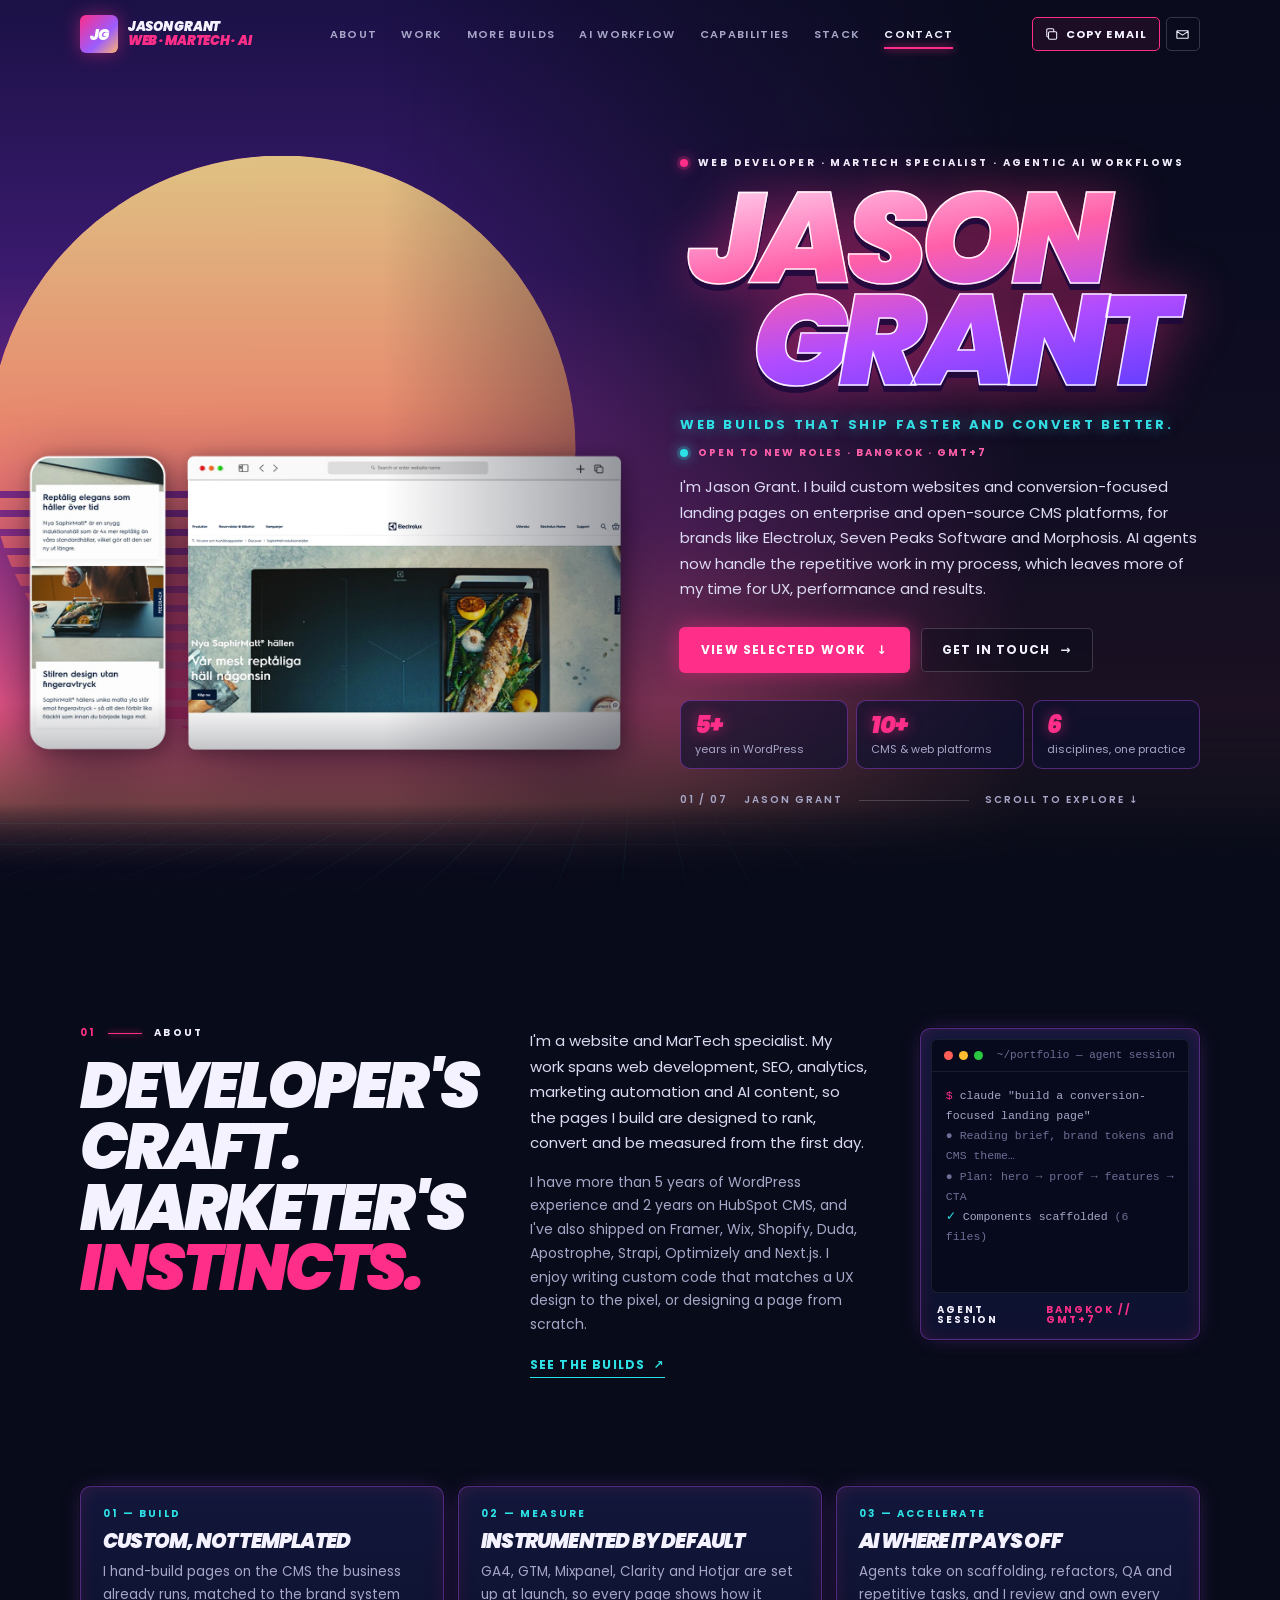
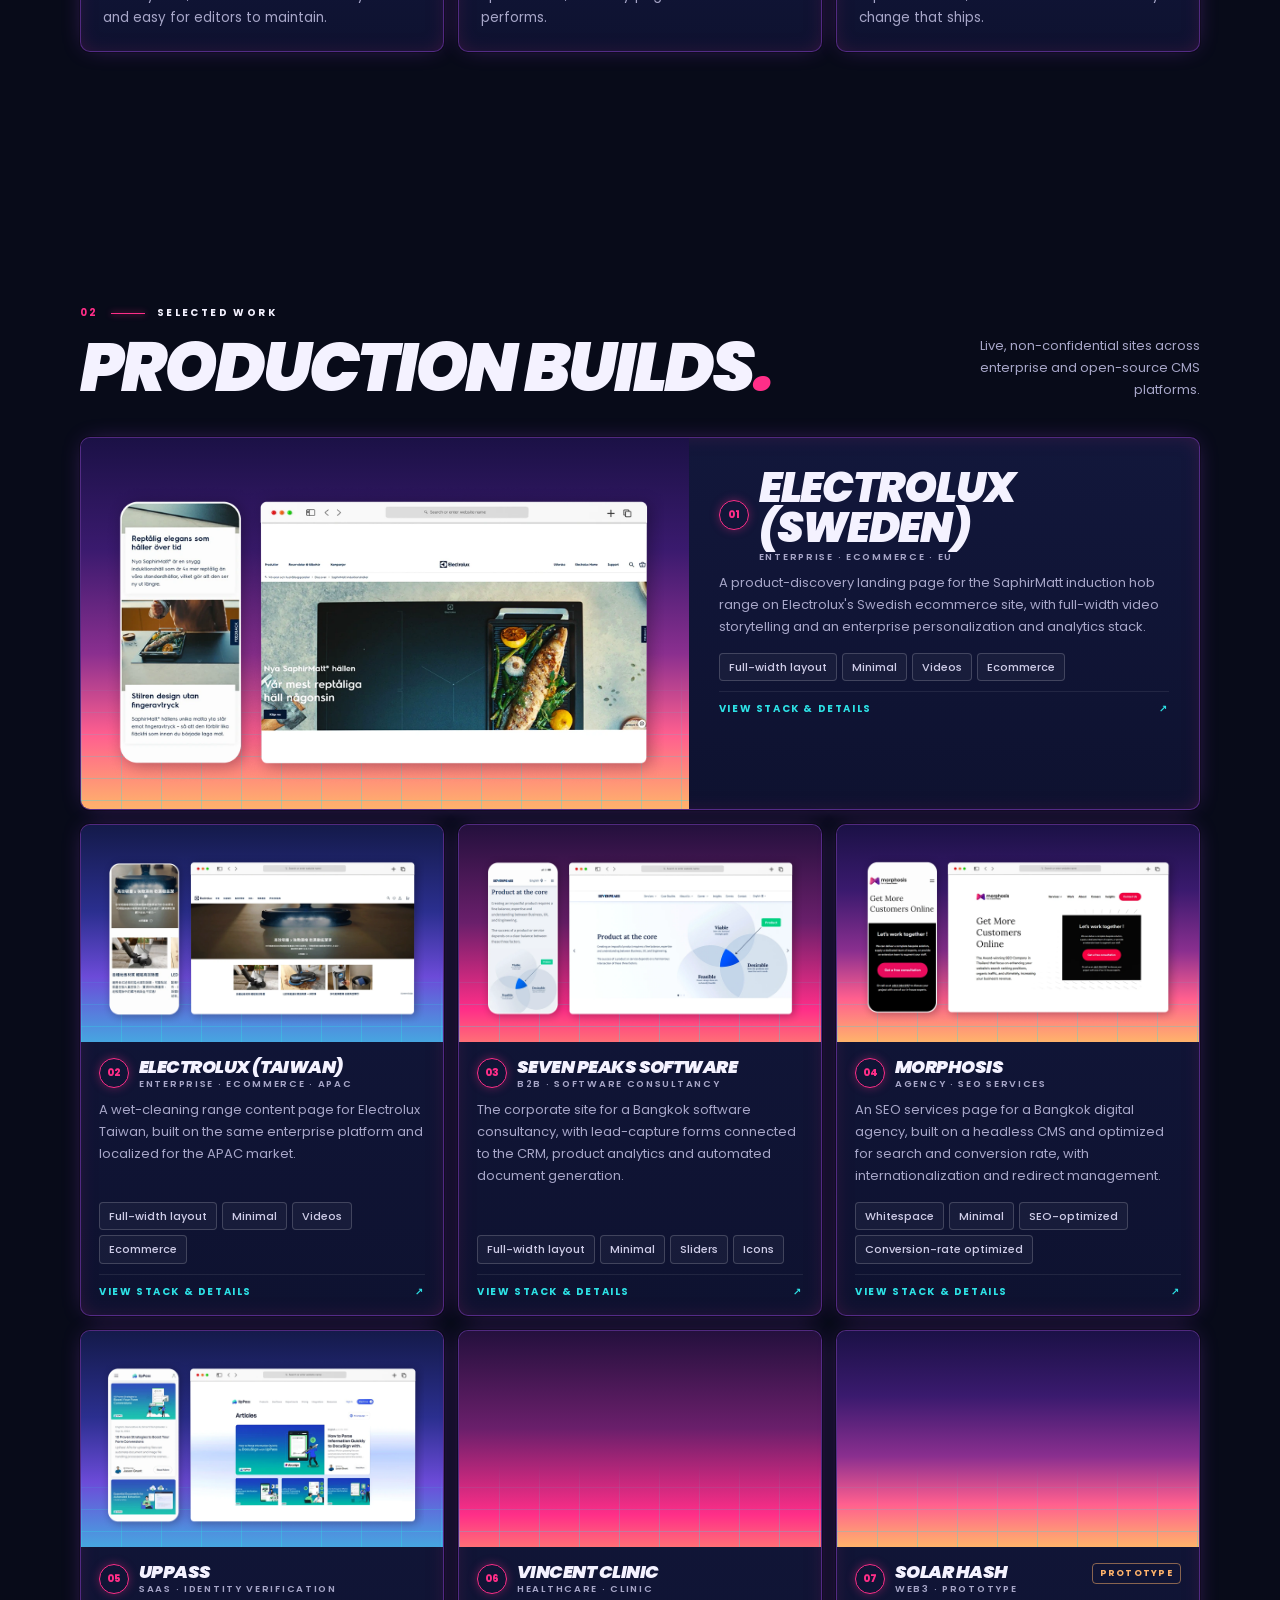
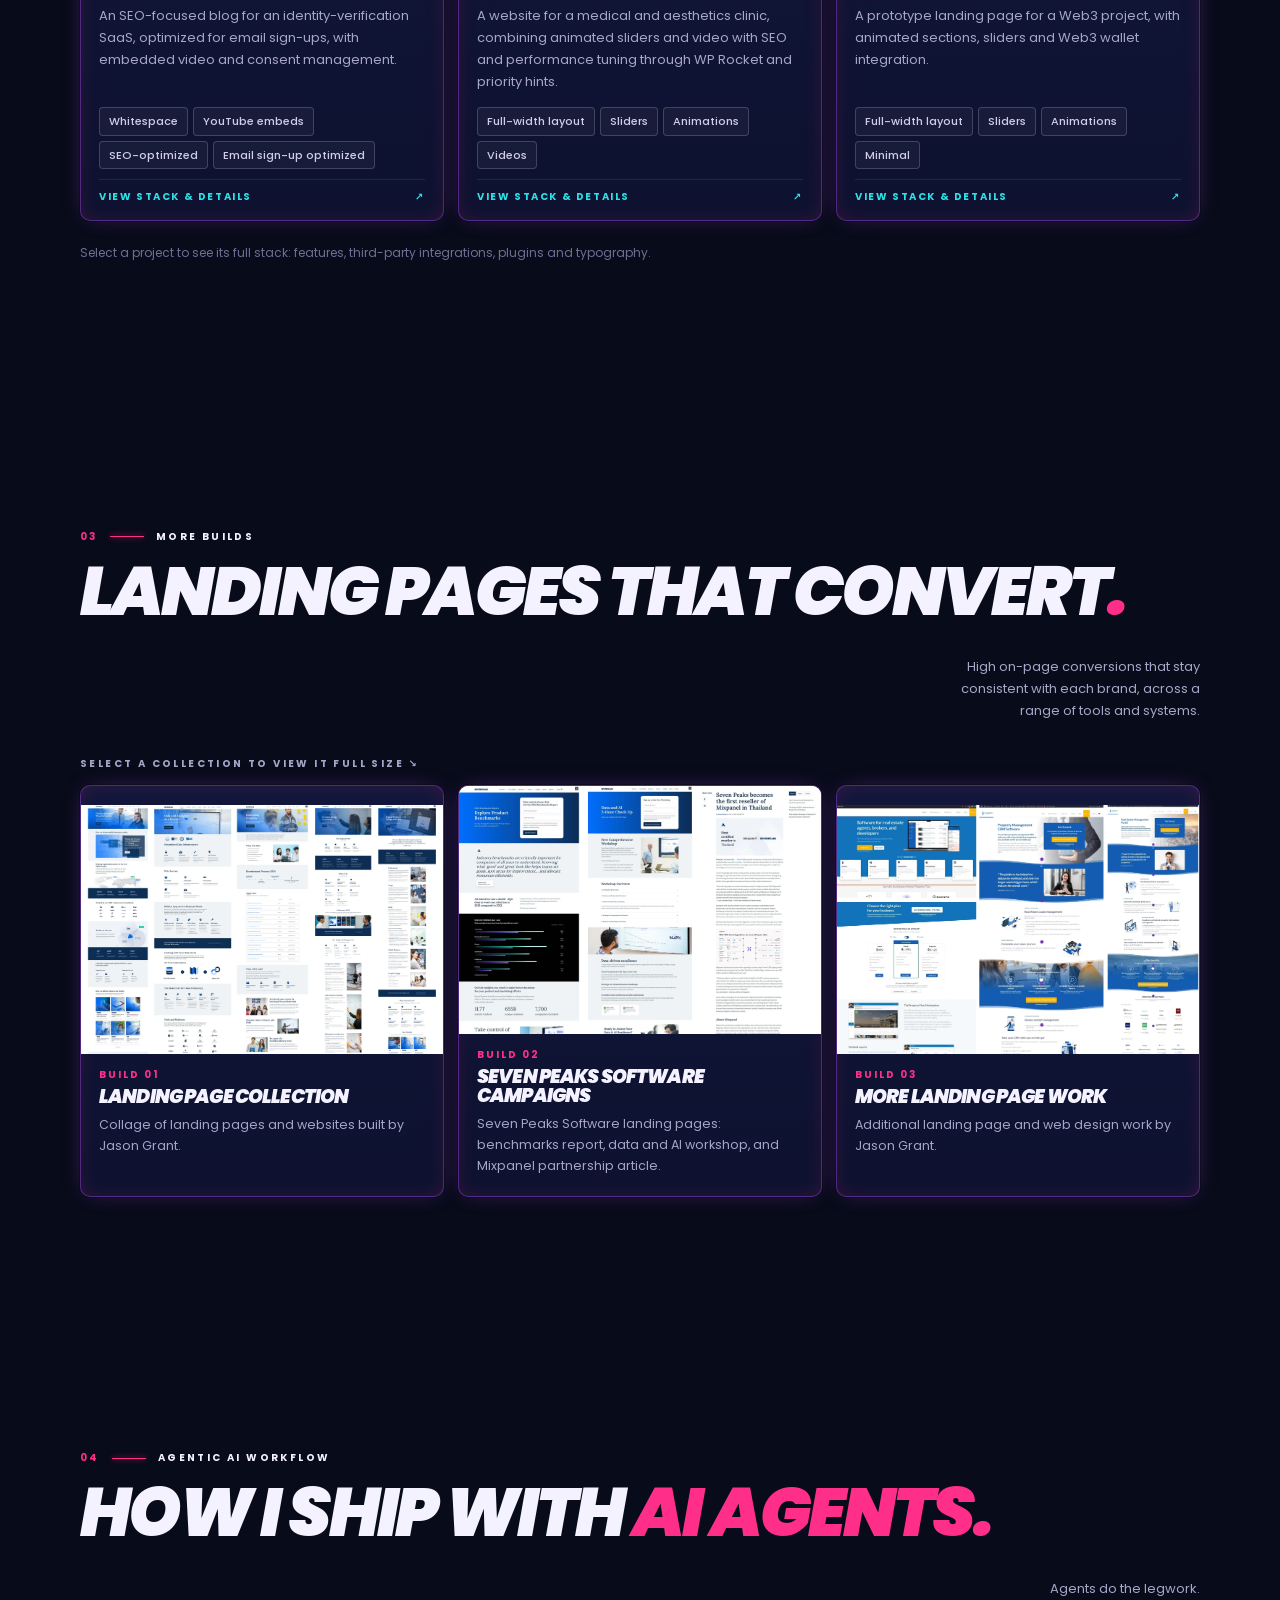
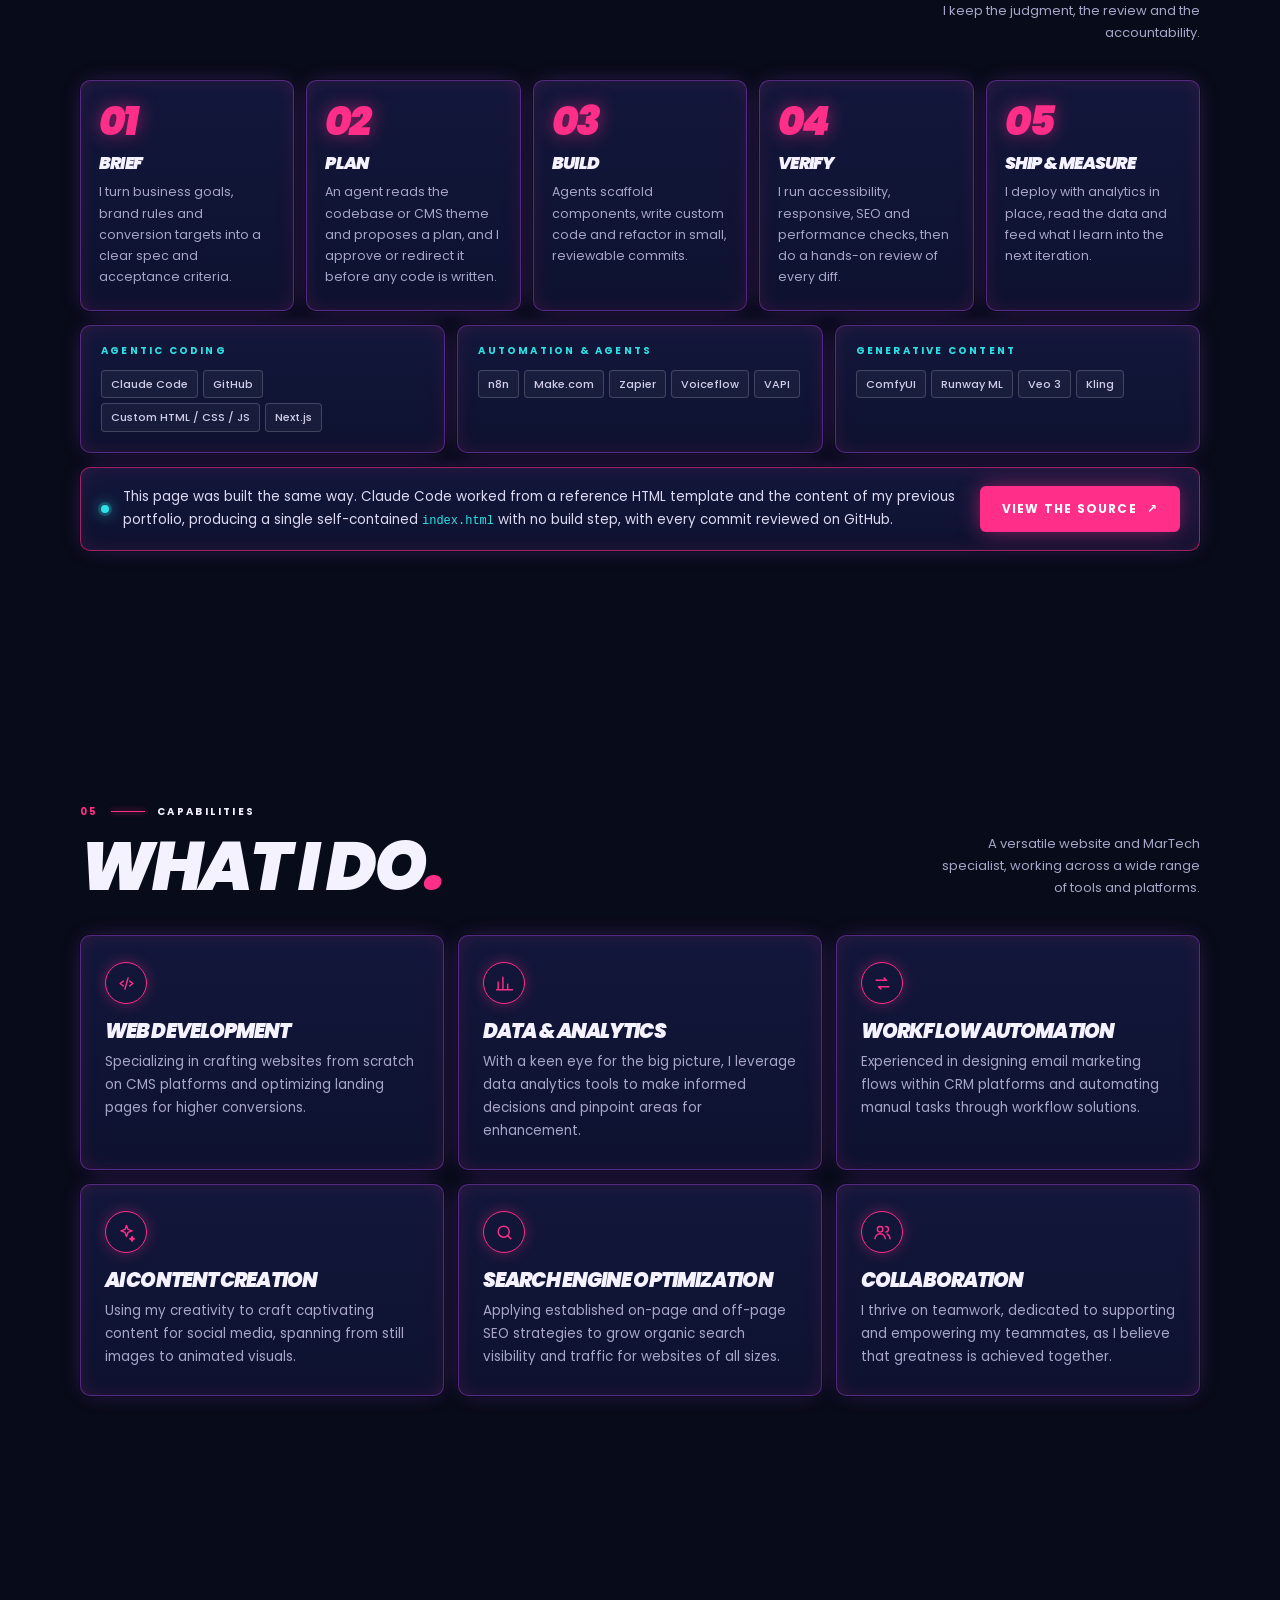
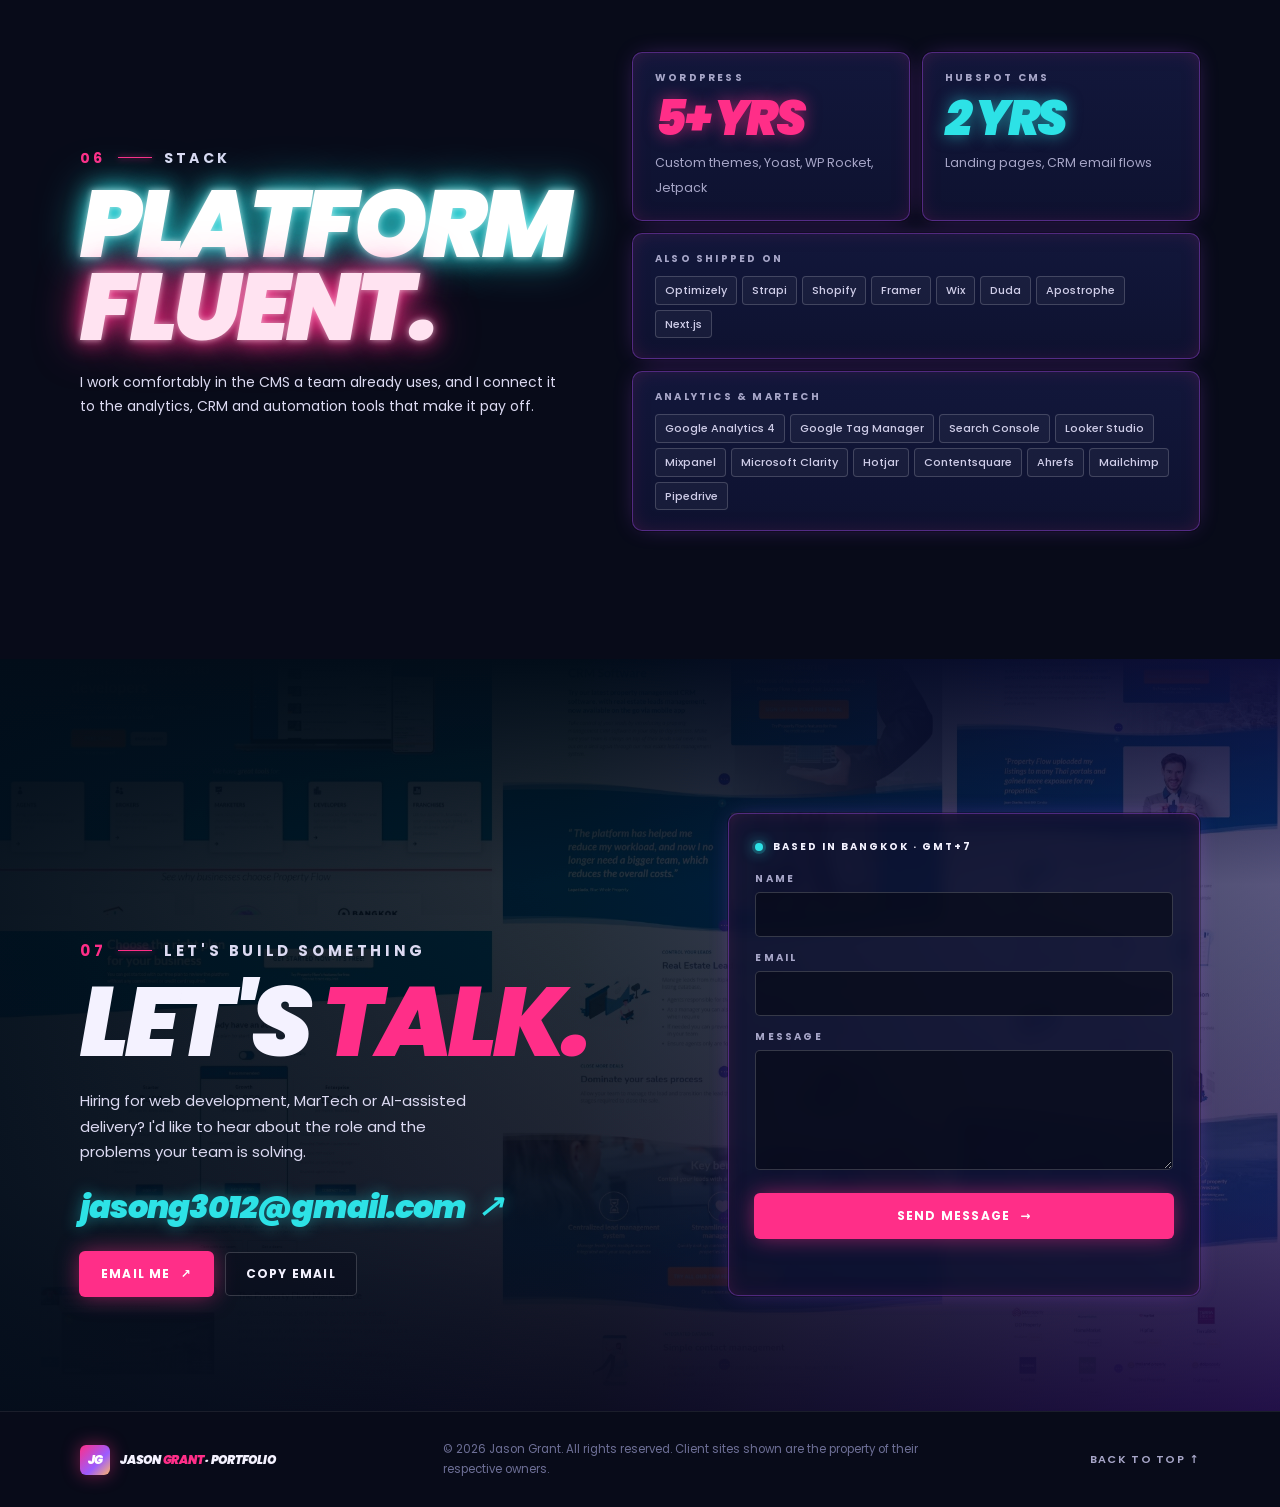
<file: index.html>
<!doctype html>
<html lang="en" class="is-loading">
<head>
<meta charset="utf-8">
<meta name="viewport" content="width=device-width,initial-scale=1">
<meta name="theme-color" content="#080b19">
<meta name="color-scheme" content="dark">
<meta name="description" content="Jason Grant — web developer and MarTech specialist in Bangkok. Custom CMS builds for Electrolux, Seven Peaks Software, Morphosis and more, delivered with agentic, AI-assisted workflows.">
<meta property="og:title" content="Jason Grant — AI-Assisted Web Development Portfolio">
<meta property="og:description" content="Custom CMS builds, conversion-focused landing pages, SEO, analytics and automation — shipped faster with agentic AI workflows.">
<meta property="og:type" content="website">
<meta property="og:image" content="assets/images/elx-eu-web-dev-mockup.webp">
<title>Jason Grant — AI-Assisted Web Development Portfolio</title>
<link rel="preconnect" href="https://fonts.googleapis.com">
<link rel="preconnect" href="https://fonts.gstatic.com" crossorigin>
<link href="https://fonts.googleapis.com/css2?family=Poppins:ital,wght@0,400;0,500;0,600;0,700;1,800;1,900&display=swap" rel="stylesheet">
<style>
:root{
  --bg:#080b19;--bg-2:#0b0f24;--panel:#0e1230;--panel-2:#12173b;
  --line:rgba(255,255,255,.08);--line-2:rgba(255,255,255,.18);
  --neon:rgba(190,80,255,.38);--neon-strong:rgba(255,46,136,.7);
  --text:#f4f2ff;--muted:#a7a6c8;--dim:#6d6f96;
  --pink:#ff2e88;--pink-2:#ff5fa8;--cyan:#2de2e6;--purple:#9b5cff;--orange:#ffb36b;
  --radius:10px;--wrap:1200px;--gutter:clamp(16px,4vw,40px);
  --font:"Poppins",system-ui,-apple-system,"Segoe UI",Roboto,sans-serif;
  --ease:cubic-bezier(.2,.7,.2,1);
  --sunset:linear-gradient(180deg,#1b1146 0%,#3a1a6e 30%,#8a2f8f 58%,#ff5f8f 80%,#ffb36b 100%);
}
*,*::before,*::after{box-sizing:border-box}
html{scroll-behavior:smooth;-webkit-text-size-adjust:100%}
body{margin:0;background:var(--bg);color:var(--text);font:400 15px/1.7 var(--font);overflow-x:hidden;-webkit-font-smoothing:antialiased}
img{max-width:100%;height:auto;display:block}
a{color:inherit}
h1,h2,h3{margin:0;line-height:.95}
p{margin:0 0 1em}
.wrap{width:100%;max-width:var(--wrap);margin:0 auto;padding:0 var(--gutter)}
.sr-only{position:absolute;width:1px;height:1px;padding:0;margin:-1px;overflow:hidden;clip:rect(0,0,0,0);white-space:nowrap;border:0}
.skip-link{position:absolute;left:16px;top:-60px;z-index:200;background:var(--pink);color:#fff;padding:10px 16px;border-radius:6px;font-weight:700;text-decoration:none;transition:top .2s}
.skip-link:focus{top:12px}
:focus-visible{outline:2px solid var(--cyan);outline-offset:3px}

/* Display type: heavy italic uppercase, like the reference template */
.display,.section-heading h2,.display-heading,.work-body h3,.lead h3,.flow-step h3,.cap h3,.contact h2,.dialog-content h2,.neon-heading{
  font-family:var(--font);font-weight:900;font-style:italic;text-transform:uppercase;letter-spacing:-.045em}
.accent{color:var(--pink)}
em.accent,.display-heading em,.contact h2 em{font-style:italic;color:var(--pink)}

/* Loader */
.page-loader{position:fixed;inset:0;z-index:300;display:grid;place-content:center;gap:18px;background:var(--bg);transition:opacity .5s var(--ease),visibility .5s}
html:not(.is-loading) .page-loader{opacity:0;visibility:hidden}
.page-loader-mark{font:900 italic clamp(30px,5vw,48px)/1 var(--font);letter-spacing:-.05em;text-transform:uppercase;text-align:center}
.page-loader-mark span{color:var(--pink)}
.page-loader-track{width:min(260px,70vw);height:3px;background:var(--line);overflow:hidden}
.page-loader-fill{height:100%;width:0;background:linear-gradient(90deg,var(--pink),var(--purple),var(--cyan));transition:width .2s;box-shadow:0 0 12px var(--pink)}
.page-loader-pct{font:600 11px/1 var(--font);letter-spacing:.24em;color:var(--dim);text-align:center}

/* Header */
.site-header{position:fixed;inset:0 0 auto;z-index:100;transition:background .3s,border-color .3s;border-bottom:1px solid transparent}
.site-header.is-scrolled{background:rgba(8,11,25,.88);backdrop-filter:blur(14px);-webkit-backdrop-filter:blur(14px);border-color:var(--line)}
.header-inner{display:flex;align-items:center;gap:24px;height:68px}
.brand{display:flex;align-items:center;gap:10px;text-decoration:none;flex-shrink:0}
.brand-mark{width:38px;height:38px;border-radius:6px;display:grid;place-items:center;font:900 italic 15px/1 var(--font);letter-spacing:-.06em;background:linear-gradient(135deg,var(--pink),var(--purple) 60%,var(--orange));color:#fff;box-shadow:0 0 18px rgba(255,46,136,.45)}
.brand-name{display:flex;flex-direction:column;line-height:1}
.brand-name strong{font:900 italic 13px/1.05 var(--font);letter-spacing:-.02em;text-transform:uppercase}
.brand-name em{font:900 italic 13px/1.05 var(--font);color:var(--pink);text-transform:uppercase;letter-spacing:-.02em}
.main-nav{display:flex;gap:2px;margin:0 auto}
.main-nav a{position:relative;text-decoration:none;font-size:11px;font-weight:600;letter-spacing:.12em;text-transform:uppercase;color:var(--muted);padding:8px 11px;transition:color .2s}
.main-nav a::after{content:"";position:absolute;left:11px;right:11px;bottom:2px;height:2px;background:var(--pink);box-shadow:0 0 8px var(--pink);transform:scaleX(0);transition:transform .25s var(--ease)}
.main-nav a:hover,.main-nav a.is-active{color:var(--text)}
.main-nav a:hover::after,.main-nav a.is-active::after{transform:scaleX(1)}
.header-actions{display:flex;gap:6px;align-items:center}
.copy-email{display:inline-flex;align-items:center;gap:7px;height:34px;padding:0 12px;border-radius:5px;border:1px solid var(--pink);background:rgba(255,46,136,.08);color:var(--text);font:700 11px/1 var(--font);letter-spacing:.1em;text-transform:uppercase;cursor:pointer;transition:background .2s,box-shadow .2s}
.copy-email:hover{background:rgba(255,46,136,.18);box-shadow:0 0 14px rgba(255,46,136,.4)}
.copy-email svg{width:14px;height:14px}
.copy-email.is-copied{border-color:var(--cyan);color:var(--cyan)}
.social-button{width:34px;height:34px;display:grid;place-items:center;border-radius:5px;border:1px solid var(--line-2);color:var(--text);transition:border-color .2s,color .2s,box-shadow .2s}
.social-button:hover{border-color:var(--cyan);color:var(--cyan);box-shadow:0 0 12px rgba(45,226,230,.35)}
.social-button svg{width:15px;height:15px}
.menu-toggle{display:none;width:42px;height:42px;border:1px solid var(--line-2);background:transparent;border-radius:6px;cursor:pointer;flex-direction:column;justify-content:center;align-items:center;gap:5px}
.menu-toggle span{width:18px;height:2px;background:var(--text);transition:transform .25s,opacity .25s}
.menu-toggle[aria-expanded="true"] span:nth-child(1){transform:translateY(7px) rotate(45deg)}
.menu-toggle[aria-expanded="true"] span:nth-child(2){opacity:0}
.menu-toggle[aria-expanded="true"] span:nth-child(3){transform:translateY(-7px) rotate(-45deg)}

/* Buttons */
.button{display:inline-flex;align-items:center;justify-content:center;gap:10px;min-height:44px;padding:0 20px;border-radius:5px;font:700 12px/1 var(--font);letter-spacing:.1em;text-transform:uppercase;text-decoration:none;cursor:pointer;border:1px solid transparent;transition:transform .2s var(--ease),background .2s,border-color .2s,box-shadow .2s}
.button:hover{transform:translateY(-2px)}
.button-primary{background:var(--pink);color:#fff;box-shadow:0 0 0 1px var(--pink),0 0 22px rgba(255,46,136,.55)}
.button-primary:hover{box-shadow:0 0 0 1px var(--pink),0 0 32px rgba(255,46,136,.85)}
.button-outline{border-color:var(--line-2);color:var(--text);background:rgba(8,11,25,.4)}
.button-outline:hover{border-color:var(--text)}
.text-link{display:inline-flex;gap:8px;font-size:12px;font-weight:700;letter-spacing:.1em;text-transform:uppercase;color:var(--cyan);text-decoration:none;border-bottom:1px solid currentColor;padding-bottom:2px}

/* Hero */
.hero{position:relative;min-height:100svh;display:flex;align-items:center;padding:110px 0 56px;overflow:hidden;isolation:isolate}
.hero-art{position:absolute;inset:0;z-index:-3;background:var(--sunset)}
.hero-sun{position:absolute;z-index:-2;left:22%;top:50%;width:min(46vw,620px);aspect-ratio:1;transform:translate(-50%,-50%);border-radius:50%;
  background:linear-gradient(180deg,#ffe08a 0%,#ff9a6b 45%,#ff2e88 100%);
  -webkit-mask-image:repeating-linear-gradient(180deg,#000 0 14px,transparent 14px 20px);mask-image:linear-gradient(180deg,#000 55%,transparent 55%),repeating-linear-gradient(180deg,#000 0 12px,transparent 12px 19px);
  mask-composite:add;-webkit-mask-composite:source-over;opacity:.85;filter:drop-shadow(0 0 60px rgba(255,95,143,.8))}
.hero-floor{position:absolute;z-index:-2;left:-50%;right:-50%;bottom:-2px;height:44%;
  background-image:linear-gradient(rgba(45,226,230,.55) 1px,transparent 1px),linear-gradient(90deg,rgba(45,226,230,.55) 1px,transparent 1px);background-size:70px 46px;
  background-color:#120a2e;transform:perspective(420px) rotateX(62deg);transform-origin:50% 100%;
  -webkit-mask-image:linear-gradient(0deg,#000 20%,transparent 95%);mask-image:linear-gradient(0deg,#000 20%,transparent 95%)}
.hero-mockup{position:absolute;z-index:-1;left:1%;bottom:14%;width:min(49vw,720px);filter:drop-shadow(0 30px 40px rgba(10,4,30,.65))}
.hero-shade{position:absolute;inset:0;z-index:-1;background:linear-gradient(90deg,transparent 30%,rgba(8,11,25,.55) 55%,rgba(8,11,25,.92) 80%),linear-gradient(0deg,var(--bg) 0%,transparent 22%)}
.hero-inner{display:flex;justify-content:flex-end}
.hero-copy{width:min(520px,100%)}
.eyebrow{display:inline-flex;align-items:center;gap:10px;font:700 10px/1.4 var(--font);letter-spacing:.24em;color:var(--text);margin-bottom:18px;text-transform:uppercase}
.glow-dot{flex-shrink:0;width:8px;height:8px;border-radius:50%;background:var(--pink);box-shadow:0 0 0 3px rgba(255,46,136,.2),0 0 14px var(--pink);animation:pulse 2.4s infinite}
.glow-dot.cyan{background:var(--cyan);box-shadow:0 0 0 3px rgba(45,226,230,.2),0 0 14px var(--cyan)}
@keyframes pulse{50%{opacity:.45}}
.wordmark{font:900 italic clamp(68px,10vw,138px)/.8 var(--font);letter-spacing:-.065em;text-transform:uppercase;margin:0 0 22px;
  background:linear-gradient(170deg,#ffd1f0 0%,#ff5fa8 35%,#b04cff 65%,#5a3cff 100%);-webkit-background-clip:text;background-clip:text;color:transparent;
  -webkit-text-stroke:1.5px rgba(255,255,255,.9);filter:drop-shadow(0 6px 0 rgba(30,10,60,.9)) drop-shadow(0 0 26px rgba(255,46,136,.45));padding:0 .2em 0 .06em}
.wordmark{width:max-content}
.wordmark span{display:block}
.wordmark span:last-child{padding-left:.5em}
.hero-tagline{font:700 13px/1.5 var(--font);letter-spacing:.2em;color:var(--cyan);text-transform:uppercase;margin-bottom:12px;text-shadow:0 0 14px rgba(45,226,230,.5)}
.hero-live{display:flex;align-items:center;gap:10px;font:700 10px/1.4 var(--font);letter-spacing:.2em;color:var(--pink-2);text-transform:uppercase;margin-bottom:14px}
.hero-description{font-size:15px;color:#dcdaf2;margin-bottom:26px}
.hero-actions{display:flex;flex-wrap:wrap;gap:12px;margin-bottom:28px}
.hero-stats{display:grid;grid-template-columns:repeat(3,1fr);gap:8px;margin-bottom:26px}
.hero-stat{border:1px solid var(--neon);background:rgba(14,18,48,.65);border-radius:var(--radius);padding:12px 14px}
.hero-stat strong{display:block;font:900 italic 24px/1 var(--font);letter-spacing:-.04em;color:var(--pink);margin-bottom:5px;text-shadow:0 0 14px rgba(255,46,136,.5)}
.hero-stat span{display:block;font-size:11px;line-height:1.3;color:var(--muted)}
.hero-footnote{display:flex;align-items:center;gap:16px;font:600 10px/1 var(--font);letter-spacing:.2em;color:var(--muted);text-transform:uppercase}
.hero-footnote .line{flex:1;max-width:110px;height:1px;background:var(--line-2)}

/* Sections */
.section-shell{padding:clamp(80px,10vw,130px) 0;position:relative}
.section-kicker{display:flex;align-items:center;gap:12px;font:700 10px/1 var(--font);letter-spacing:.24em;color:var(--text);margin-bottom:18px;text-transform:uppercase}
.section-kicker b{color:var(--pink);font-weight:700}
.section-kicker span{width:34px;height:1px;background:var(--pink);box-shadow:0 0 6px var(--pink)}
.section-heading{display:flex;justify-content:space-between;align-items:flex-end;gap:32px;margin-bottom:36px;flex-wrap:wrap}
.section-heading h2{font-size:clamp(38px,5.6vw,68px)}
.section-heading>p{color:var(--muted);font-size:13px;max-width:34ch;margin:0 0 0 auto;text-align:right}
.section-footnote{margin-top:22px;font-size:12px;color:var(--dim)}
.neon-card{background:linear-gradient(180deg,var(--panel-2),var(--panel));border:1px solid var(--neon);border-radius:var(--radius);box-shadow:0 0 0 1px rgba(0,0,0,.3),0 0 24px -8px rgba(176,76,255,.45),inset 0 0 30px -18px rgba(255,46,136,.5)}

/* About / briefing */
.briefing-grid{display:grid;grid-template-columns:1fr 1.15fr .95fr;gap:clamp(28px,4vw,56px);align-items:start}
.display-heading{font-size:clamp(40px,5vw,64px)}
.display-heading em{display:inline}
.briefing-copy p{font-size:15px;color:#dcdaf2}
.briefing-copy p.muted{color:var(--muted);font-size:14px}
.briefing-signal{padding:10px}
.briefing-signal .signal-meta{display:flex;justify-content:space-between;padding:12px 6px 4px;font:700 10px/1 var(--font);letter-spacing:.2em;text-transform:uppercase}
.briefing-signal .signal-meta b{color:var(--pink)}
.terminal{background:#070a1c;border-radius:6px;overflow:hidden;border:1px solid var(--line)}
.terminal-bar{display:flex;align-items:center;gap:6px;padding:10px 12px;border-bottom:1px solid var(--line)}
.terminal-bar i{width:9px;height:9px;border-radius:50%;background:#ff5f57}
.terminal-bar i:nth-child(2){background:#febc2e}.terminal-bar i:nth-child(3){background:#28c840}
.terminal-bar span{margin-left:8px;font:500 11px/1 ui-monospace,SFMono-Regular,Menlo,monospace;color:var(--dim)}
.terminal-body{padding:14px;font:11.5px/1.75 ui-monospace,SFMono-Regular,Menlo,Consolas,monospace;color:var(--muted);min-height:220px}
.terminal-body .p{color:var(--pink)}.terminal-body .ok{color:var(--cyan)}.terminal-body .c{color:var(--dim)}
.terminal-body .cursor{display:inline-block;width:7px;height:13px;background:var(--pink);vertical-align:-2px;animation:blink 1s steps(1) infinite}
@keyframes blink{50%{opacity:0}}
.principles{display:grid;grid-template-columns:repeat(3,1fr);gap:14px;margin-top:56px;grid-column:1/-1}
.principle{padding:22px}
.principle b{display:block;font:700 10px/1 var(--font);letter-spacing:.22em;color:var(--cyan);margin-bottom:12px}
.principle h3{font:900 italic 20px/1 var(--font);letter-spacing:-.04em;text-transform:uppercase;margin-bottom:10px}
.principle p{color:var(--muted);font-size:13.5px;margin:0}

/* Work grid (crew-style tiles) */
.work-grid{display:grid;grid-template-columns:repeat(3,1fr);gap:14px}
.work-card{position:relative;display:flex;flex-direction:column;overflow:hidden;cursor:pointer;text-align:left;color:inherit;font:inherit;padding:0;transition:transform .35s var(--ease),border-color .3s,box-shadow .35s}
.work-card:hover{transform:translateY(-5px);border-color:var(--neon-strong);box-shadow:0 0 0 1px rgba(255,46,136,.35),0 0 34px -6px rgba(255,46,136,.55)}
.work-card.is-featured{grid-column:1/-1;flex-direction:row}
.work-visual{position:relative;background:var(--sunset);aspect-ratio:1440/860;overflow:hidden}
.work-visual::after{content:"";position:absolute;inset:auto 0 0;height:38%;background-image:linear-gradient(rgba(45,226,230,.35) 1px,transparent 1px),linear-gradient(90deg,rgba(45,226,230,.35) 1px,transparent 1px);background-size:40px 22px;-webkit-mask-image:linear-gradient(0deg,#000,transparent);mask-image:linear-gradient(0deg,#000,transparent);pointer-events:none}
.work-card:nth-child(3n+2) .work-visual{background:linear-gradient(180deg,#141a4a 0%,#2b2f8f 40%,#6c4bd8 70%,#2de2e6 120%)}
.work-card:nth-child(3n) .work-visual{background:linear-gradient(180deg,#24103d 0%,#6a1f6b 45%,#ff2e88 85%,#ff9a6b 110%)}
.work-visual img{position:relative;z-index:1;width:100%;height:100%;object-fit:contain;padding:6% 4% 4%;transition:transform .6s var(--ease)}
.work-card:hover .work-visual img{transform:scale(1.05)}
.work-card.is-featured .work-visual{flex:1.35;aspect-ratio:auto;min-height:340px}
.work-body{padding:16px 18px 18px;display:flex;flex-direction:column;gap:10px;flex:1}
.work-card.is-featured .work-body{padding:30px;justify-content:center}
.work-tag{display:flex;align-items:center;gap:10px}
.work-icon{flex-shrink:0;width:30px;height:30px;border-radius:50%;display:grid;place-items:center;border:1px solid var(--pink);color:var(--pink);font:800 10px/1 var(--font);box-shadow:0 0 10px rgba(255,46,136,.35)}
.work-tag div{display:flex;flex-direction:column;gap:3px;min-width:0}
.work-body h3{font-size:18px;letter-spacing:-.03em}
.work-card.is-featured .work-body h3{font-size:clamp(28px,3.4vw,42px)}
.work-kicker{font:600 9.5px/1.2 var(--font);letter-spacing:.18em;color:var(--muted);text-transform:uppercase}
.work-body>p{color:var(--muted);font-size:13px;margin:0}
.badge{margin-left:auto;align-self:flex-start;font:700 9px/1 var(--font);letter-spacing:.14em;color:var(--orange);border:1px solid rgba(255,179,107,.5);padding:5px 7px;border-radius:4px;text-transform:uppercase}
.chips{display:flex;flex-wrap:wrap;gap:5px}
.work-body .chips{margin-top:auto;padding-top:4px}
.chip{font-size:11px;font-weight:500;padding:4px 9px;border-radius:4px;background:rgba(255,255,255,.04);border:1px solid var(--line-2);color:#cfcde8;white-space:nowrap}
.work-cta{display:flex;align-items:center;justify-content:space-between;padding-top:12px;border-top:1px solid var(--line);font:700 10px/1 var(--font);letter-spacing:.16em;text-transform:uppercase;color:var(--cyan)}

/* More builds (local leads) */
.lead-grid{display:grid;grid-template-columns:repeat(3,1fr);gap:14px}
.lead{overflow:hidden;cursor:zoom-in;padding:0;text-align:left;color:inherit;font:inherit;transition:transform .35s var(--ease),box-shadow .35s,border-color .3s}
.lead:hover{transform:translateY(-5px);border-color:var(--neon-strong);box-shadow:0 0 34px -6px rgba(255,46,136,.55)}
.lead-visual{overflow:hidden;background:#fff}
.lead-visual img{width:100%;aspect-ratio:16/11;object-fit:cover;object-position:top;transition:transform .6s var(--ease)}
.lead:hover .lead-visual img{transform:scale(1.04)}
.lead-body{padding:16px 18px 20px}
.lead-num{display:block;font:700 10px/1 var(--font);letter-spacing:.2em;color:var(--pink);margin-bottom:8px}
.lead h3{font-size:19px;margin-bottom:8px}
.lead p{font-size:12.5px;color:var(--muted);margin:0}
.map-instruction{font:700 10px/1 var(--font);letter-spacing:.24em;color:var(--muted);margin:0 0 16px;text-transform:uppercase}

/* Workflow (how-to-buy steps) */
.flow{display:grid;grid-template-columns:repeat(5,1fr);gap:12px;list-style:none;margin:0;padding:0}
.flow-step{padding:20px 18px 22px}
.step-num{display:block;font:900 italic 40px/1 var(--font);letter-spacing:-.05em;color:var(--pink);margin-bottom:14px;text-shadow:0 0 18px rgba(255,46,136,.55)}
.flow-step h3{font-size:17px;margin-bottom:10px}
.flow-step p{color:var(--muted);font-size:12.5px;margin:0}
.toolbelt{margin-top:14px;display:grid;grid-template-columns:repeat(3,1fr);gap:12px}
.tool-group{padding:20px}
.tool-group h3{font:700 10px/1 var(--font);letter-spacing:.22em;color:var(--cyan);margin-bottom:14px;text-transform:uppercase}
.callout{margin-top:14px;display:flex;gap:18px;align-items:center;justify-content:space-between;padding:18px 20px;border-color:rgba(255,46,136,.6)}
.callout-text{display:flex;gap:14px;align-items:center}
.callout p{margin:0;font-size:13.5px;color:#dcdaf2}
.callout code{font:12px ui-monospace,Menlo,monospace;color:var(--cyan)}
.callout .button{flex-shrink:0}

/* Capabilities */
.cap-grid{display:grid;grid-template-columns:repeat(3,1fr);gap:14px}
.cap{padding:26px 24px;transition:transform .35s var(--ease),box-shadow .35s,border-color .3s}
.cap:hover{transform:translateY(-4px);border-color:var(--neon-strong)}
.cap-icon{width:42px;height:42px;border-radius:50%;display:grid;place-items:center;border:1px solid var(--pink);color:var(--pink);margin-bottom:18px;box-shadow:0 0 14px rgba(255,46,136,.35)}
.cap-icon svg{width:19px;height:19px}
.cap h3{font-size:20px;margin-bottom:10px}
.cap p{color:var(--muted);font-size:13.5px;margin:0}

/* Stack (tokenomics) */
.stack-layout{display:grid;grid-template-columns:.85fr 1.15fr;gap:clamp(32px,5vw,64px);align-items:center}
.neon-heading{font-size:clamp(52px,7.4vw,98px);line-height:.88;margin-bottom:22px;color:#fff;
  text-shadow:0 0 6px rgba(255,255,255,.6),0 0 22px var(--cyan),0 0 46px rgba(45,226,230,.6)}
.neon-heading em{font-style:italic;color:#ffe3f1;text-shadow:0 0 6px rgba(255,255,255,.6),0 0 22px var(--pink),0 0 46px rgba(255,46,136,.7)}
.stack-intro p{color:#dcdaf2;font-size:14px}
.stack-cards{display:grid;grid-template-columns:1fr 1fr;gap:12px}
.stack-card{padding:20px 22px}
.stack-card.wide{grid-column:1/-1}
.stack-label{display:block;font:700 10px/1 var(--font);letter-spacing:.22em;color:var(--muted);margin-bottom:12px;text-transform:uppercase}
.stack-label small{color:var(--dim);margin-left:6px;font-size:9px}
.stack-big{display:block;font:900 italic clamp(34px,4vw,48px)/1 var(--font);letter-spacing:-.05em;text-transform:uppercase;margin-bottom:6px;color:var(--pink);text-shadow:0 0 16px rgba(255,46,136,.55)}
.stack-card:nth-child(2) .stack-big,.stack-card:nth-child(4) .stack-big{color:var(--cyan);text-shadow:0 0 16px rgba(45,226,230,.55)}
.stack-card em{font-style:normal;color:var(--muted);font-size:12.5px}

/* Contact (community) */
.contact{position:relative;padding:clamp(100px,12vw,160px) 0 clamp(80px,9vw,120px);overflow:hidden;isolation:isolate}
.contact-bg{position:absolute;inset:0;z-index:-1;background:
  linear-gradient(180deg,var(--bg) 0%,rgba(8,11,25,.35) 30%,rgba(8,11,25,.55) 70%,var(--bg) 100%),
  url("assets/images/web-portfolio-hd-3.webp") center 30%/cover no-repeat;filter:saturate(1.2) hue-rotate(-20deg)}
.contact-bg::after{content:"";position:absolute;inset:0;background:linear-gradient(90deg,rgba(8,11,25,.94) 0%,rgba(8,11,25,.78) 45%,rgba(40,12,70,.55) 100%),linear-gradient(0deg,rgba(255,46,136,.18),transparent 60%)}
.contact-content{display:grid;grid-template-columns:1.1fr .9fr;gap:clamp(32px,6vw,72px);align-items:end}
.contact h2{font-size:clamp(48px,7.6vw,104px);margin-bottom:20px}
.contact-copy>p{color:#dcdaf2;font-size:15px;max-width:46ch}
.contact-email{display:inline-flex;align-items:center;gap:12px;margin:8px 0 26px;font:900 italic clamp(20px,2.8vw,32px)/1.2 var(--font);letter-spacing:-.03em;text-decoration:none;color:var(--cyan);text-shadow:0 0 16px rgba(45,226,230,.45);word-break:break-all}
.contact-links{display:flex;flex-wrap:wrap;gap:12px}
.contact-form{padding:26px;background:rgba(14,18,48,.82);backdrop-filter:blur(8px);-webkit-backdrop-filter:blur(8px)}
.contact-form label{display:block;font:700 10px/1 var(--font);letter-spacing:.22em;color:var(--muted);margin:0 0 8px;text-transform:uppercase}
.contact-form input,.contact-form textarea{width:100%;background:rgba(8,11,25,.7);border:1px solid var(--line-2);border-radius:5px;color:var(--text);font:400 14px/1.5 var(--font);padding:11px 13px;margin-bottom:16px;transition:border-color .2s,box-shadow .2s}
.contact-form input:focus,.contact-form textarea:focus{outline:none;border-color:var(--pink);box-shadow:0 0 12px rgba(255,46,136,.35)}
.contact-form textarea{min-height:120px;resize:vertical}
.contact-form .button{width:100%}
.form-status{min-height:1.5em;margin:12px 0 0;font-size:13px;color:var(--cyan)}
.availability{display:flex;align-items:center;gap:10px;font:700 10px/1.4 var(--font);letter-spacing:.2em;text-transform:uppercase;color:var(--text);margin-bottom:20px}

/* Footer */
.footer{border-top:1px solid var(--line);padding:28px 0}
.footer-inner{display:flex;justify-content:space-between;align-items:center;gap:24px;flex-wrap:wrap;font-size:11.5px;color:var(--dim)}
.footer-brand{display:flex;align-items:center;gap:10px;text-decoration:none}
.footer-brand .brand-mark{width:30px;height:30px;font-size:12px}
.footer-brand span:last-child{font:900 italic 12px/1 var(--font);text-transform:uppercase;color:var(--text);letter-spacing:-.02em}
.footer-brand span:last-child em{color:var(--pink)}
.footer-inner p{margin:0;max-width:60ch}
.back-to-top{color:var(--muted);text-decoration:none;font-weight:600;font-size:11px;letter-spacing:.12em;text-transform:uppercase}
.back-to-top:hover{color:var(--text)}

/* Dialog */
.detail-dialog{width:min(960px,calc(100vw - 32px));max-height:calc(100svh - 32px);padding:0;border:1px solid var(--neon-strong);border-radius:12px;background:var(--bg-2);color:var(--text);overflow:auto;box-shadow:0 0 50px -10px rgba(255,46,136,.5)}
.detail-dialog::backdrop{background:rgba(4,6,14,.82);backdrop-filter:blur(6px)}
.detail-dialog[open]{animation:pop .35s var(--ease)}
@keyframes pop{from{opacity:0;transform:translateY(16px) scale(.98)}}
.dialog-shell{position:relative}
.dialog-close{position:absolute;top:12px;right:12px;z-index:2;width:40px;height:40px;border-radius:6px;border:1px solid var(--line-2);background:rgba(8,11,25,.8);color:#fff;font-size:22px;line-height:1;cursor:pointer}
.dialog-close:hover{border-color:var(--pink)}
.dialog-visual{background:var(--sunset)}
.dialog-visual.is-photo{background:#fff}
.dialog-visual img{width:100%;max-height:58svh;object-fit:contain;padding:3%}
.dialog-visual.is-photo img{padding:0}
.dialog-content{padding:26px clamp(20px,4vw,38px) 34px}
.dialog-content h2{font-size:clamp(30px,4vw,46px);margin-bottom:14px}
.dialog-content>p{color:var(--muted)}
.spec-list{display:grid;grid-template-columns:1fr 1fr;gap:18px 28px;margin:20px 0 26px}
.spec-list dt{font:700 10px/1 var(--font);letter-spacing:.22em;color:var(--cyan);margin-bottom:10px;text-transform:uppercase}
.spec-list dd{margin:0}
.dialog-actions{display:flex;flex-wrap:wrap;gap:12px}

/* Reveal */
.reveal{opacity:0;transform:translateY(26px);transition:opacity .8s var(--ease),transform .8s var(--ease)}
.reveal.is-visible{opacity:1;transform:none}

/* Responsive */
@media (max-width:1100px){
  .main-nav a{padding:8px 7px;font-size:10px}
  .main-nav a::after{left:7px;right:7px}
  .copy-email span{display:none}
  .flow{grid-template-columns:repeat(3,1fr)}
  .briefing-grid{grid-template-columns:1fr 1fr}
  .briefing-signal{grid-column:1/-1;max-width:560px}
}
@media (max-width:900px){
  .menu-toggle{display:flex}
  .header-actions{margin-left:auto}
  .main-nav{position:fixed;inset:68px 0 auto;flex-direction:column;gap:2px;margin:0;padding:14px var(--gutter) 22px;background:rgba(8,11,25,.97);border-bottom:1px solid var(--line);transform:translateY(-8px);opacity:0;visibility:hidden;transition:opacity .25s,transform .25s,visibility .25s}
  .main-nav.is-open{opacity:1;transform:none;visibility:visible}
  .main-nav a{font-size:14px;padding:14px 4px}
  .main-nav a::after{left:4px;right:auto;width:28px}
  .site-header:has(.main-nav.is-open){background:rgba(8,11,25,.97)}
  .hero{align-items:flex-end;padding-top:90px}
  .hero-sun{left:50%;top:26%;width:70vw}
  .hero-mockup{left:50%;transform:translateX(-50%);top:84px;bottom:auto;width:min(92vw,620px)}
  .hero-shade{background:linear-gradient(0deg,var(--bg) 0%,rgba(8,11,25,.92) 45%,rgba(8,11,25,.2) 72%,transparent 100%)}
  .hero-inner{justify-content:flex-start;padding-top:min(56vw,370px)}
  .briefing-grid,.stack-layout,.contact-content{grid-template-columns:1fr}
  .principles,.cap-grid,.toolbelt,.work-grid,.lead-grid{grid-template-columns:1fr 1fr}
  .work-card.is-featured{flex-direction:column}
  .work-card.is-featured .work-visual{min-height:0;aspect-ratio:1440/860}
  .section-heading>p{text-align:left;margin-left:0}
  .callout{flex-direction:column;align-items:flex-start}
}
@media (max-width:640px){
  .work-grid,.principles,.cap-grid,.toolbelt,.lead-grid,.stack-cards,.spec-list,.flow{grid-template-columns:1fr}
  .header-inner{gap:10px}
  .brand-name{display:none}
  .hero-footnote .line,.hero-footnote span:last-child{display:none}
  .hero-stat strong{font-size:20px}
}
@media (prefers-reduced-motion:reduce){
  *,*::before,*::after{animation:none!important;transition:none!important;scroll-behavior:auto!important}
  .reveal{opacity:1;transform:none}
}
</style>
<script>
/* Loader: counts to 100 as the window loads, then fades out. */
(function(){
  var start=Date.now(),pct=0,done=false;
  function tick(){
    var el=document.querySelector('.page-loader-pct'),fill=document.querySelector('.page-loader-fill');
    pct=done?100:Math.min(pct+Math.random()*12,90);
    if(el){el.textContent=Math.round(pct)+'%';fill.style.width=pct+'%'}
    if(pct<100)setTimeout(tick,90);
    else setTimeout(function(){document.documentElement.classList.remove('is-loading');var l=document.getElementById('page-loader');if(l)l.setAttribute('aria-busy','false')},180);
  }
  window.addEventListener('load',function(){var wait=Math.max(0,500-(Date.now()-start));setTimeout(function(){done=true},wait)});
  setTimeout(function(){done=true},4000);
  document.addEventListener('DOMContentLoaded',tick);
})();
</script>
</head>
<body>
<div class="page-loader" id="page-loader" role="progressbar" aria-busy="true" aria-valuemin="0" aria-valuemax="100" aria-label="Loading Jason Grant portfolio">
  <div class="page-loader-mark">Jason <span>Grant</span></div>
  <div class="page-loader-track" aria-hidden="true"><div class="page-loader-fill"></div></div>
  <div class="page-loader-pct">0%</div>
</div>
<a class="skip-link" href="#main">Skip to content</a>

<header class="site-header" id="top">
  <div class="header-inner wrap">
    <a class="brand" href="#home" aria-label="Jason Grant, back to top"><span class="brand-mark" aria-hidden="true">JG</span><span class="brand-name"><strong>Jason Grant</strong><em>Web · MarTech · AI</em></span></a>
    <nav class="main-nav" id="main-nav" aria-label="Main navigation">
      <a href="#about">About</a><a href="#work">Work</a><a href="#more-work">More builds</a><a href="#workflow">AI workflow</a><a href="#capabilities">Capabilities</a><a href="#stack">Stack</a><a href="#contact">Contact</a>
    </nav>
    <div class="header-actions">
      <button class="copy-email" type="button" data-copy-email title="Copy email address"><svg viewBox="0 0 24 24" aria-hidden="true"><path d="M8 8h10a2 2 0 0 1 2 2v9a2 2 0 0 1-2 2H8a2 2 0 0 1-2-2v-9a2 2 0 0 1 2-2Zm7 0V5a2 2 0 0 0-2-2H5a2 2 0 0 0-2 2v10a2 2 0 0 0 2 2h1" fill="none" stroke="currentColor" stroke-width="1.8" stroke-linecap="round" stroke-linejoin="round"/></svg><span>Copy email</span></button>
      <a class="social-button" href="mailto:jasong3012@gmail.com" aria-label="Email Jason Grant" title="Email"><svg viewBox="0 0 24 24" aria-hidden="true"><path fill="none" stroke="currentColor" stroke-width="1.8" stroke-linecap="round" stroke-linejoin="round" d="M4 6h16a1 1 0 0 1 1 1v10a1 1 0 0 1-1 1H4a1 1 0 0 1-1-1V7a1 1 0 0 1 1-1Zm-1 1 9 6 9-6"/></svg></a>
    </div>
    <button class="menu-toggle" type="button" aria-expanded="false" aria-controls="main-nav"><span></span><span></span><span></span><b class="sr-only">Toggle navigation</b></button>
  </div>
  <span class="sr-only" id="copy-status" role="status" aria-live="polite"></span>
</header>

<main id="main">
  <!-- HERO -->
  <section class="hero" id="home" aria-label="Introduction">
    <div class="hero-art" aria-hidden="true"></div>
    <div class="hero-sun" aria-hidden="true"></div>
    <div class="hero-floor" aria-hidden="true"></div>
    <img class="hero-mockup" src="assets/images/elx-eu-web-dev-mockup.webp" alt="" width="1440" height="800" fetchpriority="high" decoding="async">
    <div class="hero-shade" aria-hidden="true"></div>
    <div class="hero-inner wrap">
      <div class="hero-copy">
        <p class="eyebrow"><span class="glow-dot"></span> Web developer · MarTech specialist · Agentic AI workflows</p>
        <h1 class="wordmark"><span>Jason</span><span>Grant</span></h1>
        <p class="hero-tagline">Web builds that ship faster and convert better.</p>
        <p class="hero-live"><span class="glow-dot cyan"></span> Open to new roles · Bangkok · GMT+7</p>
        <p class="hero-description">I'm Jason Grant. I build custom websites and conversion-focused landing pages on enterprise and open-source CMS platforms, for brands like Electrolux, Seven Peaks Software and Morphosis. AI agents now handle the repetitive work in my process, which leaves more of my time for UX, performance and results.</p>
        <div class="hero-actions">
          <a class="button button-primary" href="#work">View selected work <span aria-hidden="true">↓</span></a>
          <a class="button button-outline" href="#contact">Get in touch <span aria-hidden="true">→</span></a>
        </div>
        <div class="hero-stats">
          <div class="hero-stat"><strong>5+</strong><span>years in WordPress</span></div>
          <div class="hero-stat"><strong>10+</strong><span>CMS &amp; web platforms</span></div>
          <div class="hero-stat"><strong>6</strong><span>disciplines, one practice</span></div>
        </div>
        <div class="hero-footnote"><span>01 / 07</span><span>Jason Grant</span><span class="line"></span><span>Scroll to explore ↓</span></div>
      </div>
    </div>
  </section>

  <!-- ABOUT -->
  <section class="section-shell" id="about">
    <div class="wrap briefing-grid">
      <div class="reveal">
        <p class="section-kicker"><b>01</b> <span></span> About</p>
        <h2 class="display-heading">Developer's craft.<br>Marketer's <em>instincts.</em></h2>
      </div>
      <div class="briefing-copy reveal">
        <p>I'm a website and MarTech specialist. My work spans web development, SEO, analytics, marketing automation and AI content, so the pages I build are designed to rank, convert and be measured from the first day.</p>
        <p class="muted">I have more than 5 years of WordPress experience and 2 years on HubSpot CMS, and I've also shipped on Framer, Wix, Shopify, Duda, Apostrophe, Strapi, Optimizely and Next.js. I enjoy writing custom code that matches a UX design to the pixel, or designing a page from scratch.</p>
        <a class="text-link" href="#work">See the builds <span aria-hidden="true">↗</span></a>
      </div>
      <div class="briefing-signal neon-card reveal" aria-hidden="true">
        <div class="terminal">
          <div class="terminal-bar"><i></i><i></i><i></i><span>~/portfolio — agent session</span></div>
          <div class="terminal-body" id="terminal-body"></div>
        </div>
        <div class="signal-meta"><span>Agent session</span><b>Bangkok // GMT+7</b></div>
      </div>
      <div class="principles">
        <div class="principle neon-card reveal"><b>01 — BUILD</b><h3>Custom, not templated</h3><p>I hand-build pages on the CMS the business already runs, matched to the brand system and easy for editors to maintain.</p></div>
        <div class="principle neon-card reveal"><b>02 — MEASURE</b><h3>Instrumented by default</h3><p>GA4, GTM, Mixpanel, Clarity and Hotjar are set up at launch, so every page shows how it performs.</p></div>
        <div class="principle neon-card reveal"><b>03 — ACCELERATE</b><h3>AI where it pays off</h3><p>Agents take on scaffolding, refactors, QA and repetitive tasks, and I review and own every change that ships.</p></div>
      </div>
    </div>
  </section>

  <!-- WORK -->
  <section class="section-shell" id="work">
    <div class="wrap">
      <div class="section-heading reveal">
        <div><p class="section-kicker"><b>02</b> <span></span> Selected work</p><h2>Production builds<span class="accent">.</span></h2></div>
        <p>Live, non-confidential sites across enterprise and open-source CMS platforms.</p>
      </div>
      <div class="work-grid" id="work-grid"></div>
      <p class="section-footnote">Select a project to see its full stack: features, third-party integrations, plugins and typography.</p>
    </div>
  </section>

  <!-- MORE BUILDS -->
  <section class="section-shell" id="more-work">
    <div class="wrap">
      <div class="section-heading reveal">
        <div><p class="section-kicker"><b>03</b> <span></span> More builds</p><h2>Landing pages that convert<span class="accent">.</span></h2></div>
        <p>High on-page conversions that stay consistent with each brand, across a range of tools and systems.</p>
      </div>
      <p class="map-instruction">Select a collection to view it full size <span aria-hidden="true">↘</span></p>
      <div class="lead-grid" id="lead-grid"></div>
    </div>
  </section>

  <!-- AGENTIC WORKFLOW -->
  <section class="section-shell" id="workflow">
    <div class="wrap">
      <div class="section-heading reveal">
        <div><p class="section-kicker"><b>04</b> <span></span> Agentic AI workflow</p><h2>How I ship with <em class="accent">AI agents.</em></h2></div>
        <p>Agents do the legwork.<br>I keep the judgment, the review and the accountability.</p>
      </div>
      <ol class="flow">
        <li class="flow-step neon-card reveal"><span class="step-num">01</span><h3>Brief</h3><p>I turn business goals, brand rules and conversion targets into a clear spec and acceptance criteria.</p></li>
        <li class="flow-step neon-card reveal"><span class="step-num">02</span><h3>Plan</h3><p>An agent reads the codebase or CMS theme and proposes a plan, and I approve or redirect it before any code is written.</p></li>
        <li class="flow-step neon-card reveal"><span class="step-num">03</span><h3>Build</h3><p>Agents scaffold components, write custom code and refactor in small, reviewable commits.</p></li>
        <li class="flow-step neon-card reveal"><span class="step-num">04</span><h3>Verify</h3><p>I run accessibility, responsive, SEO and performance checks, then do a hands-on review of every diff.</p></li>
        <li class="flow-step neon-card reveal"><span class="step-num">05</span><h3>Ship &amp; measure</h3><p>I deploy with analytics in place, read the data and feed what I learn into the next iteration.</p></li>
      </ol>
      <div class="toolbelt">
        <div class="tool-group neon-card reveal"><h3>Agentic coding</h3><div class="chips"><span class="chip">Claude Code</span><span class="chip">GitHub</span><span class="chip">Custom HTML / CSS / JS</span><span class="chip">Next.js</span></div></div>
        <div class="tool-group neon-card reveal"><h3>Automation &amp; agents</h3><div class="chips"><span class="chip">n8n</span><span class="chip">Make.com</span><span class="chip">Zapier</span><span class="chip">Voiceflow</span><span class="chip">VAPI</span></div></div>
        <div class="tool-group neon-card reveal"><h3>Generative content</h3><div class="chips"><span class="chip">ComfyUI</span><span class="chip">Runway ML</span><span class="chip">Veo 3</span><span class="chip">Kling</span></div></div>
      </div>
      <div class="callout neon-card reveal">
        <div class="callout-text"><span class="glow-dot cyan" aria-hidden="true"></span><p>This page was built the same way. Claude Code worked from a reference HTML template and the content of my previous portfolio, producing a single self-contained <code>index.html</code> with no build step, with every commit reviewed on GitHub.</p></div>
        <a class="button button-primary" href="https://github.com/jasong3012/web-development-portfolio" target="_blank" rel="noopener noreferrer">View the source <span aria-hidden="true">↗</span></a>
      </div>
    </div>
  </section>

  <!-- CAPABILITIES -->
  <section class="section-shell" id="capabilities">
    <div class="wrap">
      <div class="section-heading reveal">
        <div><p class="section-kicker"><b>05</b> <span></span> Capabilities</p><h2>What I do<span class="accent">.</span></h2></div>
        <p>A versatile website and MarTech specialist, working across a wide range of tools and platforms.</p>
      </div>
      <div class="cap-grid">
        <article class="cap neon-card reveal"><div class="cap-icon"><svg viewBox="0 0 24 24" fill="none" stroke="currentColor" stroke-width="1.8" stroke-linecap="round" stroke-linejoin="round" aria-hidden="true"><path d="m8 9-4 3 4 3M16 9l4 3-4 3M14 5l-4 14"/></svg></div><h3>Web Development</h3><p>Specializing in crafting websites from scratch on CMS platforms and optimizing landing pages for higher conversions.</p></article>
        <article class="cap neon-card reveal"><div class="cap-icon"><svg viewBox="0 0 24 24" fill="none" stroke="currentColor" stroke-width="1.8" stroke-linecap="round" stroke-linejoin="round" aria-hidden="true"><path d="M4 20V10M10 20V4M16 20v-7M22 20H2"/></svg></div><h3>Data &amp; Analytics</h3><p>With a keen eye for the big picture, I leverage data analytics tools to make informed decisions and pinpoint areas for enhancement.</p></article>
        <article class="cap neon-card reveal"><div class="cap-icon"><svg viewBox="0 0 24 24" fill="none" stroke="currentColor" stroke-width="1.8" stroke-linecap="round" stroke-linejoin="round" aria-hidden="true"><path d="M4 8h13l-3-3M20 16H7l3 3"/></svg></div><h3>Workflow Automation</h3><p>Experienced in designing email marketing flows within CRM platforms and automating manual tasks through workflow solutions.</p></article>
        <article class="cap neon-card reveal"><div class="cap-icon"><svg viewBox="0 0 24 24" fill="none" stroke="currentColor" stroke-width="1.8" stroke-linecap="round" stroke-linejoin="round" aria-hidden="true"><path d="M12 3l1.9 5.1L19 10l-5.1 1.9L12 17l-1.9-5.1L5 10l5.1-1.9L12 3ZM19 17l.8 2.2L22 20l-2.2.8L19 23l-.8-2.2L16 20l2.2-.8L19 17Z"/></svg></div><h3>AI Content Creation</h3><p>Using my creativity to craft captivating content for social media, spanning from still images to animated visuals.</p></article>
        <article class="cap neon-card reveal"><div class="cap-icon"><svg viewBox="0 0 24 24" fill="none" stroke="currentColor" stroke-width="1.8" stroke-linecap="round" stroke-linejoin="round" aria-hidden="true"><circle cx="11" cy="11" r="7"/><path d="m20 20-4-4"/></svg></div><h3>Search Engine Optimization</h3><p>Applying established on-page and off-page SEO strategies to grow organic search visibility and traffic for websites of all sizes.</p></article>
        <article class="cap neon-card reveal"><div class="cap-icon"><svg viewBox="0 0 24 24" fill="none" stroke="currentColor" stroke-width="1.8" stroke-linecap="round" stroke-linejoin="round" aria-hidden="true"><circle cx="9" cy="8" r="3.5"/><path d="M2.5 20a6.5 6.5 0 0 1 13 0M16 4.5a3.5 3.5 0 0 1 0 7M18 14a6.5 6.5 0 0 1 3.5 6"/></svg></div><h3>Collaboration</h3><p>I thrive on teamwork, dedicated to supporting and empowering my teammates, as I believe that greatness is achieved together.</p></article>
      </div>
    </div>
  </section>

  <!-- STACK -->
  <section class="section-shell" id="stack">
    <div class="wrap stack-layout">
      <div class="stack-intro reveal">
        <p class="section-kicker"><b>06</b> <span></span> Stack</p>
        <h2 class="neon-heading">Platform<br><em>fluent.</em></h2>
        <p>I work comfortably in the CMS a team already uses, and I connect it to the analytics, CRM and automation tools that make it pay off.</p>
      </div>
      <div class="stack-cards">
        <div class="stack-card neon-card reveal"><span class="stack-label">WordPress</span><span class="stack-big">5+ yrs</span><em>Custom themes, Yoast, WP Rocket, Jetpack</em></div>
        <div class="stack-card neon-card reveal"><span class="stack-label">HubSpot CMS</span><span class="stack-big">2 yrs</span><em>Landing pages, CRM email flows</em></div>
        <div class="stack-card wide neon-card reveal"><span class="stack-label">Also shipped on</span><div class="chips"><span class="chip">Optimizely</span><span class="chip">Strapi</span><span class="chip">Shopify</span><span class="chip">Framer</span><span class="chip">Wix</span><span class="chip">Duda</span><span class="chip">Apostrophe</span><span class="chip">Next.js</span></div></div>
        <div class="stack-card wide neon-card reveal"><span class="stack-label">Analytics &amp; MarTech</span><div class="chips"><span class="chip">Google Analytics 4</span><span class="chip">Google Tag Manager</span><span class="chip">Search Console</span><span class="chip">Looker Studio</span><span class="chip">Mixpanel</span><span class="chip">Microsoft Clarity</span><span class="chip">Hotjar</span><span class="chip">Contentsquare</span><span class="chip">Ahrefs</span><span class="chip">Mailchimp</span><span class="chip">Pipedrive</span></div></div>
      </div>
    </div>
  </section>

  <!-- CONTACT -->
  <section class="contact" id="contact">
    <div class="contact-bg" aria-hidden="true"></div>
    <div class="wrap contact-content">
      <div class="contact-copy reveal">
        <p class="section-kicker"><b>07</b> <span></span> Let's build something</p>
        <h2>Let's <em>talk.</em></h2>
        <p>Hiring for web development, MarTech or AI-assisted delivery? I'd like to hear about the role and the problems your team is solving.</p>
        <a class="contact-email" href="mailto:jasong3012@gmail.com">jasong3012@gmail.com <span aria-hidden="true">↗</span></a>
        <div class="contact-links">
          <a class="button button-primary" href="mailto:jasong3012@gmail.com?subject=Opportunity%20for%20Jason%20Grant">Email me <span aria-hidden="true">↗</span></a>
          <button class="button button-outline" type="button" data-copy-email>Copy email</button>
        </div>
      </div>
      <form class="contact-form neon-card reveal" id="contact-form" action="https://formspree.io/f/mkndpgqe" method="POST">
        <p class="availability"><span class="glow-dot cyan" aria-hidden="true"></span> Based in Bangkok · GMT+7</p>
        <label for="cf-name">Name</label>
        <input id="cf-name" name="name" type="text" autocomplete="name" required>
        <label for="cf-email">Email</label>
        <input id="cf-email" name="email" type="email" autocomplete="email" required>
        <label for="cf-message">Message</label>
        <textarea id="cf-message" name="message" required></textarea>
        <button class="button button-primary" type="submit">Send message <span aria-hidden="true">→</span></button>
        <p class="form-status" id="form-status" role="status" aria-live="polite"></p>
      </form>
    </div>
  </section>
</main>

<footer class="footer">
  <div class="wrap footer-inner">
    <a class="footer-brand" href="#home"><span class="brand-mark" aria-hidden="true">JG</span><span>Jason <em>Grant</em> · Portfolio</span></a>
    <p>© <span id="year">2026</span> Jason Grant. All rights reserved. Client sites shown are the property of their respective owners.</p>
    <a href="#top" class="back-to-top">Back to top ↑</a>
  </div>
</footer>

<dialog class="detail-dialog" id="detail-dialog" aria-labelledby="dialog-title">
  <div class="dialog-shell">
    <button class="dialog-close" id="dialog-close" type="button" aria-label="Close details">×</button>
    <div class="dialog-visual" id="dialog-visual"><img id="dialog-image" alt="" width="1440" height="800" decoding="async"></div>
    <div class="dialog-content">
      <p class="section-kicker" id="dialog-kicker"></p>
      <h2 id="dialog-title"></h2>
      <p id="dialog-text"></p>
      <dl class="spec-list" id="dialog-specs"></dl>
      <div class="dialog-actions">
        <a class="button button-primary" id="dialog-visit" target="_blank" rel="noopener noreferrer">Visit live site <span aria-hidden="true">↗</span></a>
        <button class="button button-outline" type="button" id="dialog-back">Back to projects</button>
      </div>
    </div>
  </div>
</dialog>

<script>
(function(){
  'use strict';
  var EMAIL='jasong3012@gmail.com';

  var PROJECTS=[
    {name:'Electrolux (Sweden)',kicker:'Enterprise · Ecommerce · EU',featured:true,url:'https://www.electrolux.se/discover/saphirmatt-induction-hobs/',img:'assets/images/elx-eu-web-dev-mockup.webp',
     summary:'A product-discovery landing page for the SaphirMatt induction hob range on Electrolux\'s Swedish ecommerce site, with full-width video storytelling and an enterprise personalization and analytics stack.',
     features:['Full-width layout','Minimal','Videos','Ecommerce','Blog'],integrations:['Contentsquare','Microsoft Clarity','Facebook Pixel','TikTok Pixel','Instana'],plugins:['Dynamic Yield','Genesys Cloud','Qualtrics'],fonts:['Noto Sans']},
    {name:'Electrolux (Taiwan)',kicker:'Enterprise · Ecommerce · APAC',url:'https://www.electrolux.com.tw/blog/wet-cleaning-range/',img:'assets/images/elx-apac-web-dev-mockup.webp',
     summary:'A wet-cleaning range content page for Electrolux Taiwan, built on the same enterprise platform and localized for the APAC market.',
     features:['Full-width layout','Minimal','Videos','Ecommerce','Blog'],integrations:['Contentsquare','Microsoft Clarity','Facebook Pixel','TikTok Pixel','Instana'],plugins:['Dynamic Yield','Genesys Cloud','Qualtrics'],fonts:['Noto Sans']},
    {name:'Seven Peaks Software',kicker:'B2B · Software consultancy',url:'https://sevenpeakssoftware.com/',img:'assets/images/sps-web-dev-mockup.webp',
     summary:'The corporate site for a Bangkok software consultancy, with lead-capture forms connected to the CRM, product analytics and automated document generation.',
     features:['Full-width layout','Minimal','Sliders','Icons','Blog'],integrations:['Mixpanel','Google Analytics','Microsoft Clarity','Albacross','Facebook Pixel'],plugins:['Mailchimp','Zapier','Pipedrive','Google Sheets','Form Submission PDF Generator','LitePics'],fonts:['Lora','Source Sans Pro']},
    {name:'Morphosis',kicker:'Agency · SEO services',url:'https://morphos.is/services/seo-company-in-bangkok',img:'assets/images/mph-web-dev-mockup.webp',
     summary:'An SEO services page for a Bangkok digital agency, built on a headless CMS and optimized for search and conversion rate, with internationalization and redirect management.',
     features:['Whitespace','Minimal','SEO-optimized','Conversion-rate optimized','Blog'],integrations:['Mixpanel','Google Analytics','Google Tag Manager','Google Font API','Microsoft Clarity','Hotjar','Facebook Pixel','Clutch widget'],plugins:['Media Library','REST Cache','Content Manager','Publisher','Email','Redirects','Internationalization','SEO'],fonts:['Poppins']},
    {name:'UpPass',kicker:'SaaS · Identity verification',url:'https://www.uppass.io/blog/',img:'assets/images/upp-web-dev-mockup.webp',
     summary:'An SEO-focused blog for an identity-verification SaaS, optimized for email sign-ups, with embedded video and consent management.',
     features:['Whitespace','YouTube embeds','SEO-optimized','Email sign-up optimized','Blog'],integrations:['Google Analytics','Hotjar','LinkedIn Insight Tag','CookieHub','Keen Slider','Lodash','Priority Hints'],plugins:['Yoast SEO','Jetpack','Recent Posts Widget With Thumbnails'],fonts:['Sans-serif']},
    {name:'Vincent Clinic',kicker:'Healthcare · Clinic',url:'https://vincent.clinic/en',img:'assets/images/clinic-web-dev-mockup.webp',
     summary:'A website for a medical and aesthetics clinic, combining animated sliders and video with SEO and performance tuning through WP Rocket and priority hints.',
     features:['Full-width layout','Sliders','Animations','Videos','SEO-optimized','Blog'],integrations:['YouTube','Google Analytics','Google Tag Manager','Microsoft Clarity','Facebook Pixel','Ahrefs','Webpack','Priority Hints'],plugins:['Yoast SEO','WPCode','WP Rocket'],fonts:['Sans-serif']},
    {name:'Solar Hash',kicker:'Web3 · Prototype',prototype:true,img:'assets/images/solarhash-web-dev-mockup.webp',
     summary:'A prototype landing page for a Web3 project, with animated sections, sliders and Web3 wallet integration.',
     features:['Full-width layout','Sliders','Animations','Minimal','Icons','Web3 wallet integration'],integrations:[],plugins:[],fonts:['Inter']}
  ];

  var GALLERY=[
    {src:'assets/images/website-portfolio-list-1.webp',title:'Landing page collection',alt:'Collage of landing pages and websites built by Jason Grant'},
    {src:'assets/images/web-portfolio-hd-1.webp',title:'Seven Peaks Software campaigns',alt:'Seven Peaks Software landing pages: benchmarks report, data and AI workshop, and Mixpanel partnership article'},
    {src:'assets/images/web-portfolio-hd-3.webp',title:'More landing page work',alt:'Additional landing page and web design work by Jason Grant'}
  ];

  function esc(s){return String(s).replace(/[&<>"']/g,function(c){return {'&':'&amp;','<':'&lt;','>':'&gt;','"':'&quot;',"'":'&#39;'}[c]})}
  function pad(n){return String(n).padStart(2,'0')}

  /* Render work grid */
  var grid=document.getElementById('work-grid');
  grid.innerHTML=PROJECTS.map(function(p,i){
    var chips=p.features.slice(0,4).map(function(f){return '<span class="chip">'+esc(f)+'</span>'}).join('');
    return '<button class="work-card neon-card reveal'+(p.featured?' is-featured':'')+'" type="button" data-project="'+i+'">'+
      '<div class="work-visual"><img src="'+p.img+'" alt="'+esc(p.name)+' website shown on desktop and mobile" width="1440" height="800" loading="lazy" decoding="async"></div>'+
      '<div class="work-body"><div class="work-tag"><span class="work-icon" aria-hidden="true">'+pad(i+1)+'</span><div><h3>'+esc(p.name)+'</h3><span class="work-kicker">'+esc(p.kicker)+'</span></div>'+(p.prototype?'<span class="badge">Prototype</span>':'')+'</div>'+
      '<p>'+esc(p.summary)+'</p><div class="chips">'+chips+'</div>'+
      '<div class="work-cta"><span>View stack &amp; details</span><span aria-hidden="true">↗</span></div></div></button>';
  }).join('');

  /* Render more builds */
  var leads=document.getElementById('lead-grid');
  leads.innerHTML=GALLERY.map(function(g,i){
    return '<button class="lead neon-card reveal" type="button" data-gallery="'+i+'">'+
      '<div class="lead-visual"><img src="'+g.src+'" alt="'+esc(g.alt)+'" width="2000" height="1545" loading="lazy" decoding="async"></div>'+
      '<div class="lead-body"><span class="lead-num">BUILD '+pad(i+1)+'</span><h3>'+esc(g.title)+'</h3><p>'+esc(g.alt)+'.</p></div></button>';
  }).join('');

  /* Dialog */
  var dlg=document.getElementById('detail-dialog'),visual=document.getElementById('dialog-visual'),lastFocus=null;
  function specRow(label,items){return items&&items.length?'<div><dt>'+label+'</dt><dd class="chips">'+items.map(function(x){return '<span class="chip">'+esc(x)+'</span>'}).join('')+'</dd></div>':''}
  function openProject(i){
    var p=PROJECTS[i];lastFocus=document.activeElement;
    visual.classList.remove('is-photo');
    var img=document.getElementById('dialog-image');img.src=p.img;img.alt=p.name+' website shown on desktop and mobile';
    document.getElementById('dialog-kicker').textContent=p.kicker;
    document.getElementById('dialog-title').textContent=p.name;
    document.getElementById('dialog-text').textContent=p.summary;
    var specs=document.getElementById('dialog-specs');
    specs.innerHTML=specRow('Features',p.features)+specRow('Third-party integrations',p.integrations)+specRow('Plugins',p.plugins)+specRow('Fonts',p.fonts);
    specs.hidden=false;
    var v=document.getElementById('dialog-visit');
    if(p.url){v.href=p.url;v.hidden=false}else{v.hidden=true}
    showDialog();
  }
  function openGallery(i){
    var g=GALLERY[i];lastFocus=document.activeElement;
    visual.classList.add('is-photo');
    var img=document.getElementById('dialog-image');img.src=g.src;img.alt=g.alt;
    document.getElementById('dialog-kicker').textContent='More builds';
    document.getElementById('dialog-title').textContent=g.title;
    document.getElementById('dialog-text').textContent='Landing pages built for high on-page conversion and consistency with each brand.';
    document.getElementById('dialog-specs').hidden=true;
    document.getElementById('dialog-visit').hidden=true;
    showDialog();
  }
  function showDialog(){
    if(typeof dlg.showModal==='function'){dlg.showModal()}else{dlg.setAttribute('open','')}
    document.body.style.overflow='hidden';
  }
  function closeDialog(){if(dlg.open){dlg.close?dlg.close():dlg.removeAttribute('open')}}
  dlg.addEventListener('close',function(){document.body.style.overflow='';if(lastFocus)lastFocus.focus()});
  dlg.addEventListener('click',function(e){if(e.target===dlg)closeDialog()});
  document.getElementById('dialog-close').addEventListener('click',closeDialog);
  document.getElementById('dialog-back').addEventListener('click',closeDialog);
  grid.addEventListener('click',function(e){var c=e.target.closest('[data-project]');if(c)openProject(+c.dataset.project)});
  leads.addEventListener('click',function(e){var c=e.target.closest('[data-gallery]');if(c)openGallery(+c.dataset.gallery)});

  /* Mobile menu */
  var toggle=document.querySelector('.menu-toggle'),nav=document.getElementById('main-nav');
  function setMenu(open){toggle.setAttribute('aria-expanded',String(open));nav.classList.toggle('is-open',open)}
  toggle.addEventListener('click',function(){setMenu(toggle.getAttribute('aria-expanded')!=='true')});
  nav.addEventListener('click',function(e){if(e.target.closest('a'))setMenu(false)});
  document.addEventListener('keydown',function(e){if(e.key==='Escape')setMenu(false)});

  /* Header state + active nav link */
  var header=document.querySelector('.site-header');
  function onScroll(){header.classList.toggle('is-scrolled',window.scrollY>20)}
  window.addEventListener('scroll',onScroll,{passive:true});onScroll();
  var links=[].slice.call(nav.querySelectorAll('a'));
  if('IntersectionObserver' in window){
    var secObs=new IntersectionObserver(function(entries){entries.forEach(function(en){if(en.isIntersecting){links.forEach(function(a){a.classList.toggle('is-active',a.getAttribute('href')==='#'+en.target.id)})}})},{rootMargin:'-45% 0px -50% 0px'});
    links.forEach(function(a){var s=document.querySelector(a.getAttribute('href'));if(s)secObs.observe(s)});
    var revObs=new IntersectionObserver(function(entries){entries.forEach(function(en){if(en.isIntersecting){en.target.classList.add('is-visible');revObs.unobserve(en.target)}})},{rootMargin:'0px 0px -8% 0px'});
    document.querySelectorAll('.reveal').forEach(function(el){revObs.observe(el)});
  }else{document.querySelectorAll('.reveal').forEach(function(el){el.classList.add('is-visible')})}

  /* Copy email */
  var status=document.getElementById('copy-status');
  function fallbackCopy(t){var ta=document.createElement('textarea');ta.value=t;ta.setAttribute('readonly','');ta.style.position='absolute';ta.style.left='-9999px';document.body.appendChild(ta);ta.select();try{document.execCommand('copy')}catch(e){}document.body.removeChild(ta)}
  document.querySelectorAll('[data-copy-email]').forEach(function(btn){
    btn.addEventListener('click',function(){
      var done=function(){
        status.textContent='Email address copied';
        var label=btn.querySelector('span')||btn,orig=label.textContent;
        btn.classList.add('is-copied');label.textContent='Copied!';
        setTimeout(function(){btn.classList.remove('is-copied');label.textContent=orig;status.textContent=''},1800);
      };
      if(navigator.clipboard&&window.isSecureContext){navigator.clipboard.writeText(EMAIL).then(done,function(){fallbackCopy(EMAIL);done()})}else{fallbackCopy(EMAIL);done()}
    });
  });

  /* Contact form: submit to Formspree without leaving the page */
  var form=document.getElementById('contact-form'),fstat=document.getElementById('form-status');
  form.addEventListener('submit',function(e){
    if(!window.fetch)return;
    e.preventDefault();
    var btn=form.querySelector('button[type="submit"]');btn.disabled=true;fstat.textContent='Sending…';
    fetch(form.action,{method:'POST',body:new FormData(form),headers:{Accept:'application/json'}})
      .then(function(r){if(!r.ok)throw new Error();form.reset();fstat.textContent='Thanks, your message was sent. I\'ll be in touch soon.'})
      .catch(function(){fstat.textContent='The message could not be sent. Please email '+EMAIL+' directly.'})
      .finally(function(){btn.disabled=false});
  });

  /* Terminal typing animation */
  var LINES=[
    '<span class="p">$</span> claude "build a conversion-focused landing page"',
    '<span class="c">● Reading brief, brand tokens and CMS theme…</span>',
    '<span class="c">● Plan: hero → proof → features → CTA</span>',
    '<span class="ok">✓</span> Components scaffolded <span class="c">(6 files)</span>',
    '<span class="ok">✓</span> Responsive, a11y &amp; SEO checks passed',
    '<span class="ok">✓</span> GA4 + GTM events wired',
    '<span class="p">$</span> git push <span class="c"># reviewed by Jason</span>'
  ];
  var body=document.getElementById('terminal-body');
  var reduce=window.matchMedia&&window.matchMedia('(prefers-reduced-motion: reduce)').matches;
  if(reduce){body.innerHTML=LINES.map(function(l){return '<div>'+l+'</div>'}).join('')}
  else{
    var li=0;
    (function next(){
      if(li>=LINES.length){body.insertAdjacentHTML('beforeend','<div><span class="p">$</span> <span class="cursor"></span></div>');return}
      body.insertAdjacentHTML('beforeend','<div>'+LINES[li]+'</div>');li++;
      setTimeout(next,li===1?900:650);
    })();
  }

  document.getElementById('year').textContent=new Date().getFullYear();
})();
</script>
</body>
</html>
</file>
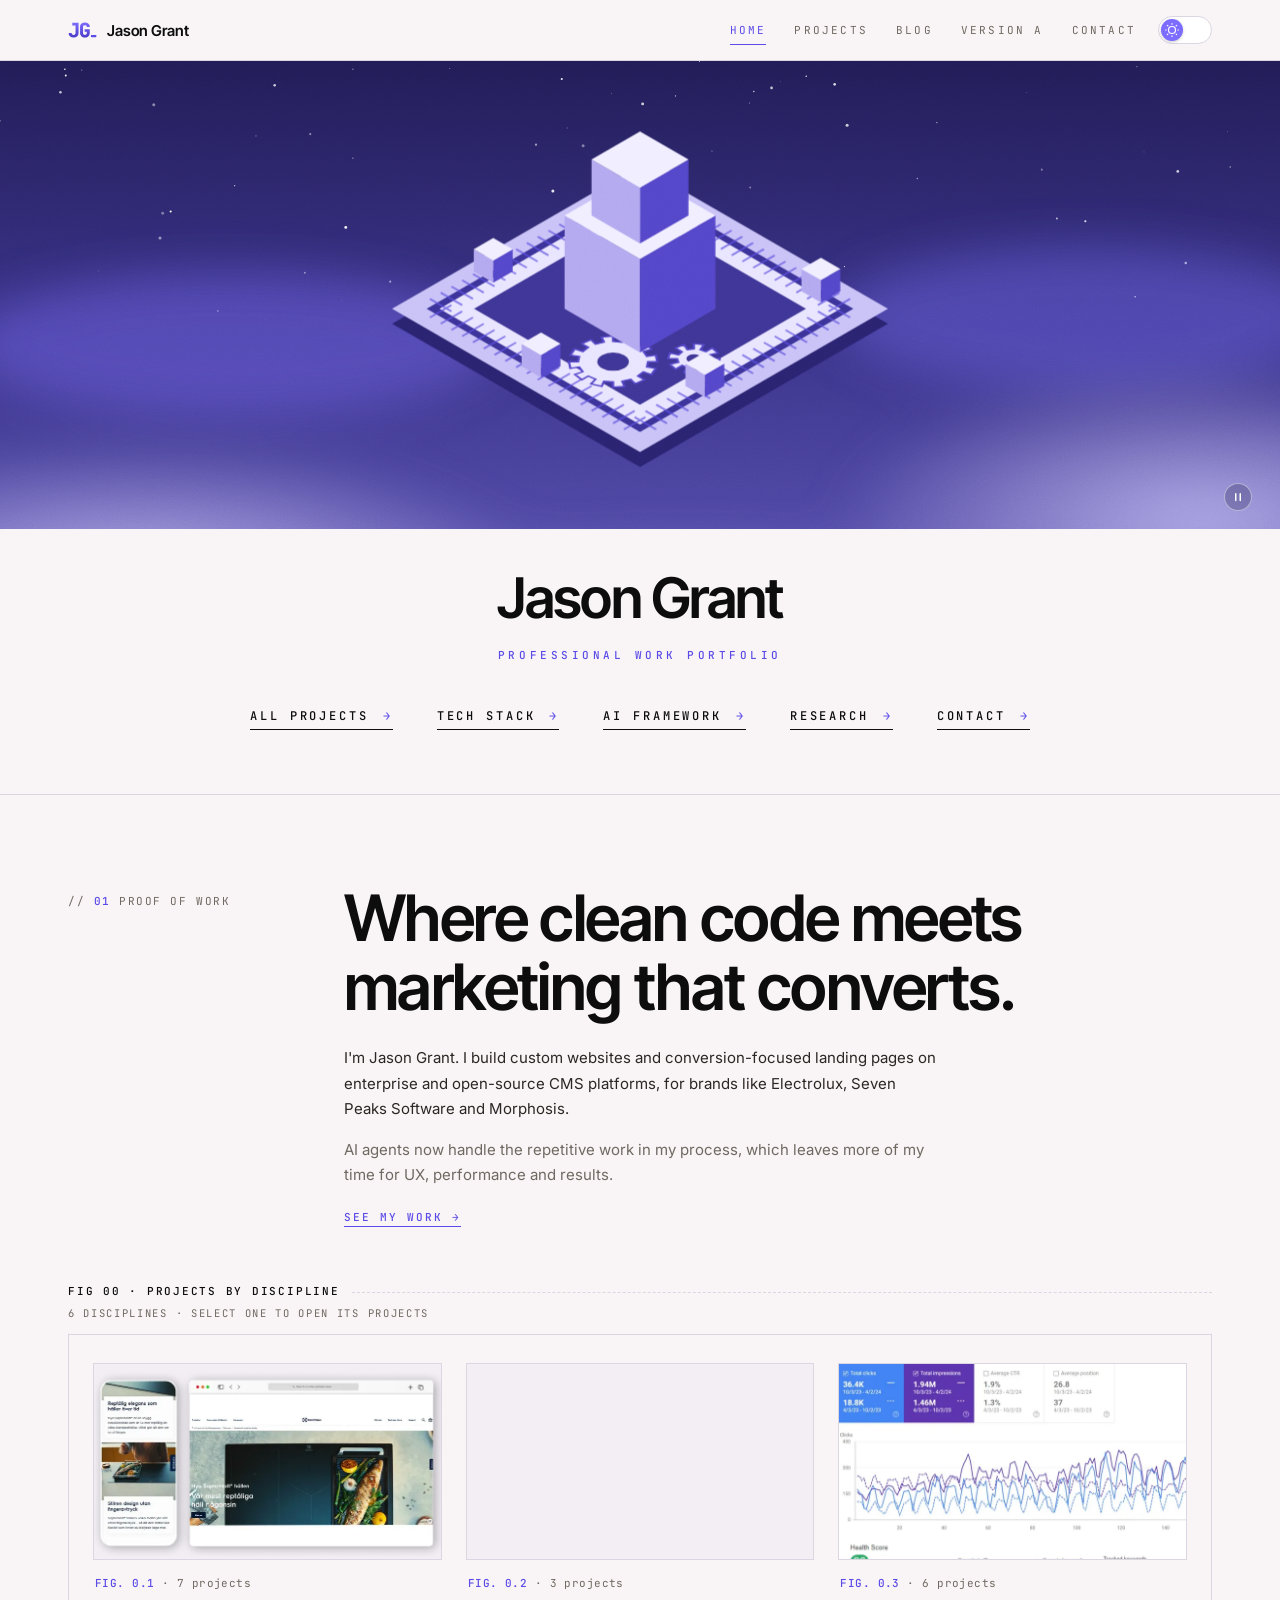
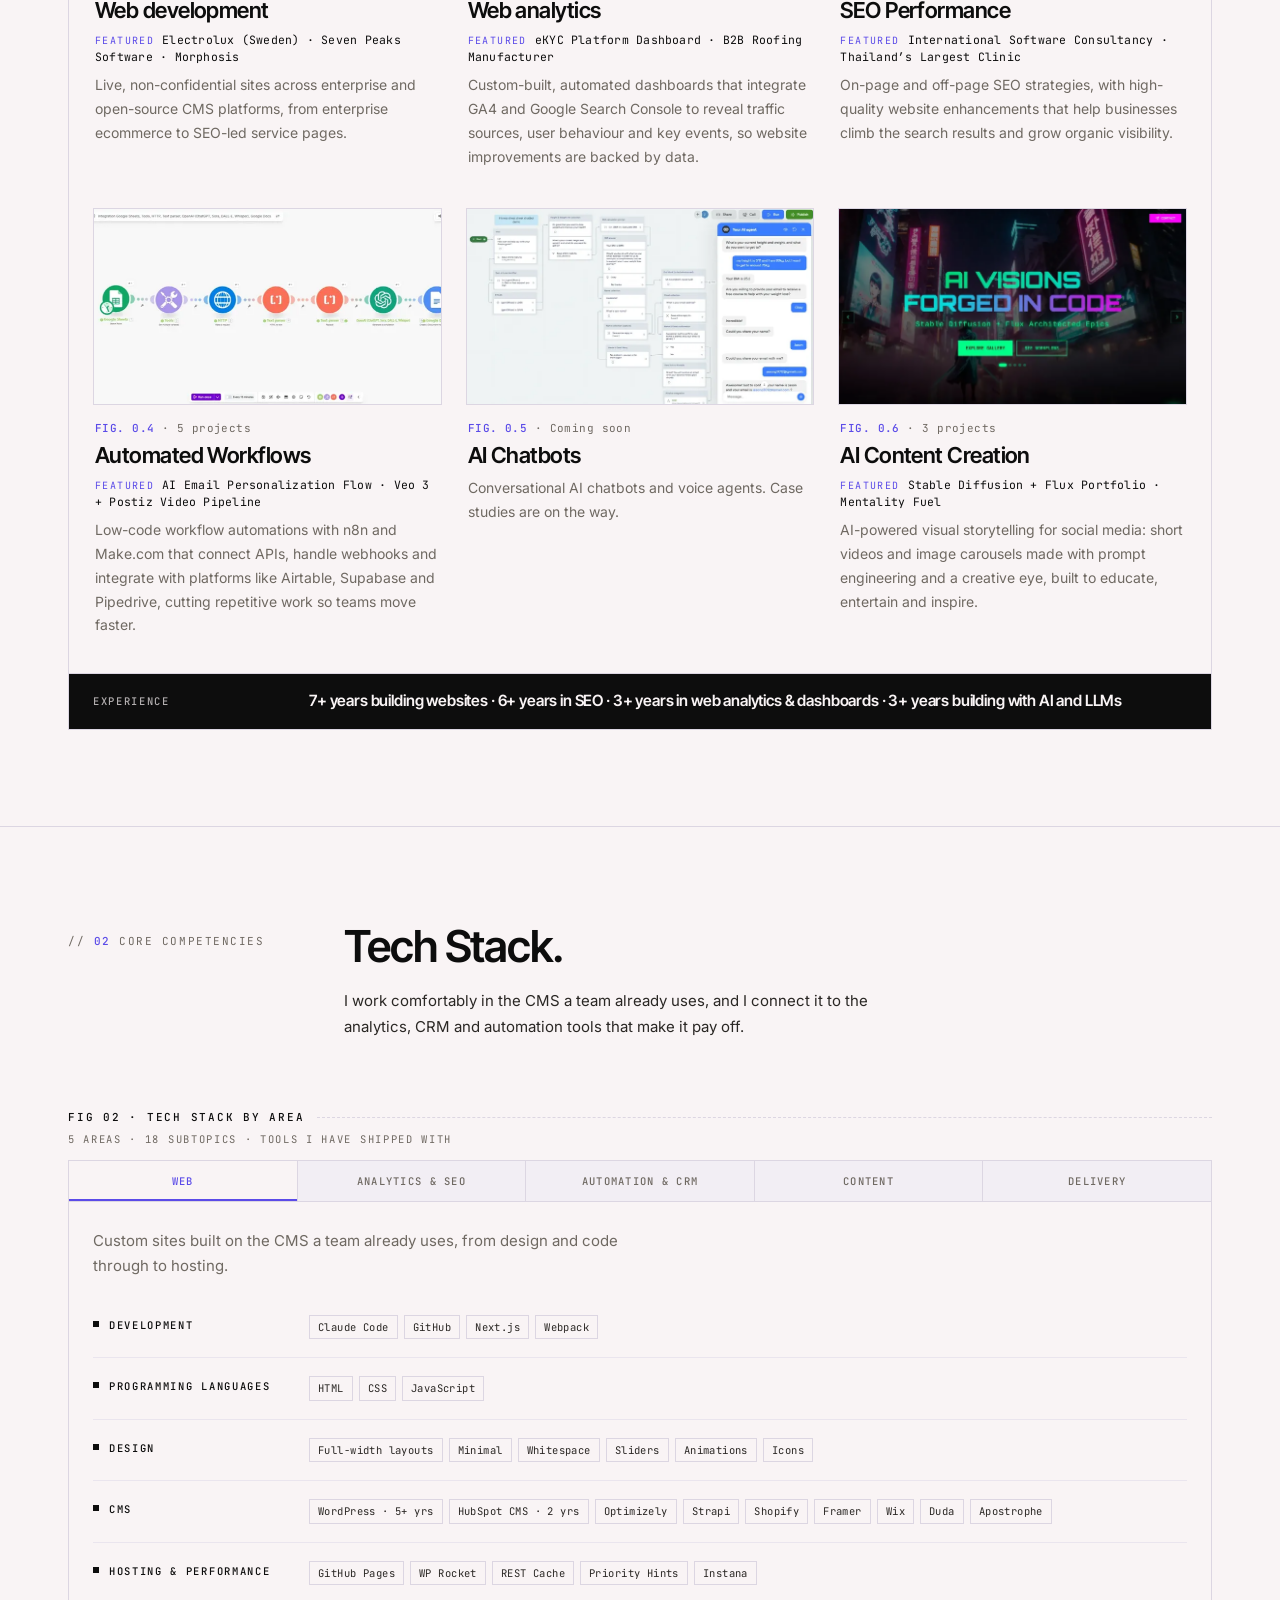
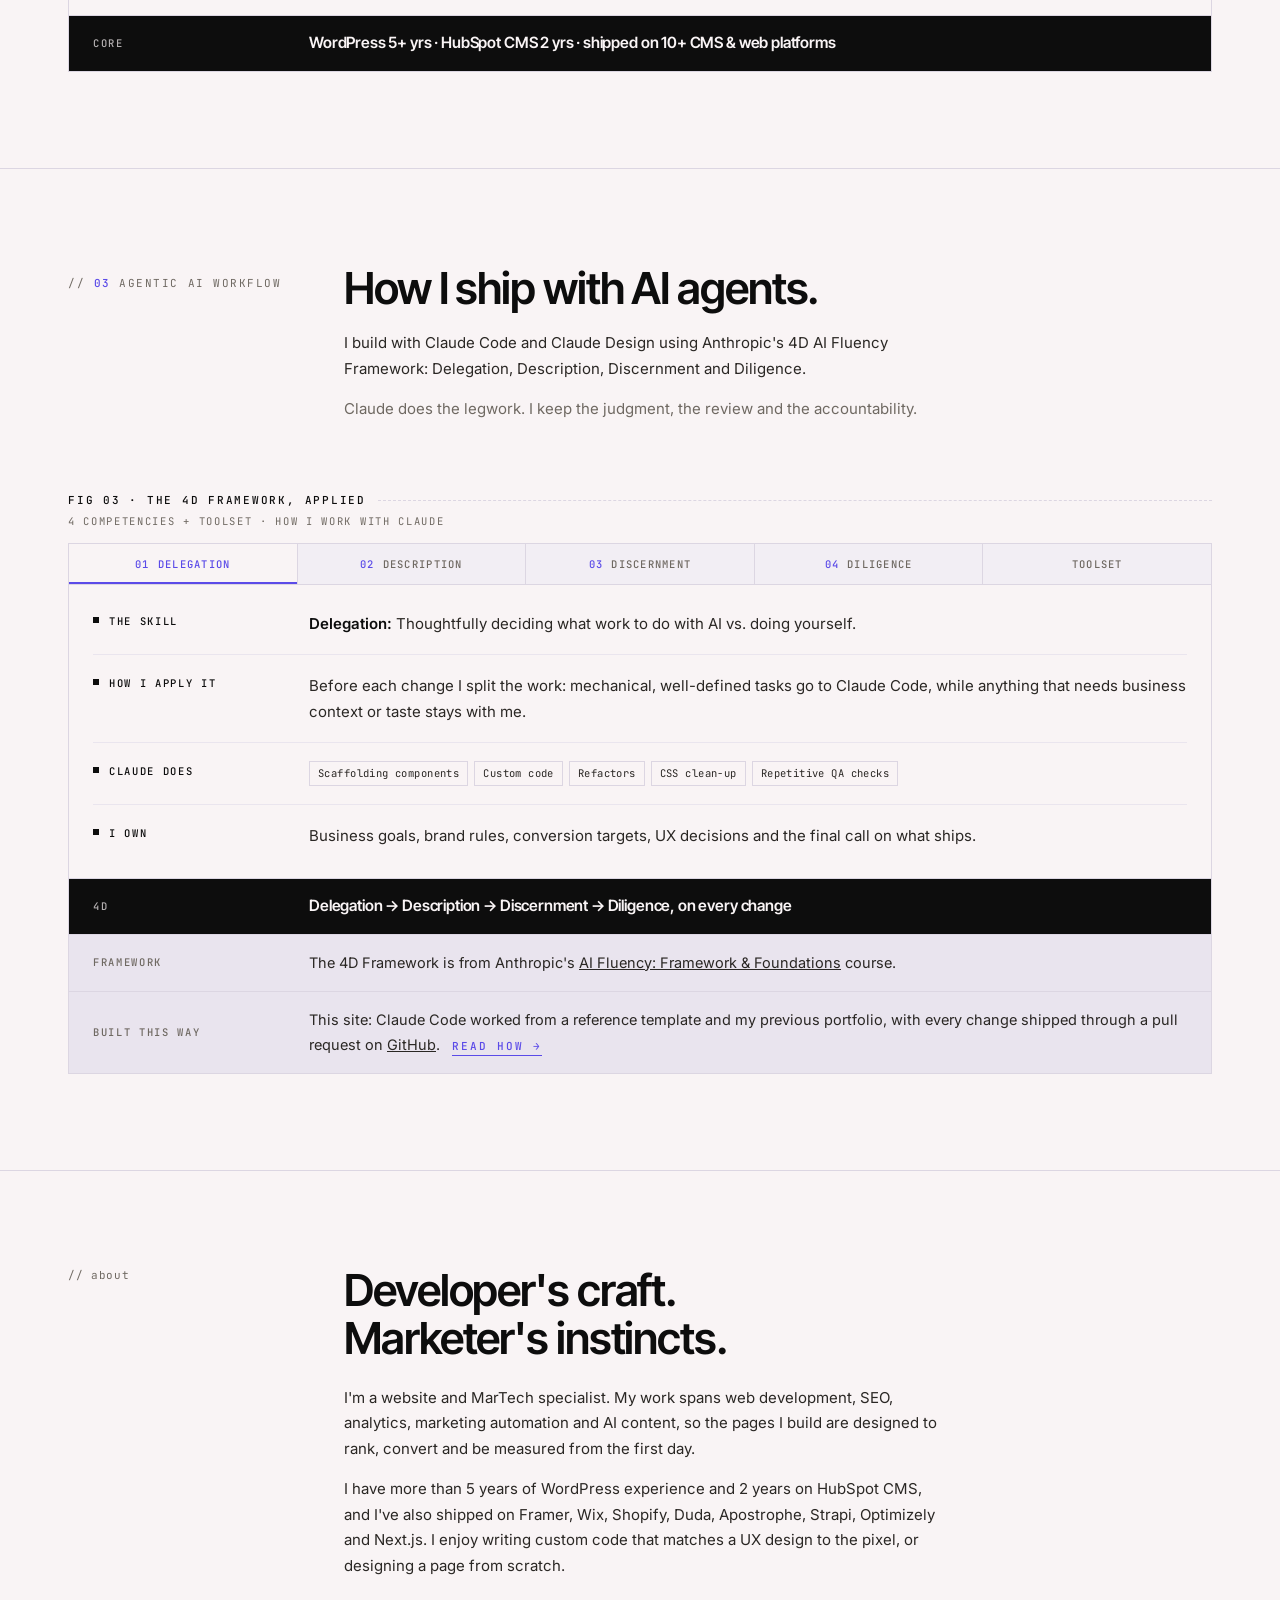
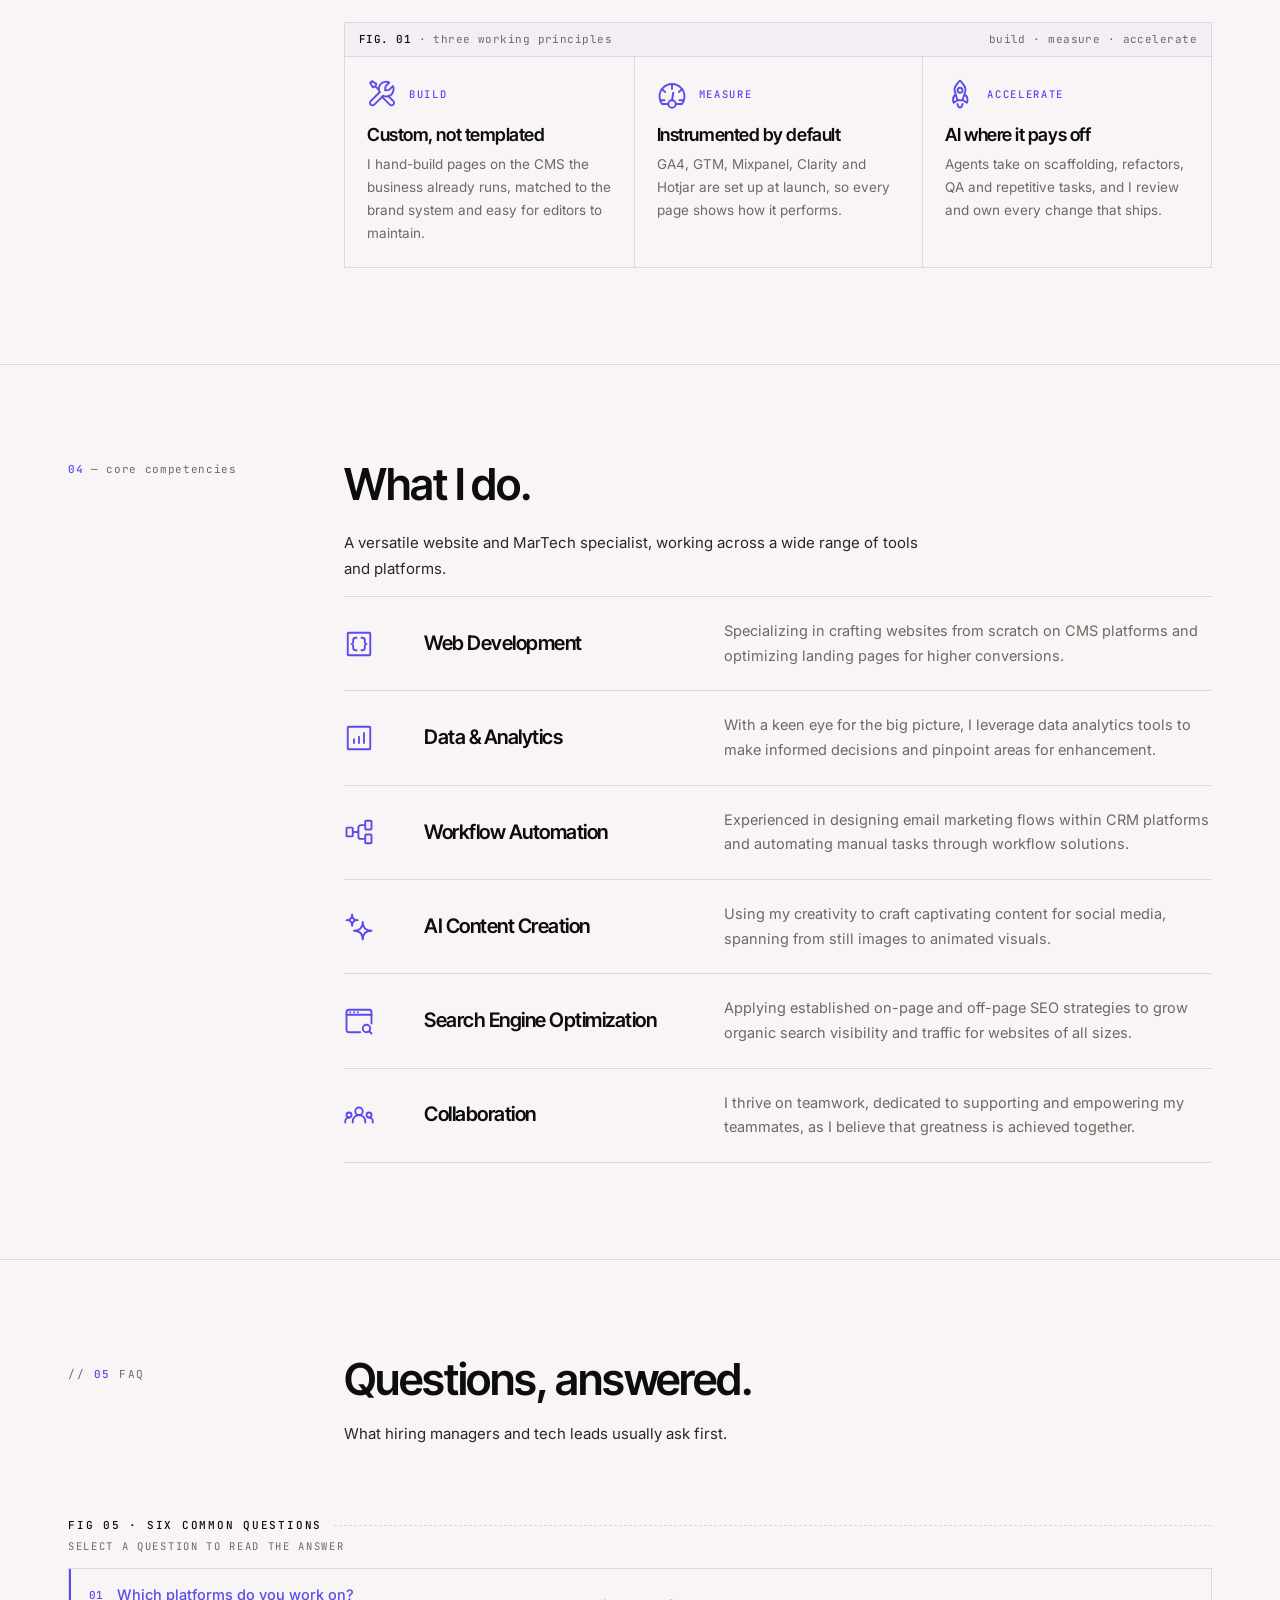
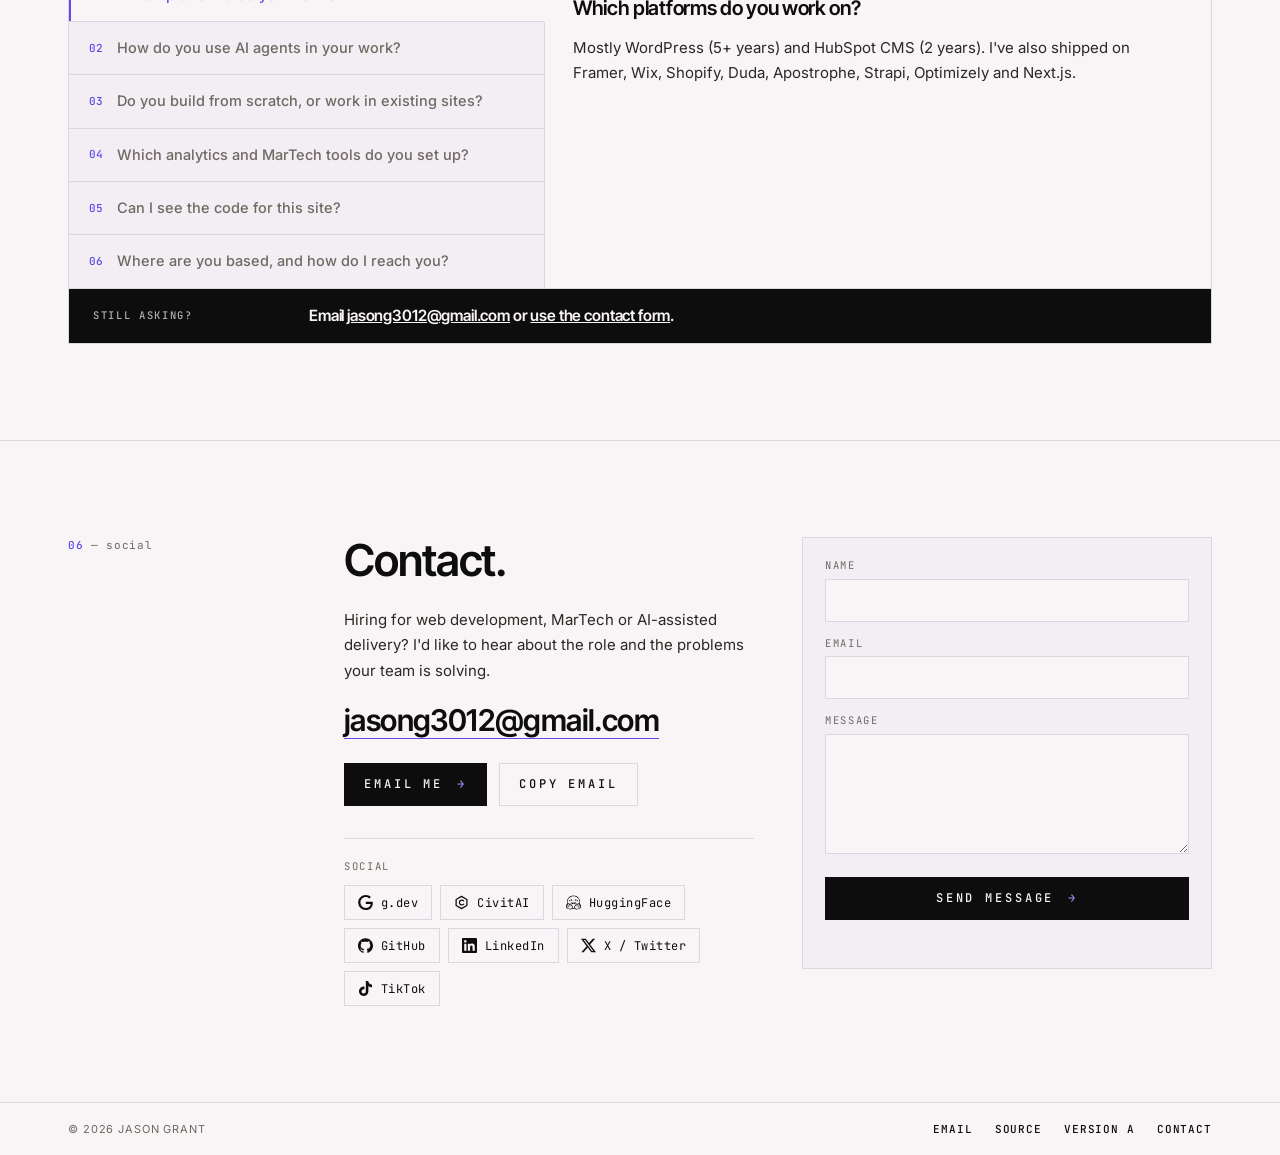
<file: experiment-version/index.html>
<!doctype html>
<html lang="en"><head><meta charset="utf-8"><title>Redirecting…</title>
<meta http-equiv="refresh" content="0; url=../experiment-version.html"><link rel="canonical" href="../experiment-version.html">
<script>location.replace('../experiment-version.html')</script></head>
<body><p><a href="../experiment-version.html">Continue to Jason Grant's portfolio</a></p></body></html>
</file>
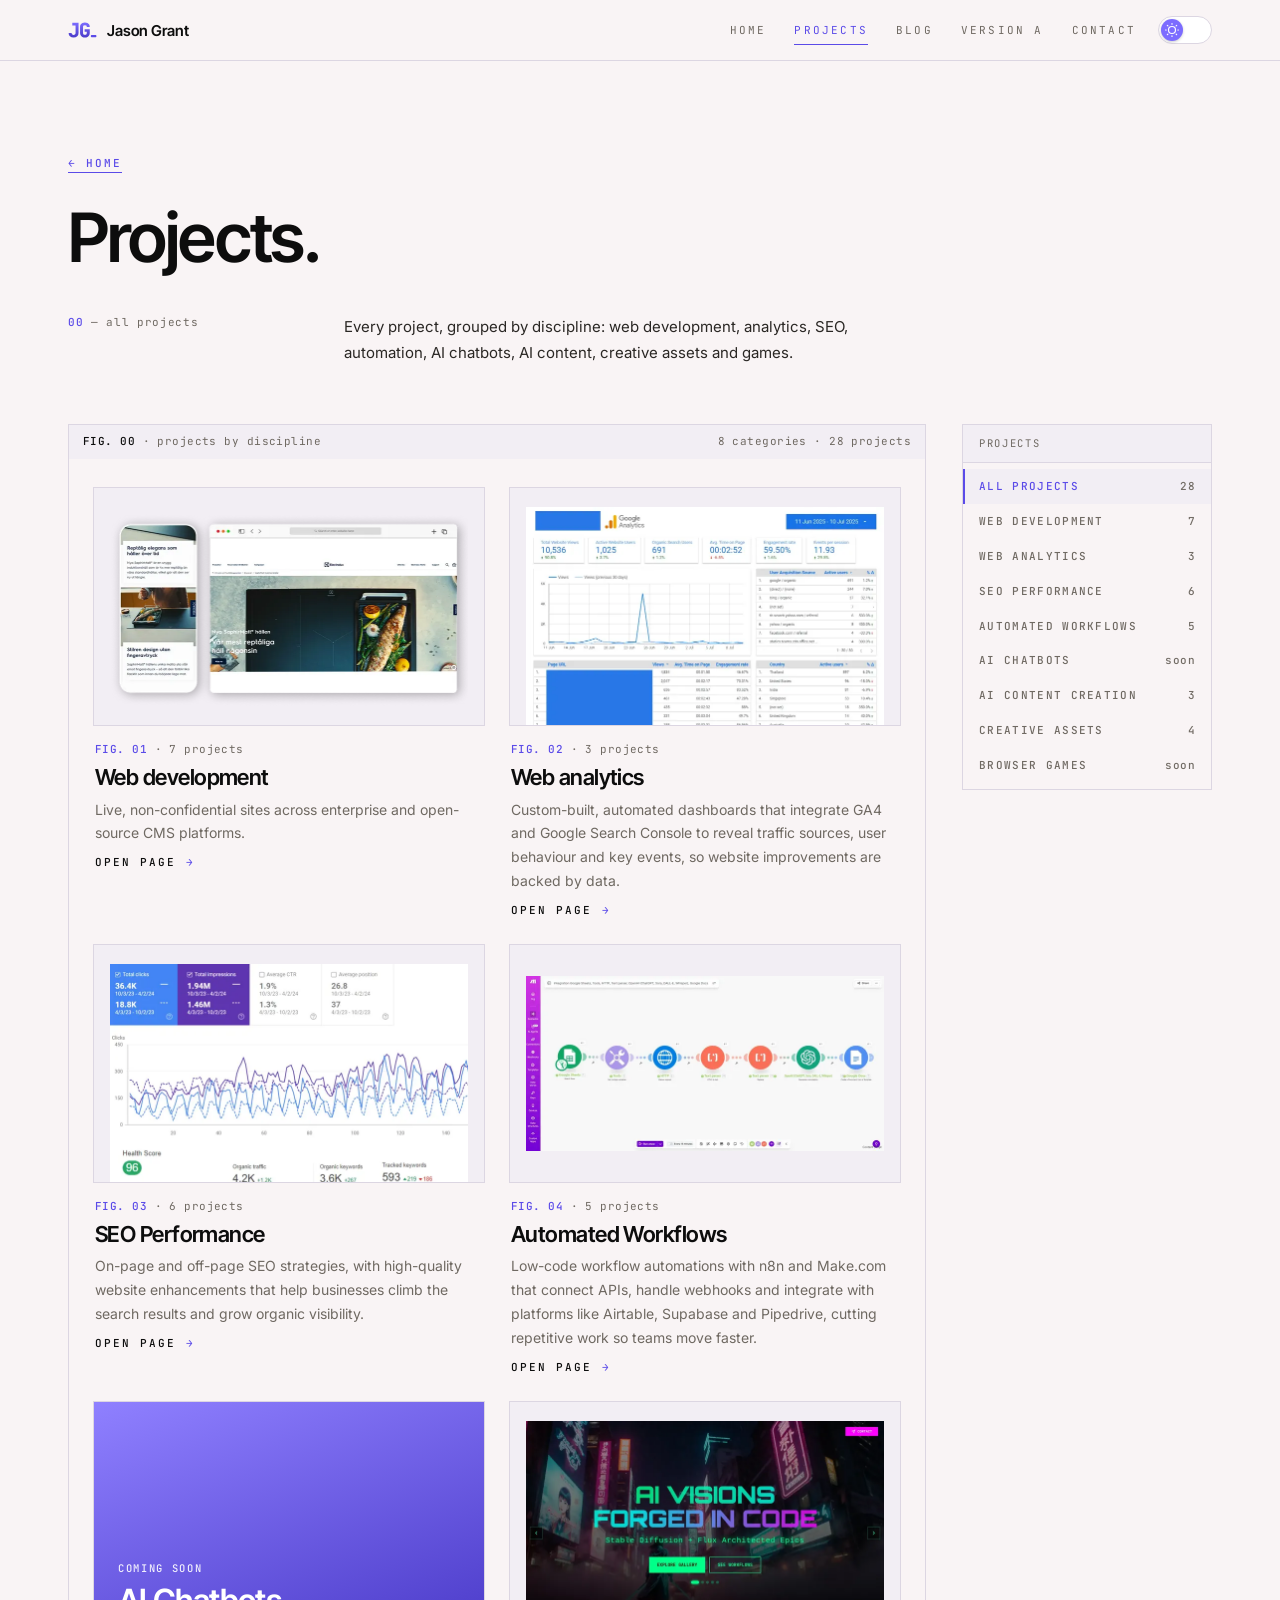
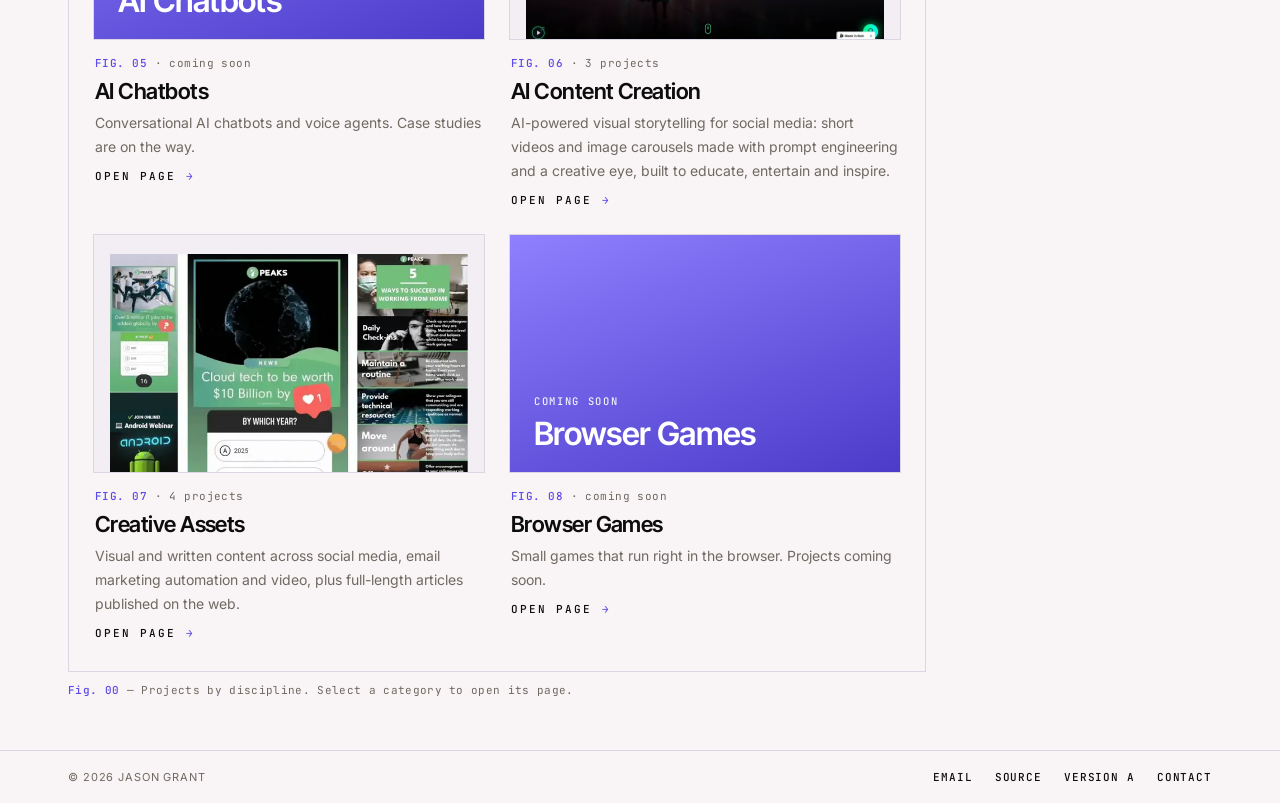
<file: experiment-version/projects/index.html>
<!doctype html>
<html lang="en" data-base="../../">
<head>
<meta charset="utf-8">
<meta name="viewport" content="width=device-width,initial-scale=1">
<meta name="theme-color" content="#F9F4F5">
<link rel="icon" type="image/svg+xml" href="data:image/svg+xml;charset=utf-8,%3Csvg%20xmlns%3D%22http%3A%2F%2Fwww.w3.org%2F2000%2Fsvg%22%20width%3D%2264%22%20height%3D%2264%22%20viewBox%3D%2210%209.5%2044%2044%22%3E%3Cstyle%3E.l%7Bfill%3Aurl%28%23g%29%7D.c%7Bfill%3A%235B4BE8%7D%40media%20%28prefers-color-scheme%3Adark%29%7B.c%7Bfill%3A%23A99BFF%7D%23a%7Bstop-color%3A%23C9C0FF%7D%23b%7Bstop-color%3A%238F80FF%7D%7D%3C%2Fstyle%3E%3Cdefs%3E%3ClinearGradient%20id%3D%22g%22%20x1%3D%220%22%20y1%3D%220%22%20x2%3D%220%22%20y2%3D%221%22%3E%3Cstop%20id%3D%22a%22%20offset%3D%220%22%20stop-color%3D%22%237C6CFF%22%2F%3E%3Cstop%20id%3D%22b%22%20offset%3D%221%22%20stop-color%3D%22%234B3BC9%22%2F%3E%3C%2FlinearGradient%3E%3C%2Fdefs%3E%3Cpath%20class%3D%22l%22%20transform%3D%22translate%2811.31%2042.00%29%20scale%280.02877%29%22%20d%3D%22M270%2011Q155%2011%2087.5%20-51.5Q20%20-114%2020%20-220H170Q170%20-174%20197.0%20-146.5Q224%20-119%20270%20-119Q316%20-119%20343.0%20-145.5Q370%20-172%20370%20-218V-590H205V-730H520V-218Q520%20-112%20453.0%20-50.5Q386%2011%20270%2011Z%22%2F%3E%3Cpath%20class%3D%22l%22%20transform%3D%22translate%2826.75%2042.00%29%20scale%280.02877%29%22%20d%3D%22M305%2010Q231%2010%20176.0%20-17.5Q121%20-45%2090.5%20-94.5Q60%20-144%2060%20-210V-520Q60%20-587%2090.5%20-636.0Q121%20-685%20176.0%20-712.5Q231%20-740%20305%20-740Q378%20-740%20432.5%20-712.5Q487%20-685%20517.5%20-636.0Q548%20-587%20548%20-520H398Q398%20-564%20373.5%20-587.0Q349%20-610%20304%20-610Q259%20-610%20234.5%20-587.0Q210%20-564%20210%20-520V-210Q210%20-167%20234.5%20-143.5Q259%20-120%20304%20-120Q349%20-120%20373.5%20-143.5Q398%20-167%20398%20-210V-273H290V-400H548V-210Q548%20-144%20517.5%20-94.5Q487%20-45%20432.5%20-17.5Q378%2010%20305%2010Z%22%2F%3E%3Crect%20class%3D%22c%22%20x%3D%2244.11%22%20y%3D%2238.80%22%20width%3D%228.00%22%20height%3D%223.2%22%20rx%3D%221%22%2F%3E%3C%2Fsvg%3E">
<script>/* apply a saved theme before first paint */(function(){try{if(localStorage.getItem('jg-theme')==='dark')document.documentElement.setAttribute('data-theme','dark')}catch(e){}})();</script>
<title>Projects — Jason Grant</title>
<meta name="description" content="Every project, grouped by discipline: web development, analytics, SEO, automation, AI chatbots, AI content, creative assets and games.">
<link rel="canonical" href="https://jasong3012.github.io/web-development-portfolio/experiment-version/projects/">
<meta property="og:title" content="Projects — Jason Grant">
<meta property="og:description" content="Every project, grouped by discipline: web development, analytics, SEO, automation, AI chatbots, AI content, creative assets and games.">
<meta property="og:type" content="website">
<meta property="og:url" content="https://jasong3012.github.io/web-development-portfolio/experiment-version/projects/">
<link rel="preconnect" href="https://fonts.googleapis.com">
<link rel="preconnect" href="https://fonts.gstatic.com" crossorigin>
<link href="https://fonts.googleapis.com/css2?family=Inter+Tight:wght@600&family=Inter:wght@400;500;600&family=JetBrains+Mono:wght@400;500&display=swap" rel="stylesheet">
<link rel="stylesheet" href="../../assets/experiment/site.css?v=c58ef0c2b2">
<link rel="preload" href="../../assets/experiment/core.js?v=a4f6a1c555" as="script">
<style>/* gradient fills must reference same-document defs, so they stay inline */.jg-fill{fill:url(#jg-grad)}.jg-tfill{fill:url(#jg-term-grad)}</style>
</head>
<body>
<svg width="0" height="0" style="position:absolute" aria-hidden="true" focusable="false"><defs><linearGradient id="jg-term-grad" x1="0" y1="0" x2="0" y2="1"><stop offset="0" style="stop-color:var(--logo-g1)"/><stop offset="1" style="stop-color:var(--logo-g2)"/></linearGradient><linearGradient id="jg-grad" x1="0" y1="0" x2="0" y2="1"><stop offset="0" style="stop-color:var(--sun-top)"/><stop offset="1" style="stop-color:var(--sun-bot)"/></linearGradient></defs></svg>
<a class="skip-link" href="#main">Skip to content</a>

<header class="site-header" id="top">
  <div class="wrap header-inner">
    <a class="brand" href="../../experiment-version.html" aria-label="Jason Grant, home"><svg class="brand-logo" viewBox="11 20 42 23" aria-hidden="true" focusable="false"><path class="jg-tfill"  transform="translate(11.31 42.00) scale(0.02877)" d="M270 11Q155 11 87.5 -51.5Q20 -114 20 -220H170Q170 -174 197.0 -146.5Q224 -119 270 -119Q316 -119 343.0 -145.5Q370 -172 370 -218V-590H205V-730H520V-218Q520 -112 453.0 -50.5Q386 11 270 11Z"/><path class="jg-tfill"  transform="translate(26.75 42.00) scale(0.02877)" d="M305 10Q231 10 176.0 -17.5Q121 -45 90.5 -94.5Q60 -144 60 -210V-520Q60 -587 90.5 -636.0Q121 -685 176.0 -712.5Q231 -740 305 -740Q378 -740 432.5 -712.5Q487 -685 517.5 -636.0Q548 -587 548 -520H398Q398 -564 373.5 -587.0Q349 -610 304 -610Q259 -610 234.5 -587.0Q210 -564 210 -520V-210Q210 -167 234.5 -143.5Q259 -120 304 -120Q349 -120 373.5 -143.5Q398 -167 398 -210V-273H290V-400H548V-210Q548 -144 517.5 -94.5Q487 -45 432.5 -17.5Q378 10 305 10Z"/><rect class="jg-acc" x="44.11" y="38.80" width="8.00" height="3.2" rx="1"/></svg><span class="brand-name">Jason Grant</span></a>
    <div class="header-right">
    <nav class="main-nav" id="main-nav" aria-label="Main navigation">
      <a class="nav-link tracker" href="../../experiment-version.html" data-route="home">Home</a>
      <div class="nav-item has-sub"><a class="nav-link tracker is-active" href="./" data-route="work">Projects</a><div class="subnav" aria-label="Projects by discipline"><a class="sub-all" href="./" aria-current="page">All projects</a><a href="web-development">Web development</a><a href="web-analytics">Web analytics</a><a href="seo-performance">SEO Performance</a><a href="automation">Automated Workflows</a><a href="chatbot-development">AI Chatbots</a><a href="ai-content-creation">AI Content Creation</a><a href="creative-assets">Creative Assets</a><a href="games">Browser Games</a></div></div>
      <a class="nav-link tracker" href="../../experiment-version.html#blog" data-route="blog">Blog</a>
      <a class="nav-link tracker" href="../../index.html">Version A</a>
      <a class="nav-link tracker" href="../../experiment-version.html#contact" data-route="contact">Contact</a>
    </nav>
    <button class="theme-toggle" id="theme-toggle" type="button" role="switch" aria-checked="false" aria-label="Dark theme" title="Switch to dark theme"><span class="knob" aria-hidden="true"><svg class="i-moon" aria-hidden="true" focusable="false" width="24" height="24" stroke-width="1.5" viewBox="0 0 24 24" fill="none"><path d="M3 11.5066C3 16.7497 7.25034 21 12.4934 21C16.2209 21 19.4466 18.8518 21 15.7259C12.4934 15.7259 8.27411 11.5066 8.27411 3C5.14821 4.55344 3 7.77915 3 11.5066Z" stroke="currentColor" stroke-linecap="round" stroke-linejoin="round"/></svg><svg class="i-sun" aria-hidden="true" focusable="false" width="24" height="24" stroke-width="1.5" viewBox="0 0 24 24" fill="none"><path d="M12 18C15.3137 18 18 15.3137 18 12C18 8.68629 15.3137 6 12 6C8.68629 6 6 8.68629 6 12C6 15.3137 8.68629 18 12 18Z" stroke="currentColor" stroke-linecap="round" stroke-linejoin="round"/><path d="M22 12L23 12" stroke="currentColor" stroke-linecap="round" stroke-linejoin="round"/><path d="M12 2V1" stroke="currentColor" stroke-linecap="round" stroke-linejoin="round"/><path d="M12 23V22" stroke="currentColor" stroke-linecap="round" stroke-linejoin="round"/><path d="M20 20L19 19" stroke="currentColor" stroke-linecap="round" stroke-linejoin="round"/><path d="M20 4L19 5" stroke="currentColor" stroke-linecap="round" stroke-linejoin="round"/><path d="M4 20L5 19" stroke="currentColor" stroke-linecap="round" stroke-linejoin="round"/><path d="M4 4L5 5" stroke="currentColor" stroke-linecap="round" stroke-linejoin="round"/><path d="M1 12L2 12" stroke="currentColor" stroke-linecap="round" stroke-linejoin="round"/></svg></span></button>
    <button class="menu-toggle tracker" type="button" aria-expanded="false" aria-controls="main-nav">menu →</button>
    </div>
  </div>
</header>

<main id="main">
<section class="disc-page" aria-labelledby="dh">
  <div class="wrap page-intro">
    <a class="text-link disc-back" href="../../experiment-version.html">← Home</a>
    <h1 id="dh">Projects.</h1>
    <div class="split">
      <div class="label"><b>00</b> — all projects</div>
      <div class="lede"><p>Every project, grouped by discipline: web development, analytics, SEO, automation, AI chatbots, AI content, creative assets and games.</p></div>
    </div>
    <div class="proj-layout">
      <div class="figure">
        <div class="figure-bar"><span><b>FIG. 00</b> · projects by discipline</span><span>8 categories · 28 projects</span></div>
        <div class="tab-panel"><div class="work-grid" id="cat-grid"><a class="work-card" href="web-development"><div class="work-visual"><img src="../../assets/images/elx-eu-web-dev-mockup-card.webp" alt="" loading="lazy" decoding="async"></div><div class="work-body"><span class="work-fig"><b>FIG. 01</b> · 7 projects</span><h3>Web development</h3><p>Live, non-confidential sites across enterprise and open-source CMS platforms.</p><span class="work-cta"><span>Open page</span><span aria-hidden="true">→</span></span></div></a><a class="work-card" href="web-analytics"><div class="work-visual"><img src="../../assets/images/disciplines/looker-dashboard-ekyc-tech-client-web-analytics-edited-card.webp" alt="" loading="lazy" decoding="async"></div><div class="work-body"><span class="work-fig"><b>FIG. 02</b> · 3 projects</span><h3>Web analytics</h3><p>Custom-built, automated dashboards that integrate GA4 and Google Search Console to reveal traffic sources, user behaviour and key events, so website improvements are backed by data.</p><span class="work-cta"><span>Open page</span><span aria-hidden="true">→</span></span></div></a><a class="work-card" href="seo-performance"><div class="work-visual"><img src="../../assets/images/disciplines/seo-for-software-house-card.webp" alt="" loading="lazy" decoding="async"></div><div class="work-body"><span class="work-fig"><b>FIG. 03</b> · 6 projects</span><h3>SEO Performance</h3><p>On-page and off-page SEO strategies, with high-quality website enhancements that help businesses climb the search results and grow organic visibility.</p><span class="work-cta"><span>Open page</span><span aria-hidden="true">→</span></span></div></a><a class="work-card" href="automation"><div class="work-visual"><img src="../../assets/images/disciplines/makedotcom-web-text-parser-for-email-outreach-card.webp" alt="" loading="lazy" decoding="async"></div><div class="work-body"><span class="work-fig"><b>FIG. 04</b> · 5 projects</span><h3>Automated Workflows</h3><p>Low-code workflow automations with n8n and Make.com that connect APIs, handle webhooks and integrate with platforms like Airtable, Supabase and Pipedrive, cutting repetitive work so teams move faster.</p><span class="work-cta"><span>Open page</span><span aria-hidden="true">→</span></span></div></a><a class="work-card" href="chatbot-development"><div class="work-visual poster"><i>Coming soon</i><b>AI Chatbots</b></div><div class="work-body"><span class="work-fig"><b>FIG. 05</b> · coming soon</span><h3>AI Chatbots</h3><p>Conversational AI chatbots and voice agents. Case studies are on the way.</p><span class="work-cta"><span>Open page</span><span aria-hidden="true">→</span></span></div></a><a class="work-card" href="ai-content-creation"><div class="work-visual"><img src="../../assets/images/disciplines/ghostdiffusion-home-card.webp" alt="" loading="lazy" decoding="async"></div><div class="work-body"><span class="work-fig"><b>FIG. 06</b> · 3 projects</span><h3>AI Content Creation</h3><p>AI-powered visual storytelling for social media: short videos and image carousels made with prompt engineering and a creative eye, built to educate, entertain and inspire.</p><span class="work-cta"><span>Open page</span><span aria-hidden="true">→</span></span></div></a><a class="work-card" href="creative-assets"><div class="work-visual"><img src="../../assets/images/disciplines/software-company-social-media-posts-card.webp" alt="" loading="lazy" decoding="async"></div><div class="work-body"><span class="work-fig"><b>FIG. 07</b> · 4 projects</span><h3>Creative Assets</h3><p>Visual and written content across social media, email marketing automation and video, plus full-length articles published on the web.</p><span class="work-cta"><span>Open page</span><span aria-hidden="true">→</span></span></div></a><a class="work-card" href="games"><div class="work-visual poster"><i>Coming soon</i><b>Browser Games</b></div><div class="work-body"><span class="work-fig"><b>FIG. 08</b> · coming soon</span><h3>Browser Games</h3><p>Small games that run right in the browser. Projects coming soon.</p><span class="work-cta"><span>Open page</span><span aria-hidden="true">→</span></span></div></a></div></div>
        <p class="caption"><b>Fig. 00</b> — Projects by discipline. Select a category to open its page.</p>
      </div>
      <aside class="proj-side" aria-label="Project categories"><p class="side-title">Projects</p><ul><li><a href="./" aria-current="page">All projects<span>28</span></a></li><li><a href="web-development">Web development<span>7</span></a></li><li><a href="web-analytics">Web analytics<span>3</span></a></li><li><a href="seo-performance">SEO Performance<span>6</span></a></li><li><a href="automation">Automated Workflows<span>5</span></a></li><li><a href="chatbot-development">AI Chatbots<span>soon</span></a></li><li><a href="ai-content-creation">AI Content Creation<span>3</span></a></li><li><a href="creative-assets">Creative Assets<span>4</span></a></li><li><a href="games">Browser Games<span>soon</span></a></li></ul></aside>
    </div>
  </div>
</section>
</main>

<footer class="site-footer">
  <div class="wrap footer-inner">
    <span class="foot-copy">© <span id="year">2026</span> Jason Grant</span>
    <div class="foot-links">
      <a class="foot-link" href="mailto:jasong3012@gmail.com">Email</a>
      <a class="foot-link" href="https://github.com/jasong3012/web-development-portfolio" target="_blank" rel="noopener noreferrer">Source</a>
      <a class="foot-link" href="../../index.html">Version A</a>
      <a class="foot-link" href="../../experiment-version.html#contact">Contact</a>
    </div>
  </div>
</footer>

<script src="../../assets/experiment/core.js?v=a4f6a1c555"></script>

</body>
</html>
</file>
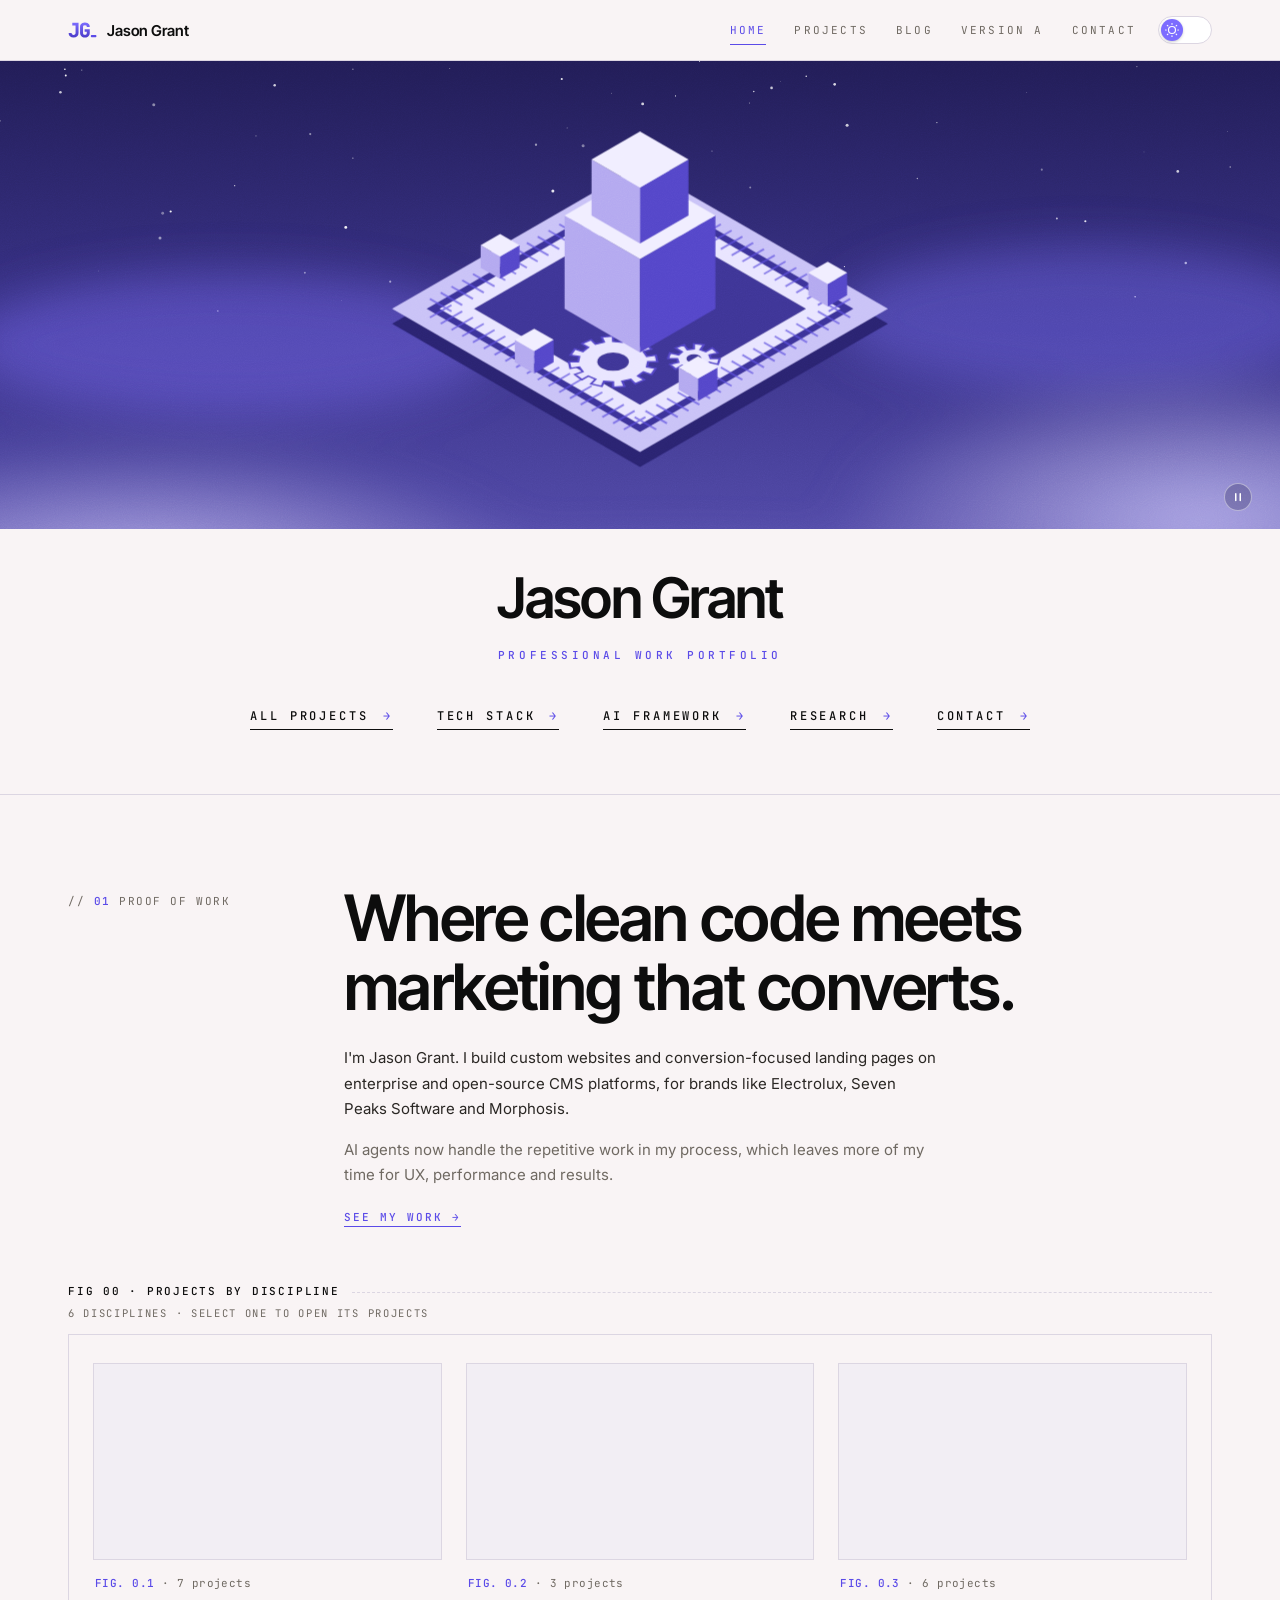
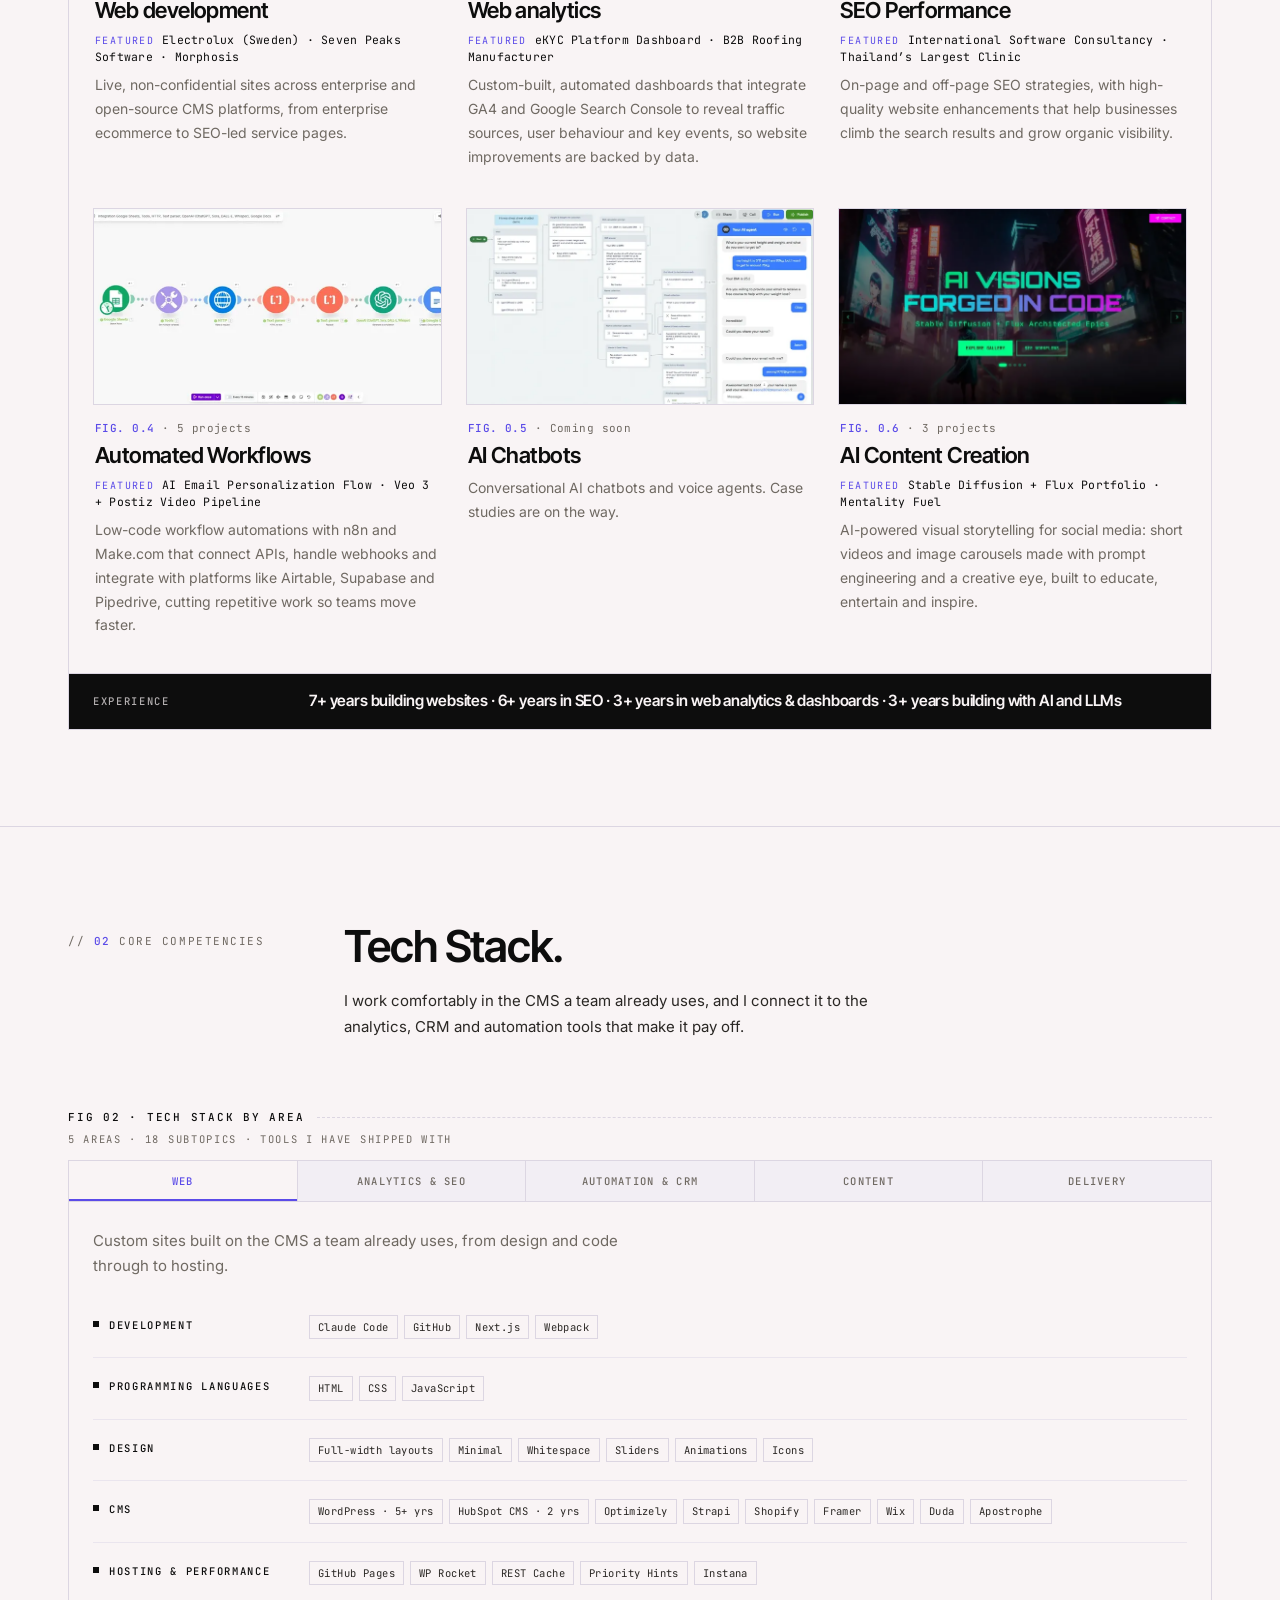
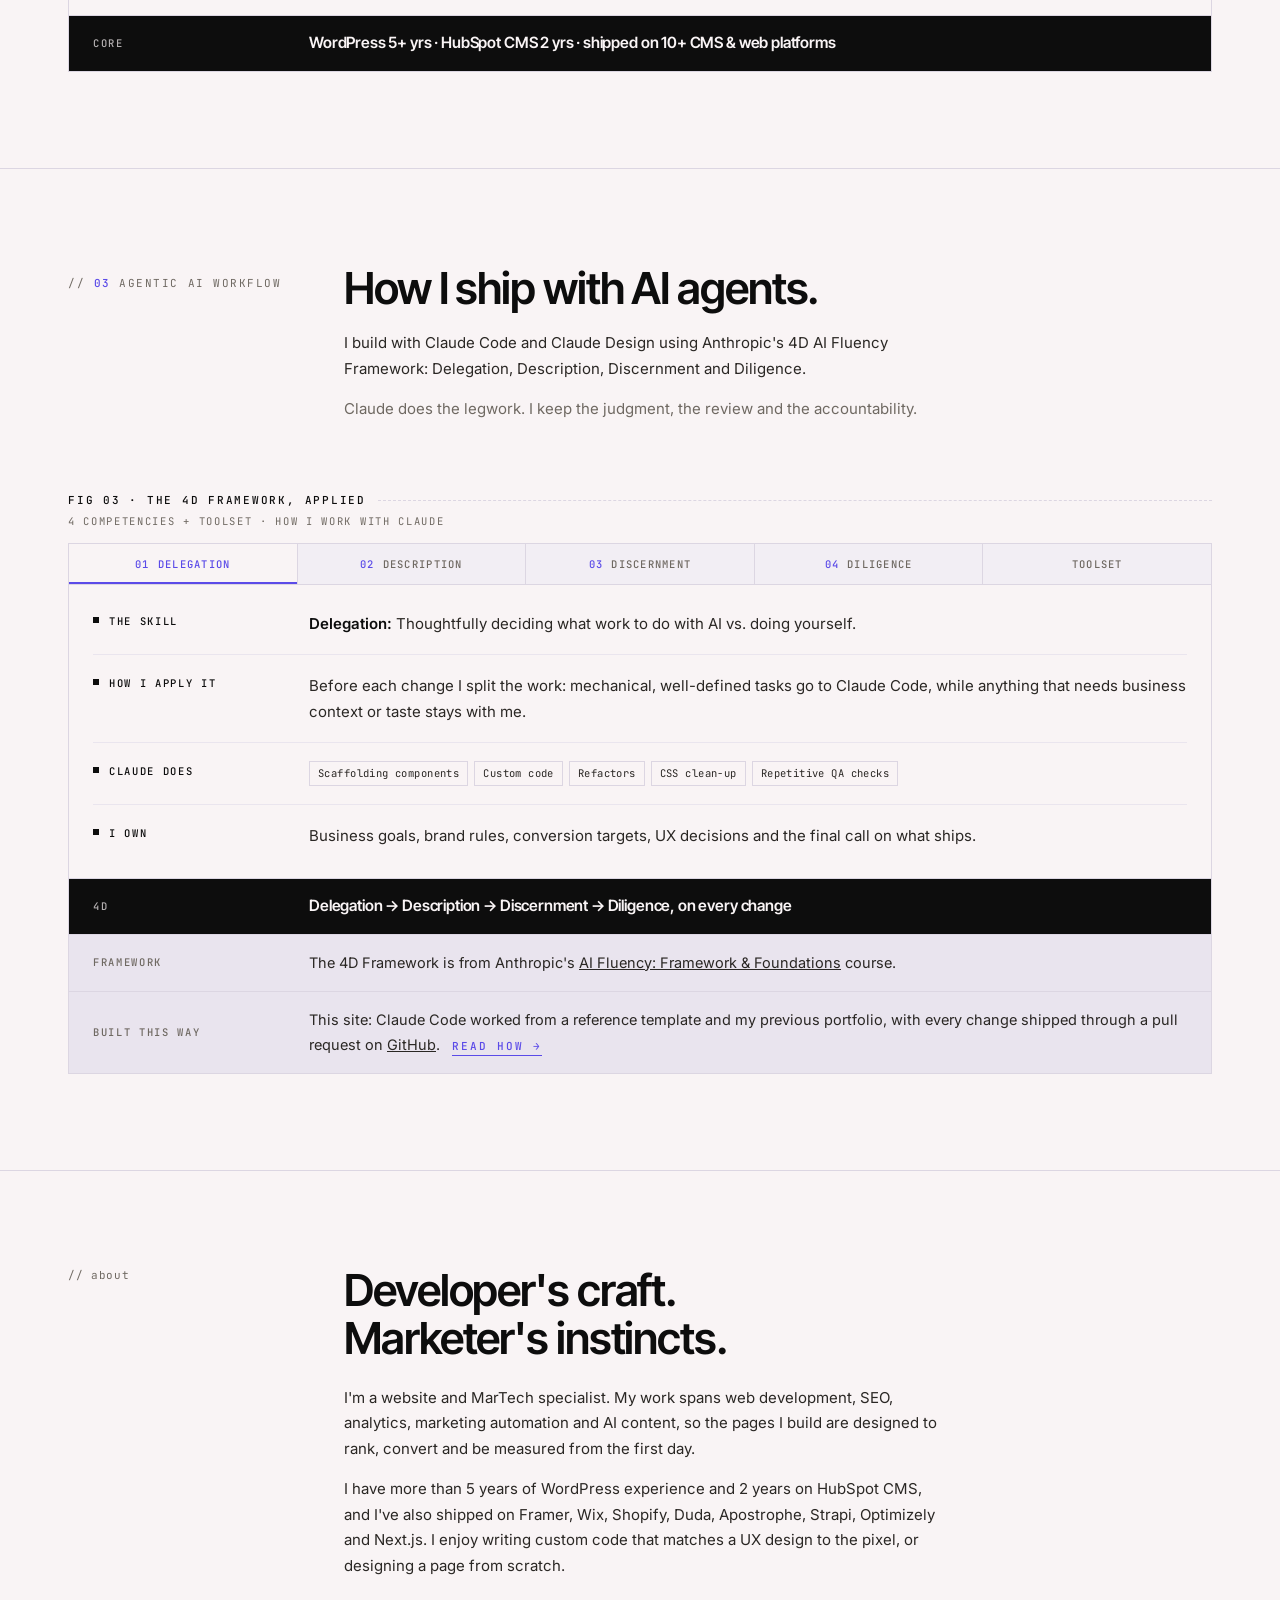
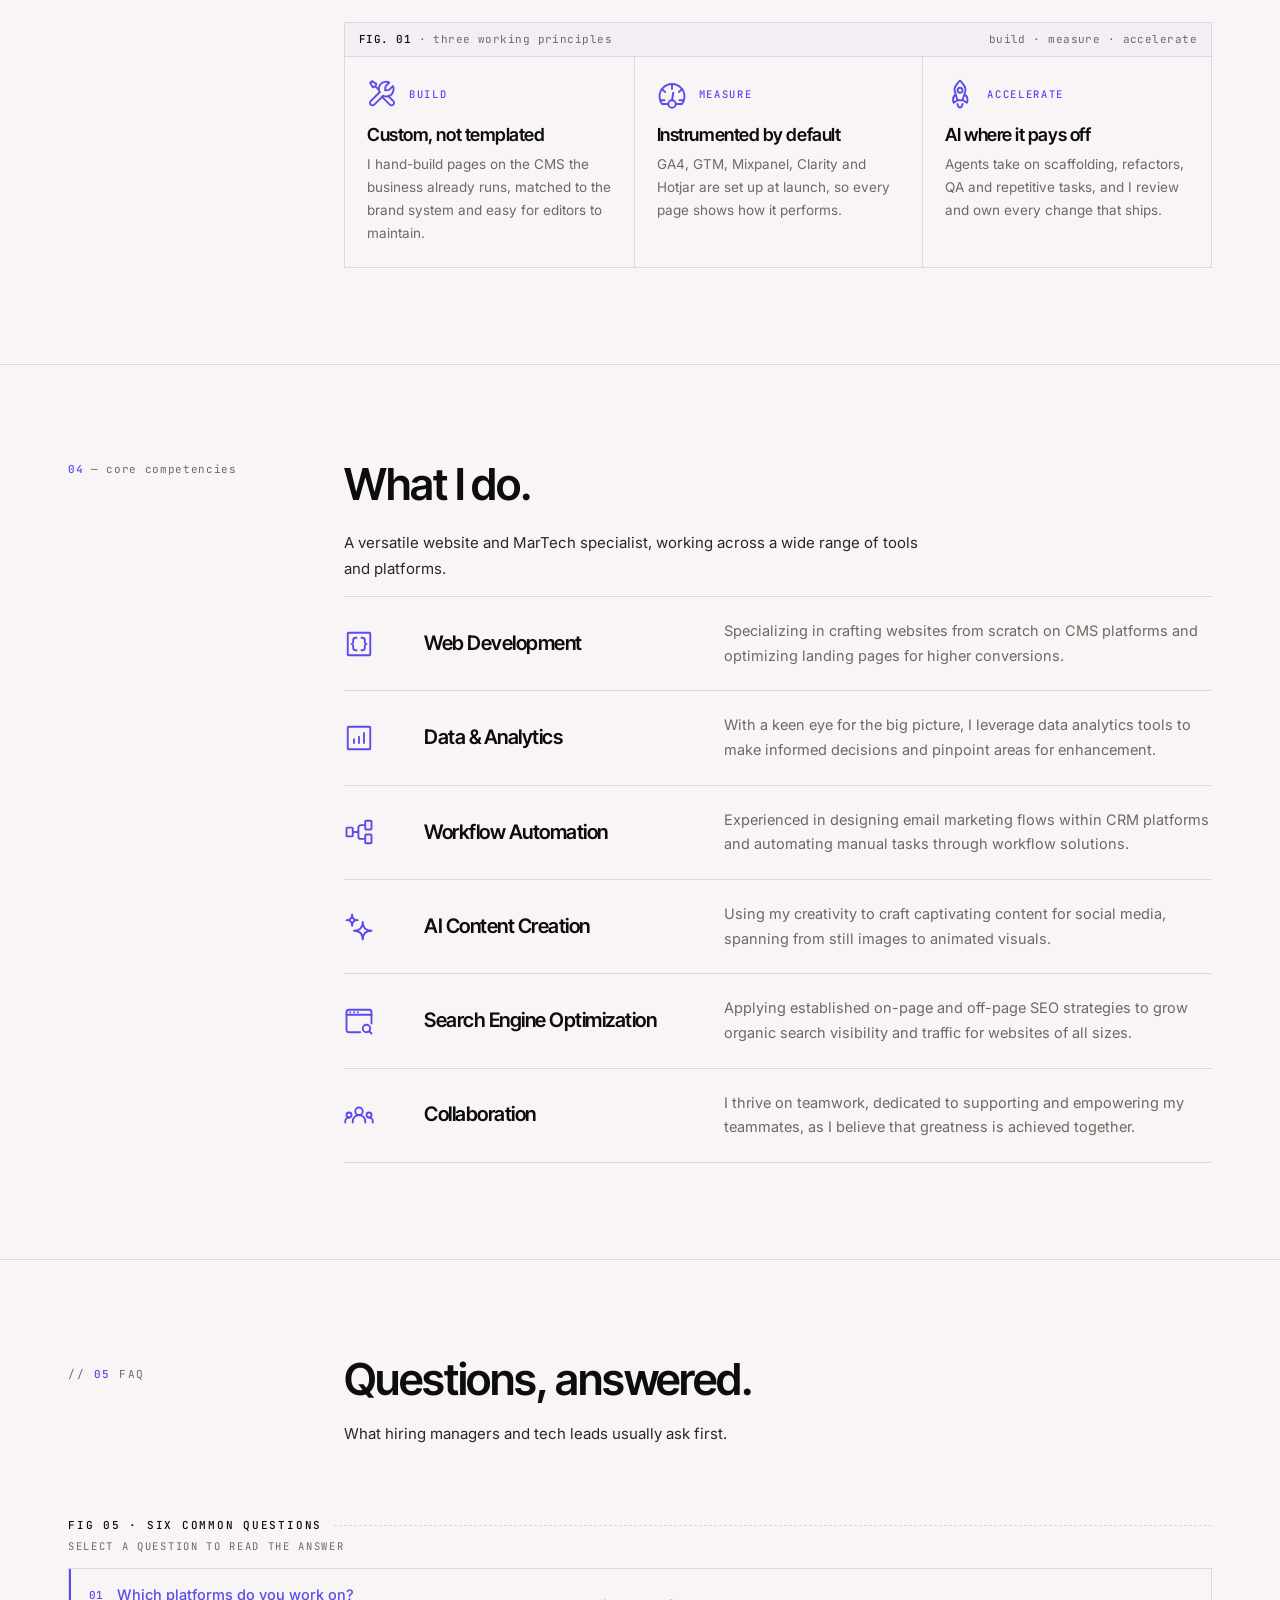
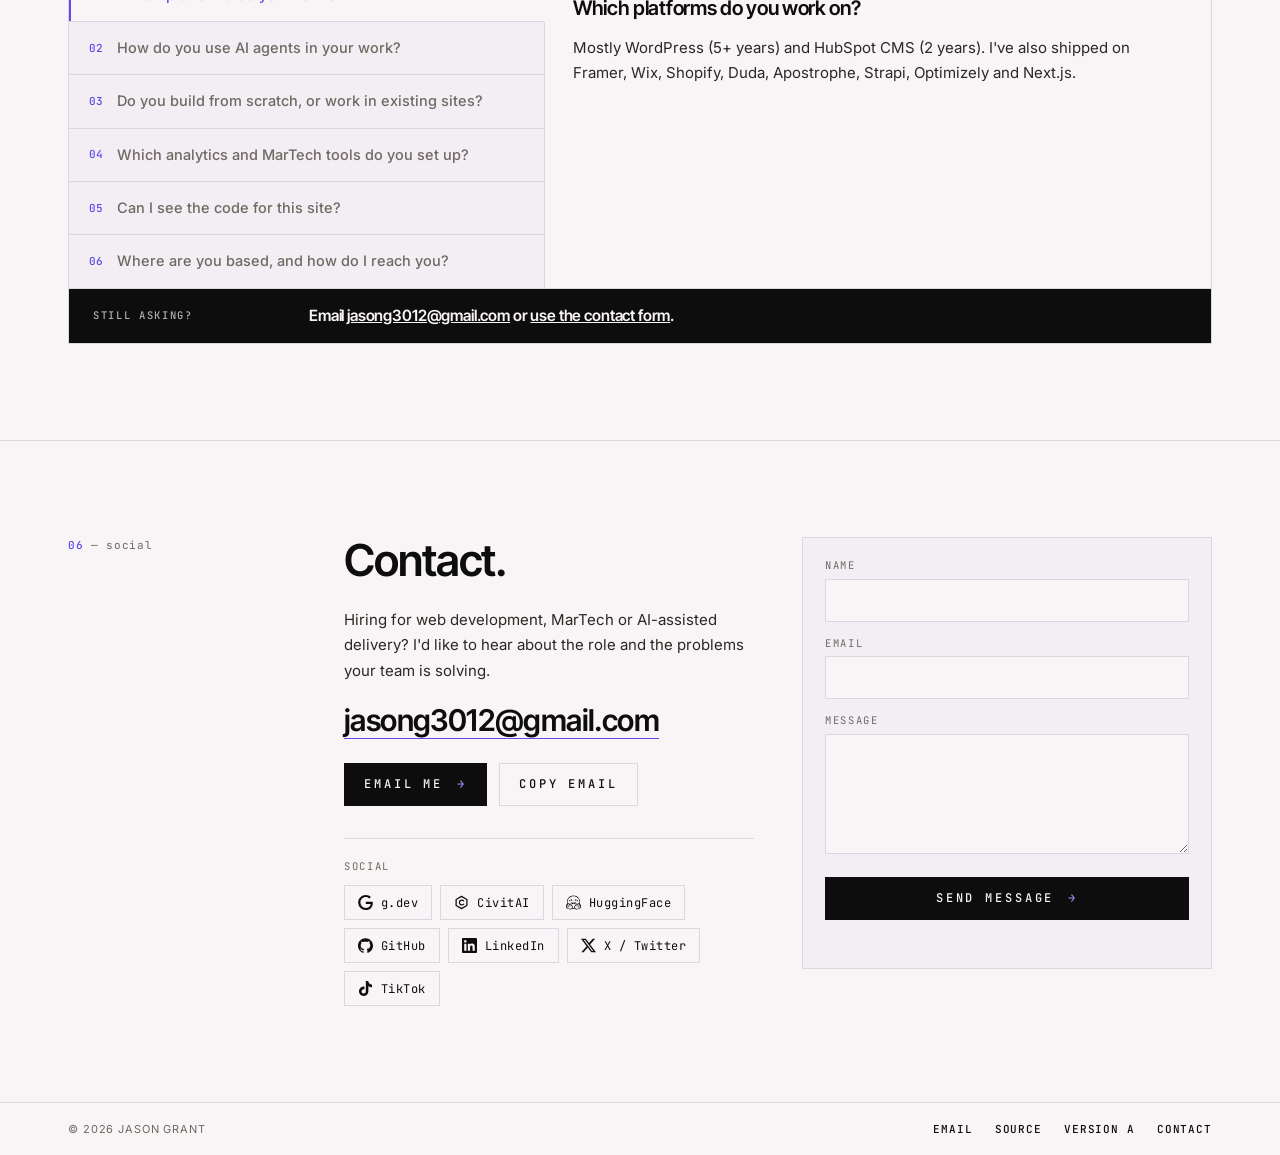
<file: experiment-version.html>
<!doctype html>
<html lang="en">
<head>
<meta charset="utf-8">
<meta name="viewport" content="width=device-width,initial-scale=1">
<meta name="theme-color" content="#F9F4F5">
<link rel="icon" type="image/svg+xml" href="data:image/svg+xml;charset=utf-8,%3Csvg%20xmlns%3D%22http%3A%2F%2Fwww.w3.org%2F2000%2Fsvg%22%20width%3D%2264%22%20height%3D%2264%22%20viewBox%3D%2210%209.5%2044%2044%22%3E%3Cstyle%3E.l%7Bfill%3Aurl%28%23g%29%7D.c%7Bfill%3A%235B4BE8%7D%40media%20%28prefers-color-scheme%3Adark%29%7B.c%7Bfill%3A%23A99BFF%7D%23a%7Bstop-color%3A%23C9C0FF%7D%23b%7Bstop-color%3A%238F80FF%7D%7D%3C%2Fstyle%3E%3Cdefs%3E%3ClinearGradient%20id%3D%22g%22%20x1%3D%220%22%20y1%3D%220%22%20x2%3D%220%22%20y2%3D%221%22%3E%3Cstop%20id%3D%22a%22%20offset%3D%220%22%20stop-color%3D%22%237C6CFF%22%2F%3E%3Cstop%20id%3D%22b%22%20offset%3D%221%22%20stop-color%3D%22%234B3BC9%22%2F%3E%3C%2FlinearGradient%3E%3C%2Fdefs%3E%3Cpath%20class%3D%22l%22%20transform%3D%22translate%2811.31%2042.00%29%20scale%280.02877%29%22%20d%3D%22M270%2011Q155%2011%2087.5%20-51.5Q20%20-114%2020%20-220H170Q170%20-174%20197.0%20-146.5Q224%20-119%20270%20-119Q316%20-119%20343.0%20-145.5Q370%20-172%20370%20-218V-590H205V-730H520V-218Q520%20-112%20453.0%20-50.5Q386%2011%20270%2011Z%22%2F%3E%3Cpath%20class%3D%22l%22%20transform%3D%22translate%2826.75%2042.00%29%20scale%280.02877%29%22%20d%3D%22M305%2010Q231%2010%20176.0%20-17.5Q121%20-45%2090.5%20-94.5Q60%20-144%2060%20-210V-520Q60%20-587%2090.5%20-636.0Q121%20-685%20176.0%20-712.5Q231%20-740%20305%20-740Q378%20-740%20432.5%20-712.5Q487%20-685%20517.5%20-636.0Q548%20-587%20548%20-520H398Q398%20-564%20373.5%20-587.0Q349%20-610%20304%20-610Q259%20-610%20234.5%20-587.0Q210%20-564%20210%20-520V-210Q210%20-167%20234.5%20-143.5Q259%20-120%20304%20-120Q349%20-120%20373.5%20-143.5Q398%20-167%20398%20-210V-273H290V-400H548V-210Q548%20-144%20517.5%20-94.5Q487%20-45%20432.5%20-17.5Q378%2010%20305%2010Z%22%2F%3E%3Crect%20class%3D%22c%22%20x%3D%2244.11%22%20y%3D%2238.80%22%20width%3D%228.00%22%20height%3D%223.2%22%20rx%3D%221%22%2F%3E%3C%2Fsvg%3E">
<script>/* apply a saved theme before first paint */(function(){try{if(localStorage.getItem('jg-theme')==='dark')document.documentElement.setAttribute('data-theme','dark')}catch(e){}})();</script>
<meta name="description" content="Jason Grant — web developer and MarTech specialist in Bangkok. Custom CMS builds, conversion-focused landing pages and agentic, AI-assisted delivery. Version B experiment.">
<meta property="og:title" content="Jason Grant — Web Development Portfolio (Version B)">
<meta property="og:description" content="Custom CMS builds, conversion-focused landing pages, SEO, analytics and automation — shipped faster with agentic AI workflows.">
<meta property="og:type" content="website">
<meta property="og:image" content="assets/images/elx-eu-web-dev-mockup.webp">
<title>Jason Grant — Portfolio (Version B)</title>
<link rel="preconnect" href="https://fonts.googleapis.com">
<link rel="preconnect" href="https://fonts.gstatic.com" crossorigin>
<link href="https://fonts.googleapis.com/css2?family=Inter+Tight:wght@600&family=Inter:wght@400;500;600&family=JetBrains+Mono:wght@400;500&display=swap" rel="stylesheet">
<link rel="stylesheet" href="assets/experiment/site.css?v=c58ef0c2b2">
<style>/* gradient fills must reference same-document defs, so they stay inline */.jg-fill{fill:url(#jg-grad)}.jg-tfill{fill:url(#jg-term-grad)}</style>
</head>
<body>
<svg width="0" height="0" style="position:absolute" aria-hidden="true" focusable="false"><defs><linearGradient id="jg-term-grad" x1="0" y1="0" x2="0" y2="1"><stop offset="0" style="stop-color:var(--logo-g1)"/><stop offset="1" style="stop-color:var(--logo-g2)"/></linearGradient><linearGradient id="jg-grad" x1="0" y1="0" x2="0" y2="1"><stop offset="0" style="stop-color:var(--sun-top)"/><stop offset="1" style="stop-color:var(--sun-bot)"/></linearGradient></defs></svg>
<a class="skip-link" href="#main">Skip to content</a>

<header class="site-header" id="top">
  <div class="wrap header-inner">
    <a class="brand" href="#home" aria-label="Jason Grant, home"><svg class="brand-logo" viewBox="11 20 42 23" aria-hidden="true" focusable="false"><path class="jg-tfill"  transform="translate(11.31 42.00) scale(0.02877)" d="M270 11Q155 11 87.5 -51.5Q20 -114 20 -220H170Q170 -174 197.0 -146.5Q224 -119 270 -119Q316 -119 343.0 -145.5Q370 -172 370 -218V-590H205V-730H520V-218Q520 -112 453.0 -50.5Q386 11 270 11Z"/><path class="jg-tfill"  transform="translate(26.75 42.00) scale(0.02877)" d="M305 10Q231 10 176.0 -17.5Q121 -45 90.5 -94.5Q60 -144 60 -210V-520Q60 -587 90.5 -636.0Q121 -685 176.0 -712.5Q231 -740 305 -740Q378 -740 432.5 -712.5Q487 -685 517.5 -636.0Q548 -587 548 -520H398Q398 -564 373.5 -587.0Q349 -610 304 -610Q259 -610 234.5 -587.0Q210 -564 210 -520V-210Q210 -167 234.5 -143.5Q259 -120 304 -120Q349 -120 373.5 -143.5Q398 -167 398 -210V-273H290V-400H548V-210Q548 -144 517.5 -94.5Q487 -45 432.5 -17.5Q378 10 305 10Z"/><rect class="jg-acc" x="44.11" y="38.80" width="8.00" height="3.2" rx="1"/></svg><span class="brand-name">Jason Grant</span></a>
    <div class="header-right">
    <nav class="main-nav" id="main-nav" aria-label="Main navigation">
      <a class="nav-link tracker" href="#home" data-route="home">Home</a>
      <div class="nav-item has-sub"><a class="nav-link tracker" href="experiment-version/projects/" data-route="work">Projects</a><div class="subnav" aria-label="Projects by discipline"><a class="sub-all" href="experiment-version/projects/">All projects</a><a href="experiment-version/projects/web-development">Web development</a><a href="experiment-version/projects/web-analytics">Web analytics</a><a href="experiment-version/projects/seo-performance">SEO Performance</a><a href="experiment-version/projects/automation">Automated Workflows</a><a href="experiment-version/projects/chatbot-development">AI Chatbots</a><a href="experiment-version/projects/ai-content-creation">AI Content Creation</a><a href="experiment-version/projects/creative-assets">Creative Assets</a><a href="experiment-version/projects/games">Browser Games</a></div></div>
      <a class="nav-link tracker" href="#blog" data-route="blog">Blog</a>
      <a class="nav-link tracker" href="index.html">Version A</a>
      <a class="nav-link tracker" href="#contact" data-route="contact">Contact</a>
    </nav>
    <button class="theme-toggle" id="theme-toggle" type="button" role="switch" aria-checked="false" aria-label="Dark theme" title="Switch to dark theme"><span class="knob" aria-hidden="true"><svg class="i-moon" aria-hidden="true" focusable="false" width="24" height="24" stroke-width="1.5" viewBox="0 0 24 24" fill="none"><path d="M3 11.5066C3 16.7497 7.25034 21 12.4934 21C16.2209 21 19.4466 18.8518 21 15.7259C12.4934 15.7259 8.27411 11.5066 8.27411 3C5.14821 4.55344 3 7.77915 3 11.5066Z" stroke="currentColor" stroke-linecap="round" stroke-linejoin="round"/></svg><svg class="i-sun" aria-hidden="true" focusable="false" width="24" height="24" stroke-width="1.5" viewBox="0 0 24 24" fill="none"><path d="M12 18C15.3137 18 18 15.3137 18 12C18 8.68629 15.3137 6 12 6C8.68629 6 6 8.68629 6 12C6 15.3137 8.68629 18 12 18Z" stroke="currentColor" stroke-linecap="round" stroke-linejoin="round"/><path d="M22 12L23 12" stroke="currentColor" stroke-linecap="round" stroke-linejoin="round"/><path d="M12 2V1" stroke="currentColor" stroke-linecap="round" stroke-linejoin="round"/><path d="M12 23V22" stroke="currentColor" stroke-linecap="round" stroke-linejoin="round"/><path d="M20 20L19 19" stroke="currentColor" stroke-linecap="round" stroke-linejoin="round"/><path d="M20 4L19 5" stroke="currentColor" stroke-linecap="round" stroke-linejoin="round"/><path d="M4 20L5 19" stroke="currentColor" stroke-linecap="round" stroke-linejoin="round"/><path d="M4 4L5 5" stroke="currentColor" stroke-linecap="round" stroke-linejoin="round"/><path d="M1 12L2 12" stroke="currentColor" stroke-linecap="round" stroke-linejoin="round"/></svg></span></button>
    <button class="menu-toggle tracker" type="button" aria-expanded="false" aria-controls="main-nav">menu →</button>
    </div>
  </div>
</header>

<main id="main">

<!-- ============ HOME (gateway) ============ -->
<div class="view is-active" id="home" data-view="home">
  <section class="gateway" aria-label="Welcome">
    <div class="hero-banner" role="img" aria-label="Animated illustration: cubes travel around an automated conveyor loop with turning gears and a central tower, under a starry night sky">
      <svg class="hb-sky" viewBox="0 0 1440 810" preserveAspectRatio="xMidYMid slice" aria-hidden="true" focusable="false">
        <defs>
          <linearGradient id="hs-sky" x1="0" y1="0" x2="0" y2="1"><stop offset="0" stop-color="#16123F"/><stop offset=".55" stop-color="#3A3388"/><stop offset="1" stop-color="#5E56B8"/></linearGradient>
          <radialGradient id="hs-cloud"><stop offset="0" stop-color="#C9C2F7" stop-opacity=".8"/><stop offset="1" stop-color="#C9C2F7" stop-opacity="0"/></radialGradient>
          <linearGradient id="hs-shoot" x1="0" y1="0" x2="1" y2="0"><stop offset="0" stop-color="#fff"/><stop offset="1" stop-color="#fff" stop-opacity="0"/></linearGradient>
          <filter id="hs-soft" x="-20%" y="-20%" width="140%" height="140%"><feGaussianBlur stdDeviation="26"/></filter>
          <filter id="hs-grain" x="0" y="0" width="100%" height="100%"><feTurbulence type="fractalNoise" baseFrequency=".85" numOctaves="2" stitchTiles="stitch"/><feColorMatrix type="saturate" values="0"/></filter>
        </defs>
        <rect width="1440" height="810" fill="url(#hs-sky)"/>
        <g class="hs-stars"><circle class="tw" cx="706" cy="241" r="0.6" opacity="0.50"/><circle cx="638" cy="217" r="0.5" opacity="0.88"/><circle cx="848" cy="176" r="0.8" opacity="0.82"/><circle class="tw" cx="946" cy="32" r="1.1" opacity="0.49"/><circle cx="967" cy="67" r="1.2" opacity="0.64"/><circle cx="253" cy="21" r="1.7" opacity="0.93"/><circle class="tw" cx="173" cy="191" r="1.7" opacity="0.46"/><circle cx="603" cy="236" r="1.3" opacity="0.52"/><circle cx="245" cy="423" r="1.0" opacity="0.49"/><circle class="tw" cx="787" cy="142" r="0.6" opacity="0.81"/><circle cx="506" cy="150" r="0.5" opacity="0.91"/><circle cx="343" cy="380" r="1.1" opacity="0.49"/><circle class="tw" cx="868" cy="172" r="1.5" opacity="0.74"/><circle cx="195" cy="96" r="1.0" opacity="0.40"/><circle cx="68" cy="177" r="1.4" opacity="0.74"/><circle class="tw" cx="1375" cy="139" r="1.0" opacity="0.65"/><circle cx="631" cy="360" r="1.0" opacity="0.61"/><circle cx="380" cy="101" r="1.4" opacity="0.43"/><circle class="tw" cx="389" cy="329" r="1.6" opacity="0.93"/><circle cx="1334" cy="369" r="1.4" opacity="0.73"/><circle cx="798" cy="10" r="0.9" opacity="0.56"/><circle class="tw" cx="309" cy="169" r="1.4" opacity="0.79"/><circle cx="384" cy="411" r="0.4" opacity="0.57"/><circle cx="843" cy="189" r="0.5" opacity="0.94"/><circle class="tw" cx="657" cy="375" r="1.2" opacity="0.63"/><circle cx="180" cy="341" r="1.7" opacity="0.51"/><circle cx="35" cy="66" r="1.4" opacity="0.77"/><circle class="tw" cx="950" cy="373" r="0.7" opacity="0.85"/><circle cx="242" cy="16" r="0.5" opacity="0.36"/><circle cx="773" cy="357" r="1.6" opacity="0.44"/><circle class="tw" cx="711" cy="22" r="0.8" opacity="0.64"/><circle cx="92" cy="152" r="0.7" opacity="0.53"/><circle cx="1138" cy="58" r="0.6" opacity="0.35"/><circle class="tw" cx="898" cy="37" r="1.0" opacity="0.42"/><circle cx="688" cy="178" r="0.4" opacity="0.80"/><circle cx="650" cy="317" r="0.9" opacity="0.91"/><circle class="tw" cx="1032" cy="274" r="0.8" opacity="0.57"/><circle cx="111" cy="378" r="0.5" opacity="0.39"/><circle cx="268" cy="130" r="0.4" opacity="0.71"/><circle class="tw" cx="632" cy="162" r="1.2" opacity="0.89"/><circle cx="760" cy="181" r="0.6" opacity="0.89"/><circle cx="953" cy="214" r="1.7" opacity="0.76"/><circle class="tw" cx="660" cy="415" r="1.6" opacity="0.60"/><circle cx="716" cy="302" r="1.5" opacity="0.90"/><circle cx="784" cy="425" r="1.3" opacity="0.85"/><circle class="tw" cx="633" cy="32" r="1.8" opacity="0.68"/><circle cx="939" cy="168" r="1.5" opacity="0.82"/><circle cx="723" cy="190" r="1.6" opacity="0.78"/><circle class="tw" cx="74" cy="158" r="1.1" opacity="0.94"/><circle cx="948" cy="66" r="1.3" opacity="0.45"/><circle cx="288" cy="226" r="0.8" opacity="0.36"/><circle class="tw" cx="1381" cy="221" r="0.4" opacity="0.58"/><circle cx="264" cy="282" r="0.7" opacity="0.79"/><circle cx="439" cy="390" r="1.2" opacity="0.59"/><circle class="tw" cx="1195" cy="76" r="0.9" opacity="0.60"/><circle cx="1287" cy="244" r="0.5" opacity="0.45"/><circle cx="698" cy="107" r="1.0" opacity="0.66"/><circle class="tw" cx="476" cy="11" r="0.5" opacity="0.79"/><circle cx="656" cy="237" r="1.7" opacity="0.41"/><circle cx="583" cy="95" r="0.9" opacity="0.37"/><circle class="tw" cx="183" cy="313" r="1.6" opacity="0.37"/><circle cx="773" cy="119" r="0.9" opacity="0.49"/><circle cx="1054" cy="211" r="0.7" opacity="0.73"/><circle class="tw" cx="1277" cy="407" r="0.9" opacity="0.92"/><circle cx="1155" cy="177" r="0.5" opacity="0.48"/><circle cx="192" cy="311" r="1.2" opacity="0.93"/><circle class="tw" cx="397" cy="151" r="0.8" opacity="0.45"/><circle cx="1325" cy="266" r="1.5" opacity="0.77"/><circle cx="397" cy="251" r="0.6" opacity="0.78"/><circle class="tw" cx="1384" cy="261" r="0.9" opacity="0.55"/><circle cx="801" cy="243" r="0.6" opacity="0.58"/><circle cx="1189" cy="319" r="1.1" opacity="0.67"/><circle class="tw" cx="878" cy="165" r="0.5" opacity="0.43"/><circle cx="544" cy="396" r="1.5" opacity="0.90"/><circle cx="647" cy="371" r="1.0" opacity="0.40"/><circle class="tw" cx="1279" cy="148" r="0.7" opacity="0.50"/><circle cx="73" cy="151" r="0.9" opacity="0.94"/><circle cx="1172" cy="264" r="1.2" opacity="0.38"/><circle class="tw" cx="666" cy="67" r="1.1" opacity="0.54"/><circle cx="349" cy="224" r="1.2" opacity="0.48"/><circle cx="844" cy="284" r="1.1" opacity="0.41"/><circle class="tw" cx="0" cy="209" r="1.0" opacity="0.35"/><circle cx="892" cy="42" r="0.5" opacity="0.53"/><circle cx="622" cy="288" r="1.7" opacity="0.87"/><circle class="tw" cx="240" cy="1" r="1.6" opacity="0.95"/><circle cx="1221" cy="322" r="1.2" opacity="0.90"/><circle cx="27" cy="133" r="1.3" opacity="0.39"/><circle class="tw" cx="907" cy="159" r="0.8" opacity="0.92"/><circle cx="857" cy="61" r="1.4" opacity="0.77"/><circle cx="19" cy="105" r="0.6" opacity="0.55"/></g>
        <g class="hs-shoot" stroke="url(#hs-shoot)"><line x1="0" y1="0" x2="190" y2="-112" style="--x:1150px;--y:40px;--d:7s;--w:0s"/><line x1="0" y1="0" x2="190" y2="-112" style="--x:1380px;--y:120px;--d:8.5s;--w:2s"/><line x1="0" y1="0" x2="190" y2="-112" style="--x:820px;--y:10px;--d:9s;--w:4.2s"/><line x1="0" y1="0" x2="190" y2="-112" style="--x:1440px;--y:260px;--d:10s;--w:6.5s"/><line x1="0" y1="0" x2="190" y2="-112" style="--x:1000px;--y:-20px;--d:11s;--w:8s"/></g>
        <g filter="url(#hs-soft)"><g class="hs-cl"><ellipse cx="160" cy="720" rx="460" ry="150" fill="url(#hs-cloud)"/><ellipse cx="1350" cy="660" rx="420" ry="170" fill="url(#hs-cloud)"/></g><g class="hs-cl hs-cl2"><ellipse cx="760" cy="830" rx="760" ry="160" fill="url(#hs-cloud)"/><ellipse cx="260" cy="460" rx="300" ry="80" fill="#7466EC" opacity=".45"/><ellipse cx="1220" cy="430" rx="280" ry="80" fill="#7466EC" opacity=".4"/></g></g>
        <g class="hs-scene"><g transform="translate(720 360)"><polygon points="0,-206 398.4,24 0,254 -398.4,24" fill="#2A2370"/><polygon points="0,-230 398.4,0 0,230 -398.4,0" fill="#C9C2F7"/><polygon points="0,-198 342.9,0 0,198 -342.9,0" fill="#3B3299"/><polygon points="0,-186 322.2,0 0,186 -322.2,0" fill="#E9E5FF"/><polygon points="0,-154 266.7,0 0,154 -266.7,0" fill="#3E3596"/><g stroke="#5E50E0" stroke-width="3" opacity=".7"><line x1="26" y1="-196" x2="-8.7" y2="-176"/><line x1="-303.1" y1="-6" x2="-337.7" y2="14"/><line x1="-26" y1="-196" x2="8.7" y2="-176"/><line x1="303.1" y1="-6" x2="337.7" y2="14"/><line x1="43.3" y1="-186" x2="8.7" y2="-166"/><line x1="-285.8" y1="4" x2="-320.4" y2="24"/><line x1="-43.3" y1="-186" x2="-8.7" y2="-166"/><line x1="285.8" y1="4" x2="320.4" y2="24"/><line x1="60.6" y1="-176" x2="26" y2="-156"/><line x1="-268.5" y1="14" x2="-303.1" y2="34"/><line x1="-60.6" y1="-176" x2="-26" y2="-156"/><line x1="268.5" y1="14" x2="303.1" y2="34"/><line x1="77.9" y1="-166" x2="43.3" y2="-146"/><line x1="-251.1" y1="24" x2="-285.8" y2="44"/><line x1="-77.9" y1="-166" x2="-43.3" y2="-146"/><line x1="251.1" y1="24" x2="285.8" y2="44"/><line x1="95.3" y1="-156" x2="60.6" y2="-136"/><line x1="-233.8" y1="34" x2="-268.5" y2="54"/><line x1="-95.3" y1="-156" x2="-60.6" y2="-136"/><line x1="233.8" y1="34" x2="268.5" y2="54"/><line x1="112.6" y1="-146" x2="77.9" y2="-126"/><line x1="-216.5" y1="44" x2="-251.1" y2="64"/><line x1="-112.6" y1="-146" x2="-77.9" y2="-126"/><line x1="216.5" y1="44" x2="251.1" y2="64"/><line x1="129.9" y1="-136" x2="95.3" y2="-116"/><line x1="-199.2" y1="54" x2="-233.8" y2="74"/><line x1="-129.9" y1="-136" x2="-95.3" y2="-116"/><line x1="199.2" y1="54" x2="233.8" y2="74"/><line x1="147.2" y1="-126" x2="112.6" y2="-106"/><line x1="-181.9" y1="64" x2="-216.5" y2="84"/><line x1="-147.2" y1="-126" x2="-112.6" y2="-106"/><line x1="181.9" y1="64" x2="216.5" y2="84"/><line x1="164.5" y1="-116" x2="129.9" y2="-96"/><line x1="-164.5" y1="74" x2="-199.2" y2="94"/><line x1="-164.5" y1="-116" x2="-129.9" y2="-96"/><line x1="164.5" y1="74" x2="199.2" y2="94"/><line x1="181.9" y1="-106" x2="147.2" y2="-86"/><line x1="-147.2" y1="84" x2="-181.9" y2="104"/><line x1="-181.9" y1="-106" x2="-147.2" y2="-86"/><line x1="147.2" y1="84" x2="181.9" y2="104"/><line x1="199.2" y1="-96" x2="164.5" y2="-76"/><line x1="-129.9" y1="94" x2="-164.5" y2="114"/><line x1="-199.2" y1="-96" x2="-164.5" y2="-76"/><line x1="129.9" y1="94" x2="164.5" y2="114"/><line x1="216.5" y1="-86" x2="181.9" y2="-66"/><line x1="-112.6" y1="104" x2="-147.2" y2="124"/><line x1="-216.5" y1="-86" x2="-181.9" y2="-66"/><line x1="112.6" y1="104" x2="147.2" y2="124"/><line x1="233.8" y1="-76" x2="199.2" y2="-56"/><line x1="-95.3" y1="114" x2="-129.9" y2="134"/><line x1="-233.8" y1="-76" x2="-199.2" y2="-56"/><line x1="95.3" y1="114" x2="129.9" y2="134"/><line x1="251.1" y1="-66" x2="216.5" y2="-46"/><line x1="-77.9" y1="124" x2="-112.6" y2="144"/><line x1="-251.1" y1="-66" x2="-216.5" y2="-46"/><line x1="77.9" y1="124" x2="112.6" y2="144"/><line x1="268.5" y1="-56" x2="233.8" y2="-36"/><line x1="-60.6" y1="134" x2="-95.3" y2="154"/><line x1="-268.5" y1="-56" x2="-233.8" y2="-36"/><line x1="60.6" y1="134" x2="95.3" y2="154"/><line x1="285.8" y1="-46" x2="251.1" y2="-26"/><line x1="-43.3" y1="144" x2="-77.9" y2="164"/><line x1="-285.8" y1="-46" x2="-251.1" y2="-26"/><line x1="43.3" y1="144" x2="77.9" y2="164"/><line x1="303.1" y1="-36" x2="268.5" y2="-16"/><line x1="-26" y1="154" x2="-60.6" y2="174"/><line x1="-303.1" y1="-36" x2="-268.5" y2="-16"/><line x1="26" y1="154" x2="60.6" y2="174"/><line x1="320.4" y1="-26" x2="285.8" y2="-6"/><line x1="-8.7" y1="164" x2="-43.3" y2="184"/><line x1="-320.4" y1="-26" x2="-285.8" y2="-6"/><line x1="8.7" y1="164" x2="43.3" y2="184"/><line x1="337.7" y1="-16" x2="303.1" y2="4"/><line x1="8.7" y1="174" x2="-26" y2="194"/><line x1="-337.7" y1="-16" x2="-303.1" y2="4"/><line x1="-8.7" y1="174" x2="26" y2="194"/></g><g transform="translate(-43.3 85) matrix(0.866 0.49999999999999994 -0.866 0.49999999999999994 0 0)"><g class="hs-spin"><path d="M46 0 L58 0 L56 15 L44.4 11.9 L39.8 23 L50.2 29 L41 41 L32.5 32.5 L23 39.8 L29 50.2 L15 56 L11.9 44.4 L0 46 L0 58 L-15 56 L-11.9 44.4 L-23 39.8 L-29 50.2 L-41 41 L-32.5 32.5 L-39.8 23 L-50.2 29 L-56 15 L-44.4 11.9 L-46 0 L-58 0 L-56 -15 L-44.4 -11.9 L-39.8 -23 L-50.2 -29 L-41 -41 L-32.5 -32.5 L-23 -39.8 L-29 -50.2 L-15 -56 L-11.9 -44.4 L0 -46 L0 -58 L15 -56 L11.9 -44.4 L23 -39.8 L29 -50.2 L41 -41 L32.5 -32.5 L39.8 -23 L50.2 -29 L56 -15 L44.4 -11.9 Z" fill="#E9E5FF" stroke="#5446C9" stroke-width="3"/><circle r="20.7" fill="#3E3596"/></g></g><g transform="translate(86.6 80) matrix(0.866 0.49999999999999994 -0.866 0.49999999999999994 0 0)"><g class="hs-spin hs-rev"><path d="M22 0 L34 0 L31.4 13 L20.3 8.4 L15.6 15.6 L24 24 L13 31.4 L8.4 20.3 L0 22 L0 34 L-13 31.4 L-8.4 20.3 L-15.6 15.6 L-24 24 L-31.4 13 L-20.3 8.4 L-22 0 L-34 0 L-31.4 -13 L-20.3 -8.4 L-15.6 -15.6 L-24 -24 L-13 -31.4 L-8.4 -20.3 L0 -22 L0 -34 L13 -31.4 L8.4 -20.3 L15.6 -15.6 L24 -24 L31.4 -13 L20.3 -8.4 Z" fill="#E9E5FF" stroke="#5446C9" stroke-width="3"/><circle r="9.9" fill="#3E3596"/></g></g><g><g transform="translate(0 -6)"><polygon points="-31.2,0 0,18 0,-18 -31.2,-36" fill="#B3A8F0"/><polygon points="31.2,0 0,18 0,-18 31.2,-36" fill="#5446C9"/><polygon points="0,-54 31.2,-36 0,-18 -31.2,-36" fill="#F1EEFF"/></g><animateMotion dur="12s" repeatCount="indefinite" begin="-0.0s" path="M0 -190 L329.1 0 L0 190 L-329.1 0 Z"/></g><g><g transform="translate(0 -6)"><polygon points="-31.2,0 0,18 0,-18 -31.2,-36" fill="#B3A8F0"/><polygon points="31.2,0 0,18 0,-18 31.2,-36" fill="#5446C9"/><polygon points="0,-54 31.2,-36 0,-18 -31.2,-36" fill="#F1EEFF"/></g><animateMotion dur="12s" repeatCount="indefinite" begin="-2.4s" path="M0 -190 L329.1 0 L0 190 L-329.1 0 Z"/></g><g><g transform="translate(0 -6)"><polygon points="-31.2,0 0,18 0,-18 -31.2,-36" fill="#B3A8F0"/><polygon points="31.2,0 0,18 0,-18 31.2,-36" fill="#5446C9"/><polygon points="0,-54 31.2,-36 0,-18 -31.2,-36" fill="#F1EEFF"/></g><animateMotion dur="12s" repeatCount="indefinite" begin="-4.8s" path="M0 -190 L329.1 0 L0 190 L-329.1 0 Z"/></g><g><g transform="translate(0 -6)"><polygon points="-31.2,0 0,18 0,-18 -31.2,-36" fill="#B3A8F0"/><polygon points="31.2,0 0,18 0,-18 31.2,-36" fill="#5446C9"/><polygon points="0,-54 31.2,-36 0,-18 -31.2,-36" fill="#F1EEFF"/></g><animateMotion dur="12s" repeatCount="indefinite" begin="-7.2s" path="M0 -190 L329.1 0 L0 190 L-329.1 0 Z"/></g><g><g transform="translate(0 -6)"><polygon points="-31.2,0 0,18 0,-18 -31.2,-36" fill="#B3A8F0"/><polygon points="31.2,0 0,18 0,-18 31.2,-36" fill="#5446C9"/><polygon points="0,-54 31.2,-36 0,-18 -31.2,-36" fill="#F1EEFF"/></g><animateMotion dur="12s" repeatCount="indefinite" begin="-9.6s" path="M0 -190 L329.1 0 L0 190 L-329.1 0 Z"/></g><g class="hs-float"><polygon points="-121.2,0 0,70 0,-80 -121.2,-150" fill="#B3A8F0"/><polygon points="121.2,0 0,70 0,-80 121.2,-150" fill="#5446C9"/><polygon points="0,-220 121.2,-150 0,-80 -121.2,-150" fill="#F1EEFF"/><polygon points="-77.9,-150 0,-105 0,-195 -77.9,-240" fill="#B3A8F0"/><polygon points="77.9,-150 0,-105 0,-195 77.9,-240" fill="#5446C9"/><polygon points="0,-285 77.9,-240 0,-195 -77.9,-240" fill="#F1EEFF"/></g></g></g>
        <rect class="hs-grain" width="1440" height="810" filter="url(#hs-grain)"/>
      </svg>
      <button class="hb-pause" type="button" aria-label="Pause animation" aria-pressed="false"><svg viewBox="0 0 16 16" aria-hidden="true" focusable="false"><path class="i-pause" d="M5 3.5v9M11 3.5v9"/><path class="i-play" d="M5 3.2v9.6L12.6 8z"/></svg></button>
    </div>
    <div class="gateway-body">
      <p class="gateway-name"><strong>Jason Grant</strong><span class="eyebrow">Professional Work Portfolio</span></p>
      <div class="cta">
        <a class="btn" href="experiment-version/projects/"><span class="swap"><span class="col"><span class="t">All Projects</span><span class="t">All Projects</span></span></span><span class="arr">→</span></a>
        <a class="btn" href="#stack"><span class="swap"><span class="col"><span class="t">Tech Stack</span><span class="t">Tech Stack</span></span></span><span class="arr">→</span></a>
        <a class="btn" href="#workflow"><span class="swap"><span class="col"><span class="t">AI Framework</span><span class="t">AI Framework</span></span></span><span class="arr">→</span></a>
        <a class="btn" href="#blog"><span class="swap"><span class="col"><span class="t">Research</span><span class="t">Research</span></span></span><span class="arr">→</span></a>
        <a class="btn" href="#contact"><span class="swap"><span class="col"><span class="t">Contact</span><span class="t">Contact</span></span></span><span class="arr">→</span></a>
      </div>
    </div>
  </section>

<!-- ============ HOMEPAGE CONTENT ============ -->
<div id="approach">
  <section class="page-intro sheet-sec sheet-first" id="approach-s" aria-labelledby="intro-h">
    <div class="wrap">
      <div class="split">
        <div class="label reveal">// <b>01</b> proof of work</div>
        <div class="reveal sheet-head"><h1 id="intro-h">Where clean code meets marketing that converts.</h1><div class="chapter-body"><p>I'm Jason Grant. I build custom websites and conversion-focused landing pages on enterprise and open-source CMS platforms, for brands like Electrolux, Seven Peaks Software and Morphosis.</p>
        <p class="muted">AI agents now handle the repetitive work in my process, which leaves more of my time for UX, performance and results.</p>
        <a class="text-link" href="#work">See my work →</a></div></div>
      </div>
      <div class="sheet-fig reveal" id="work">
        <div class="sheet-cap"><p class="sheet-title">FIG 00 · projects by discipline</p><p class="sheet-sub">6 disciplines · select one to open its projects</p></div>
        <div class="sheet sheet-cards"><div class="disc-grid">
        <a class="disc-card" href="experiment-version/projects/web-development" aria-label="Web development: see all projects"><div class="disc-lift">
          <div class="disc-media" data-slot="web-development"><img src="assets/images/elx-eu-web-dev-mockup-card.webp" alt="Electrolux Sweden website shown on desktop and mobile" width="720" height="400" loading="lazy" decoding="async"></div>
          <div class="work-body">
            <span class="work-fig"><b>FIG. 0.1</b> · <span data-count="web-development">Projects</span></span>
            <h3 id="dc-web-development">Web development</h3>
            <p class="disc-feat"><span>Featured</span>Electrolux (Sweden) · Seven Peaks Software · Morphosis</p>
            <p>Live, non-confidential sites across enterprise and open-source CMS platforms, from enterprise ecommerce to SEO-led service pages.</p>
          </div>
          </div>
        </a>
        <a class="disc-card" href="experiment-version/projects/web-analytics" aria-label="Web analytics: see all projects"><div class="disc-lift">
          <div class="disc-media" data-slot="web-analytics"><img src="assets/images/disciplines/looker-dashboard-ekyc-tech-client-web-analytics-edited-card.webp" alt="Looker Studio web analytics dashboard for an eKYC platform" width="720" height="535" loading="lazy" decoding="async"></div>
          <div class="work-body">
            <span class="work-fig"><b>FIG. 0.2</b> · <span data-count="web-analytics">Projects</span></span>
            <h3 id="dc-web-analytics">Web analytics</h3>
            <p class="disc-feat"><span>Featured</span>eKYC Platform Dashboard · B2B Roofing Manufacturer</p>
            <p>Custom-built, automated dashboards that integrate GA4 and Google Search Console to reveal traffic sources, user behaviour and key events, so website improvements are backed by data.</p>
          </div>
          </div>
        </a>
        <a class="disc-card" href="experiment-version/projects/seo-performance" aria-label="SEO Performance: see all projects"><div class="disc-lift">
          <div class="disc-media" data-slot="seo-performance"><img src="assets/images/disciplines/seo-for-software-house-card.webp" alt="Search Console and SEO results for an international software consultancy" width="720" height="556" loading="lazy" decoding="async"></div>
          <div class="work-body">
            <span class="work-fig"><b>FIG. 0.3</b> · <span data-count="seo-performance">Projects</span></span>
            <h3 id="dc-seo-performance">SEO Performance</h3>
            <p class="disc-feat"><span>Featured</span>International Software Consultancy · Thailand’s Largest Clinic</p>
            <p>On-page and off-page SEO strategies, with high-quality website enhancements that help businesses climb the search results and grow organic visibility.</p>
          </div>
          </div>
        </a>
        <a class="disc-card" href="experiment-version/projects/automation" aria-label="Automated Workflows: see all projects"><div class="disc-lift">
          <div class="disc-media" data-slot="automation"><img src="assets/images/disciplines/makedotcom-web-text-parser-for-email-outreach-card.webp" alt="Make.com web scraping and AI email personalization workflow" width="720" height="352" loading="lazy" decoding="async"></div>
          <div class="work-body">
            <span class="work-fig"><b>FIG. 0.4</b> · <span data-count="automation">Projects</span></span>
            <h3 id="dc-automation">Automated Workflows</h3>
            <p class="disc-feat"><span>Featured</span>AI Email Personalization Flow · Veo 3 + Postiz Video Pipeline</p>
            <p>Low-code workflow automations with n8n and Make.com that connect APIs, handle webhooks and integrate with platforms like Airtable, Supabase and Pipedrive, cutting repetitive work so teams move faster.</p>
          </div>
          </div>
        </a>
        <a class="disc-card" href="experiment-version/projects/chatbot-development" aria-label="AI Chatbots: see all projects"><div class="disc-lift">
          <div class="disc-media" data-slot="chatbot-development"><img src="assets/images/disciplines/voiceflow-fitness-chatbot-card.webp" alt="Voiceflow fitness chatbot demo: conversation flow canvas with the chat preview" width="720" height="422" loading="lazy" decoding="async"></div>
          <div class="work-body">
            <span class="work-fig"><b>FIG. 0.5</b> · <span data-count="chatbot-development">Projects</span></span>
            <h3 id="dc-chatbot-development">AI Chatbots</h3>
            <p>Conversational AI chatbots and voice agents. Case studies are on the way.</p>
          </div>
          </div>
        </a>
        <a class="disc-card" href="experiment-version/projects/ai-content-creation" aria-label="AI Content Creation: see all projects"><div class="disc-lift">
          <div class="disc-media" data-slot="ai-content-creation"><img src="assets/images/disciplines/ghostdiffusion-home-card.webp" alt="Ghost Diffusion portfolio of Stable Diffusion and Flux images" width="720" height="450" loading="lazy" decoding="async"></div>
          <div class="work-body">
            <span class="work-fig"><b>FIG. 0.6</b> · <span data-count="ai-content-creation">Projects</span></span>
            <h3 id="dc-ai-content-creation">AI Content Creation</h3>
            <p class="disc-feat"><span>Featured</span>Stable Diffusion + Flux Portfolio · Mentality Fuel</p>
            <p>AI-powered visual storytelling for social media: short videos and image carousels made with prompt engineering and a creative eye, built to educate, entertain and inspire.</p>
          </div>
          </div>
        </a>
        </div></div>
        <div class="sheet-sum"><div class="ss-row ss-dark"><span class="ss-k">Experience</span><div class="ss-v">7+&nbsp;years building websites · 6+&nbsp;years in SEO · 3+&nbsp;years in web analytics &amp; dashboards · 3+&nbsp;years building with AI and LLMs</div></div></div>
      </div>
    </div>
  </section>

  <section class="chapter sheet-sec" id="stack" aria-labelledby="stack-h">
    <div class="wrap">
      <div class="split">
        <div class="label reveal">// <b>02</b> core competencies</div>
        <div class="reveal sheet-head"><h2 id="stack-h">Tech Stack.</h2><div class="chapter-body"><p>I work comfortably in the CMS a team already uses, and I connect it to the analytics, CRM and automation tools that make it pay off.</p></div></div>
      </div>
      <div class="sheet-fig reveal">
        <div class="sheet-cap"><p class="sheet-title">FIG 02 · tech stack by area</p><p class="sheet-sub">5 areas · 18 subtopics · tools I have shipped with</p></div>
        <div class="sheet"><div class="sheet-tabs" role="tablist" aria-label="Tech stack by area" style="--cols:5;--cols-t:5;--cols-s:2"><button class="sheet-tab" type="button" role="tab" id="st-web" aria-controls="sp-web" aria-selected="true" tabindex="0">Web</button><button class="sheet-tab" type="button" role="tab" id="st-analytics-seo" aria-controls="sp-analytics-seo" aria-selected="false" tabindex="-1">Analytics &amp; SEO</button><button class="sheet-tab" type="button" role="tab" id="st-automation" aria-controls="sp-automation" aria-selected="false" tabindex="-1">Automation &amp; CRM</button><button class="sheet-tab" type="button" role="tab" id="st-content" aria-controls="sp-content" aria-selected="false" tabindex="-1">Content</button><button class="sheet-tab" type="button" role="tab" id="st-delivery" aria-controls="sp-delivery" aria-selected="false" tabindex="-1">Delivery</button></div><div class="sheet-panels">
          <div class="sheet-panel" role="tabpanel" id="sp-web" aria-labelledby="st-web" tabindex="0"><p class="sh-intro">Custom sites built on the CMS a team already uses, from design and code through to hosting.</p><div class="sh-rows"><div class="sh-row"><span class="sh-k">Development</span><div class="sh-v"><div class="tags"><span class="tag">Claude Code</span><span class="tag">GitHub</span><span class="tag">Next.js</span><span class="tag">Webpack</span></div></div></div><div class="sh-row"><span class="sh-k">Programming languages</span><div class="sh-v"><div class="tags"><span class="tag">HTML</span><span class="tag">CSS</span><span class="tag">JavaScript</span></div></div></div><div class="sh-row"><span class="sh-k">Design</span><div class="sh-v"><div class="tags"><span class="tag">Full-width layouts</span><span class="tag">Minimal</span><span class="tag">Whitespace</span><span class="tag">Sliders</span><span class="tag">Animations</span><span class="tag">Icons</span></div></div></div><div class="sh-row"><span class="sh-k">CMS</span><div class="sh-v"><div class="tags"><span class="tag">WordPress · 5+ yrs</span><span class="tag">HubSpot CMS · 2 yrs</span><span class="tag">Optimizely</span><span class="tag">Strapi</span><span class="tag">Shopify</span><span class="tag">Framer</span><span class="tag">Wix</span><span class="tag">Duda</span><span class="tag">Apostrophe</span></div></div></div><div class="sh-row"><span class="sh-k">Hosting &amp; performance</span><div class="sh-v"><div class="tags"><span class="tag">GitHub Pages</span><span class="tag">WP Rocket</span><span class="tag">REST Cache</span><span class="tag">Priority Hints</span><span class="tag">Instana</span></div></div></div></div></div>
          <div class="sheet-panel" role="tabpanel" id="sp-analytics-seo" aria-labelledby="st-analytics-seo" tabindex="0" hidden><p class="sh-intro">Tracking, dashboards and search work, so website improvements are backed by data and found in search.</p><div class="sh-rows"><div class="sh-row"><span class="sh-k">Analytics</span><div class="sh-v"><div class="tags"><span class="tag">Google Analytics 4</span><span class="tag">Google Tag Manager</span><span class="tag">Search Console</span><span class="tag">Looker Studio</span><span class="tag">Mixpanel</span></div></div></div><div class="sh-row"><span class="sh-k">Behaviour insight</span><div class="sh-v"><div class="tags"><span class="tag">Microsoft Clarity</span><span class="tag">Hotjar</span><span class="tag">Contentsquare</span></div></div></div><div class="sh-row"><span class="sh-k">Ad pixels</span><div class="sh-v"><div class="tags"><span class="tag">Facebook Pixel</span><span class="tag">TikTok Pixel</span><span class="tag">LinkedIn Insight Tag</span></div></div></div><div class="sh-row"><span class="sh-k">SEO</span><div class="sh-v"><div class="tags"><span class="tag">On-page SEO</span><span class="tag">Off-page SEO</span><span class="tag">SEO copywriting</span><span class="tag">Ahrefs</span><span class="tag">Yoast SEO</span><span class="tag">Redirects</span><span class="tag">Internationalization</span></div></div></div></div></div>
          <div class="sheet-panel" role="tabpanel" id="sp-automation" aria-labelledby="st-automation" tabindex="0" hidden><p class="sh-intro">Low-code workflows, AI agents and integrations that connect the website to the tools behind it.</p><div class="sh-rows"><div class="sh-row"><span class="sh-k">Workflows</span><div class="sh-v"><div class="tags"><span class="tag">n8n</span><span class="tag">Make.com</span><span class="tag">Zapier</span></div></div></div><div class="sh-row"><span class="sh-k">AI agents</span><div class="sh-v"><div class="tags"><span class="tag">Voiceflow</span><span class="tag">VAPI</span><span class="tag">Gemini API</span></div></div></div><div class="sh-row"><span class="sh-k">APIs &amp; data</span><div class="sh-v"><div class="tags"><span class="tag">REST APIs</span><span class="tag">Webhooks</span><span class="tag">Web scraping</span><span class="tag">Google Maps API</span><span class="tag">Google Sheets</span><span class="tag">Google Font API</span><span class="tag">Hunter.io</span><span class="tag">Airtable</span><span class="tag">Supabase</span></div></div></div><div class="sh-row"><span class="sh-k">CRM &amp; email</span><div class="sh-v"><div class="tags"><span class="tag">HubSpot</span><span class="tag">Pipedrive</span><span class="tag">Mailchimp</span><span class="tag">MoEngage</span></div></div></div></div></div>
          <div class="sheet-panel" role="tabpanel" id="sp-content" aria-labelledby="st-content" tabindex="0" hidden><p class="sh-intro">AI-powered visual storytelling for social media, plus video editing and copywriting.</p><div class="sh-rows"><div class="sh-row"><span class="sh-k">Generative AI</span><div class="sh-v"><div class="tags"><span class="tag">ComfyUI</span><span class="tag">Stable Diffusion</span><span class="tag">Flux</span><span class="tag">Runway ML</span><span class="tag">Veo 3</span><span class="tag">Kling</span></div></div></div><div class="sh-row"><span class="sh-k">Video &amp; social</span><div class="sh-v"><div class="tags"><span class="tag">Premiere Pro</span><span class="tag">TikTok</span><span class="tag">Carousels</span><span class="tag">Postiz</span></div></div></div><div class="sh-row"><span class="sh-k">Writing</span><div class="sh-v"><div class="tags"><span class="tag">Copywriting</span><span class="tag">SEO articles</span></div></div></div></div></div>
          <div class="sheet-panel" role="tabpanel" id="sp-delivery" aria-labelledby="st-delivery" tabindex="0" hidden><p class="sh-intro">Every change is checked before it ships, and I work closely with the team around it.</p><div class="sh-rows"><div class="sh-row"><span class="sh-k">Web QA</span><div class="sh-v"><div class="tags"><span class="tag">Desktop &amp; mobile checks</span><span class="tag">Console error checks</span><span class="tag">One pull request per change</span><span class="tag">Microsoft Clarity</span><span class="tag">Hotjar</span></div></div></div><div class="sh-row"><span class="sh-k">Project management</span><div class="sh-v"><div class="tags"><span class="tag">Collaboration</span><span class="tag">Pull-request workflow</span><span class="tag">GitHub</span></div></div></div></div></div>
          </div></div>
        <div class="sheet-sum"><div class="ss-row ss-dark"><span class="ss-k">Core</span><div class="ss-v">WordPress 5+ yrs · HubSpot CMS 2 yrs · shipped on 10+ CMS &amp; web platforms</div></div></div>
      </div>
    </div>
  </section>

  <section class="chapter sheet-sec" id="workflow" aria-labelledby="flow-h">
    <div class="wrap">
      <div class="split">
        <div class="label reveal">// <b>03</b> agentic ai workflow</div>
        <div class="reveal sheet-head"><h2 id="flow-h">How I ship with AI agents.</h2><div class="chapter-body"><p>I build with Claude Code and Claude Design using Anthropic's 4D AI Fluency Framework: Delegation, Description, Discernment and Diligence.</p><p class="muted">Claude does the legwork. I keep the judgment, the review and the accountability.</p></div></div>
      </div>
      <div class="sheet-fig reveal">
        <div class="sheet-cap"><p class="sheet-title">FIG 03 · the 4D framework, applied</p><p class="sheet-sub">4 competencies + toolset · how I work with Claude</p></div>
        <div class="sheet"><div class="sheet-tabs" role="tablist" aria-label="The 4D framework, applied" style="--cols:5;--cols-t:5;--cols-s:2"><button class="sheet-tab" type="button" role="tab" id="wf-delegation" aria-controls="wfp-delegation" aria-selected="true" tabindex="0"><i>01</i> Delegation</button><button class="sheet-tab" type="button" role="tab" id="wf-description" aria-controls="wfp-description" aria-selected="false" tabindex="-1"><i>02</i> Description</button><button class="sheet-tab" type="button" role="tab" id="wf-discernment" aria-controls="wfp-discernment" aria-selected="false" tabindex="-1"><i>03</i> Discernment</button><button class="sheet-tab" type="button" role="tab" id="wf-diligence" aria-controls="wfp-diligence" aria-selected="false" tabindex="-1"><i>04</i> Diligence</button><button class="sheet-tab" type="button" role="tab" id="wf-tools" aria-controls="wfp-tools" aria-selected="false" tabindex="-1">Toolset</button></div><div class="sheet-panels">
          <div class="sheet-panel" role="tabpanel" id="wfp-delegation" aria-labelledby="wf-delegation" tabindex="0"><div class="sh-rows"><div class="sh-row"><span class="sh-k">The skill</span><div class="sh-v"><p><strong>Delegation:</strong> Thoughtfully deciding what work to do with AI vs. doing yourself.</p></div></div><div class="sh-row"><span class="sh-k">How I apply it</span><div class="sh-v"><p>Before each change I split the work: mechanical, well-defined tasks go to Claude Code, while anything that needs business context or taste stays with me.</p></div></div><div class="sh-row"><span class="sh-k">Claude does</span><div class="sh-v"><div class="tags"><span class="tag">Scaffolding components</span><span class="tag">Custom code</span><span class="tag">Refactors</span><span class="tag">CSS clean-up</span><span class="tag">Repetitive QA checks</span></div></div></div><div class="sh-row"><span class="sh-k">I own</span><div class="sh-v"><p>Business goals, brand rules, conversion targets, UX decisions and the final call on what ships.</p></div></div></div></div>
          <div class="sheet-panel" role="tabpanel" id="wfp-description" aria-labelledby="wf-description" tabindex="0" hidden><div class="sh-rows"><div class="sh-row"><span class="sh-k">The skill</span><div class="sh-v"><p><strong>Description:</strong> Communicating clearly with AI systems.</p></div></div><div class="sh-row"><span class="sh-k">How I apply it</span><div class="sh-v"><p>I turn business goals, brand rules and conversion targets into a clear spec with acceptance criteria. A <code>CLAUDE.md</code> file in each repo gives Claude Code the standing rules: project structure, image formats, the checks to run and the Git workflow. I share reference designs, screenshots and existing content as context, and explore visual directions in Claude Design before they reach code.</p></div></div><div class="sh-row"><span class="sh-k">Claude does</span><div class="sh-v"><div class="tags"><span class="tag">Reads the spec and CLAUDE.md</span><span class="tag">Proposes a plan</span><span class="tag">Asks when a request is ambiguous</span></div></div></div><div class="sh-row"><span class="sh-k">I own</span><div class="sh-v"><p>The brief, the acceptance criteria and the project rules.</p></div></div></div></div>
          <div class="sheet-panel" role="tabpanel" id="wfp-discernment" aria-labelledby="wf-discernment" tabindex="0" hidden><div class="sh-rows"><div class="sh-row"><span class="sh-k">The skill</span><div class="sh-v"><p><strong>Discernment:</strong> Evaluating AI outputs and behavior with a critical eye.</p></div></div><div class="sh-row"><span class="sh-k">How I apply it</span><div class="sh-v"><p>Claude Code proposes a plan and I approve or redirect it before any code is written. Visual changes come back as desktop and mobile previews first. I review every diff and run accessibility, responsive, SEO and performance checks before anything merges.</p></div></div><div class="sh-row"><span class="sh-k">Claude does</span><div class="sh-v"><div class="tags"><span class="tag">Plans before code</span><span class="tag">Desktop &amp; mobile previews</span><span class="tag">Automated browser checks</span></div></div></div><div class="sh-row"><span class="sh-k">I own</span><div class="sh-v"><p>Approving the plan, reviewing every diff and deciding what is good enough to ship.</p></div></div></div></div>
          <div class="sheet-panel" role="tabpanel" id="wfp-diligence" aria-labelledby="wf-diligence" tabindex="0" hidden><div class="sh-rows"><div class="sh-row"><span class="sh-k">The skill</span><div class="sh-v"><p><strong>Diligence:</strong> Ensuring you interact with AI responsibly.</p></div></div><div class="sh-row"><span class="sh-k">How I apply it</span><div class="sh-v"><p>I am accountable for every change that ships. Each one goes through its own pull request with a summary and how it was checked, so the full history is on GitHub. The agent may only state facts I have provided: no invented metrics, clients or testimonials. It never force-pushes to main or bypasses checks.</p></div></div><div class="sh-row"><span class="sh-k">Claude does</span><div class="sh-v"><div class="tags"><span class="tag">One pull request per change</span><span class="tag">Change summaries</span><span class="tag">Stops and reports when blocked</span></div></div></div><div class="sh-row"><span class="sh-k">I own</span><div class="sh-v"><p>Accuracy of every claim, the guardrails, and the outcome after launch.</p></div></div></div></div>
          <div class="sheet-panel" role="tabpanel" id="wfp-tools" aria-labelledby="wf-tools" tabindex="0" hidden><div class="sh-rows"><div class="sh-row"><span class="sh-k">Agentic coding</span><div class="sh-v"><div class="tags"><span class="tag">Claude Code</span><span class="tag">GitHub</span><span class="tag">Custom HTML / CSS / JS</span><span class="tag">Next.js</span></div></div></div><div class="sh-row"><span class="sh-k">Design</span><div class="sh-v"><div class="tags"><span class="tag">Claude Design</span></div></div></div><div class="sh-row"><span class="sh-k">Automation &amp; agents</span><div class="sh-v"><div class="tags"><span class="tag">n8n</span><span class="tag">Make.com</span><span class="tag">Zapier</span><span class="tag">Voiceflow</span><span class="tag">VAPI</span></div></div></div><div class="sh-row"><span class="sh-k">Generative content</span><div class="sh-v"><div class="tags"><span class="tag">ComfyUI</span><span class="tag">Runway ML</span><span class="tag">Veo 3</span><span class="tag">Kling</span></div></div></div></div></div>
          </div></div>
        <div class="sheet-sum"><div class="ss-row ss-dark"><span class="ss-k">4D</span><div class="ss-v">Delegation → Description → Discernment → Diligence, on every change</div></div><div class="ss-row"><span class="ss-k">Framework</span><div class="ss-v"><span>The 4D Framework is from Anthropic's <a href="https://academy.claude.com/courses/ai-fluency-framework-foundations/the-4d-framework" target="_blank" rel="noopener noreferrer">AI Fluency: Framework &amp; Foundations</a> course.</span></div></div><div class="ss-row"><span class="ss-k">Built this way</span><div class="ss-v"><span>This site: Claude Code worked from a reference template and my previous portfolio, with every change shipped through a pull request on <a href="https://github.com/jasong3012/web-development-portfolio" target="_blank" rel="noopener noreferrer">GitHub</a>.</span> <a class="text-link" href="#post-building-this-portfolio">Read how →</a></div></div></div>
      </div>
    </div>
  </section>

  <section class="chapter" id="about" aria-labelledby="about-h">
    <div class="wrap split">
      <div class="label reveal">// about</div>
      <div class="reveal">
        <h2 id="about-h">Developer's craft. Marketer's instincts.</h2>
        <div class="chapter-body">
          <p>I'm a website and MarTech specialist. My work spans web development, SEO, analytics, marketing automation and AI content, so the pages I build are designed to rank, convert and be measured from the first day.</p>
          <p>I have more than 5 years of WordPress experience and 2 years on HubSpot CMS, and I've also shipped on Framer, Wix, Shopify, Duda, Apostrophe, Strapi, Optimizely and Next.js. I enjoy writing custom code that matches a UX design to the pixel, or designing a page from scratch.</p>
        </div>
        <div class="figure">
          <div class="figure-bar"><span><b>FIG. 01</b> · three working principles</span><span>build · measure · accelerate</span></div>
          <div class="figure-box three">
            <div><b><span class="ic" title="Iconoir: tools"><svg aria-hidden="true" focusable="false" width="24" height="24" viewBox="0 0 24 24" stroke-width="1.5" fill="none"><path d="M10.0503 10.6066L2.97923 17.6777C2.19818 18.4587 2.19818 19.7251 2.97923 20.5061V20.5061C3.76027 21.2872 5.0266 21.2872 5.80765 20.5061L12.8787 13.4351" stroke="currentColor" stroke-linecap="round" stroke-linejoin="round"/><path d="M17.1927 13.7994L21.071 17.6777C21.8521 18.4587 21.8521 19.7251 21.071 20.5061V20.5061C20.29 21.2872 19.0236 21.2872 18.2426 20.5061L12.0341 14.2977" stroke="currentColor" stroke-linecap="round" stroke-linejoin="round"/><path d="M6.73267 5.90381L4.61135 6.61092L2.49003 3.07539L3.90424 1.66117L7.43978 3.78249L6.73267 5.90381ZM6.73267 5.90381L9.5629 8.73404" stroke="currentColor" stroke-linecap="round" stroke-linejoin="round"/><path d="M10.0503 10.6066C9.2065 8.45359 9.37147 5.62861 11.111 3.8891C12.8505 2.14958 16.0607 1.76778 17.8285 2.82844L14.7878 5.86911L14.5052 8.98015L17.6162 8.69754L20.6569 5.65686C21.7176 7.42463 21.3358 10.6349 19.5963 12.3744C17.8567 14.1139 15.0318 14.2789 12.8788 13.435" stroke="currentColor" stroke-linecap="round" stroke-linejoin="round"/></svg></span>BUILD</b><h3>Custom, not templated</h3><p>I hand-build pages on the CMS the business already runs, matched to the brand system and easy for editors to maintain.</p></div>
            <div><b><span class="ic" title="Iconoir: dashboard-speed"><svg aria-hidden="true" focusable="false" width="24" height="24" stroke-width="1.5" viewBox="0 0 24 24" fill="none"><path d="M12 4L12 8" stroke="currentColor" stroke-linecap="round" stroke-linejoin="round"/><path d="M4 8L6.5 10.5" stroke="currentColor" stroke-linecap="round" stroke-linejoin="round"/><path d="M17.5 10.5L20 8" stroke="currentColor" stroke-linecap="round" stroke-linejoin="round"/><path d="M3 17H6" stroke="currentColor" stroke-linecap="round" stroke-linejoin="round"/><path d="M12 17L13 11" stroke="currentColor" stroke-linecap="round" stroke-linejoin="round"/><path d="M18 17H21" stroke="currentColor" stroke-linecap="round" stroke-linejoin="round"/><path d="M8.5 20.001H4C2.74418 18.3295 2 16.2516 2 14C2 8.47715 6.47715 4 12 4C17.5228 4 22 8.47715 22 14C22 16.2516 21.2558 18.3295 20 20.001L15.5 20" stroke="currentColor" stroke-linecap="round" stroke-linejoin="round"/><path d="M12 23C13.6569 23 15 21.6569 15 20C15 18.3431 13.6569 17 12 17C10.3431 17 9 18.3431 9 20C9 21.6569 10.3431 23 12 23Z" stroke="currentColor" stroke-linecap="round" stroke-linejoin="round"/></svg></span>MEASURE</b><h3>Instrumented by default</h3><p>GA4, GTM, Mixpanel, Clarity and Hotjar are set up at launch, so every page shows how it performs.</p></div>
            <div><b><span class="ic" title="Iconoir: rocket"><svg aria-hidden="true" focusable="false" width="24" height="24" viewBox="0 0 24 24" stroke-width="1.5" fill="none"><path d="M16.0614 10.4037L14 17L10 17L7.93865 10.4037C7.35085 8.52273 7.72417 6.47307 8.93738 4.92015L11.5272 1.6052C11.7674 1.29772 12.2326 1.29772 12.4728 1.6052L15.0626 4.92015C16.2758 6.47307 16.6491 8.52273 16.0614 10.4037Z" stroke="currentColor" stroke-linecap="round" stroke-linejoin="round"/><path d="M10 20C10 22 12 23 12 23C12 23 14 22 14 20" stroke="currentColor" stroke-linecap="round" stroke-linejoin="round"/><path d="M8.5 12.5C5 15 7 19 7 19L10 17" stroke="currentColor" stroke-linecap="round" stroke-linejoin="round"/><path d="M15.9312 12.5C19.4312 15 17.4312 19 17.4312 19L14.4312 17" stroke="currentColor" stroke-linecap="round" stroke-linejoin="round"/><path d="M12 11C10.8954 11 10 10.1046 10 9C10 7.89543 10.8954 7 12 7C13.1046 7 14 7.89543 14 9C14 10.1046 13.1046 11 12 11Z" stroke="currentColor" stroke-linecap="round" stroke-linejoin="round"/></svg></span>ACCELERATE</b><h3>AI where it pays off</h3><p>Agents take on scaffolding, refactors, QA and repetitive tasks, and I review and own every change that ships.</p></div>
          </div>
        </div>
      </div>
    </div>
  </section>

  <section class="chapter" id="capabilities" aria-labelledby="cap-h">
    <div class="wrap split">
      <div class="label reveal"><b>04</b> — core competencies</div>
      <div class="reveal">
        <h2 id="cap-h">What I do.</h2>
        <div class="chapter-body"><p>A versatile website and MarTech specialist, working across a wide range of tools and platforms.</p></div>
        <ol class="cap-list figure">
          <li><span class="n ic" title="Iconoir: code-brackets-square"><svg aria-hidden="true" focusable="false" width="24" stroke-width="1.5" height="24" viewBox="0 0 24 24" fill="none"><path d="M10 17L9.33334 17C8.22877 17 7.33334 16.1047 7.33334 15.0002C7.33334 14.3284 7.33334 13.6211 7.33333 13.1111C7.33333 12.5556 6 12 6 12C6 12 7.33333 11.4444 7.33334 10.8889C7.33334 10.4359 7.33334 9.70586 7.33334 8.99998C7.33334 7.89541 8.22877 7 9.33334 7L10 7" stroke="currentColor" stroke-linecap="round" stroke-linejoin="round"/><path d="M14 17L14.6667 17C15.7712 17 16.6667 16.1047 16.6667 15.0002C16.6667 14.3284 16.6667 13.6211 16.6667 13.1111C16.6667 12.5556 18 12 18 12C18 12 16.6667 11.4444 16.6667 10.8889C16.6667 10.4359 16.6667 9.70586 16.6667 8.99998C16.6667 7.89541 15.7712 7 14.6667 7L14 7" stroke="currentColor" stroke-linecap="round" stroke-linejoin="round"/><path d="M21 3.6V20.4C21 20.7314 20.7314 21 20.4 21H3.6C3.26863 21 3 20.7314 3 20.4V3.6C3 3.26863 3.26863 3 3.6 3H20.4C20.7314 3 21 3.26863 21 3.6Z" stroke="currentColor" stroke-linecap="round" stroke-linejoin="round"/></svg></span><h3>Web Development</h3><p>Specializing in crafting websites from scratch on CMS platforms and optimizing landing pages for higher conversions.</p></li>
          <li><span class="n ic" title="Iconoir: stats-up-square"><svg aria-hidden="true" focusable="false" width="24" height="24" stroke-width="1.5" viewBox="0 0 24 24" fill="none"><path d="M16 16L16 8" stroke="currentColor" stroke-linecap="round" stroke-linejoin="round"/><path d="M12 16L12 11" stroke="currentColor" stroke-linecap="round" stroke-linejoin="round"/><path d="M8 16L8 13" stroke="currentColor" stroke-linecap="round" stroke-linejoin="round"/><path d="M3 20.4V3.6C3 3.26863 3.26863 3 3.6 3H20.4C20.7314 3 21 3.26863 21 3.6V20.4C21 20.7314 20.7314 21 20.4 21H3.6C3.26863 21 3 20.7314 3 20.4Z" stroke="currentColor" stroke-width="1.5"/></svg></span><h3>Data &amp; Analytics</h3><p>With a keen eye for the big picture, I leverage data analytics tools to make informed decisions and pinpoint areas for enhancement.</p></li>
          <li><span class="n ic" title="Iconoir: network-right"><svg aria-hidden="true" focusable="false" width="24" height="24" stroke-width="1.5" viewBox="0 0 24 24" fill="none"><rect width="7" height="5" rx="0.6" transform="matrix(0 -1 -1 0 22 21)" stroke="currentColor" stroke-width="1.5"/><rect width="7" height="5" rx="0.6" transform="matrix(0 -1 -1 0 7 15.5)" stroke="currentColor" stroke-width="1.5"/><rect width="7" height="5" rx="0.6" transform="matrix(0 -1 -1 0 22 10)" stroke="currentColor" stroke-width="1.5"/><path d="M17 17.5H13.5C12.3954 17.5 11.5 16.6046 11.5 15.5V8.5C11.5 7.39543 12.3954 6.5 13.5 6.5H17" stroke="currentColor" stroke-width="1.5"/><path d="M11.5 12H7" stroke="currentColor" stroke-width="1.5"/></svg></span><h3>Workflow Automation</h3><p>Experienced in designing email marketing flows within CRM platforms and automating manual tasks through workflow solutions.</p></li>
          <li><span class="n ic" title="Iconoir: sparks"><svg aria-hidden="true" focusable="false" width="24" height="24" viewBox="0 0 24 24" stroke-width="1.5" fill="none"><path d="M8 15C12.8747 15 15 12.949 15 8C15 12.949 17.1104 15 22 15C17.1104 15 15 17.1104 15 22C15 17.1104 12.8747 15 8 15Z" stroke="currentColor" stroke-linejoin="round"/><path d="M2 6.5C5.13376 6.5 6.5 5.18153 6.5 2C6.5 5.18153 7.85669 6.5 11 6.5C7.85669 6.5 6.5 7.85669 6.5 11C6.5 7.85669 5.13376 6.5 2 6.5Z" stroke="currentColor" stroke-linejoin="round"/></svg></span><h3>AI Content Creation</h3><p>Using my creativity to craft captivating content for social media, spanning from still images to animated visuals.</p></li>
          <li><span class="n ic" title="Iconoir: search-window"><svg aria-hidden="true" focusable="false" width="24" height="24" viewBox="0 0 24 24" stroke-width="1.5" fill="none"><path d="M13 21H4C2.89543 21 2 20.1046 2 19V5C2 3.89543 2.89543 3 4 3H20C21.1046 3 22 3.89543 22 5V14" stroke="currentColor" stroke-linecap="round"/><path d="M2 7L22 7" stroke="currentColor" stroke-linecap="round" stroke-linejoin="round"/><path d="M5 5.01L5.01 4.99889" stroke="currentColor" stroke-linecap="round" stroke-linejoin="round"/><path d="M8 5.01L8.01 4.99889" stroke="currentColor" stroke-linecap="round" stroke-linejoin="round"/><path d="M11 5.01L11.01 4.99889" stroke="currentColor" stroke-linecap="round" stroke-linejoin="round"/><path d="M20.1241 20.1185C20.6654 19.5758 21 18.827 21 18C21 16.3431 19.6569 15 18 15C16.3431 15 15 16.3431 15 18C15 19.6569 16.3431 21 18 21C18.8299 21 19.581 20.663 20.1241 20.1185ZM20.1241 20.1185L22 22" stroke="currentColor" stroke-linecap="round" stroke-linejoin="round"/></svg></span><h3>Search Engine Optimization</h3><p>Applying established on-page and off-page SEO strategies to grow organic search visibility and traffic for websites of all sizes.</p></li>
          <li><span class="n ic" title="Iconoir: community"><svg aria-hidden="true" focusable="false" width="24" height="24" viewBox="0 0 24 24" stroke-width="1.5" fill="none"><path d="M7 18V17C7 14.2386 9.23858 12 12 12V12C14.7614 12 17 14.2386 17 17V18" stroke="currentColor" stroke-linecap="round" stroke-linejoin="round"/><path d="M1 18V17C1 15.3431 2.34315 14 4 14V14" stroke="currentColor" stroke-linecap="round" stroke-linejoin="round"/><path d="M23 18V17C23 15.3431 21.6569 14 20 14V14" stroke="currentColor" stroke-linecap="round" stroke-linejoin="round"/><path d="M12 12C13.6569 12 15 10.6569 15 9C15 7.34315 13.6569 6 12 6C10.3431 6 9 7.34315 9 9C9 10.6569 10.3431 12 12 12Z" stroke="currentColor" stroke-linecap="round" stroke-linejoin="round"/><path d="M4 14C5.10457 14 6 13.1046 6 12C6 10.8954 5.10457 10 4 10C2.89543 10 2 10.8954 2 12C2 13.1046 2.89543 14 4 14Z" stroke="currentColor" stroke-linecap="round" stroke-linejoin="round"/><path d="M20 14C21.1046 14 22 13.1046 22 12C22 10.8954 21.1046 10 20 10C18.8954 10 18 10.8954 18 12C18 13.1046 18.8954 14 20 14Z" stroke="currentColor" stroke-linecap="round" stroke-linejoin="round"/></svg></span><h3>Collaboration</h3><p>I thrive on teamwork, dedicated to supporting and empowering my teammates, as I believe that greatness is achieved together.</p></li>
        </ol>
      </div>
    </div>
  </section>

  <section class="chapter sheet-sec" id="faq" aria-labelledby="faq-h">
    <div class="wrap">
      <div class="split">
        <div class="label reveal">// <b>05</b> faq</div>
        <div class="reveal sheet-head"><h2 id="faq-h">Questions, answered.</h2><div class="chapter-body"><p>What hiring managers and tech leads usually ask first.</p></div></div>
      </div>
      <div class="sheet-fig reveal">
        <div class="sheet-cap"><p class="sheet-title">FIG 05 · six common questions</p><p class="sheet-sub">select a question to read the answer</p></div>
        <div class="sheet sheet-v"><div class="sheet-tabs" role="tablist" aria-label="Questions" aria-orientation="vertical" style="--cols:1;--cols-t:1;--cols-s:1"><button class="sheet-tab" type="button" role="tab" id="fq-q01" aria-controls="fqp-q01" aria-selected="true" tabindex="0"><i>01</i><span>Which platforms do you work on?</span></button><button class="sheet-tab" type="button" role="tab" id="fq-q02" aria-controls="fqp-q02" aria-selected="false" tabindex="-1"><i>02</i><span>How do you use AI agents in your work?</span></button><button class="sheet-tab" type="button" role="tab" id="fq-q03" aria-controls="fqp-q03" aria-selected="false" tabindex="-1"><i>03</i><span>Do you build from scratch, or work in existing sites?</span></button><button class="sheet-tab" type="button" role="tab" id="fq-q04" aria-controls="fqp-q04" aria-selected="false" tabindex="-1"><i>04</i><span>Which analytics and MarTech tools do you set up?</span></button><button class="sheet-tab" type="button" role="tab" id="fq-q05" aria-controls="fqp-q05" aria-selected="false" tabindex="-1"><i>05</i><span>Can I see the code for this site?</span></button><button class="sheet-tab" type="button" role="tab" id="fq-q06" aria-controls="fqp-q06" aria-selected="false" tabindex="-1"><i>06</i><span>Where are you based, and how do I reach you?</span></button></div><div class="sheet-panels">
          <div class="sheet-panel" role="tabpanel" id="fqp-q01" aria-labelledby="fq-q01" tabindex="0"><p class="sh-q">Which platforms do you work on?</p><div class="sh-a"><p>Mostly WordPress (5+ years) and HubSpot CMS (2 years). I've also shipped on Framer, Wix, Shopify, Duda, Apostrophe, Strapi, Optimizely and Next.js.</p></div></div>
          <div class="sheet-panel" role="tabpanel" id="fqp-q02" aria-labelledby="fq-q02" tabindex="0" hidden><p class="sh-q">How do you use AI agents in your work?</p><div class="sh-a"><p>Agents take on scaffolding, refactors, QA and repetitive tasks. I write the brief, approve the plan, and review every diff before anything ships. How I apply the 4D framework is in section 03 above.</p></div></div>
          <div class="sheet-panel" role="tabpanel" id="fqp-q03" aria-labelledby="fq-q03" tabindex="0" hidden><p class="sh-q">Do you build from scratch, or work in existing sites?</p><div class="sh-a"><p>Both. I enjoy writing custom code that matches a UX design to the pixel or designing a page from scratch, and I work comfortably in the CMS a team already uses.</p></div></div>
          <div class="sheet-panel" role="tabpanel" id="fqp-q04" aria-labelledby="fq-q04" tabindex="0" hidden><p class="sh-q">Which analytics and MarTech tools do you set up?</p><div class="sh-a"><p>GA4, Google Tag Manager, Search Console, Looker Studio, Mixpanel, Microsoft Clarity, Hotjar, Contentsquare and Ahrefs, plus CRM and email tools like HubSpot, Mailchimp and Pipedrive.</p></div></div>
          <div class="sheet-panel" role="tabpanel" id="fqp-q05" aria-labelledby="fq-q05" tabindex="0" hidden><p class="sh-q">Can I see the code for this site?</p><div class="sh-a"><p>Yes. It's on GitHub at <a href="https://github.com/jasong3012/web-development-portfolio" target="_blank" rel="noopener noreferrer">jasong3012/web-development-portfolio</a>, with every change made through a reviewed pull request. This page is an experimental Version B; <a href="index.html">Version A is here</a>.</p></div></div>
          <div class="sheet-panel" role="tabpanel" id="fqp-q06" aria-labelledby="fq-q06" tabindex="0" hidden><p class="sh-q">Where are you based, and how do I reach you?</p><div class="sh-a"><p>Bangkok, GMT+7. Email <a href="mailto:jasong3012@gmail.com">jasong3012@gmail.com</a> or use the form below.</p></div></div>
          </div></div>
        <div class="sheet-sum"><div class="ss-row ss-dark"><span class="ss-k">Still asking?</span><div class="ss-v">Email <a href="mailto:jasong3012@gmail.com">jasong3012@gmail.com</a> or <a href="#contact">use the contact form</a>.</div></div></div>
      </div>
    </div>
  </section>

  <section class="chapter" id="contact" aria-labelledby="contact-h">
    <div class="wrap split">
      <div class="label reveal"><b>06</b> — social</div>
      <div class="contact-grid reveal">
        <div>
          <h2 id="contact-h">Contact.</h2>
          <div class="chapter-body"><p>Hiring for web development, MarTech or AI-assisted delivery? I'd like to hear about the role and the problems your team is solving.</p></div>
          <a class="contact-email" href="mailto:jasong3012@gmail.com">jasong3012@gmail.com</a>
          <div class="contact-actions">
            <a class="btn btn-solid" href="mailto:jasong3012@gmail.com?subject=Opportunity%20for%20Jason%20Grant"><span class="swap"><span class="col"><span class="t">Email me</span><span class="t">Email me</span></span></span><span class="arr">→</span></a>
            <button class="btn btn-line" type="button" data-copy-email><span class="swap"><span class="col"><span class="t" data-copy-label>Copy email</span><span class="t">Copy email</span></span></span></button>
          </div>
          <div class="contact-social">
            <p class="contact-detail-label" id="social-h">Social</p>
            <ul class="social-links" aria-labelledby="social-h">
              <li><a class="social-link" href="https://g.dev/jasongrant" target="_blank" rel="noopener noreferrer"><svg class="social-ic" viewBox="0 0 24 24" aria-hidden="true" focusable="false"><path d="M12.48 10.92v3.28h7.84c-.24 1.84-.853 3.187-1.787 4.133-1.147 1.147-2.933 2.4-6.053 2.4-4.827 0-8.6-3.893-8.6-8.72s3.773-8.72 8.6-8.72c2.6 0 4.507 1.027 5.907 2.347l2.307-2.307C18.747 1.44 16.133 0 12.48 0 5.867 0 .307 5.387.307 12s5.56 12 12.173 12c3.573 0 6.267-1.173 8.373-3.36 2.16-2.16 2.84-5.213 2.84-7.667 0-.76-.053-1.467-.173-2.053H12.48z"/></svg><span>g.dev</span><span class="sr-only"> (opens in a new tab)</span></a></li>
              <li><a class="social-link" href="https://civitai.com/user/JayG_95" target="_blank" rel="noopener noreferrer"><svg class="social-ic" viewBox="0 0 24 24" aria-hidden="true" focusable="false"><path class="ic-line" d="M12 2.2 20.6 7.1v9.8L12 21.8 3.4 16.9V7.1Z"/><path class="ic-line" d="M15.4 9.3A3.9 3.9 0 1 0 15.4 14.7"/></svg><span>CivitAI</span><span class="sr-only"> (opens in a new tab)</span></a></li>
              <li><a class="social-link" href="https://huggingface.co/MakerJason" target="_blank" rel="noopener noreferrer"><svg class="social-ic" viewBox="0 0 24 24" aria-hidden="true" focusable="false"><path d="M1.4446 11.5059c0 1.1021.1673 2.1585.4847 3.1563-.0378-.0028-.0691-.0058-.1058-.0058-.4209 0-.8015.16-1.0704.4512-.3454.3737-.4984.8335-.4316 1.293a1.576 1.576 0 0 0 .2148.5978c-.2319.1864-.4018.4456-.4844.7578-.0646.2448-.131.7543.2149 1.2794a1.4552 1.4552 0 0 0-.0625.1055c-.208.3923-.2207.8372-.0371 1.25.2783.6258.9696 1.1175 2.3126 1.6467.8356.3292 1.5988.5411 1.6056.543 1.1046.2847 2.104.4277 2.969.4277 1.4173 0 2.4754-.3849 3.1525-1.1446 1.538.2651 2.791.1403 3.592.006.6773.7555 1.7332 1.1387 3.1467 1.1387.8649 0 1.8643-.143 2.969-.4278.0068-.0019.77-.2138 1.6056-.543 1.343-.5292 2.0343-1.0208 2.3126-1.6466.1836-.4129.171-.8577-.037-1.25a1.4685 1.4685 0 0 0-.0626-.1056c.346-.525.2795-1.0346.2149-1.2793-.0826-.3122-.2525-.5714-.4844-.7579.11-.1816.1831-.3788.2148-.5977.0669-.4595-.0862-.9193-.4316-1.293-.2688-.2913-.6495-.4513-1.0704-.4513-.0209 0-.0376.0008-.0588.0018.3162-.9966.4846-2.0518.4846-3.1523 0-5.807-4.7362-10.5144-10.5789-10.5144-5.8426 0-10.5788 4.7073-10.5788 10.5144Zm10.5788-9.4831c5.2727 0 9.5476 4.246 9.5476 9.483a9.4201 9.4201 0 0 1-.2696 2.2365c-.0039-.0047-.0079-.011-.0117-.0156-.274-.3255-.6679-.5059-1.1075-.5059-.352 0-.714.1155-1.0763.3438-.2403.1517-.5058.422-.7793.7598-.2534-.3492-.608-.5832-1.0137-.6465a1.5174 1.5174 0 0 0-.2344-.0176c-.9263 0-1.4828.7993-1.6935 1.5177-.1046.2426-.6065 1.3482-1.3614 2.0978-1.1681 1.1601-1.4458 2.3534-.8396 3.6382-.843.1029-1.5836.0927-2.365-.006.5906-1.212.3626-2.4388-.8426-3.6322-.755-.7496-1.2568-1.8552-1.3614-2.0978-.2107-.7184-.7673-1.5177-1.6935-1.5177-.078 0-.1568.0054-.2344.0176-.4057.0633-.7604.2973-1.0137.6465-.2735-.3379-.539-.6081-.7794-.7598-.3622-.2283-.7243-.3438-1.0762-.3438-.4266 0-.8094.171-1.0821.4786a9.4208 9.4208 0 0 1-.2598-2.1936c0-5.237 4.2749-9.483 9.5475-9.483zM8.6443 7.0036c-.4838.0043-.9503.2667-1.1934.7227-.3536.6633-.1006 1.4873.5645 1.84.351.1862.4883-.5261.836-.6485.3107-.1095.841.399 1.0078.086.3536-.6634.1025-1.4874-.5625-1.84a1.3659 1.3659 0 0 0-.6524-.1602Zm6.8403 0c-.2199-.002-.4426.05-.6504.1602-.665.3526-.9181 1.1766-.5645 1.84.1669.313.6971-.1955 1.0079-.086.3476.1224.4867.8347.838.6485.6649-.3527.916-1.1767.5624-1.84-.243-.456-.7096-.7184-1.1934-.7227Zm-9.7565 1.418a.8768.8768 0 0 0-.877.877c0 .4846.3925.877.877.877a.8768.8768 0 0 0 .877-.877.8768.8768 0 0 0-.877-.877zm12.6434 0c-.4845 0-.879.3925-.879.877 0 .4846.3945.877.879.877a.8768.8768 0 0 0 .877-.877.8768.8768 0 0 0-.877-.877zM8.7927 11.459c-.179-.003-.2793.1107-.2793.416 0 .8097.3874 2.125 1.4279 2.924.207-.7123 1.3453-1.2832 1.5079-1.2012.2315.1167.2191.4417.6074.7266.3884-.285.374-.6098.6056-.7266.1627-.082 1.3009.4889 1.5079 1.2012 1.0404-.799 1.4278-2.1144 1.4278-2.924 0-1.2212-1.583.6402-3.5413.6485-1.4686-.0061-2.7266-1.0558-3.2639-1.0645zM4.312 14.4768c.5792.365 1.6964 2.2751 2.1056 3.0177.1371.2488.371.3536.582.3536.4188 0 .7465-.4138.0391-.9395-1.0636-.791-.6914-2.0846-.1836-2.1642a.4302.4302 0 0 1 .0664-.004c.4616 0 .666.7892.666.7892s.5959 1.4898 1.6213 2.508c.942.9356 1.062 1.703.4961 2.6661-.0164-.004-.0159.0236-.1484.2149-.1853.2673-.4322.4688-.7188.6152-.5062.2269-1.1397.2696-1.7833.2696-1.037 0-2.1017-.1824-2.6975-.336-.0293-.0075-3.6505-.9567-3.1916-1.8224.0771-.1454.2033-.2031.3633-.2031.6463 0 1.823.9551 2.3283.9551.113 0 .196-.0865.2285-.2031.2249-.8045-3.2787-1.0522-2.9846-2.1642.0519-.1967.193-.2757.3907-.2754.854 0 2.7704 1.4923 3.172 1.4923.0307 0 .0525-.0085.0645-.0274.2012-.3227.1096-.5865-1.3087-1.4395-1.4182-.8533-2.4315-1.329-1.8653-1.9416.0651-.0707.1574-.1015.2695-.1015.8611.0002 2.8948 1.84 2.8948 1.84s.5487.5683.8809.5683c.0762 0 .1416-.0315.1855-.1054.2355-.3946-2.1858-2.2183-2.3224-2.971-.0926-.51.0641-.7676.3555-.7676-.0006.008.1701-.0285.4942.1759zm16.2257.5918c-.1366.7526-2.5579 2.5764-2.3224 2.9709.044.074.1092.1055.1855.1055.3321 0 .881-.5684.881-.5684s2.0336-1.8397 2.8947-1.84c.1121 0 .2044.0308.2695.1016.5662.6125-.447 1.0882-1.8653 1.9415-1.4183.853-1.51 1.1168-1.3087 1.4396.012.0188.0337.0273.0644.0273.4016 0 2.3181-1.4923 3.1721-1.4923.1977-.0002.3388.0787.3907.2754.294 1.112-3.2095 1.3597-2.9846 2.1642.0325.1166.1156.2032.2285.2032.5054 0 1.682-.9552 2.3283-.9552.16 0 .2862.0577.3633.2032.459.8656-3.1623 1.8149-3.1916 1.8224-.5958.1535-1.6605.336-2.6975.336-.6351 0-1.261-.0409-1.7638-.2599-.2949-.1472-.5488-.3516-.7383-.625-.0411-.0682-.1026-.1476-.1426-.205-.5726-.9679-.455-1.7371.4903-2.676 1.0254-1.0182 1.6212-2.508 1.6212-2.508s.2044-.7891.666-.7891a.4318.4318 0 0 1 .0665.0039c.5078.0796.88 1.3732-.1836 2.1642-.7074.5257-.3797.9395.039.9395.211 0 .445-.1047.5821-.3535.4092-.7426 1.5264-2.6527 2.1056-3.0178.5588-.3524.99-.1816.8497.5918z"/></svg><span>HuggingFace</span><span class="sr-only"> (opens in a new tab)</span></a></li>
              <li><a class="social-link" href="https://github.com/jasong3012" target="_blank" rel="noopener noreferrer"><svg class="social-ic" viewBox="0 0 24 24" aria-hidden="true" focusable="false"><path d="M12 .297c-6.63 0-12 5.373-12 12 0 5.303 3.438 9.8 8.205 11.385.6.113.82-.258.82-.577 0-.285-.01-1.04-.015-2.04-3.338.724-4.042-1.61-4.042-1.61C4.422 18.07 3.633 17.7 3.633 17.7c-1.087-.744.084-.729.084-.729 1.205.084 1.838 1.236 1.838 1.236 1.07 1.835 2.809 1.305 3.495.998.108-.776.417-1.305.76-1.605-2.665-.3-5.466-1.332-5.466-5.93 0-1.31.465-2.38 1.235-3.22-.135-.303-.54-1.523.105-3.176 0 0 1.005-.322 3.3 1.23.96-.267 1.98-.399 3-.405 1.02.006 2.04.138 3 .405 2.28-1.552 3.285-1.23 3.285-1.23.645 1.653.24 2.873.12 3.176.765.84 1.23 1.91 1.23 3.22 0 4.61-2.805 5.625-5.475 5.92.42.36.81 1.096.81 2.22 0 1.606-.015 2.896-.015 3.286 0 .315.21.69.825.57C20.565 22.092 24 17.592 24 12.297c0-6.627-5.373-12-12-12"/></svg><span>GitHub</span><span class="sr-only"> (opens in a new tab)</span></a></li>
              <li><a class="social-link" href="https://www.linkedin.com/in/jason-grant-mkt/" target="_blank" rel="noopener noreferrer"><svg class="social-ic" viewBox="0 0 24 24" aria-hidden="true" focusable="false"><path d="M20.447 20.452h-3.554v-5.569c0-1.328-.027-3.037-1.852-3.037-1.853 0-2.136 1.445-2.136 2.939v5.667H9.351V9h3.414v1.561h.046c.477-.9 1.637-1.85 3.37-1.85 3.601 0 4.267 2.37 4.267 5.455v6.286zM5.337 7.433c-1.144 0-2.063-.926-2.063-2.065 0-1.138.92-2.063 2.063-2.063 1.14 0 2.064.925 2.064 2.063 0 1.139-.925 2.065-2.064 2.065zm1.782 13.019H3.555V9h3.564v11.452zM22.225 0H1.771C.792 0 0 .774 0 1.729v20.542C0 23.227.792 24 1.771 24h20.451C23.2 24 24 23.227 24 22.271V1.729C24 .774 23.2 0 22.222 0h.003z"/></svg><span>LinkedIn</span><span class="sr-only"> (opens in a new tab)</span></a></li>
              <li><a class="social-link" href="https://x.com/MakerJasonG" target="_blank" rel="noopener noreferrer"><svg class="social-ic" viewBox="0 0 24 24" aria-hidden="true" focusable="false"><path d="M18.901 1.153h3.68l-8.04 9.19L24 22.846h-7.406l-5.8-7.584-6.638 7.584H.474l8.6-9.83L0 1.154h7.594l5.243 6.932ZM17.61 20.644h2.039L6.486 3.24H4.298Z"/></svg><span>X / Twitter</span><span class="sr-only"> (opens in a new tab)</span></a></li>
              <li><a class="social-link" href="https://www.tiktok.com/@maker.jason" target="_blank" rel="noopener noreferrer"><svg class="social-ic" viewBox="0 0 24 24" aria-hidden="true" focusable="false"><path d="M12.525.02c1.31-.02 2.61-.01 3.91-.02.08 1.53.63 3.09 1.75 4.17 1.12 1.11 2.7 1.62 4.24 1.79v4.03c-1.44-.05-2.89-.35-4.2-.97-.57-.26-1.1-.59-1.62-.93-.01 2.92.01 5.84-.02 8.75-.08 1.4-.54 2.79-1.35 3.94-1.31 1.92-3.58 3.17-5.91 3.21-1.43.08-2.86-.31-4.08-1.03-2.02-1.19-3.44-3.37-3.65-5.71-.02-.5-.03-1-.01-1.49.18-1.9 1.12-3.72 2.58-4.96 1.66-1.44 3.98-2.13 6.15-1.72.02 1.48-.04 2.96-.04 4.44-.99-.32-2.15-.23-3.02.37-.63.41-1.11 1.04-1.36 1.75-.21.51-.15 1.07-.14 1.61.24 1.64 1.82 3.02 3.5 2.87 1.12-.01 2.19-.66 2.77-1.61.19-.33.4-.67.41-1.06.1-1.79.06-3.57.07-5.36.01-4.03-.01-8.05.02-12.07z"/></svg><span>TikTok</span><span class="sr-only"> (opens in a new tab)</span></a></li>
            </ul>
          </div>
          <span class="sr-only" id="copy-status" role="status" aria-live="polite"></span>
        </div>
        <form class="contact-form" id="contact-form" action="https://formspree.io/f/mkndpgqe" method="POST">
          <label for="cf-name">Name</label>
          <input id="cf-name" name="name" type="text" autocomplete="name" required>
          <label for="cf-email">Email</label>
          <input id="cf-email" name="email" type="email" autocomplete="email" required>
          <label for="cf-message">Message</label>
          <textarea id="cf-message" name="message" required></textarea>
          <button class="btn btn-solid" type="submit"><span class="swap"><span class="col"><span class="t">Send message</span><span class="t">Send message</span></span></span><span class="arr">→</span></button>
          <p class="form-status" id="form-status" role="status" aria-live="polite"></p>
        </form>
      </div>
    </div>
  </section>
</div>
</div>

<!-- ============ BLOG INDEX ============ -->
<section class="view" id="blog" data-view="blog" aria-labelledby="blog-h">
  <div class="wrap page-intro">
    <h1 id="blog-h">Field notes.</h1>
    <div class="split">
      <div class="label">// blog</div>
      <div class="lede"><p>Notes on web builds, MarTech and shipping with AI agents.</p></div>
    </div>
    <div class="blog-list">
      <a class="post-row" href="#post-building-this-portfolio">
        <span class="date">NOV 2026<br>AGENTIC WORKFLOW</span>
        <div><h2>Building this portfolio with an AI agent, one pull request at a time</h2><p>How a reference template, my old portfolio and Claude Code became a live site, and the guardrails I set so an agent can open and merge pull requests on my behalf.</p></div>
        <span class="go">Read →</span>
      </a>
      <p class="blog-soon">// more articles coming soon</p>
    </div>
  </div>
</section>

<!-- ============ ARTICLE ============ -->
<article class="view" id="post-building-this-portfolio" data-view="post" aria-labelledby="post-h">
  <div class="wrap article-layout">
    <aside class="toc" aria-label="Table of contents">
      <a class="back" href="#blog">← All articles</a>
      <p>Contents</p>
      <ol>
        <li><a href="#p-brief">The brief</a></li>
        <li><a href="#p-build">From template to page</a></li>
        <li><a href="#p-access">The permissions wall</a></li>
        <li><a href="#p-loop">Automating the PR loop</a></li>
        <li><a href="#p-ab">Iterating: an A/B experiment</a></li>
        <li><a href="#p-takeaways">Takeaways</a></li>
      </ol>
    </aside>
    <div class="article">
      <div class="article-hero" aria-hidden="true"><div class="sun"></div></div>
      <h1 id="post-h">Building this portfolio with an AI agent, one pull request at a time</h1>
      <p class="article-meta"><b>Nov 2026</b> · Jason Grant · Agentic workflow</p>
      <p class="standfirst">This site was built by Claude Code working from my brief, a reference template and my old portfolio. I stayed in charge of direction and review. Here's how the loop worked, and the guardrails that made it safe to hand an agent the merge button.</p>

      <h2 id="p-brief">The brief</h2>
      <p>I asked for a landing page that would show my web development work and my agentic, AI-assisted process to hiring managers and web tech leads. I gave the agent three inputs:</p>
      <ul>
        <li>a full HTML template to use as a structural reference,</li>
        <li>my previous portfolio site, as the source for content and project images,</li>
        <li>a short list of skills, plus my contact email.</li>
      </ul>

      <h2 id="p-build">From template to page</h2>
      <p>The agent scraped my old project pages, copied the mockups into the repo and converted the large PNG collages to WebP, taking them from about 2 MB to about 0.2 MB each. It then wrote a single self-contained <code>index.html</code>: inline CSS and JS, no build step, and nothing to install.</p>
      <p>Before anything was committed, it rendered the page in headless Chromium at desktop (1440px) and phone (390px) widths, checking for console errors and horizontal scrolling.</p>
      <div class="note">One rule I set early: no invented metrics, clients or testimonials. When the agent needed a number, it used only figures I'd provided, like 5+ years in WordPress and 2 years on HubSpot CMS.</div>

      <h2 id="p-access">The permissions wall</h2>
      <p>The first pushes to GitHub failed with a 403. The agent could read the repository but not write to it. Installing the Claude GitHub App on the repository fixed it. Until then, I uploaded a zip of the build through the GitHub web interface, so the work never stalled.</p>

      <h2 id="p-loop">Automating the PR loop</h2>
      <p>Once access worked, I wanted every change to go through a pull request without me clicking through each one. The agent added a <code>CLAUDE.md</code> file to the repo, so every future session follows the same standing instruction:</p>
      <div class="figure">
        <div class="figure-bar"><span><b>FIG. 1</b> · CLAUDE.md, git workflow</span><span>excerpt</span></div>
        <pre class="code-panel"><code>For every change Jason requests:
1. Start a branch from the latest origin/main.
2. Commit with a clear message and push the branch.
3. Open a pull request into main.
4. Merge the pull request immediately.
5. Reply with the pull request link and a summary.

<span class="c">If a merge is blocked (conflict, failing checks,
branch protection), stop and report it.</span></code></pre>
        <p class="caption"><b>Fig. 1</b> — The guardrail that matters is the last line: the agent stops and reports a blocked merge instead of forcing it.</p>
      </div>
      <div class="table-scroll"><table class="pr-table">
        <thead><tr><th>PR</th><th>Change</th></tr></thead>
        <tbody>
          <tr><td><a href="https://github.com/jasong3012/web-development-portfolio/pull/1" target="_blank" rel="noopener noreferrer">#1</a></td><td>First version of the landing page, built from the template and my old portfolio</td></tr>
          <tr><td><a href="https://github.com/jasong3012/web-development-portfolio/pull/2" target="_blank" rel="noopener noreferrer">#2</a></td><td><code>CLAUDE.md</code> with project notes and the auto-merge workflow</td></tr>
          <tr><td><a href="https://github.com/jasong3012/web-development-portfolio/pull/3" target="_blank" rel="noopener noreferrer">#3</a></td><td>Restyle to a neon visual reference (Version A)</td></tr>
          <tr><td><a href="https://github.com/jasong3012/web-development-portfolio/pull/4" target="_blank" rel="noopener noreferrer">#4</a></td><td>An editorial Version B, with home, approach and blog views</td></tr>
          <tr><td>#5</td><td>Approach content moved onto the homepage, under the gateway, for SEO</td></tr>
        </tbody>
      </table></div>

      <h2 id="p-ab">Iterating: an A/B experiment</h2>
      <p>With the loop in place, design iterations became cheap. <a href="index.html">Version A</a> is a bold, neon landing page. Version B, the page you're reading, is a calm editorial layout: a minimal gateway that opens onto a long-form homepage, plus a blog. Both use the same content and images, so the comparison is about presentation alone.</p>

      <h2 id="p-takeaways">Takeaways</h2>
      <ul>
        <li><strong>Give the agent real inputs.</strong> A reference template and existing content produced far better results than a description would have.</li>
        <li><strong>Write the rules down.</strong> A <code>CLAUDE.md</code> in the repo means every session follows the same workflow and content rules.</li>
        <li><strong>Automate the loop, not the judgment.</strong> The agent branches, commits, opens and merges pull requests. I decide what gets built and review the result.</li>
      </ul>
      <p style="margin-top:36px"><a class="text-link" href="#blog">← Back to all articles</a></p>
    </div>
  </div>
</article>

</main>
<script>/* show the view named in the URL before first paint (avoids a layout shift) */(function(){var t=document.getElementById(location.hash.slice(1)),v=t&&(t.classList.contains('view')?t:t.closest('.view'));if(v&&v.id!=='home'){document.getElementById('home').classList.remove('is-active');v.classList.add('is-active')}})();</script>

<footer class="site-footer">
  <div class="wrap footer-inner">
    <span class="foot-copy">© <span id="year">2026</span> Jason Grant</span>
    <div class="foot-links">
      <a class="foot-link" href="mailto:jasong3012@gmail.com">Email</a>
      <a class="foot-link" href="https://github.com/jasong3012/web-development-portfolio" target="_blank" rel="noopener noreferrer">Source</a>
      <a class="foot-link" href="index.html">Version A</a>
      <a class="foot-link" href="#contact">Contact</a>
    </div>
  </div>
</footer>

<dialog class="detail-dialog" id="detail-dialog" aria-labelledby="dialog-title">
  <button class="dialog-close" id="dialog-close" type="button" aria-label="Close details">×</button>
  <div class="dialog-visual" id="dialog-visual"><img id="dialog-image" alt="" width="1440" height="800" decoding="async"></div>
  <div class="dialog-thumbs" id="dialog-thumbs" hidden></div>
  <div class="dialog-content">
    <p class="work-fig" id="dialog-kicker"></p>
    <h2 id="dialog-title"></h2>
    <p id="dialog-text"></p>
    <dl class="spec-list" id="dialog-specs"></dl>
    <ul class="dialog-links" id="dialog-links" hidden></ul>
    <div class="dialog-actions">
      <a class="btn btn-solid" id="dialog-visit" target="_blank" rel="noopener noreferrer"><span class="swap"><span class="col"><span class="t" data-visit-label>Visit live site</span><span class="t" data-visit-label>Visit live site</span></span></span><span class="arr">↗</span></a>
      <button class="btn btn-line" type="button" id="dialog-back"><span class="swap"><span class="col"><span class="t">Close</span><span class="t">Close</span></span></span></button>
    </div>
  </div>
</dialog>

<script src="assets/experiment/core.js?v=a4f6a1c555"></script>
<script>
(function(){
  'use strict';
  var EMAIL='jasong3012@gmail.com';
  var J=window.JG,TABS=J.TABS,esc=J.esc,renderTab=J.renderTab,gridClick=J.gridClick;

  /* Hero animation: CSS loops plus SVG motion for the conveyor cubes. The pause button
     stops both; reduced motion starts it paused. */
  (function(){
    var root=document.querySelector('.hero-banner'),btn=root&&root.querySelector('.hb-pause'),svg=root&&root.querySelector('svg');if(!btn)return;
    function set(on){btn.setAttribute('aria-pressed',String(on));btn.setAttribute('aria-label',on?'Play animation':'Pause animation');root.classList.toggle('is-paused',on);
      if(svg&&svg.pauseAnimations){on?svg.pauseAnimations():svg.unpauseAnimations()}}
    btn.addEventListener('click',function(){set(btn.getAttribute('aria-pressed')!=='true')});
    if(matchMedia('(prefers-reduced-motion: reduce)').matches)set(true);
  })();

  /* Section sheets: ARIA tabs (arrow / Home / End keys) */
  [].forEach.call(document.querySelectorAll('.sheet-tabs'),function(list){
    var tabs=[].slice.call(list.querySelectorAll('[role=tab]'));
    function sel(n,focus){tabs.forEach(function(t,i){var on=i===n;t.setAttribute('aria-selected',String(on));t.tabIndex=on?0:-1;document.getElementById(t.getAttribute('aria-controls')).hidden=!on});if(focus)tabs[n].focus()}
    list.addEventListener('click',function(e){var t=e.target.closest('[role=tab]');if(t)sel(tabs.indexOf(t),false)});
    list.addEventListener('keydown',function(e){var n=tabs.indexOf(document.activeElement);if(n<0)return;var L=tabs.length,k=e.key,
      to=k==='ArrowRight'||k==='ArrowDown'?(n+1)%L:k==='ArrowLeft'||k==='ArrowUp'?(n-1+L)%L:k==='Home'?0:k==='End'?L-1:-1;
      if(to>-1){e.preventDefault();sel(to,true)}});
  });

  /* FIG. 00: discipline cards link to their landing pages; fill in the live project counts */
  [].forEach.call(document.querySelectorAll('[data-count]'),function(el){
    for(var i=0;i<TABS.length;i++){if(TABS[i].id===el.getAttribute('data-count')){var n=J.counts(TABS[i]);el.textContent=n?n+(n===1?' project':' projects'):'Coming soon';break}}
  });

  /* Router: hash selects a view; hashes for sections inside a view show that view and scroll to them */
  var views=[].slice.call(document.querySelectorAll('.view'));
  var navLinks=[].slice.call(document.querySelectorAll('.main-nav a[data-route]'));
  var OLD={'web-development':'web-development','web-analytics':'web-analytics','seo-performance':'seo-performance','automated-workflows':'automation','ai-chatbots':'chatbot-development','ai-content-creation':'ai-content-creation','creative-assets':'creative-assets','browser-games':'games'};
  function route(){
    var h=(location.hash||'').slice(1);if(/^work-/.test(h)){location.replace('experiment-version/projects/'+(OLD[h.slice(5)]||h.slice(5)));return}
    var id=(location.hash||'#home').slice(1)||'home';
    var target=document.getElementById(id);
    if(!target){id='home';target=document.getElementById('home')}
    var view=target.classList.contains('view')?target:target.closest('.view');
    if(!view){view=document.getElementById('home')}
    var changed=!view.classList.contains('is-active');
    views.forEach(function(v){v.classList.toggle('is-active',v===view)});
    var key=view.dataset.view;
    setActive(key==='post'?'blog':(key==='home'&&(id==='work'||id==='contact')?id:key));
    if(target===view){window.scrollTo({top:0,behavior:changed?'auto':'smooth'})}
    else{requestAnimationFrame(function(){target.scrollIntoView({behavior:changed?'auto':'smooth'})})}
    observeReveals(view);
    document.title=key==='post'?'Building this portfolio with an AI agent — Jason Grant':key==='blog'?'Blog — Jason Grant':'Jason Grant — Portfolio (Version B)';
  }
  function setActive(r){navLinks.forEach(function(a){a.classList.toggle('is-active',a.dataset.route===r)})}
  window.addEventListener('hashchange',route);
  /* While scrolling the homepage, highlight Home / Work / Contact */
  if('IntersectionObserver' in window){
    var spy=new IntersectionObserver(function(es){es.forEach(function(en){if(en.isIntersecting&&document.getElementById('home').classList.contains('is-active')){setActive(en.target.dataset.spy)}})},{rootMargin:'-45% 0px -50% 0px'});
    [['home','.gateway'],['home','#approach'],['work','#work'],['home','#workflow'],['home','#capabilities'],['home','#stack'],['home','#faq'],['contact','#contact']].forEach(function(x){var el=document.querySelector(x[1]);if(el){el.dataset.spy=x[0];spy.observe(el)}});
  }

  /* Reveal on scroll */
  var revObs='IntersectionObserver' in window?new IntersectionObserver(function(es){es.forEach(function(en){if(en.isIntersecting){en.target.classList.add('is-visible');revObs.unobserve(en.target)}})},{rootMargin:'0px 0px -6% 0px'}):null;
  function observeReveals(scope){if(revObs)document.documentElement.classList.add('reveal-on');scope.querySelectorAll('.reveal:not(.is-visible)').forEach(function(el){revObs?revObs.observe(el):el.classList.add('is-visible')})}

  /* TOC highlighting (article in-page links shouldn't change the route) */
  var toc=[].slice.call(document.querySelectorAll('.toc ol a'));
  toc.forEach(function(a){a.addEventListener('click',function(e){e.preventDefault();var t=document.querySelector(a.getAttribute('href'));if(t)t.scrollIntoView({behavior:'smooth'})})});
  if('IntersectionObserver' in window){
    var tocObs=new IntersectionObserver(function(es){es.forEach(function(en){if(en.isIntersecting){toc.forEach(function(a){a.classList.toggle('is-active',a.getAttribute('href')==='#'+en.target.id)})}})},{rootMargin:'-20% 0px -70% 0px'});
    toc.forEach(function(a){var t=document.querySelector(a.getAttribute('href'));if(t)tocObs.observe(t)});
  }

  /* Copy email */
  var status=document.getElementById('copy-status');
  function fallbackCopy(t){var ta=document.createElement('textarea');ta.value=t;ta.setAttribute('readonly','');ta.style.position='absolute';ta.style.left='-9999px';document.body.appendChild(ta);ta.select();try{document.execCommand('copy')}catch(e){}document.body.removeChild(ta)}
  document.querySelectorAll('[data-copy-email]').forEach(function(btn){
    btn.addEventListener('click',function(){
      var label=btn.querySelector('[data-copy-label]');
      var done=function(){status.textContent='Email address copied';var o=label.textContent;label.textContent='Copied!';setTimeout(function(){label.textContent=o;status.textContent=''},1800)};
      if(navigator.clipboard&&window.isSecureContext){navigator.clipboard.writeText(EMAIL).then(done,function(){fallbackCopy(EMAIL);done()})}else{fallbackCopy(EMAIL);done()}
    });
  });

  /* Contact form */
  var form=document.getElementById('contact-form'),fstat=document.getElementById('form-status');
  form.addEventListener('submit',function(e){
    if(!window.fetch)return;e.preventDefault();
    var b=form.querySelector('button[type="submit"]');b.disabled=true;fstat.textContent='Sending…';
    fetch(form.action,{method:'POST',body:new FormData(form),headers:{Accept:'application/json'}})
      .then(function(r){if(!r.ok)throw new Error();form.reset();fstat.textContent='Thanks, your message was sent. I\'ll be in touch soon.'})
      .catch(function(){fstat.textContent='The message could not be sent. Please email '+EMAIL+' directly.'})
      .finally(function(){b.disabled=false});
  });


  route();
})();
</script>
</body>
</html>
</file>
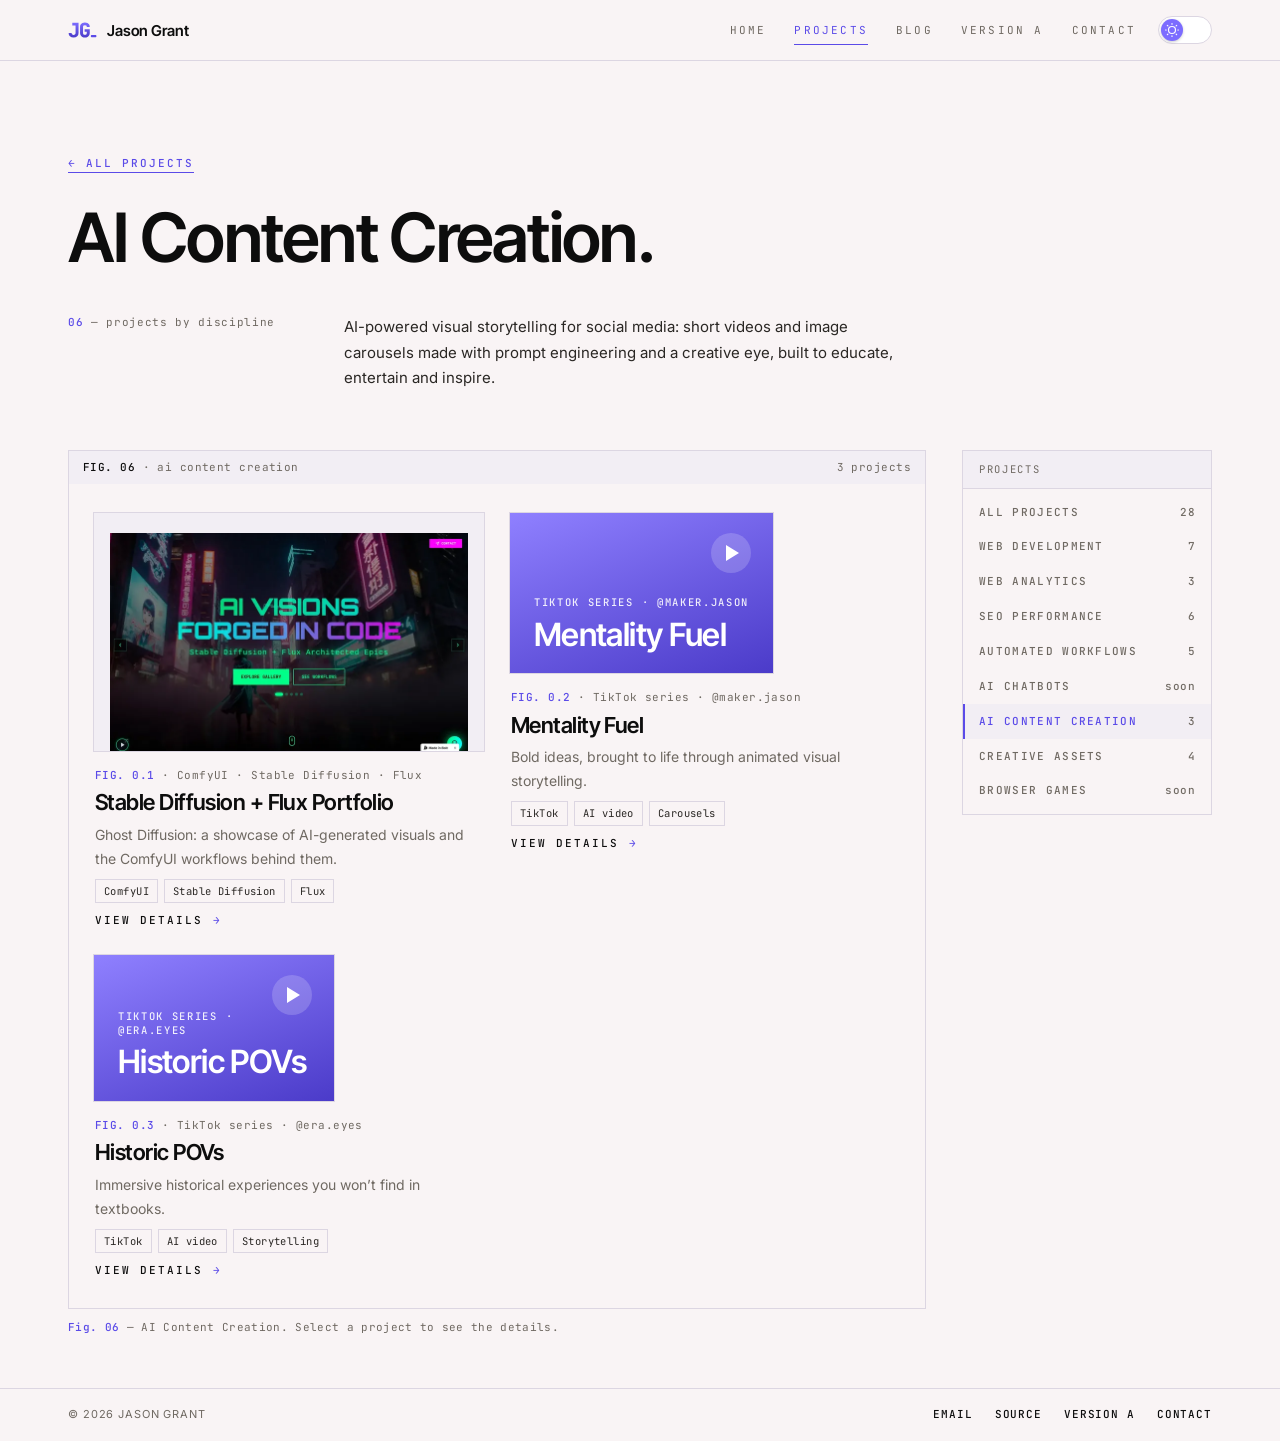
<file: experiment-version/projects/ai-content-creation.html>
<!doctype html>
<html lang="en" data-base="../../">
<head>
<meta charset="utf-8">
<meta name="viewport" content="width=device-width,initial-scale=1">
<meta name="theme-color" content="#F9F4F5">
<link rel="icon" type="image/svg+xml" href="data:image/svg+xml;charset=utf-8,%3Csvg%20xmlns%3D%22http%3A%2F%2Fwww.w3.org%2F2000%2Fsvg%22%20width%3D%2264%22%20height%3D%2264%22%20viewBox%3D%2210%209.5%2044%2044%22%3E%3Cstyle%3E.l%7Bfill%3Aurl%28%23g%29%7D.c%7Bfill%3A%235B4BE8%7D%40media%20%28prefers-color-scheme%3Adark%29%7B.c%7Bfill%3A%23A99BFF%7D%23a%7Bstop-color%3A%23C9C0FF%7D%23b%7Bstop-color%3A%238F80FF%7D%7D%3C%2Fstyle%3E%3Cdefs%3E%3ClinearGradient%20id%3D%22g%22%20x1%3D%220%22%20y1%3D%220%22%20x2%3D%220%22%20y2%3D%221%22%3E%3Cstop%20id%3D%22a%22%20offset%3D%220%22%20stop-color%3D%22%237C6CFF%22%2F%3E%3Cstop%20id%3D%22b%22%20offset%3D%221%22%20stop-color%3D%22%234B3BC9%22%2F%3E%3C%2FlinearGradient%3E%3C%2Fdefs%3E%3Cpath%20class%3D%22l%22%20transform%3D%22translate%2811.31%2042.00%29%20scale%280.02877%29%22%20d%3D%22M270%2011Q155%2011%2087.5%20-51.5Q20%20-114%2020%20-220H170Q170%20-174%20197.0%20-146.5Q224%20-119%20270%20-119Q316%20-119%20343.0%20-145.5Q370%20-172%20370%20-218V-590H205V-730H520V-218Q520%20-112%20453.0%20-50.5Q386%2011%20270%2011Z%22%2F%3E%3Cpath%20class%3D%22l%22%20transform%3D%22translate%2826.75%2042.00%29%20scale%280.02877%29%22%20d%3D%22M305%2010Q231%2010%20176.0%20-17.5Q121%20-45%2090.5%20-94.5Q60%20-144%2060%20-210V-520Q60%20-587%2090.5%20-636.0Q121%20-685%20176.0%20-712.5Q231%20-740%20305%20-740Q378%20-740%20432.5%20-712.5Q487%20-685%20517.5%20-636.0Q548%20-587%20548%20-520H398Q398%20-564%20373.5%20-587.0Q349%20-610%20304%20-610Q259%20-610%20234.5%20-587.0Q210%20-564%20210%20-520V-210Q210%20-167%20234.5%20-143.5Q259%20-120%20304%20-120Q349%20-120%20373.5%20-143.5Q398%20-167%20398%20-210V-273H290V-400H548V-210Q548%20-144%20517.5%20-94.5Q487%20-45%20432.5%20-17.5Q378%2010%20305%2010Z%22%2F%3E%3Crect%20class%3D%22c%22%20x%3D%2244.11%22%20y%3D%2238.80%22%20width%3D%228.00%22%20height%3D%223.2%22%20rx%3D%221%22%2F%3E%3C%2Fsvg%3E">
<script>/* apply a saved theme before first paint */(function(){try{if(localStorage.getItem('jg-theme')==='dark')document.documentElement.setAttribute('data-theme','dark')}catch(e){}})();</script>
<title>AI Content Creation Projects — Jason Grant</title>
<meta name="description" content="AI-powered visual storytelling for social media: short videos and image carousels made with prompt engineering and a creative eye, built to educate, entertain and inspire.">
<link rel="canonical" href="https://jasong3012.github.io/web-development-portfolio/experiment-version/projects/ai-content-creation">
<meta property="og:title" content="AI Content Creation Projects — Jason Grant">
<meta property="og:description" content="AI-powered visual storytelling for social media: short videos and image carousels made with prompt engineering and a creative eye, built to educate, entertain and inspire.">
<meta property="og:type" content="website">
<meta property="og:url" content="https://jasong3012.github.io/web-development-portfolio/experiment-version/projects/ai-content-creation">
<link rel="preconnect" href="https://fonts.googleapis.com">
<link rel="preconnect" href="https://fonts.gstatic.com" crossorigin>
<link href="https://fonts.googleapis.com/css2?family=Inter+Tight:wght@600&family=Inter:wght@400;500;600&family=JetBrains+Mono:wght@400;500&display=swap" rel="stylesheet">
<link rel="stylesheet" href="../../assets/experiment/site.css?v=c58ef0c2b2">
<link rel="preload" href="../../assets/experiment/core.js?v=a4f6a1c555" as="script">
<style>/* gradient fills must reference same-document defs, so they stay inline */.jg-fill{fill:url(#jg-grad)}.jg-tfill{fill:url(#jg-term-grad)}</style>
</head>
<body>
<svg width="0" height="0" style="position:absolute" aria-hidden="true" focusable="false"><defs><linearGradient id="jg-term-grad" x1="0" y1="0" x2="0" y2="1"><stop offset="0" style="stop-color:var(--logo-g1)"/><stop offset="1" style="stop-color:var(--logo-g2)"/></linearGradient><linearGradient id="jg-grad" x1="0" y1="0" x2="0" y2="1"><stop offset="0" style="stop-color:var(--sun-top)"/><stop offset="1" style="stop-color:var(--sun-bot)"/></linearGradient></defs></svg>
<a class="skip-link" href="#main">Skip to content</a>

<header class="site-header" id="top">
  <div class="wrap header-inner">
    <a class="brand" href="../../experiment-version.html" aria-label="Jason Grant, home"><svg class="brand-logo" viewBox="11 20 42 23" aria-hidden="true" focusable="false"><path class="jg-tfill"  transform="translate(11.31 42.00) scale(0.02877)" d="M270 11Q155 11 87.5 -51.5Q20 -114 20 -220H170Q170 -174 197.0 -146.5Q224 -119 270 -119Q316 -119 343.0 -145.5Q370 -172 370 -218V-590H205V-730H520V-218Q520 -112 453.0 -50.5Q386 11 270 11Z"/><path class="jg-tfill"  transform="translate(26.75 42.00) scale(0.02877)" d="M305 10Q231 10 176.0 -17.5Q121 -45 90.5 -94.5Q60 -144 60 -210V-520Q60 -587 90.5 -636.0Q121 -685 176.0 -712.5Q231 -740 305 -740Q378 -740 432.5 -712.5Q487 -685 517.5 -636.0Q548 -587 548 -520H398Q398 -564 373.5 -587.0Q349 -610 304 -610Q259 -610 234.5 -587.0Q210 -564 210 -520V-210Q210 -167 234.5 -143.5Q259 -120 304 -120Q349 -120 373.5 -143.5Q398 -167 398 -210V-273H290V-400H548V-210Q548 -144 517.5 -94.5Q487 -45 432.5 -17.5Q378 10 305 10Z"/><rect class="jg-acc" x="44.11" y="38.80" width="8.00" height="3.2" rx="1"/></svg><span class="brand-name">Jason Grant</span></a>
    <div class="header-right">
    <nav class="main-nav" id="main-nav" aria-label="Main navigation">
      <a class="nav-link tracker" href="../../experiment-version.html" data-route="home">Home</a>
      <div class="nav-item has-sub"><a class="nav-link tracker is-active" href="./" data-route="work">Projects</a><div class="subnav" aria-label="Projects by discipline"><a class="sub-all" href="./">All projects</a><a href="web-development">Web development</a><a href="web-analytics">Web analytics</a><a href="seo-performance">SEO Performance</a><a href="automation">Automated Workflows</a><a href="chatbot-development">AI Chatbots</a><a href="ai-content-creation" aria-current="page">AI Content Creation</a><a href="creative-assets">Creative Assets</a><a href="games">Browser Games</a></div></div>
      <a class="nav-link tracker" href="../../experiment-version.html#blog" data-route="blog">Blog</a>
      <a class="nav-link tracker" href="../../index.html">Version A</a>
      <a class="nav-link tracker" href="../../experiment-version.html#contact" data-route="contact">Contact</a>
    </nav>
    <button class="theme-toggle" id="theme-toggle" type="button" role="switch" aria-checked="false" aria-label="Dark theme" title="Switch to dark theme"><span class="knob" aria-hidden="true"><svg class="i-moon" aria-hidden="true" focusable="false" width="24" height="24" stroke-width="1.5" viewBox="0 0 24 24" fill="none"><path d="M3 11.5066C3 16.7497 7.25034 21 12.4934 21C16.2209 21 19.4466 18.8518 21 15.7259C12.4934 15.7259 8.27411 11.5066 8.27411 3C5.14821 4.55344 3 7.77915 3 11.5066Z" stroke="currentColor" stroke-linecap="round" stroke-linejoin="round"/></svg><svg class="i-sun" aria-hidden="true" focusable="false" width="24" height="24" stroke-width="1.5" viewBox="0 0 24 24" fill="none"><path d="M12 18C15.3137 18 18 15.3137 18 12C18 8.68629 15.3137 6 12 6C8.68629 6 6 8.68629 6 12C6 15.3137 8.68629 18 12 18Z" stroke="currentColor" stroke-linecap="round" stroke-linejoin="round"/><path d="M22 12L23 12" stroke="currentColor" stroke-linecap="round" stroke-linejoin="round"/><path d="M12 2V1" stroke="currentColor" stroke-linecap="round" stroke-linejoin="round"/><path d="M12 23V22" stroke="currentColor" stroke-linecap="round" stroke-linejoin="round"/><path d="M20 20L19 19" stroke="currentColor" stroke-linecap="round" stroke-linejoin="round"/><path d="M20 4L19 5" stroke="currentColor" stroke-linecap="round" stroke-linejoin="round"/><path d="M4 20L5 19" stroke="currentColor" stroke-linecap="round" stroke-linejoin="round"/><path d="M4 4L5 5" stroke="currentColor" stroke-linecap="round" stroke-linejoin="round"/><path d="M1 12L2 12" stroke="currentColor" stroke-linecap="round" stroke-linejoin="round"/></svg></span></button>
    <button class="menu-toggle tracker" type="button" aria-expanded="false" aria-controls="main-nav">menu →</button>
    </div>
  </div>
</header>

<main id="main">
<section class="disc-page" aria-labelledby="dh">
  <div class="wrap page-intro">
    <a class="text-link disc-back" href="./">← All projects</a>
    <h1 id="dh">AI Content Creation.</h1>
    <div class="split">
      <div class="label"><b>06</b> — projects by discipline</div>
      <div class="lede"><p>AI-powered visual storytelling for social media: short videos and image carousels made with prompt engineering and a creative eye, built to educate, entertain and inspire.</p></div>
    </div>
    <div class="proj-layout">
      <div class="figure">
        <div class="figure-bar"><span><b>FIG. 06</b> · ai content creation</span><span>3 projects</span></div>
        <div class="tab-panel"><div class="work-grid" id="disc-grid"><button class="work-card" type="button" data-item="5:0"><div class="work-visual"><img src="../../assets/images/disciplines/ghostdiffusion-home-card.webp" alt="Stable Diffusion + Flux Portfolio" loading="lazy" decoding="async"></div><div class="work-body"><span class="work-fig"><b>FIG. 0.1</b> · ComfyUI · Stable Diffusion · Flux</span><h3>Stable Diffusion + Flux Portfolio</h3><p>Ghost Diffusion: a showcase of AI-generated visuals and the ComfyUI workflows behind them.</p><div class="tags"><span class="tag">ComfyUI</span><span class="tag">Stable Diffusion</span><span class="tag">Flux</span></div><span class="work-cta"><span>View details</span><span aria-hidden="true">→</span></span></div></button><button class="work-card" type="button" data-item="5:1"><div class="work-visual poster"><span class="play" aria-hidden="true"></span><i>TikTok series · @maker.jason</i><b>Mentality Fuel</b></div><div class="work-body"><span class="work-fig"><b>FIG. 0.2</b> · TikTok series · @maker.jason</span><h3>Mentality Fuel</h3><p>Bold ideas, brought to life through animated visual storytelling.</p><div class="tags"><span class="tag">TikTok</span><span class="tag">AI video</span><span class="tag">Carousels</span></div><span class="work-cta"><span>View details</span><span aria-hidden="true">→</span></span></div></button><button class="work-card" type="button" data-item="5:2"><div class="work-visual poster"><span class="play" aria-hidden="true"></span><i>TikTok series · @era.eyes</i><b>Historic POVs</b></div><div class="work-body"><span class="work-fig"><b>FIG. 0.3</b> · TikTok series · @era.eyes</span><h3>Historic POVs</h3><p>Immersive historical experiences you won’t find in textbooks.</p><div class="tags"><span class="tag">TikTok</span><span class="tag">AI video</span><span class="tag">Storytelling</span></div><span class="work-cta"><span>View details</span><span aria-hidden="true">→</span></span></div></button></div><div class="tab-foot" hidden></div></div>
        <p class="caption"><b>Fig. 06</b> — AI Content Creation. Select a project to see the details.</p>
      </div>
      <aside class="proj-side" aria-label="Project categories"><p class="side-title">Projects</p><ul><li><a href="./">All projects<span>28</span></a></li><li><a href="web-development">Web development<span>7</span></a></li><li><a href="web-analytics">Web analytics<span>3</span></a></li><li><a href="seo-performance">SEO Performance<span>6</span></a></li><li><a href="automation">Automated Workflows<span>5</span></a></li><li><a href="chatbot-development">AI Chatbots<span>soon</span></a></li><li><a href="ai-content-creation" aria-current="page">AI Content Creation<span>3</span></a></li><li><a href="creative-assets">Creative Assets<span>4</span></a></li><li><a href="games">Browser Games<span>soon</span></a></li></ul></aside>
    </div>
  </div>
</section>
</main>

<footer class="site-footer">
  <div class="wrap footer-inner">
    <span class="foot-copy">© <span id="year">2026</span> Jason Grant</span>
    <div class="foot-links">
      <a class="foot-link" href="mailto:jasong3012@gmail.com">Email</a>
      <a class="foot-link" href="https://github.com/jasong3012/web-development-portfolio" target="_blank" rel="noopener noreferrer">Source</a>
      <a class="foot-link" href="../../index.html">Version A</a>
      <a class="foot-link" href="../../experiment-version.html#contact">Contact</a>
    </div>
  </div>
</footer>
<dialog class="detail-dialog" id="detail-dialog" aria-labelledby="dialog-title">
  <button class="dialog-close" id="dialog-close" type="button" aria-label="Close details">×</button>
  <div class="dialog-visual" id="dialog-visual"><img id="dialog-image" alt="" width="1440" height="800" decoding="async"></div>
  <div class="dialog-thumbs" id="dialog-thumbs" hidden></div>
  <div class="dialog-content">
    <p class="work-fig" id="dialog-kicker"></p>
    <h2 id="dialog-title"></h2>
    <p id="dialog-text"></p>
    <dl class="spec-list" id="dialog-specs"></dl>
    <ul class="dialog-links" id="dialog-links" hidden></ul>
    <div class="dialog-actions">
      <a class="btn btn-solid" id="dialog-visit" target="_blank" rel="noopener noreferrer"><span class="swap"><span class="col"><span class="t" data-visit-label>Visit live site</span><span class="t" data-visit-label>Visit live site</span></span></span><span class="arr">↗</span></a>
      <button class="btn btn-line" type="button" id="dialog-back"><span class="swap"><span class="col"><span class="t">Close</span><span class="t">Close</span></span></span></button>
    </div>
  </div>
</dialog>
<script src="../../assets/experiment/core.js?v=a4f6a1c555"></script>
<script>document.getElementById('disc-grid').addEventListener('click',JG.gridClick)</script>
</body>
</html>
</file>
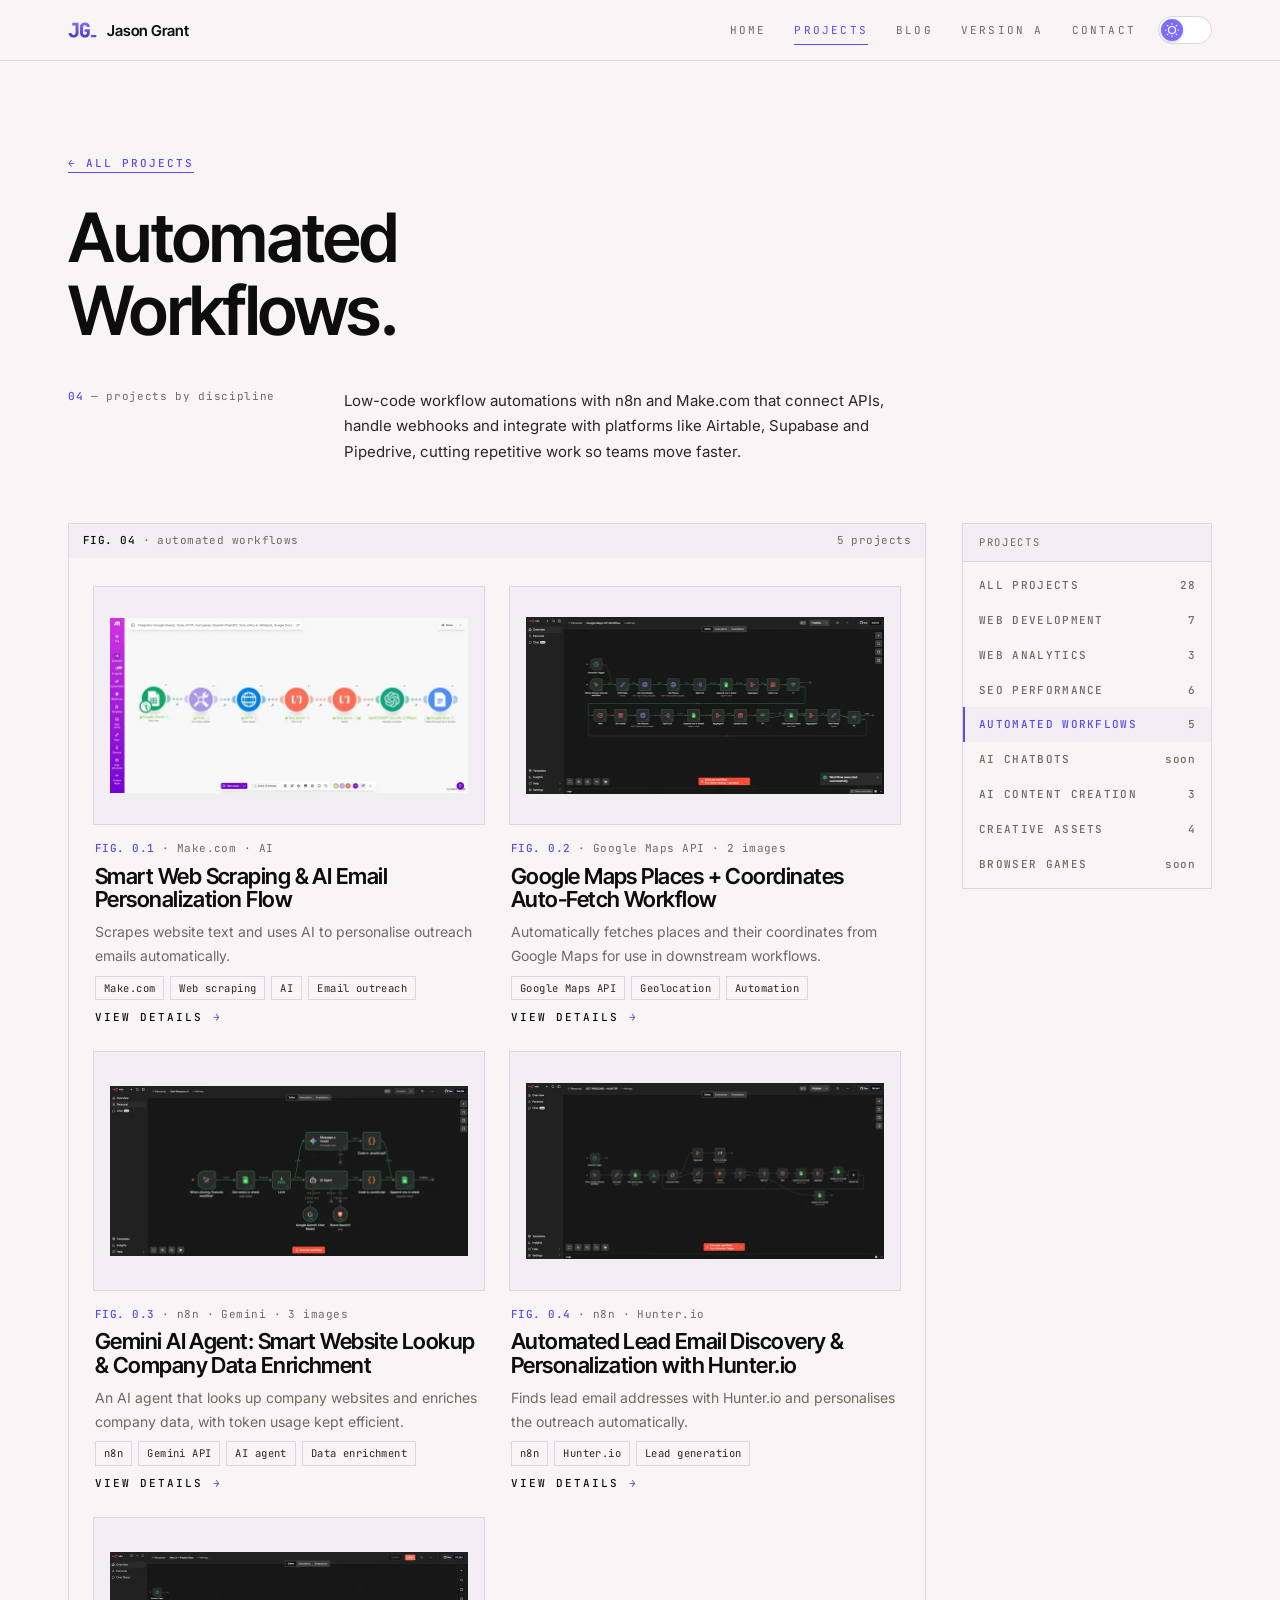
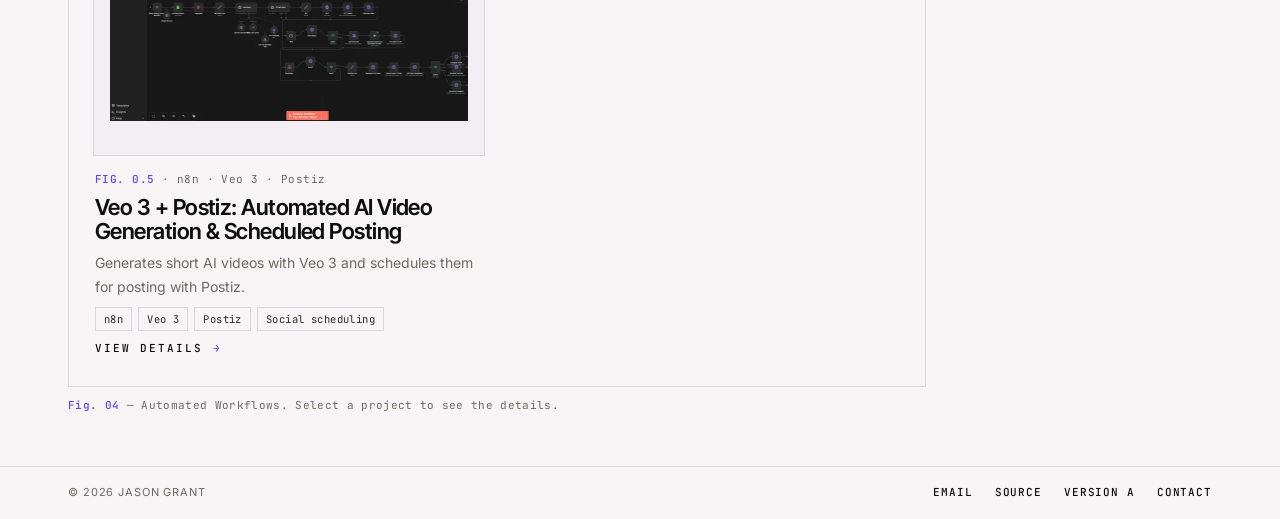
<file: experiment-version/projects/automation.html>
<!doctype html>
<html lang="en" data-base="../../">
<head>
<meta charset="utf-8">
<meta name="viewport" content="width=device-width,initial-scale=1">
<meta name="theme-color" content="#F9F4F5">
<link rel="icon" type="image/svg+xml" href="data:image/svg+xml;charset=utf-8,%3Csvg%20xmlns%3D%22http%3A%2F%2Fwww.w3.org%2F2000%2Fsvg%22%20width%3D%2264%22%20height%3D%2264%22%20viewBox%3D%2210%209.5%2044%2044%22%3E%3Cstyle%3E.l%7Bfill%3Aurl%28%23g%29%7D.c%7Bfill%3A%235B4BE8%7D%40media%20%28prefers-color-scheme%3Adark%29%7B.c%7Bfill%3A%23A99BFF%7D%23a%7Bstop-color%3A%23C9C0FF%7D%23b%7Bstop-color%3A%238F80FF%7D%7D%3C%2Fstyle%3E%3Cdefs%3E%3ClinearGradient%20id%3D%22g%22%20x1%3D%220%22%20y1%3D%220%22%20x2%3D%220%22%20y2%3D%221%22%3E%3Cstop%20id%3D%22a%22%20offset%3D%220%22%20stop-color%3D%22%237C6CFF%22%2F%3E%3Cstop%20id%3D%22b%22%20offset%3D%221%22%20stop-color%3D%22%234B3BC9%22%2F%3E%3C%2FlinearGradient%3E%3C%2Fdefs%3E%3Cpath%20class%3D%22l%22%20transform%3D%22translate%2811.31%2042.00%29%20scale%280.02877%29%22%20d%3D%22M270%2011Q155%2011%2087.5%20-51.5Q20%20-114%2020%20-220H170Q170%20-174%20197.0%20-146.5Q224%20-119%20270%20-119Q316%20-119%20343.0%20-145.5Q370%20-172%20370%20-218V-590H205V-730H520V-218Q520%20-112%20453.0%20-50.5Q386%2011%20270%2011Z%22%2F%3E%3Cpath%20class%3D%22l%22%20transform%3D%22translate%2826.75%2042.00%29%20scale%280.02877%29%22%20d%3D%22M305%2010Q231%2010%20176.0%20-17.5Q121%20-45%2090.5%20-94.5Q60%20-144%2060%20-210V-520Q60%20-587%2090.5%20-636.0Q121%20-685%20176.0%20-712.5Q231%20-740%20305%20-740Q378%20-740%20432.5%20-712.5Q487%20-685%20517.5%20-636.0Q548%20-587%20548%20-520H398Q398%20-564%20373.5%20-587.0Q349%20-610%20304%20-610Q259%20-610%20234.5%20-587.0Q210%20-564%20210%20-520V-210Q210%20-167%20234.5%20-143.5Q259%20-120%20304%20-120Q349%20-120%20373.5%20-143.5Q398%20-167%20398%20-210V-273H290V-400H548V-210Q548%20-144%20517.5%20-94.5Q487%20-45%20432.5%20-17.5Q378%2010%20305%2010Z%22%2F%3E%3Crect%20class%3D%22c%22%20x%3D%2244.11%22%20y%3D%2238.80%22%20width%3D%228.00%22%20height%3D%223.2%22%20rx%3D%221%22%2F%3E%3C%2Fsvg%3E">
<script>/* apply a saved theme before first paint */(function(){try{if(localStorage.getItem('jg-theme')==='dark')document.documentElement.setAttribute('data-theme','dark')}catch(e){}})();</script>
<title>Automated Workflows Projects — Jason Grant</title>
<meta name="description" content="Low-code workflow automations with n8n and Make.com that connect APIs, handle webhooks and integrate with platforms like Airtable, Supabase and Pipedrive, cutting repetitive work so teams move faster.">
<link rel="canonical" href="https://jasong3012.github.io/web-development-portfolio/experiment-version/projects/automation">
<meta property="og:title" content="Automated Workflows Projects — Jason Grant">
<meta property="og:description" content="Low-code workflow automations with n8n and Make.com that connect APIs, handle webhooks and integrate with platforms like Airtable, Supabase and Pipedrive, cutting repetitive work so teams move faster.">
<meta property="og:type" content="website">
<meta property="og:url" content="https://jasong3012.github.io/web-development-portfolio/experiment-version/projects/automation">
<link rel="preconnect" href="https://fonts.googleapis.com">
<link rel="preconnect" href="https://fonts.gstatic.com" crossorigin>
<link href="https://fonts.googleapis.com/css2?family=Inter+Tight:wght@600&family=Inter:wght@400;500;600&family=JetBrains+Mono:wght@400;500&display=swap" rel="stylesheet">
<link rel="stylesheet" href="../../assets/experiment/site.css?v=c58ef0c2b2">
<link rel="preload" href="../../assets/experiment/core.js?v=a4f6a1c555" as="script">
<style>/* gradient fills must reference same-document defs, so they stay inline */.jg-fill{fill:url(#jg-grad)}.jg-tfill{fill:url(#jg-term-grad)}</style>
</head>
<body>
<svg width="0" height="0" style="position:absolute" aria-hidden="true" focusable="false"><defs><linearGradient id="jg-term-grad" x1="0" y1="0" x2="0" y2="1"><stop offset="0" style="stop-color:var(--logo-g1)"/><stop offset="1" style="stop-color:var(--logo-g2)"/></linearGradient><linearGradient id="jg-grad" x1="0" y1="0" x2="0" y2="1"><stop offset="0" style="stop-color:var(--sun-top)"/><stop offset="1" style="stop-color:var(--sun-bot)"/></linearGradient></defs></svg>
<a class="skip-link" href="#main">Skip to content</a>

<header class="site-header" id="top">
  <div class="wrap header-inner">
    <a class="brand" href="../../experiment-version.html" aria-label="Jason Grant, home"><svg class="brand-logo" viewBox="11 20 42 23" aria-hidden="true" focusable="false"><path class="jg-tfill"  transform="translate(11.31 42.00) scale(0.02877)" d="M270 11Q155 11 87.5 -51.5Q20 -114 20 -220H170Q170 -174 197.0 -146.5Q224 -119 270 -119Q316 -119 343.0 -145.5Q370 -172 370 -218V-590H205V-730H520V-218Q520 -112 453.0 -50.5Q386 11 270 11Z"/><path class="jg-tfill"  transform="translate(26.75 42.00) scale(0.02877)" d="M305 10Q231 10 176.0 -17.5Q121 -45 90.5 -94.5Q60 -144 60 -210V-520Q60 -587 90.5 -636.0Q121 -685 176.0 -712.5Q231 -740 305 -740Q378 -740 432.5 -712.5Q487 -685 517.5 -636.0Q548 -587 548 -520H398Q398 -564 373.5 -587.0Q349 -610 304 -610Q259 -610 234.5 -587.0Q210 -564 210 -520V-210Q210 -167 234.5 -143.5Q259 -120 304 -120Q349 -120 373.5 -143.5Q398 -167 398 -210V-273H290V-400H548V-210Q548 -144 517.5 -94.5Q487 -45 432.5 -17.5Q378 10 305 10Z"/><rect class="jg-acc" x="44.11" y="38.80" width="8.00" height="3.2" rx="1"/></svg><span class="brand-name">Jason Grant</span></a>
    <div class="header-right">
    <nav class="main-nav" id="main-nav" aria-label="Main navigation">
      <a class="nav-link tracker" href="../../experiment-version.html" data-route="home">Home</a>
      <div class="nav-item has-sub"><a class="nav-link tracker is-active" href="./" data-route="work">Projects</a><div class="subnav" aria-label="Projects by discipline"><a class="sub-all" href="./">All projects</a><a href="web-development">Web development</a><a href="web-analytics">Web analytics</a><a href="seo-performance">SEO Performance</a><a href="automation" aria-current="page">Automated Workflows</a><a href="chatbot-development">AI Chatbots</a><a href="ai-content-creation">AI Content Creation</a><a href="creative-assets">Creative Assets</a><a href="games">Browser Games</a></div></div>
      <a class="nav-link tracker" href="../../experiment-version.html#blog" data-route="blog">Blog</a>
      <a class="nav-link tracker" href="../../index.html">Version A</a>
      <a class="nav-link tracker" href="../../experiment-version.html#contact" data-route="contact">Contact</a>
    </nav>
    <button class="theme-toggle" id="theme-toggle" type="button" role="switch" aria-checked="false" aria-label="Dark theme" title="Switch to dark theme"><span class="knob" aria-hidden="true"><svg class="i-moon" aria-hidden="true" focusable="false" width="24" height="24" stroke-width="1.5" viewBox="0 0 24 24" fill="none"><path d="M3 11.5066C3 16.7497 7.25034 21 12.4934 21C16.2209 21 19.4466 18.8518 21 15.7259C12.4934 15.7259 8.27411 11.5066 8.27411 3C5.14821 4.55344 3 7.77915 3 11.5066Z" stroke="currentColor" stroke-linecap="round" stroke-linejoin="round"/></svg><svg class="i-sun" aria-hidden="true" focusable="false" width="24" height="24" stroke-width="1.5" viewBox="0 0 24 24" fill="none"><path d="M12 18C15.3137 18 18 15.3137 18 12C18 8.68629 15.3137 6 12 6C8.68629 6 6 8.68629 6 12C6 15.3137 8.68629 18 12 18Z" stroke="currentColor" stroke-linecap="round" stroke-linejoin="round"/><path d="M22 12L23 12" stroke="currentColor" stroke-linecap="round" stroke-linejoin="round"/><path d="M12 2V1" stroke="currentColor" stroke-linecap="round" stroke-linejoin="round"/><path d="M12 23V22" stroke="currentColor" stroke-linecap="round" stroke-linejoin="round"/><path d="M20 20L19 19" stroke="currentColor" stroke-linecap="round" stroke-linejoin="round"/><path d="M20 4L19 5" stroke="currentColor" stroke-linecap="round" stroke-linejoin="round"/><path d="M4 20L5 19" stroke="currentColor" stroke-linecap="round" stroke-linejoin="round"/><path d="M4 4L5 5" stroke="currentColor" stroke-linecap="round" stroke-linejoin="round"/><path d="M1 12L2 12" stroke="currentColor" stroke-linecap="round" stroke-linejoin="round"/></svg></span></button>
    <button class="menu-toggle tracker" type="button" aria-expanded="false" aria-controls="main-nav">menu →</button>
    </div>
  </div>
</header>

<main id="main">
<section class="disc-page" aria-labelledby="dh">
  <div class="wrap page-intro">
    <a class="text-link disc-back" href="./">← All projects</a>
    <h1 id="dh">Automated Workflows.</h1>
    <div class="split">
      <div class="label"><b>04</b> — projects by discipline</div>
      <div class="lede"><p>Low-code workflow automations with n8n and Make.com that connect APIs, handle webhooks and integrate with platforms like Airtable, Supabase and Pipedrive, cutting repetitive work so teams move faster.</p></div>
    </div>
    <div class="proj-layout">
      <div class="figure">
        <div class="figure-bar"><span><b>FIG. 04</b> · automated workflows</span><span>5 projects</span></div>
        <div class="tab-panel"><div class="work-grid" id="disc-grid"><button class="work-card" type="button" data-item="3:0"><div class="work-visual"><img src="../../assets/images/disciplines/makedotcom-web-text-parser-for-email-outreach-card.webp" alt="Smart Web Scraping &amp; AI Email Personalization Flow" loading="lazy" decoding="async"></div><div class="work-body"><span class="work-fig"><b>FIG. 0.1</b> · Make.com · AI</span><h3>Smart Web Scraping &amp; AI Email Personalization Flow</h3><p>Scrapes website text and uses AI to personalise outreach emails automatically.</p><div class="tags"><span class="tag">Make.com</span><span class="tag">Web scraping</span><span class="tag">AI</span><span class="tag">Email outreach</span></div><span class="work-cta"><span>View details</span><span aria-hidden="true">→</span></span></div></button><button class="work-card" type="button" data-item="3:1"><div class="work-visual"><img src="../../assets/images/disciplines/google-maps-api-workflow-card.webp" alt="Google Maps Places + Coordinates Auto-Fetch Workflow" loading="lazy" decoding="async"></div><div class="work-body"><span class="work-fig"><b>FIG. 0.2</b> · Google Maps API · 2 images</span><h3>Google Maps Places + Coordinates Auto-Fetch Workflow</h3><p>Automatically fetches places and their coordinates from Google Maps for use in downstream workflows.</p><div class="tags"><span class="tag">Google Maps API</span><span class="tag">Geolocation</span><span class="tag">Automation</span></div><span class="work-cta"><span>View details</span><span aria-hidden="true">→</span></span></div></button><button class="work-card" type="button" data-item="3:2"><div class="work-visual"><img src="../../assets/images/disciplines/n8n-get-website-url-card.webp" alt="Gemini AI Agent: Smart Website Lookup &amp; Company Data Enrichment" loading="lazy" decoding="async"></div><div class="work-body"><span class="work-fig"><b>FIG. 0.3</b> · n8n · Gemini · 3 images</span><h3>Gemini AI Agent: Smart Website Lookup &amp; Company Data Enrichment</h3><p>An AI agent that looks up company websites and enriches company data, with token usage kept efficient.</p><div class="tags"><span class="tag">n8n</span><span class="tag">Gemini API</span><span class="tag">AI agent</span><span class="tag">Data enrichment</span></div><span class="work-cta"><span>View details</span><span aria-hidden="true">→</span></span></div></button><button class="work-card" type="button" data-item="3:3"><div class="work-visual"><img src="../../assets/images/disciplines/n8n-hunter-lead-gen-machine-card.webp" alt="Automated Lead Email Discovery &amp; Personalization with Hunter.io" loading="lazy" decoding="async"></div><div class="work-body"><span class="work-fig"><b>FIG. 0.4</b> · n8n · Hunter.io</span><h3>Automated Lead Email Discovery &amp; Personalization with Hunter.io</h3><p>Finds lead email addresses with Hunter.io and personalises the outreach automatically.</p><div class="tags"><span class="tag">n8n</span><span class="tag">Hunter.io</span><span class="tag">Lead generation</span></div><span class="work-cta"><span>View details</span><span aria-hidden="true">→</span></span></div></button><button class="work-card" type="button" data-item="3:4"><div class="work-visual"><img src="../../assets/images/disciplines/n8n-reels-factory-card.webp" alt="Veo 3 + Postiz: Automated AI Video Generation &amp; Scheduled Posting" loading="lazy" decoding="async"></div><div class="work-body"><span class="work-fig"><b>FIG. 0.5</b> · n8n · Veo 3 · Postiz</span><h3>Veo 3 + Postiz: Automated AI Video Generation &amp; Scheduled Posting</h3><p>Generates short AI videos with Veo 3 and schedules them for posting with Postiz.</p><div class="tags"><span class="tag">n8n</span><span class="tag">Veo 3</span><span class="tag">Postiz</span><span class="tag">Social scheduling</span></div><span class="work-cta"><span>View details</span><span aria-hidden="true">→</span></span></div></button></div><div class="tab-foot" hidden></div></div>
        <p class="caption"><b>Fig. 04</b> — Automated Workflows. Select a project to see the details.</p>
      </div>
      <aside class="proj-side" aria-label="Project categories"><p class="side-title">Projects</p><ul><li><a href="./">All projects<span>28</span></a></li><li><a href="web-development">Web development<span>7</span></a></li><li><a href="web-analytics">Web analytics<span>3</span></a></li><li><a href="seo-performance">SEO Performance<span>6</span></a></li><li><a href="automation" aria-current="page">Automated Workflows<span>5</span></a></li><li><a href="chatbot-development">AI Chatbots<span>soon</span></a></li><li><a href="ai-content-creation">AI Content Creation<span>3</span></a></li><li><a href="creative-assets">Creative Assets<span>4</span></a></li><li><a href="games">Browser Games<span>soon</span></a></li></ul></aside>
    </div>
  </div>
</section>
</main>

<footer class="site-footer">
  <div class="wrap footer-inner">
    <span class="foot-copy">© <span id="year">2026</span> Jason Grant</span>
    <div class="foot-links">
      <a class="foot-link" href="mailto:jasong3012@gmail.com">Email</a>
      <a class="foot-link" href="https://github.com/jasong3012/web-development-portfolio" target="_blank" rel="noopener noreferrer">Source</a>
      <a class="foot-link" href="../../index.html">Version A</a>
      <a class="foot-link" href="../../experiment-version.html#contact">Contact</a>
    </div>
  </div>
</footer>
<dialog class="detail-dialog" id="detail-dialog" aria-labelledby="dialog-title">
  <button class="dialog-close" id="dialog-close" type="button" aria-label="Close details">×</button>
  <div class="dialog-visual" id="dialog-visual"><img id="dialog-image" alt="" width="1440" height="800" decoding="async"></div>
  <div class="dialog-thumbs" id="dialog-thumbs" hidden></div>
  <div class="dialog-content">
    <p class="work-fig" id="dialog-kicker"></p>
    <h2 id="dialog-title"></h2>
    <p id="dialog-text"></p>
    <dl class="spec-list" id="dialog-specs"></dl>
    <ul class="dialog-links" id="dialog-links" hidden></ul>
    <div class="dialog-actions">
      <a class="btn btn-solid" id="dialog-visit" target="_blank" rel="noopener noreferrer"><span class="swap"><span class="col"><span class="t" data-visit-label>Visit live site</span><span class="t" data-visit-label>Visit live site</span></span></span><span class="arr">↗</span></a>
      <button class="btn btn-line" type="button" id="dialog-back"><span class="swap"><span class="col"><span class="t">Close</span><span class="t">Close</span></span></span></button>
    </div>
  </div>
</dialog>
<script src="../../assets/experiment/core.js?v=a4f6a1c555"></script>
<script>document.getElementById('disc-grid').addEventListener('click',JG.gridClick)</script>
</body>
</html>
</file>
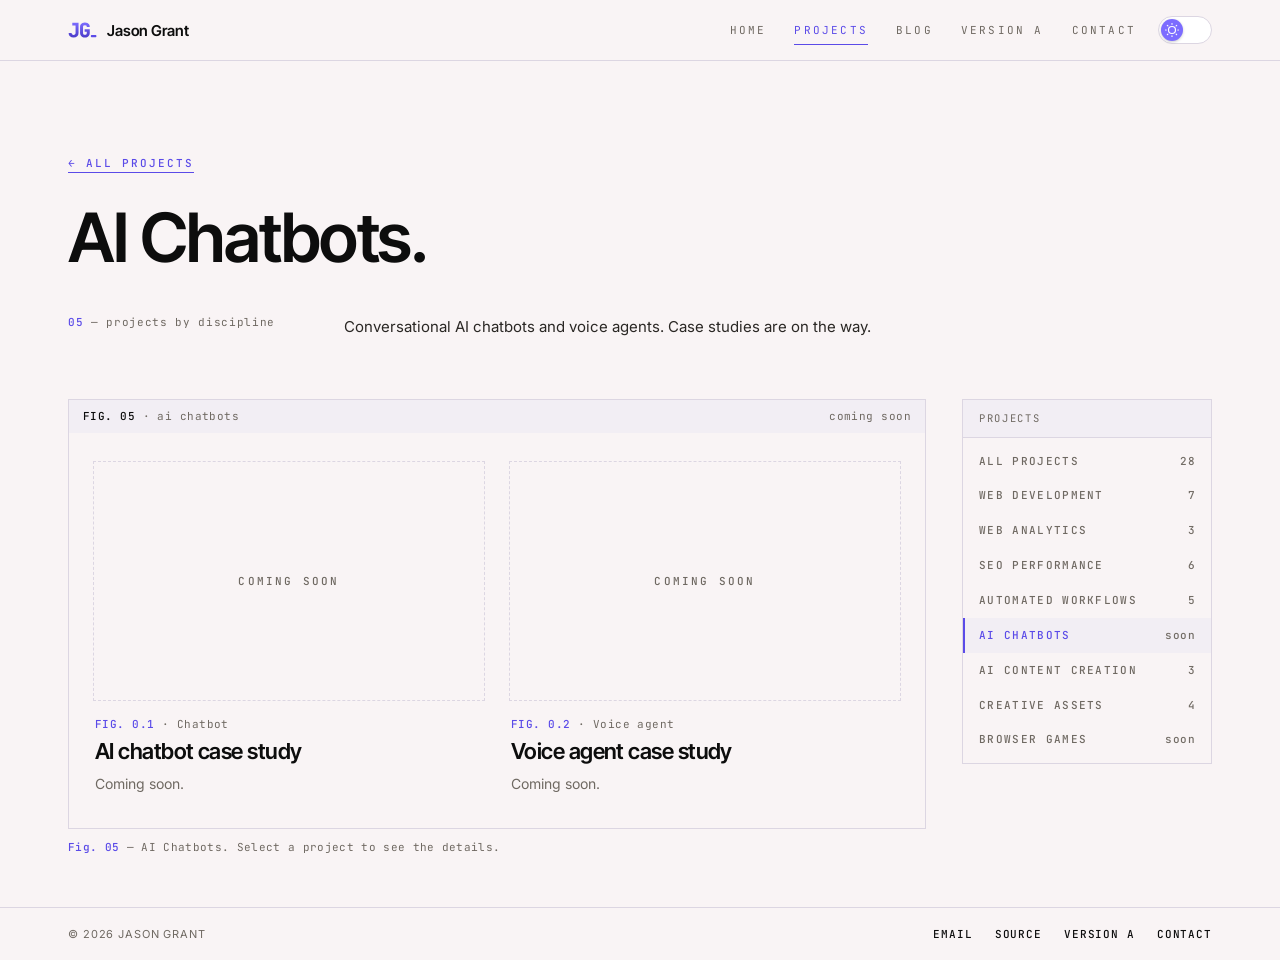
<file: experiment-version/projects/chatbot-development.html>
<!doctype html>
<html lang="en" data-base="../../">
<head>
<meta charset="utf-8">
<meta name="viewport" content="width=device-width,initial-scale=1">
<meta name="theme-color" content="#F9F4F5">
<link rel="icon" type="image/svg+xml" href="data:image/svg+xml;charset=utf-8,%3Csvg%20xmlns%3D%22http%3A%2F%2Fwww.w3.org%2F2000%2Fsvg%22%20width%3D%2264%22%20height%3D%2264%22%20viewBox%3D%2210%209.5%2044%2044%22%3E%3Cstyle%3E.l%7Bfill%3Aurl%28%23g%29%7D.c%7Bfill%3A%235B4BE8%7D%40media%20%28prefers-color-scheme%3Adark%29%7B.c%7Bfill%3A%23A99BFF%7D%23a%7Bstop-color%3A%23C9C0FF%7D%23b%7Bstop-color%3A%238F80FF%7D%7D%3C%2Fstyle%3E%3Cdefs%3E%3ClinearGradient%20id%3D%22g%22%20x1%3D%220%22%20y1%3D%220%22%20x2%3D%220%22%20y2%3D%221%22%3E%3Cstop%20id%3D%22a%22%20offset%3D%220%22%20stop-color%3D%22%237C6CFF%22%2F%3E%3Cstop%20id%3D%22b%22%20offset%3D%221%22%20stop-color%3D%22%234B3BC9%22%2F%3E%3C%2FlinearGradient%3E%3C%2Fdefs%3E%3Cpath%20class%3D%22l%22%20transform%3D%22translate%2811.31%2042.00%29%20scale%280.02877%29%22%20d%3D%22M270%2011Q155%2011%2087.5%20-51.5Q20%20-114%2020%20-220H170Q170%20-174%20197.0%20-146.5Q224%20-119%20270%20-119Q316%20-119%20343.0%20-145.5Q370%20-172%20370%20-218V-590H205V-730H520V-218Q520%20-112%20453.0%20-50.5Q386%2011%20270%2011Z%22%2F%3E%3Cpath%20class%3D%22l%22%20transform%3D%22translate%2826.75%2042.00%29%20scale%280.02877%29%22%20d%3D%22M305%2010Q231%2010%20176.0%20-17.5Q121%20-45%2090.5%20-94.5Q60%20-144%2060%20-210V-520Q60%20-587%2090.5%20-636.0Q121%20-685%20176.0%20-712.5Q231%20-740%20305%20-740Q378%20-740%20432.5%20-712.5Q487%20-685%20517.5%20-636.0Q548%20-587%20548%20-520H398Q398%20-564%20373.5%20-587.0Q349%20-610%20304%20-610Q259%20-610%20234.5%20-587.0Q210%20-564%20210%20-520V-210Q210%20-167%20234.5%20-143.5Q259%20-120%20304%20-120Q349%20-120%20373.5%20-143.5Q398%20-167%20398%20-210V-273H290V-400H548V-210Q548%20-144%20517.5%20-94.5Q487%20-45%20432.5%20-17.5Q378%2010%20305%2010Z%22%2F%3E%3Crect%20class%3D%22c%22%20x%3D%2244.11%22%20y%3D%2238.80%22%20width%3D%228.00%22%20height%3D%223.2%22%20rx%3D%221%22%2F%3E%3C%2Fsvg%3E">
<script>/* apply a saved theme before first paint */(function(){try{if(localStorage.getItem('jg-theme')==='dark')document.documentElement.setAttribute('data-theme','dark')}catch(e){}})();</script>
<title>AI Chatbots Projects — Jason Grant</title>
<meta name="description" content="Conversational AI chatbots and voice agents. Case studies are on the way.">
<link rel="canonical" href="https://jasong3012.github.io/web-development-portfolio/experiment-version/projects/chatbot-development">
<meta property="og:title" content="AI Chatbots Projects — Jason Grant">
<meta property="og:description" content="Conversational AI chatbots and voice agents. Case studies are on the way.">
<meta property="og:type" content="website">
<meta property="og:url" content="https://jasong3012.github.io/web-development-portfolio/experiment-version/projects/chatbot-development">
<link rel="preconnect" href="https://fonts.googleapis.com">
<link rel="preconnect" href="https://fonts.gstatic.com" crossorigin>
<link href="https://fonts.googleapis.com/css2?family=Inter+Tight:wght@600&family=Inter:wght@400;500;600&family=JetBrains+Mono:wght@400;500&display=swap" rel="stylesheet">
<link rel="stylesheet" href="../../assets/experiment/site.css?v=c58ef0c2b2">
<link rel="preload" href="../../assets/experiment/core.js?v=a4f6a1c555" as="script">
<style>/* gradient fills must reference same-document defs, so they stay inline */.jg-fill{fill:url(#jg-grad)}.jg-tfill{fill:url(#jg-term-grad)}</style>
</head>
<body>
<svg width="0" height="0" style="position:absolute" aria-hidden="true" focusable="false"><defs><linearGradient id="jg-term-grad" x1="0" y1="0" x2="0" y2="1"><stop offset="0" style="stop-color:var(--logo-g1)"/><stop offset="1" style="stop-color:var(--logo-g2)"/></linearGradient><linearGradient id="jg-grad" x1="0" y1="0" x2="0" y2="1"><stop offset="0" style="stop-color:var(--sun-top)"/><stop offset="1" style="stop-color:var(--sun-bot)"/></linearGradient></defs></svg>
<a class="skip-link" href="#main">Skip to content</a>

<header class="site-header" id="top">
  <div class="wrap header-inner">
    <a class="brand" href="../../experiment-version.html" aria-label="Jason Grant, home"><svg class="brand-logo" viewBox="11 20 42 23" aria-hidden="true" focusable="false"><path class="jg-tfill"  transform="translate(11.31 42.00) scale(0.02877)" d="M270 11Q155 11 87.5 -51.5Q20 -114 20 -220H170Q170 -174 197.0 -146.5Q224 -119 270 -119Q316 -119 343.0 -145.5Q370 -172 370 -218V-590H205V-730H520V-218Q520 -112 453.0 -50.5Q386 11 270 11Z"/><path class="jg-tfill"  transform="translate(26.75 42.00) scale(0.02877)" d="M305 10Q231 10 176.0 -17.5Q121 -45 90.5 -94.5Q60 -144 60 -210V-520Q60 -587 90.5 -636.0Q121 -685 176.0 -712.5Q231 -740 305 -740Q378 -740 432.5 -712.5Q487 -685 517.5 -636.0Q548 -587 548 -520H398Q398 -564 373.5 -587.0Q349 -610 304 -610Q259 -610 234.5 -587.0Q210 -564 210 -520V-210Q210 -167 234.5 -143.5Q259 -120 304 -120Q349 -120 373.5 -143.5Q398 -167 398 -210V-273H290V-400H548V-210Q548 -144 517.5 -94.5Q487 -45 432.5 -17.5Q378 10 305 10Z"/><rect class="jg-acc" x="44.11" y="38.80" width="8.00" height="3.2" rx="1"/></svg><span class="brand-name">Jason Grant</span></a>
    <div class="header-right">
    <nav class="main-nav" id="main-nav" aria-label="Main navigation">
      <a class="nav-link tracker" href="../../experiment-version.html" data-route="home">Home</a>
      <div class="nav-item has-sub"><a class="nav-link tracker is-active" href="./" data-route="work">Projects</a><div class="subnav" aria-label="Projects by discipline"><a class="sub-all" href="./">All projects</a><a href="web-development">Web development</a><a href="web-analytics">Web analytics</a><a href="seo-performance">SEO Performance</a><a href="automation">Automated Workflows</a><a href="chatbot-development" aria-current="page">AI Chatbots</a><a href="ai-content-creation">AI Content Creation</a><a href="creative-assets">Creative Assets</a><a href="games">Browser Games</a></div></div>
      <a class="nav-link tracker" href="../../experiment-version.html#blog" data-route="blog">Blog</a>
      <a class="nav-link tracker" href="../../index.html">Version A</a>
      <a class="nav-link tracker" href="../../experiment-version.html#contact" data-route="contact">Contact</a>
    </nav>
    <button class="theme-toggle" id="theme-toggle" type="button" role="switch" aria-checked="false" aria-label="Dark theme" title="Switch to dark theme"><span class="knob" aria-hidden="true"><svg class="i-moon" aria-hidden="true" focusable="false" width="24" height="24" stroke-width="1.5" viewBox="0 0 24 24" fill="none"><path d="M3 11.5066C3 16.7497 7.25034 21 12.4934 21C16.2209 21 19.4466 18.8518 21 15.7259C12.4934 15.7259 8.27411 11.5066 8.27411 3C5.14821 4.55344 3 7.77915 3 11.5066Z" stroke="currentColor" stroke-linecap="round" stroke-linejoin="round"/></svg><svg class="i-sun" aria-hidden="true" focusable="false" width="24" height="24" stroke-width="1.5" viewBox="0 0 24 24" fill="none"><path d="M12 18C15.3137 18 18 15.3137 18 12C18 8.68629 15.3137 6 12 6C8.68629 6 6 8.68629 6 12C6 15.3137 8.68629 18 12 18Z" stroke="currentColor" stroke-linecap="round" stroke-linejoin="round"/><path d="M22 12L23 12" stroke="currentColor" stroke-linecap="round" stroke-linejoin="round"/><path d="M12 2V1" stroke="currentColor" stroke-linecap="round" stroke-linejoin="round"/><path d="M12 23V22" stroke="currentColor" stroke-linecap="round" stroke-linejoin="round"/><path d="M20 20L19 19" stroke="currentColor" stroke-linecap="round" stroke-linejoin="round"/><path d="M20 4L19 5" stroke="currentColor" stroke-linecap="round" stroke-linejoin="round"/><path d="M4 20L5 19" stroke="currentColor" stroke-linecap="round" stroke-linejoin="round"/><path d="M4 4L5 5" stroke="currentColor" stroke-linecap="round" stroke-linejoin="round"/><path d="M1 12L2 12" stroke="currentColor" stroke-linecap="round" stroke-linejoin="round"/></svg></span></button>
    <button class="menu-toggle tracker" type="button" aria-expanded="false" aria-controls="main-nav">menu →</button>
    </div>
  </div>
</header>

<main id="main">
<section class="disc-page" aria-labelledby="dh">
  <div class="wrap page-intro">
    <a class="text-link disc-back" href="./">← All projects</a>
    <h1 id="dh">AI Chatbots.</h1>
    <div class="split">
      <div class="label"><b>05</b> — projects by discipline</div>
      <div class="lede"><p>Conversational AI chatbots and voice agents. Case studies are on the way.</p></div>
    </div>
    <div class="proj-layout">
      <div class="figure">
        <div class="figure-bar"><span><b>FIG. 05</b> · ai chatbots</span><span>coming soon</span></div>
        <div class="tab-panel"><div class="work-grid" id="disc-grid"><div class="work-card is-placeholder"><div class="work-visual">Coming soon</div><div class="work-body"><span class="work-fig"><b>FIG. 0.1</b> · Chatbot</span><h3>AI chatbot case study</h3><p>Coming soon.</p></div></div><div class="work-card is-placeholder"><div class="work-visual">Coming soon</div><div class="work-body"><span class="work-fig"><b>FIG. 0.2</b> · Voice agent</span><h3>Voice agent case study</h3><p>Coming soon.</p></div></div></div><div class="tab-foot" hidden></div></div>
        <p class="caption"><b>Fig. 05</b> — AI Chatbots. Select a project to see the details.</p>
      </div>
      <aside class="proj-side" aria-label="Project categories"><p class="side-title">Projects</p><ul><li><a href="./">All projects<span>28</span></a></li><li><a href="web-development">Web development<span>7</span></a></li><li><a href="web-analytics">Web analytics<span>3</span></a></li><li><a href="seo-performance">SEO Performance<span>6</span></a></li><li><a href="automation">Automated Workflows<span>5</span></a></li><li><a href="chatbot-development" aria-current="page">AI Chatbots<span>soon</span></a></li><li><a href="ai-content-creation">AI Content Creation<span>3</span></a></li><li><a href="creative-assets">Creative Assets<span>4</span></a></li><li><a href="games">Browser Games<span>soon</span></a></li></ul></aside>
    </div>
  </div>
</section>
</main>

<footer class="site-footer">
  <div class="wrap footer-inner">
    <span class="foot-copy">© <span id="year">2026</span> Jason Grant</span>
    <div class="foot-links">
      <a class="foot-link" href="mailto:jasong3012@gmail.com">Email</a>
      <a class="foot-link" href="https://github.com/jasong3012/web-development-portfolio" target="_blank" rel="noopener noreferrer">Source</a>
      <a class="foot-link" href="../../index.html">Version A</a>
      <a class="foot-link" href="../../experiment-version.html#contact">Contact</a>
    </div>
  </div>
</footer>
<dialog class="detail-dialog" id="detail-dialog" aria-labelledby="dialog-title">
  <button class="dialog-close" id="dialog-close" type="button" aria-label="Close details">×</button>
  <div class="dialog-visual" id="dialog-visual"><img id="dialog-image" alt="" width="1440" height="800" decoding="async"></div>
  <div class="dialog-thumbs" id="dialog-thumbs" hidden></div>
  <div class="dialog-content">
    <p class="work-fig" id="dialog-kicker"></p>
    <h2 id="dialog-title"></h2>
    <p id="dialog-text"></p>
    <dl class="spec-list" id="dialog-specs"></dl>
    <ul class="dialog-links" id="dialog-links" hidden></ul>
    <div class="dialog-actions">
      <a class="btn btn-solid" id="dialog-visit" target="_blank" rel="noopener noreferrer"><span class="swap"><span class="col"><span class="t" data-visit-label>Visit live site</span><span class="t" data-visit-label>Visit live site</span></span></span><span class="arr">↗</span></a>
      <button class="btn btn-line" type="button" id="dialog-back"><span class="swap"><span class="col"><span class="t">Close</span><span class="t">Close</span></span></span></button>
    </div>
  </div>
</dialog>
<script src="../../assets/experiment/core.js?v=a4f6a1c555"></script>
<script>document.getElementById('disc-grid').addEventListener('click',JG.gridClick)</script>
</body>
</html>
</file>
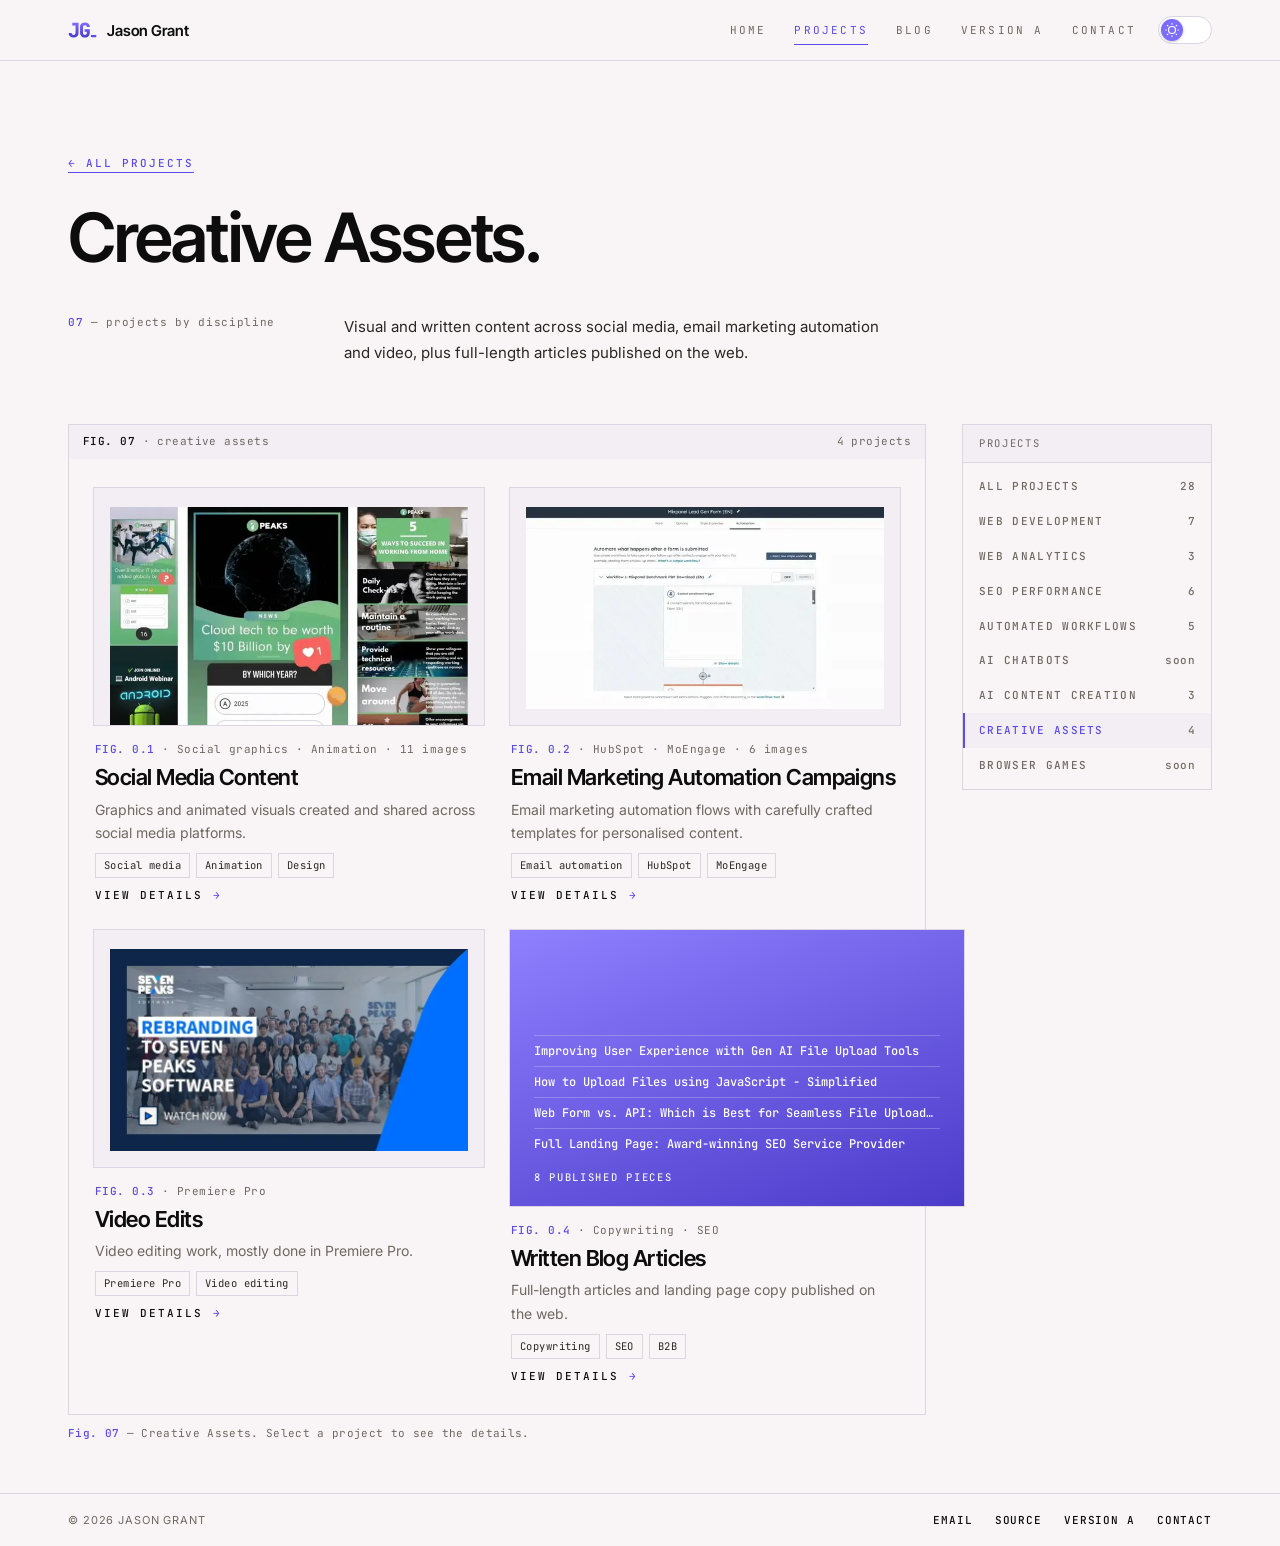
<file: experiment-version/projects/creative-assets.html>
<!doctype html>
<html lang="en" data-base="../../">
<head>
<meta charset="utf-8">
<meta name="viewport" content="width=device-width,initial-scale=1">
<meta name="theme-color" content="#F9F4F5">
<link rel="icon" type="image/svg+xml" href="data:image/svg+xml;charset=utf-8,%3Csvg%20xmlns%3D%22http%3A%2F%2Fwww.w3.org%2F2000%2Fsvg%22%20width%3D%2264%22%20height%3D%2264%22%20viewBox%3D%2210%209.5%2044%2044%22%3E%3Cstyle%3E.l%7Bfill%3Aurl%28%23g%29%7D.c%7Bfill%3A%235B4BE8%7D%40media%20%28prefers-color-scheme%3Adark%29%7B.c%7Bfill%3A%23A99BFF%7D%23a%7Bstop-color%3A%23C9C0FF%7D%23b%7Bstop-color%3A%238F80FF%7D%7D%3C%2Fstyle%3E%3Cdefs%3E%3ClinearGradient%20id%3D%22g%22%20x1%3D%220%22%20y1%3D%220%22%20x2%3D%220%22%20y2%3D%221%22%3E%3Cstop%20id%3D%22a%22%20offset%3D%220%22%20stop-color%3D%22%237C6CFF%22%2F%3E%3Cstop%20id%3D%22b%22%20offset%3D%221%22%20stop-color%3D%22%234B3BC9%22%2F%3E%3C%2FlinearGradient%3E%3C%2Fdefs%3E%3Cpath%20class%3D%22l%22%20transform%3D%22translate%2811.31%2042.00%29%20scale%280.02877%29%22%20d%3D%22M270%2011Q155%2011%2087.5%20-51.5Q20%20-114%2020%20-220H170Q170%20-174%20197.0%20-146.5Q224%20-119%20270%20-119Q316%20-119%20343.0%20-145.5Q370%20-172%20370%20-218V-590H205V-730H520V-218Q520%20-112%20453.0%20-50.5Q386%2011%20270%2011Z%22%2F%3E%3Cpath%20class%3D%22l%22%20transform%3D%22translate%2826.75%2042.00%29%20scale%280.02877%29%22%20d%3D%22M305%2010Q231%2010%20176.0%20-17.5Q121%20-45%2090.5%20-94.5Q60%20-144%2060%20-210V-520Q60%20-587%2090.5%20-636.0Q121%20-685%20176.0%20-712.5Q231%20-740%20305%20-740Q378%20-740%20432.5%20-712.5Q487%20-685%20517.5%20-636.0Q548%20-587%20548%20-520H398Q398%20-564%20373.5%20-587.0Q349%20-610%20304%20-610Q259%20-610%20234.5%20-587.0Q210%20-564%20210%20-520V-210Q210%20-167%20234.5%20-143.5Q259%20-120%20304%20-120Q349%20-120%20373.5%20-143.5Q398%20-167%20398%20-210V-273H290V-400H548V-210Q548%20-144%20517.5%20-94.5Q487%20-45%20432.5%20-17.5Q378%2010%20305%2010Z%22%2F%3E%3Crect%20class%3D%22c%22%20x%3D%2244.11%22%20y%3D%2238.80%22%20width%3D%228.00%22%20height%3D%223.2%22%20rx%3D%221%22%2F%3E%3C%2Fsvg%3E">
<script>/* apply a saved theme before first paint */(function(){try{if(localStorage.getItem('jg-theme')==='dark')document.documentElement.setAttribute('data-theme','dark')}catch(e){}})();</script>
<title>Creative Assets Projects — Jason Grant</title>
<meta name="description" content="Visual and written content across social media, email marketing automation and video, plus full-length articles published on the web.">
<link rel="canonical" href="https://jasong3012.github.io/web-development-portfolio/experiment-version/projects/creative-assets">
<meta property="og:title" content="Creative Assets Projects — Jason Grant">
<meta property="og:description" content="Visual and written content across social media, email marketing automation and video, plus full-length articles published on the web.">
<meta property="og:type" content="website">
<meta property="og:url" content="https://jasong3012.github.io/web-development-portfolio/experiment-version/projects/creative-assets">
<link rel="preconnect" href="https://fonts.googleapis.com">
<link rel="preconnect" href="https://fonts.gstatic.com" crossorigin>
<link href="https://fonts.googleapis.com/css2?family=Inter+Tight:wght@600&family=Inter:wght@400;500;600&family=JetBrains+Mono:wght@400;500&display=swap" rel="stylesheet">
<link rel="stylesheet" href="../../assets/experiment/site.css?v=c58ef0c2b2">
<link rel="preload" href="../../assets/experiment/core.js?v=a4f6a1c555" as="script">
<style>/* gradient fills must reference same-document defs, so they stay inline */.jg-fill{fill:url(#jg-grad)}.jg-tfill{fill:url(#jg-term-grad)}</style>
</head>
<body>
<svg width="0" height="0" style="position:absolute" aria-hidden="true" focusable="false"><defs><linearGradient id="jg-term-grad" x1="0" y1="0" x2="0" y2="1"><stop offset="0" style="stop-color:var(--logo-g1)"/><stop offset="1" style="stop-color:var(--logo-g2)"/></linearGradient><linearGradient id="jg-grad" x1="0" y1="0" x2="0" y2="1"><stop offset="0" style="stop-color:var(--sun-top)"/><stop offset="1" style="stop-color:var(--sun-bot)"/></linearGradient></defs></svg>
<a class="skip-link" href="#main">Skip to content</a>

<header class="site-header" id="top">
  <div class="wrap header-inner">
    <a class="brand" href="../../experiment-version.html" aria-label="Jason Grant, home"><svg class="brand-logo" viewBox="11 20 42 23" aria-hidden="true" focusable="false"><path class="jg-tfill"  transform="translate(11.31 42.00) scale(0.02877)" d="M270 11Q155 11 87.5 -51.5Q20 -114 20 -220H170Q170 -174 197.0 -146.5Q224 -119 270 -119Q316 -119 343.0 -145.5Q370 -172 370 -218V-590H205V-730H520V-218Q520 -112 453.0 -50.5Q386 11 270 11Z"/><path class="jg-tfill"  transform="translate(26.75 42.00) scale(0.02877)" d="M305 10Q231 10 176.0 -17.5Q121 -45 90.5 -94.5Q60 -144 60 -210V-520Q60 -587 90.5 -636.0Q121 -685 176.0 -712.5Q231 -740 305 -740Q378 -740 432.5 -712.5Q487 -685 517.5 -636.0Q548 -587 548 -520H398Q398 -564 373.5 -587.0Q349 -610 304 -610Q259 -610 234.5 -587.0Q210 -564 210 -520V-210Q210 -167 234.5 -143.5Q259 -120 304 -120Q349 -120 373.5 -143.5Q398 -167 398 -210V-273H290V-400H548V-210Q548 -144 517.5 -94.5Q487 -45 432.5 -17.5Q378 10 305 10Z"/><rect class="jg-acc" x="44.11" y="38.80" width="8.00" height="3.2" rx="1"/></svg><span class="brand-name">Jason Grant</span></a>
    <div class="header-right">
    <nav class="main-nav" id="main-nav" aria-label="Main navigation">
      <a class="nav-link tracker" href="../../experiment-version.html" data-route="home">Home</a>
      <div class="nav-item has-sub"><a class="nav-link tracker is-active" href="./" data-route="work">Projects</a><div class="subnav" aria-label="Projects by discipline"><a class="sub-all" href="./">All projects</a><a href="web-development">Web development</a><a href="web-analytics">Web analytics</a><a href="seo-performance">SEO Performance</a><a href="automation">Automated Workflows</a><a href="chatbot-development">AI Chatbots</a><a href="ai-content-creation">AI Content Creation</a><a href="creative-assets" aria-current="page">Creative Assets</a><a href="games">Browser Games</a></div></div>
      <a class="nav-link tracker" href="../../experiment-version.html#blog" data-route="blog">Blog</a>
      <a class="nav-link tracker" href="../../index.html">Version A</a>
      <a class="nav-link tracker" href="../../experiment-version.html#contact" data-route="contact">Contact</a>
    </nav>
    <button class="theme-toggle" id="theme-toggle" type="button" role="switch" aria-checked="false" aria-label="Dark theme" title="Switch to dark theme"><span class="knob" aria-hidden="true"><svg class="i-moon" aria-hidden="true" focusable="false" width="24" height="24" stroke-width="1.5" viewBox="0 0 24 24" fill="none"><path d="M3 11.5066C3 16.7497 7.25034 21 12.4934 21C16.2209 21 19.4466 18.8518 21 15.7259C12.4934 15.7259 8.27411 11.5066 8.27411 3C5.14821 4.55344 3 7.77915 3 11.5066Z" stroke="currentColor" stroke-linecap="round" stroke-linejoin="round"/></svg><svg class="i-sun" aria-hidden="true" focusable="false" width="24" height="24" stroke-width="1.5" viewBox="0 0 24 24" fill="none"><path d="M12 18C15.3137 18 18 15.3137 18 12C18 8.68629 15.3137 6 12 6C8.68629 6 6 8.68629 6 12C6 15.3137 8.68629 18 12 18Z" stroke="currentColor" stroke-linecap="round" stroke-linejoin="round"/><path d="M22 12L23 12" stroke="currentColor" stroke-linecap="round" stroke-linejoin="round"/><path d="M12 2V1" stroke="currentColor" stroke-linecap="round" stroke-linejoin="round"/><path d="M12 23V22" stroke="currentColor" stroke-linecap="round" stroke-linejoin="round"/><path d="M20 20L19 19" stroke="currentColor" stroke-linecap="round" stroke-linejoin="round"/><path d="M20 4L19 5" stroke="currentColor" stroke-linecap="round" stroke-linejoin="round"/><path d="M4 20L5 19" stroke="currentColor" stroke-linecap="round" stroke-linejoin="round"/><path d="M4 4L5 5" stroke="currentColor" stroke-linecap="round" stroke-linejoin="round"/><path d="M1 12L2 12" stroke="currentColor" stroke-linecap="round" stroke-linejoin="round"/></svg></span></button>
    <button class="menu-toggle tracker" type="button" aria-expanded="false" aria-controls="main-nav">menu →</button>
    </div>
  </div>
</header>

<main id="main">
<section class="disc-page" aria-labelledby="dh">
  <div class="wrap page-intro">
    <a class="text-link disc-back" href="./">← All projects</a>
    <h1 id="dh">Creative Assets.</h1>
    <div class="split">
      <div class="label"><b>07</b> — projects by discipline</div>
      <div class="lede"><p>Visual and written content across social media, email marketing automation and video, plus full-length articles published on the web.</p></div>
    </div>
    <div class="proj-layout">
      <div class="figure">
        <div class="figure-bar"><span><b>FIG. 07</b> · creative assets</span><span>4 projects</span></div>
        <div class="tab-panel"><div class="work-grid" id="disc-grid"><button class="work-card" type="button" data-item="6:0"><div class="work-visual"><img src="../../assets/images/disciplines/software-company-social-media-posts-card.webp" alt="Social Media Content" loading="lazy" decoding="async"></div><div class="work-body"><span class="work-fig"><b>FIG. 0.1</b> · Social graphics · Animation · 11 images</span><h3>Social Media Content</h3><p>Graphics and animated visuals created and shared across social media platforms.</p><div class="tags"><span class="tag">Social media</span><span class="tag">Animation</span><span class="tag">Design</span></div><span class="work-cta"><span>View details</span><span aria-hidden="true">→</span></span></div></button><button class="work-card" type="button" data-item="6:1"><div class="work-visual"><img src="../../assets/images/disciplines/hubspot-marketingautomation-flow-card.webp" alt="Email Marketing Automation Campaigns" loading="lazy" decoding="async"></div><div class="work-body"><span class="work-fig"><b>FIG. 0.2</b> · HubSpot · MoEngage · 6 images</span><h3>Email Marketing Automation Campaigns</h3><p>Email marketing automation flows with carefully crafted templates for personalised content.</p><div class="tags"><span class="tag">Email automation</span><span class="tag">HubSpot</span><span class="tag">MoEngage</span></div><span class="work-cta"><span>View details</span><span aria-hidden="true">→</span></span></div></button><button class="work-card" type="button" data-item="6:2"><div class="work-visual"><img src="../../assets/images/disciplines/youtube-cpxtc_7qokc-card.webp" alt="Video Edits" loading="lazy" decoding="async"></div><div class="work-body"><span class="work-fig"><b>FIG. 0.3</b> · Premiere Pro</span><h3>Video Edits</h3><p>Video editing work, mostly done in Premiere Pro.</p><div class="tags"><span class="tag">Premiere Pro</span><span class="tag">Video editing</span></div><span class="work-cta"><span>View details</span><span aria-hidden="true">→</span></span></div></button><button class="work-card" type="button" data-item="6:3"><div class="work-visual poster"><ul><li>Improving User Experience with Gen AI File Upload Tools</li><li>How to Upload Files using JavaScript - Simplified</li><li>Web Form vs. API: Which is Best for Seamless File Uploads?</li><li>Full Landing Page: Award-winning SEO Service Provider</li></ul><i>8 published pieces</i></div><div class="work-body"><span class="work-fig"><b>FIG. 0.4</b> · Copywriting · SEO</span><h3>Written Blog Articles</h3><p>Full-length articles and landing page copy published on the web.</p><div class="tags"><span class="tag">Copywriting</span><span class="tag">SEO</span><span class="tag">B2B</span></div><span class="work-cta"><span>View details</span><span aria-hidden="true">→</span></span></div></button></div><div class="tab-foot" hidden></div></div>
        <p class="caption"><b>Fig. 07</b> — Creative Assets. Select a project to see the details.</p>
      </div>
      <aside class="proj-side" aria-label="Project categories"><p class="side-title">Projects</p><ul><li><a href="./">All projects<span>28</span></a></li><li><a href="web-development">Web development<span>7</span></a></li><li><a href="web-analytics">Web analytics<span>3</span></a></li><li><a href="seo-performance">SEO Performance<span>6</span></a></li><li><a href="automation">Automated Workflows<span>5</span></a></li><li><a href="chatbot-development">AI Chatbots<span>soon</span></a></li><li><a href="ai-content-creation">AI Content Creation<span>3</span></a></li><li><a href="creative-assets" aria-current="page">Creative Assets<span>4</span></a></li><li><a href="games">Browser Games<span>soon</span></a></li></ul></aside>
    </div>
  </div>
</section>
</main>

<footer class="site-footer">
  <div class="wrap footer-inner">
    <span class="foot-copy">© <span id="year">2026</span> Jason Grant</span>
    <div class="foot-links">
      <a class="foot-link" href="mailto:jasong3012@gmail.com">Email</a>
      <a class="foot-link" href="https://github.com/jasong3012/web-development-portfolio" target="_blank" rel="noopener noreferrer">Source</a>
      <a class="foot-link" href="../../index.html">Version A</a>
      <a class="foot-link" href="../../experiment-version.html#contact">Contact</a>
    </div>
  </div>
</footer>
<dialog class="detail-dialog" id="detail-dialog" aria-labelledby="dialog-title">
  <button class="dialog-close" id="dialog-close" type="button" aria-label="Close details">×</button>
  <div class="dialog-visual" id="dialog-visual"><img id="dialog-image" alt="" width="1440" height="800" decoding="async"></div>
  <div class="dialog-thumbs" id="dialog-thumbs" hidden></div>
  <div class="dialog-content">
    <p class="work-fig" id="dialog-kicker"></p>
    <h2 id="dialog-title"></h2>
    <p id="dialog-text"></p>
    <dl class="spec-list" id="dialog-specs"></dl>
    <ul class="dialog-links" id="dialog-links" hidden></ul>
    <div class="dialog-actions">
      <a class="btn btn-solid" id="dialog-visit" target="_blank" rel="noopener noreferrer"><span class="swap"><span class="col"><span class="t" data-visit-label>Visit live site</span><span class="t" data-visit-label>Visit live site</span></span></span><span class="arr">↗</span></a>
      <button class="btn btn-line" type="button" id="dialog-back"><span class="swap"><span class="col"><span class="t">Close</span><span class="t">Close</span></span></span></button>
    </div>
  </div>
</dialog>
<script src="../../assets/experiment/core.js?v=a4f6a1c555"></script>
<script>document.getElementById('disc-grid').addEventListener('click',JG.gridClick)</script>
</body>
</html>
</file>
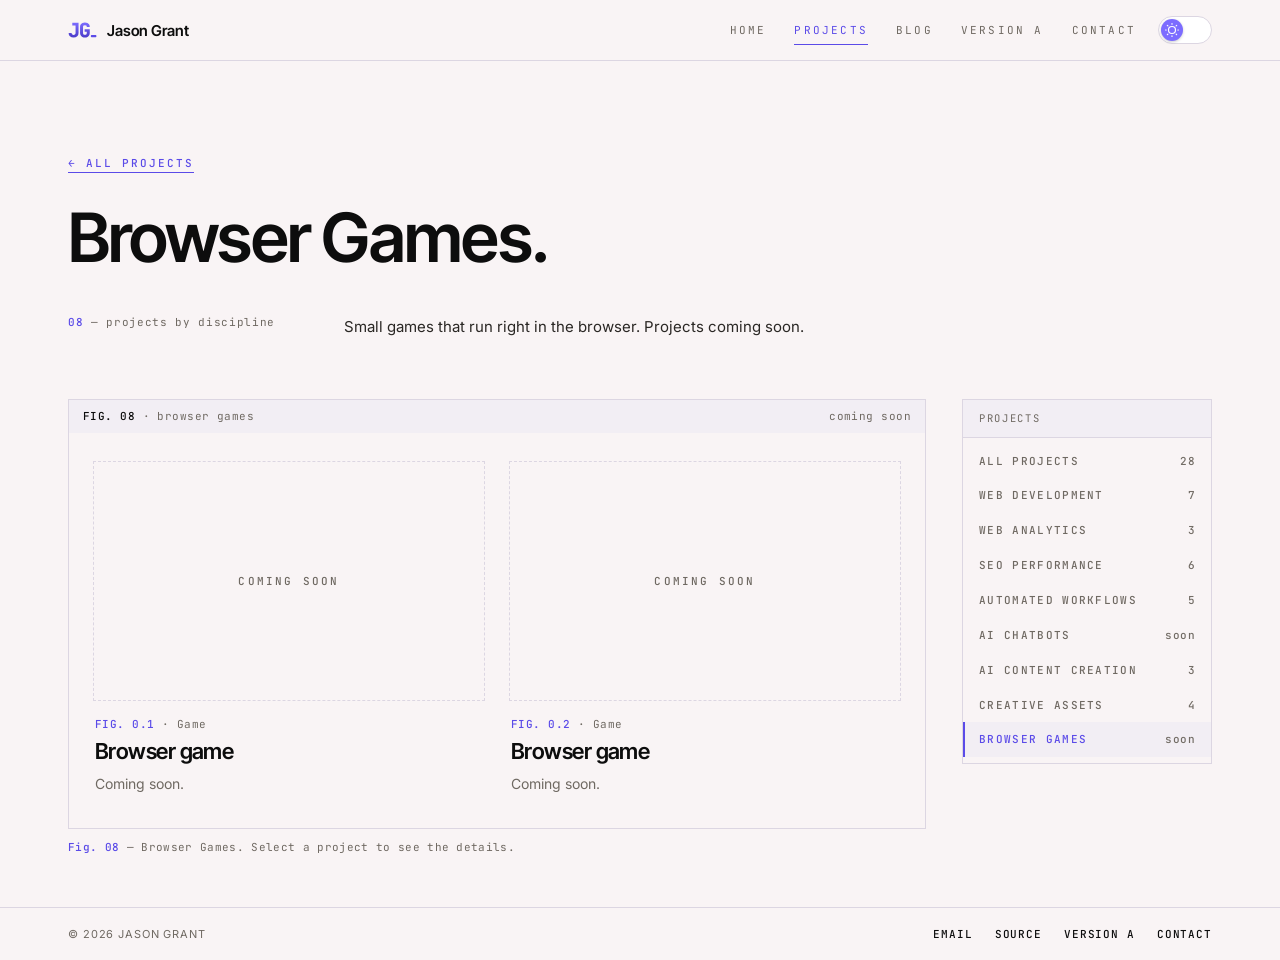
<file: experiment-version/projects/games.html>
<!doctype html>
<html lang="en" data-base="../../">
<head>
<meta charset="utf-8">
<meta name="viewport" content="width=device-width,initial-scale=1">
<meta name="theme-color" content="#F9F4F5">
<link rel="icon" type="image/svg+xml" href="data:image/svg+xml;charset=utf-8,%3Csvg%20xmlns%3D%22http%3A%2F%2Fwww.w3.org%2F2000%2Fsvg%22%20width%3D%2264%22%20height%3D%2264%22%20viewBox%3D%2210%209.5%2044%2044%22%3E%3Cstyle%3E.l%7Bfill%3Aurl%28%23g%29%7D.c%7Bfill%3A%235B4BE8%7D%40media%20%28prefers-color-scheme%3Adark%29%7B.c%7Bfill%3A%23A99BFF%7D%23a%7Bstop-color%3A%23C9C0FF%7D%23b%7Bstop-color%3A%238F80FF%7D%7D%3C%2Fstyle%3E%3Cdefs%3E%3ClinearGradient%20id%3D%22g%22%20x1%3D%220%22%20y1%3D%220%22%20x2%3D%220%22%20y2%3D%221%22%3E%3Cstop%20id%3D%22a%22%20offset%3D%220%22%20stop-color%3D%22%237C6CFF%22%2F%3E%3Cstop%20id%3D%22b%22%20offset%3D%221%22%20stop-color%3D%22%234B3BC9%22%2F%3E%3C%2FlinearGradient%3E%3C%2Fdefs%3E%3Cpath%20class%3D%22l%22%20transform%3D%22translate%2811.31%2042.00%29%20scale%280.02877%29%22%20d%3D%22M270%2011Q155%2011%2087.5%20-51.5Q20%20-114%2020%20-220H170Q170%20-174%20197.0%20-146.5Q224%20-119%20270%20-119Q316%20-119%20343.0%20-145.5Q370%20-172%20370%20-218V-590H205V-730H520V-218Q520%20-112%20453.0%20-50.5Q386%2011%20270%2011Z%22%2F%3E%3Cpath%20class%3D%22l%22%20transform%3D%22translate%2826.75%2042.00%29%20scale%280.02877%29%22%20d%3D%22M305%2010Q231%2010%20176.0%20-17.5Q121%20-45%2090.5%20-94.5Q60%20-144%2060%20-210V-520Q60%20-587%2090.5%20-636.0Q121%20-685%20176.0%20-712.5Q231%20-740%20305%20-740Q378%20-740%20432.5%20-712.5Q487%20-685%20517.5%20-636.0Q548%20-587%20548%20-520H398Q398%20-564%20373.5%20-587.0Q349%20-610%20304%20-610Q259%20-610%20234.5%20-587.0Q210%20-564%20210%20-520V-210Q210%20-167%20234.5%20-143.5Q259%20-120%20304%20-120Q349%20-120%20373.5%20-143.5Q398%20-167%20398%20-210V-273H290V-400H548V-210Q548%20-144%20517.5%20-94.5Q487%20-45%20432.5%20-17.5Q378%2010%20305%2010Z%22%2F%3E%3Crect%20class%3D%22c%22%20x%3D%2244.11%22%20y%3D%2238.80%22%20width%3D%228.00%22%20height%3D%223.2%22%20rx%3D%221%22%2F%3E%3C%2Fsvg%3E">
<script>/* apply a saved theme before first paint */(function(){try{if(localStorage.getItem('jg-theme')==='dark')document.documentElement.setAttribute('data-theme','dark')}catch(e){}})();</script>
<title>Browser Games Projects — Jason Grant</title>
<meta name="description" content="Small games that run right in the browser. Projects coming soon.">
<link rel="canonical" href="https://jasong3012.github.io/web-development-portfolio/experiment-version/projects/games">
<meta property="og:title" content="Browser Games Projects — Jason Grant">
<meta property="og:description" content="Small games that run right in the browser. Projects coming soon.">
<meta property="og:type" content="website">
<meta property="og:url" content="https://jasong3012.github.io/web-development-portfolio/experiment-version/projects/games">
<link rel="preconnect" href="https://fonts.googleapis.com">
<link rel="preconnect" href="https://fonts.gstatic.com" crossorigin>
<link href="https://fonts.googleapis.com/css2?family=Inter+Tight:wght@600&family=Inter:wght@400;500;600&family=JetBrains+Mono:wght@400;500&display=swap" rel="stylesheet">
<link rel="stylesheet" href="../../assets/experiment/site.css?v=c58ef0c2b2">
<link rel="preload" href="../../assets/experiment/core.js?v=a4f6a1c555" as="script">
<style>/* gradient fills must reference same-document defs, so they stay inline */.jg-fill{fill:url(#jg-grad)}.jg-tfill{fill:url(#jg-term-grad)}</style>
</head>
<body>
<svg width="0" height="0" style="position:absolute" aria-hidden="true" focusable="false"><defs><linearGradient id="jg-term-grad" x1="0" y1="0" x2="0" y2="1"><stop offset="0" style="stop-color:var(--logo-g1)"/><stop offset="1" style="stop-color:var(--logo-g2)"/></linearGradient><linearGradient id="jg-grad" x1="0" y1="0" x2="0" y2="1"><stop offset="0" style="stop-color:var(--sun-top)"/><stop offset="1" style="stop-color:var(--sun-bot)"/></linearGradient></defs></svg>
<a class="skip-link" href="#main">Skip to content</a>

<header class="site-header" id="top">
  <div class="wrap header-inner">
    <a class="brand" href="../../experiment-version.html" aria-label="Jason Grant, home"><svg class="brand-logo" viewBox="11 20 42 23" aria-hidden="true" focusable="false"><path class="jg-tfill"  transform="translate(11.31 42.00) scale(0.02877)" d="M270 11Q155 11 87.5 -51.5Q20 -114 20 -220H170Q170 -174 197.0 -146.5Q224 -119 270 -119Q316 -119 343.0 -145.5Q370 -172 370 -218V-590H205V-730H520V-218Q520 -112 453.0 -50.5Q386 11 270 11Z"/><path class="jg-tfill"  transform="translate(26.75 42.00) scale(0.02877)" d="M305 10Q231 10 176.0 -17.5Q121 -45 90.5 -94.5Q60 -144 60 -210V-520Q60 -587 90.5 -636.0Q121 -685 176.0 -712.5Q231 -740 305 -740Q378 -740 432.5 -712.5Q487 -685 517.5 -636.0Q548 -587 548 -520H398Q398 -564 373.5 -587.0Q349 -610 304 -610Q259 -610 234.5 -587.0Q210 -564 210 -520V-210Q210 -167 234.5 -143.5Q259 -120 304 -120Q349 -120 373.5 -143.5Q398 -167 398 -210V-273H290V-400H548V-210Q548 -144 517.5 -94.5Q487 -45 432.5 -17.5Q378 10 305 10Z"/><rect class="jg-acc" x="44.11" y="38.80" width="8.00" height="3.2" rx="1"/></svg><span class="brand-name">Jason Grant</span></a>
    <div class="header-right">
    <nav class="main-nav" id="main-nav" aria-label="Main navigation">
      <a class="nav-link tracker" href="../../experiment-version.html" data-route="home">Home</a>
      <div class="nav-item has-sub"><a class="nav-link tracker is-active" href="./" data-route="work">Projects</a><div class="subnav" aria-label="Projects by discipline"><a class="sub-all" href="./">All projects</a><a href="web-development">Web development</a><a href="web-analytics">Web analytics</a><a href="seo-performance">SEO Performance</a><a href="automation">Automated Workflows</a><a href="chatbot-development">AI Chatbots</a><a href="ai-content-creation">AI Content Creation</a><a href="creative-assets">Creative Assets</a><a href="games" aria-current="page">Browser Games</a></div></div>
      <a class="nav-link tracker" href="../../experiment-version.html#blog" data-route="blog">Blog</a>
      <a class="nav-link tracker" href="../../index.html">Version A</a>
      <a class="nav-link tracker" href="../../experiment-version.html#contact" data-route="contact">Contact</a>
    </nav>
    <button class="theme-toggle" id="theme-toggle" type="button" role="switch" aria-checked="false" aria-label="Dark theme" title="Switch to dark theme"><span class="knob" aria-hidden="true"><svg class="i-moon" aria-hidden="true" focusable="false" width="24" height="24" stroke-width="1.5" viewBox="0 0 24 24" fill="none"><path d="M3 11.5066C3 16.7497 7.25034 21 12.4934 21C16.2209 21 19.4466 18.8518 21 15.7259C12.4934 15.7259 8.27411 11.5066 8.27411 3C5.14821 4.55344 3 7.77915 3 11.5066Z" stroke="currentColor" stroke-linecap="round" stroke-linejoin="round"/></svg><svg class="i-sun" aria-hidden="true" focusable="false" width="24" height="24" stroke-width="1.5" viewBox="0 0 24 24" fill="none"><path d="M12 18C15.3137 18 18 15.3137 18 12C18 8.68629 15.3137 6 12 6C8.68629 6 6 8.68629 6 12C6 15.3137 8.68629 18 12 18Z" stroke="currentColor" stroke-linecap="round" stroke-linejoin="round"/><path d="M22 12L23 12" stroke="currentColor" stroke-linecap="round" stroke-linejoin="round"/><path d="M12 2V1" stroke="currentColor" stroke-linecap="round" stroke-linejoin="round"/><path d="M12 23V22" stroke="currentColor" stroke-linecap="round" stroke-linejoin="round"/><path d="M20 20L19 19" stroke="currentColor" stroke-linecap="round" stroke-linejoin="round"/><path d="M20 4L19 5" stroke="currentColor" stroke-linecap="round" stroke-linejoin="round"/><path d="M4 20L5 19" stroke="currentColor" stroke-linecap="round" stroke-linejoin="round"/><path d="M4 4L5 5" stroke="currentColor" stroke-linecap="round" stroke-linejoin="round"/><path d="M1 12L2 12" stroke="currentColor" stroke-linecap="round" stroke-linejoin="round"/></svg></span></button>
    <button class="menu-toggle tracker" type="button" aria-expanded="false" aria-controls="main-nav">menu →</button>
    </div>
  </div>
</header>

<main id="main">
<section class="disc-page" aria-labelledby="dh">
  <div class="wrap page-intro">
    <a class="text-link disc-back" href="./">← All projects</a>
    <h1 id="dh">Browser Games.</h1>
    <div class="split">
      <div class="label"><b>08</b> — projects by discipline</div>
      <div class="lede"><p>Small games that run right in the browser. Projects coming soon.</p></div>
    </div>
    <div class="proj-layout">
      <div class="figure">
        <div class="figure-bar"><span><b>FIG. 08</b> · browser games</span><span>coming soon</span></div>
        <div class="tab-panel"><div class="work-grid" id="disc-grid"><div class="work-card is-placeholder"><div class="work-visual">Coming soon</div><div class="work-body"><span class="work-fig"><b>FIG. 0.1</b> · Game</span><h3>Browser game</h3><p>Coming soon.</p></div></div><div class="work-card is-placeholder"><div class="work-visual">Coming soon</div><div class="work-body"><span class="work-fig"><b>FIG. 0.2</b> · Game</span><h3>Browser game</h3><p>Coming soon.</p></div></div></div><div class="tab-foot" hidden></div></div>
        <p class="caption"><b>Fig. 08</b> — Browser Games. Select a project to see the details.</p>
      </div>
      <aside class="proj-side" aria-label="Project categories"><p class="side-title">Projects</p><ul><li><a href="./">All projects<span>28</span></a></li><li><a href="web-development">Web development<span>7</span></a></li><li><a href="web-analytics">Web analytics<span>3</span></a></li><li><a href="seo-performance">SEO Performance<span>6</span></a></li><li><a href="automation">Automated Workflows<span>5</span></a></li><li><a href="chatbot-development">AI Chatbots<span>soon</span></a></li><li><a href="ai-content-creation">AI Content Creation<span>3</span></a></li><li><a href="creative-assets">Creative Assets<span>4</span></a></li><li><a href="games" aria-current="page">Browser Games<span>soon</span></a></li></ul></aside>
    </div>
  </div>
</section>
</main>

<footer class="site-footer">
  <div class="wrap footer-inner">
    <span class="foot-copy">© <span id="year">2026</span> Jason Grant</span>
    <div class="foot-links">
      <a class="foot-link" href="mailto:jasong3012@gmail.com">Email</a>
      <a class="foot-link" href="https://github.com/jasong3012/web-development-portfolio" target="_blank" rel="noopener noreferrer">Source</a>
      <a class="foot-link" href="../../index.html">Version A</a>
      <a class="foot-link" href="../../experiment-version.html#contact">Contact</a>
    </div>
  </div>
</footer>
<dialog class="detail-dialog" id="detail-dialog" aria-labelledby="dialog-title">
  <button class="dialog-close" id="dialog-close" type="button" aria-label="Close details">×</button>
  <div class="dialog-visual" id="dialog-visual"><img id="dialog-image" alt="" width="1440" height="800" decoding="async"></div>
  <div class="dialog-thumbs" id="dialog-thumbs" hidden></div>
  <div class="dialog-content">
    <p class="work-fig" id="dialog-kicker"></p>
    <h2 id="dialog-title"></h2>
    <p id="dialog-text"></p>
    <dl class="spec-list" id="dialog-specs"></dl>
    <ul class="dialog-links" id="dialog-links" hidden></ul>
    <div class="dialog-actions">
      <a class="btn btn-solid" id="dialog-visit" target="_blank" rel="noopener noreferrer"><span class="swap"><span class="col"><span class="t" data-visit-label>Visit live site</span><span class="t" data-visit-label>Visit live site</span></span></span><span class="arr">↗</span></a>
      <button class="btn btn-line" type="button" id="dialog-back"><span class="swap"><span class="col"><span class="t">Close</span><span class="t">Close</span></span></span></button>
    </div>
  </div>
</dialog>
<script src="../../assets/experiment/core.js?v=a4f6a1c555"></script>
<script>document.getElementById('disc-grid').addEventListener('click',JG.gridClick)</script>
</body>
</html>
</file>
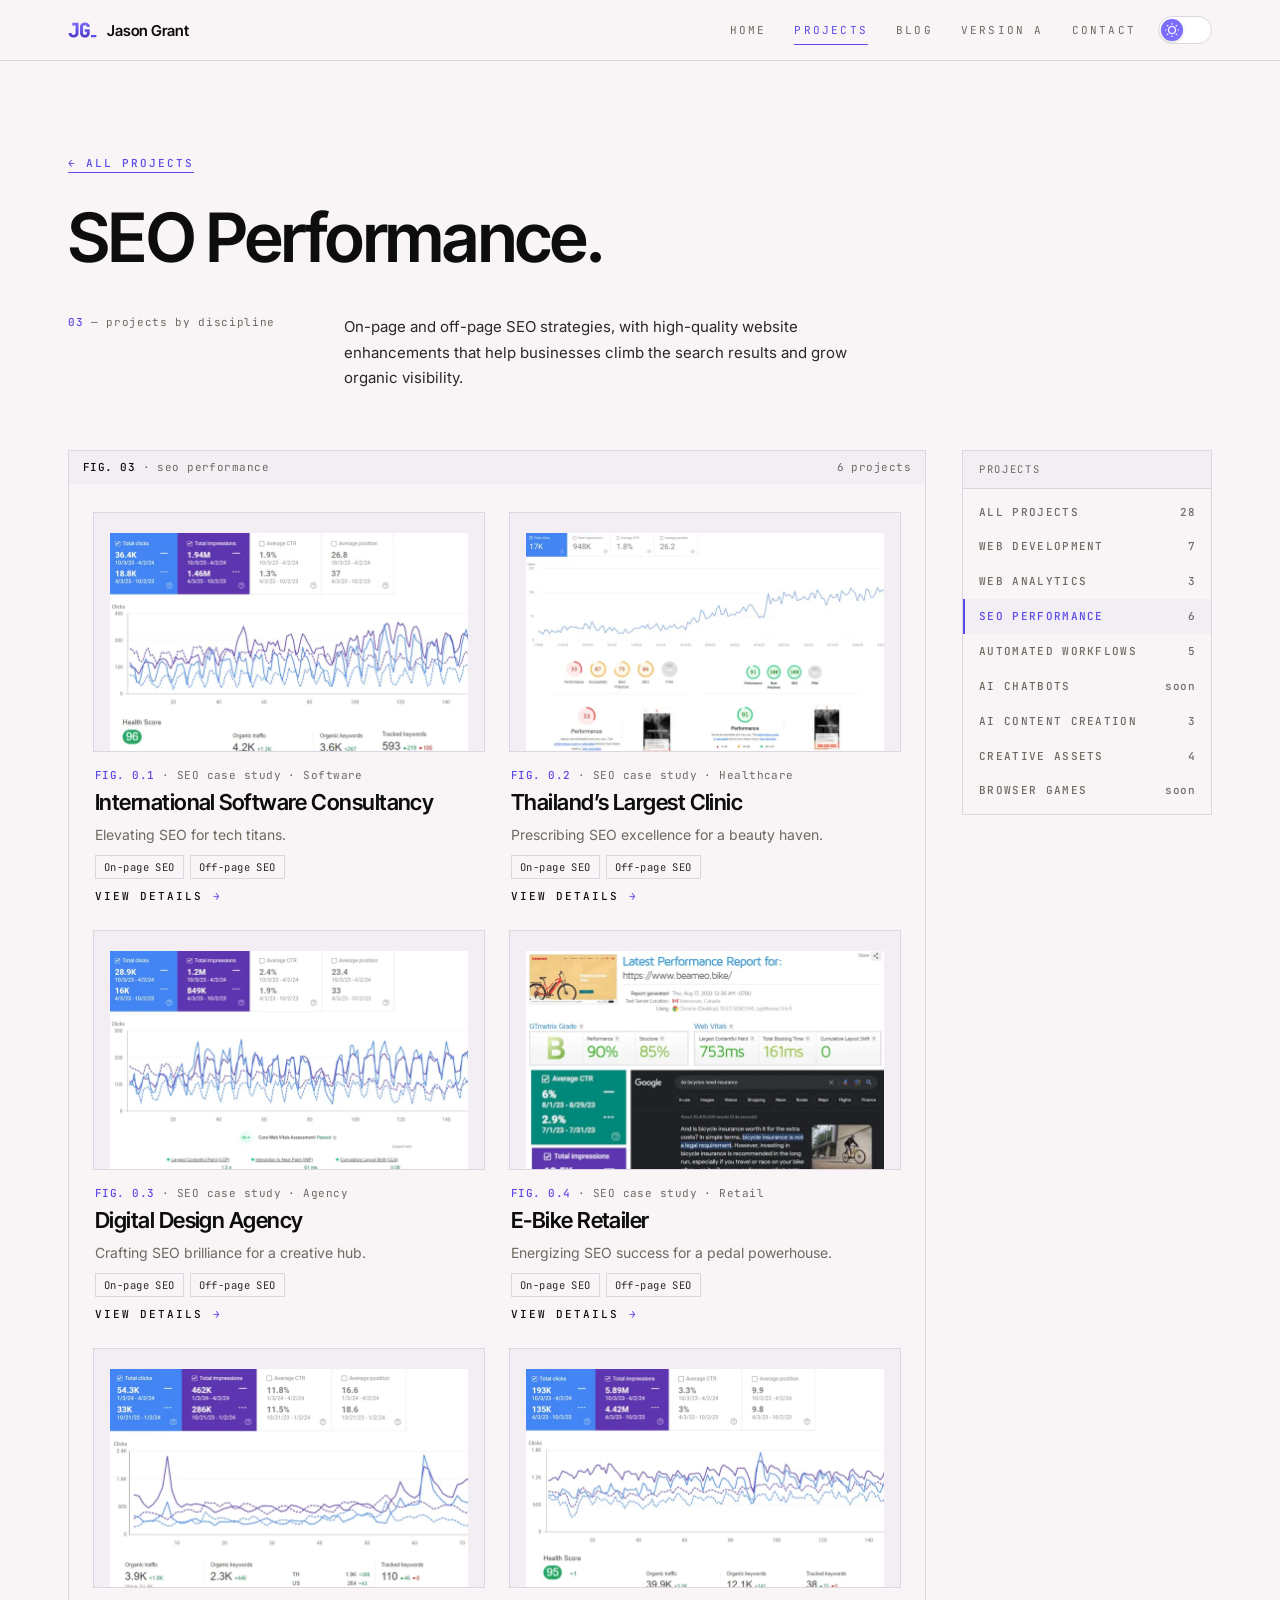
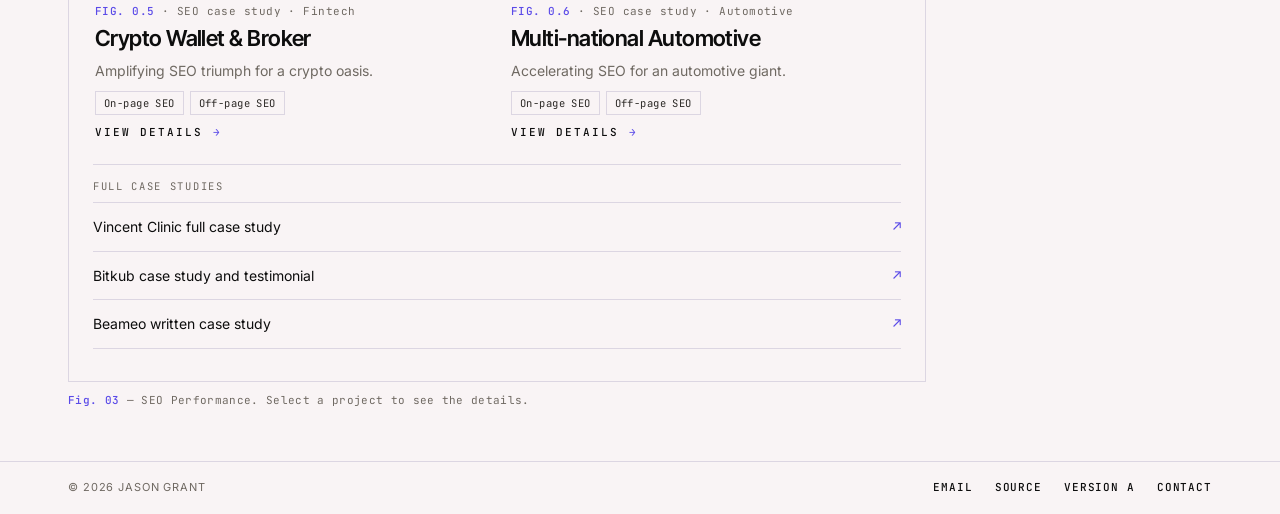
<file: experiment-version/projects/seo-performance.html>
<!doctype html>
<html lang="en" data-base="../../">
<head>
<meta charset="utf-8">
<meta name="viewport" content="width=device-width,initial-scale=1">
<meta name="theme-color" content="#F9F4F5">
<link rel="icon" type="image/svg+xml" href="data:image/svg+xml;charset=utf-8,%3Csvg%20xmlns%3D%22http%3A%2F%2Fwww.w3.org%2F2000%2Fsvg%22%20width%3D%2264%22%20height%3D%2264%22%20viewBox%3D%2210%209.5%2044%2044%22%3E%3Cstyle%3E.l%7Bfill%3Aurl%28%23g%29%7D.c%7Bfill%3A%235B4BE8%7D%40media%20%28prefers-color-scheme%3Adark%29%7B.c%7Bfill%3A%23A99BFF%7D%23a%7Bstop-color%3A%23C9C0FF%7D%23b%7Bstop-color%3A%238F80FF%7D%7D%3C%2Fstyle%3E%3Cdefs%3E%3ClinearGradient%20id%3D%22g%22%20x1%3D%220%22%20y1%3D%220%22%20x2%3D%220%22%20y2%3D%221%22%3E%3Cstop%20id%3D%22a%22%20offset%3D%220%22%20stop-color%3D%22%237C6CFF%22%2F%3E%3Cstop%20id%3D%22b%22%20offset%3D%221%22%20stop-color%3D%22%234B3BC9%22%2F%3E%3C%2FlinearGradient%3E%3C%2Fdefs%3E%3Cpath%20class%3D%22l%22%20transform%3D%22translate%2811.31%2042.00%29%20scale%280.02877%29%22%20d%3D%22M270%2011Q155%2011%2087.5%20-51.5Q20%20-114%2020%20-220H170Q170%20-174%20197.0%20-146.5Q224%20-119%20270%20-119Q316%20-119%20343.0%20-145.5Q370%20-172%20370%20-218V-590H205V-730H520V-218Q520%20-112%20453.0%20-50.5Q386%2011%20270%2011Z%22%2F%3E%3Cpath%20class%3D%22l%22%20transform%3D%22translate%2826.75%2042.00%29%20scale%280.02877%29%22%20d%3D%22M305%2010Q231%2010%20176.0%20-17.5Q121%20-45%2090.5%20-94.5Q60%20-144%2060%20-210V-520Q60%20-587%2090.5%20-636.0Q121%20-685%20176.0%20-712.5Q231%20-740%20305%20-740Q378%20-740%20432.5%20-712.5Q487%20-685%20517.5%20-636.0Q548%20-587%20548%20-520H398Q398%20-564%20373.5%20-587.0Q349%20-610%20304%20-610Q259%20-610%20234.5%20-587.0Q210%20-564%20210%20-520V-210Q210%20-167%20234.5%20-143.5Q259%20-120%20304%20-120Q349%20-120%20373.5%20-143.5Q398%20-167%20398%20-210V-273H290V-400H548V-210Q548%20-144%20517.5%20-94.5Q487%20-45%20432.5%20-17.5Q378%2010%20305%2010Z%22%2F%3E%3Crect%20class%3D%22c%22%20x%3D%2244.11%22%20y%3D%2238.80%22%20width%3D%228.00%22%20height%3D%223.2%22%20rx%3D%221%22%2F%3E%3C%2Fsvg%3E">
<script>/* apply a saved theme before first paint */(function(){try{if(localStorage.getItem('jg-theme')==='dark')document.documentElement.setAttribute('data-theme','dark')}catch(e){}})();</script>
<title>SEO Performance Projects — Jason Grant</title>
<meta name="description" content="On-page and off-page SEO strategies, with high-quality website enhancements that help businesses climb the search results and grow organic visibility.">
<link rel="canonical" href="https://jasong3012.github.io/web-development-portfolio/experiment-version/projects/seo-performance">
<meta property="og:title" content="SEO Performance Projects — Jason Grant">
<meta property="og:description" content="On-page and off-page SEO strategies, with high-quality website enhancements that help businesses climb the search results and grow organic visibility.">
<meta property="og:type" content="website">
<meta property="og:url" content="https://jasong3012.github.io/web-development-portfolio/experiment-version/projects/seo-performance">
<link rel="preconnect" href="https://fonts.googleapis.com">
<link rel="preconnect" href="https://fonts.gstatic.com" crossorigin>
<link href="https://fonts.googleapis.com/css2?family=Inter+Tight:wght@600&family=Inter:wght@400;500;600&family=JetBrains+Mono:wght@400;500&display=swap" rel="stylesheet">
<link rel="stylesheet" href="../../assets/experiment/site.css?v=c58ef0c2b2">
<link rel="preload" href="../../assets/experiment/core.js?v=a4f6a1c555" as="script">
<style>/* gradient fills must reference same-document defs, so they stay inline */.jg-fill{fill:url(#jg-grad)}.jg-tfill{fill:url(#jg-term-grad)}</style>
</head>
<body>
<svg width="0" height="0" style="position:absolute" aria-hidden="true" focusable="false"><defs><linearGradient id="jg-term-grad" x1="0" y1="0" x2="0" y2="1"><stop offset="0" style="stop-color:var(--logo-g1)"/><stop offset="1" style="stop-color:var(--logo-g2)"/></linearGradient><linearGradient id="jg-grad" x1="0" y1="0" x2="0" y2="1"><stop offset="0" style="stop-color:var(--sun-top)"/><stop offset="1" style="stop-color:var(--sun-bot)"/></linearGradient></defs></svg>
<a class="skip-link" href="#main">Skip to content</a>

<header class="site-header" id="top">
  <div class="wrap header-inner">
    <a class="brand" href="../../experiment-version.html" aria-label="Jason Grant, home"><svg class="brand-logo" viewBox="11 20 42 23" aria-hidden="true" focusable="false"><path class="jg-tfill"  transform="translate(11.31 42.00) scale(0.02877)" d="M270 11Q155 11 87.5 -51.5Q20 -114 20 -220H170Q170 -174 197.0 -146.5Q224 -119 270 -119Q316 -119 343.0 -145.5Q370 -172 370 -218V-590H205V-730H520V-218Q520 -112 453.0 -50.5Q386 11 270 11Z"/><path class="jg-tfill"  transform="translate(26.75 42.00) scale(0.02877)" d="M305 10Q231 10 176.0 -17.5Q121 -45 90.5 -94.5Q60 -144 60 -210V-520Q60 -587 90.5 -636.0Q121 -685 176.0 -712.5Q231 -740 305 -740Q378 -740 432.5 -712.5Q487 -685 517.5 -636.0Q548 -587 548 -520H398Q398 -564 373.5 -587.0Q349 -610 304 -610Q259 -610 234.5 -587.0Q210 -564 210 -520V-210Q210 -167 234.5 -143.5Q259 -120 304 -120Q349 -120 373.5 -143.5Q398 -167 398 -210V-273H290V-400H548V-210Q548 -144 517.5 -94.5Q487 -45 432.5 -17.5Q378 10 305 10Z"/><rect class="jg-acc" x="44.11" y="38.80" width="8.00" height="3.2" rx="1"/></svg><span class="brand-name">Jason Grant</span></a>
    <div class="header-right">
    <nav class="main-nav" id="main-nav" aria-label="Main navigation">
      <a class="nav-link tracker" href="../../experiment-version.html" data-route="home">Home</a>
      <div class="nav-item has-sub"><a class="nav-link tracker is-active" href="./" data-route="work">Projects</a><div class="subnav" aria-label="Projects by discipline"><a class="sub-all" href="./">All projects</a><a href="web-development">Web development</a><a href="web-analytics">Web analytics</a><a href="seo-performance" aria-current="page">SEO Performance</a><a href="automation">Automated Workflows</a><a href="chatbot-development">AI Chatbots</a><a href="ai-content-creation">AI Content Creation</a><a href="creative-assets">Creative Assets</a><a href="games">Browser Games</a></div></div>
      <a class="nav-link tracker" href="../../experiment-version.html#blog" data-route="blog">Blog</a>
      <a class="nav-link tracker" href="../../index.html">Version A</a>
      <a class="nav-link tracker" href="../../experiment-version.html#contact" data-route="contact">Contact</a>
    </nav>
    <button class="theme-toggle" id="theme-toggle" type="button" role="switch" aria-checked="false" aria-label="Dark theme" title="Switch to dark theme"><span class="knob" aria-hidden="true"><svg class="i-moon" aria-hidden="true" focusable="false" width="24" height="24" stroke-width="1.5" viewBox="0 0 24 24" fill="none"><path d="M3 11.5066C3 16.7497 7.25034 21 12.4934 21C16.2209 21 19.4466 18.8518 21 15.7259C12.4934 15.7259 8.27411 11.5066 8.27411 3C5.14821 4.55344 3 7.77915 3 11.5066Z" stroke="currentColor" stroke-linecap="round" stroke-linejoin="round"/></svg><svg class="i-sun" aria-hidden="true" focusable="false" width="24" height="24" stroke-width="1.5" viewBox="0 0 24 24" fill="none"><path d="M12 18C15.3137 18 18 15.3137 18 12C18 8.68629 15.3137 6 12 6C8.68629 6 6 8.68629 6 12C6 15.3137 8.68629 18 12 18Z" stroke="currentColor" stroke-linecap="round" stroke-linejoin="round"/><path d="M22 12L23 12" stroke="currentColor" stroke-linecap="round" stroke-linejoin="round"/><path d="M12 2V1" stroke="currentColor" stroke-linecap="round" stroke-linejoin="round"/><path d="M12 23V22" stroke="currentColor" stroke-linecap="round" stroke-linejoin="round"/><path d="M20 20L19 19" stroke="currentColor" stroke-linecap="round" stroke-linejoin="round"/><path d="M20 4L19 5" stroke="currentColor" stroke-linecap="round" stroke-linejoin="round"/><path d="M4 20L5 19" stroke="currentColor" stroke-linecap="round" stroke-linejoin="round"/><path d="M4 4L5 5" stroke="currentColor" stroke-linecap="round" stroke-linejoin="round"/><path d="M1 12L2 12" stroke="currentColor" stroke-linecap="round" stroke-linejoin="round"/></svg></span></button>
    <button class="menu-toggle tracker" type="button" aria-expanded="false" aria-controls="main-nav">menu →</button>
    </div>
  </div>
</header>

<main id="main">
<section class="disc-page" aria-labelledby="dh">
  <div class="wrap page-intro">
    <a class="text-link disc-back" href="./">← All projects</a>
    <h1 id="dh">SEO Performance.</h1>
    <div class="split">
      <div class="label"><b>03</b> — projects by discipline</div>
      <div class="lede"><p>On-page and off-page SEO strategies, with high-quality website enhancements that help businesses climb the search results and grow organic visibility.</p></div>
    </div>
    <div class="proj-layout">
      <div class="figure">
        <div class="figure-bar"><span><b>FIG. 03</b> · seo performance</span><span>6 projects</span></div>
        <div class="tab-panel"><div class="work-grid" id="disc-grid"><button class="work-card" type="button" data-item="2:0"><div class="work-visual"><img src="../../assets/images/disciplines/seo-for-software-house-card.webp" alt="International Software Consultancy" loading="lazy" decoding="async"></div><div class="work-body"><span class="work-fig"><b>FIG. 0.1</b> · SEO case study · Software</span><h3>International Software Consultancy</h3><p>Elevating SEO for tech titans.</p><div class="tags"><span class="tag">On-page SEO</span><span class="tag">Off-page SEO</span></div><span class="work-cta"><span>View details</span><span aria-hidden="true">→</span></span></div></button><button class="work-card" type="button" data-item="2:1"><div class="work-visual"><img src="../../assets/images/disciplines/seo-for-large-clinic-card.webp" alt="Thailand’s Largest Clinic" loading="lazy" decoding="async"></div><div class="work-body"><span class="work-fig"><b>FIG. 0.2</b> · SEO case study · Healthcare</span><h3>Thailand’s Largest Clinic</h3><p>Prescribing SEO excellence for a beauty haven.</p><div class="tags"><span class="tag">On-page SEO</span><span class="tag">Off-page SEO</span></div><span class="work-cta"><span>View details</span><span aria-hidden="true">→</span></span></div></button><button class="work-card" type="button" data-item="2:2"><div class="work-visual"><img src="../../assets/images/disciplines/seo-for-design-agency-card.webp" alt="Digital Design Agency" loading="lazy" decoding="async"></div><div class="work-body"><span class="work-fig"><b>FIG. 0.3</b> · SEO case study · Agency</span><h3>Digital Design Agency</h3><p>Crafting SEO brilliance for a creative hub.</p><div class="tags"><span class="tag">On-page SEO</span><span class="tag">Off-page SEO</span></div><span class="work-cta"><span>View details</span><span aria-hidden="true">→</span></span></div></button><button class="work-card" type="button" data-item="2:3"><div class="work-visual"><img src="../../assets/images/disciplines/seo-for-bike-company-card.webp" alt="E-Bike Retailer" loading="lazy" decoding="async"></div><div class="work-body"><span class="work-fig"><b>FIG. 0.4</b> · SEO case study · Retail</span><h3>E-Bike Retailer</h3><p>Energizing SEO success for a pedal powerhouse.</p><div class="tags"><span class="tag">On-page SEO</span><span class="tag">Off-page SEO</span></div><span class="work-cta"><span>View details</span><span aria-hidden="true">→</span></span></div></button><button class="work-card" type="button" data-item="2:4"><div class="work-visual"><img src="../../assets/images/disciplines/seo-for-crypto-firm-card.webp" alt="Crypto Wallet &amp; Broker" loading="lazy" decoding="async"></div><div class="work-body"><span class="work-fig"><b>FIG. 0.5</b> · SEO case study · Fintech</span><h3>Crypto Wallet &amp; Broker</h3><p>Amplifying SEO triumph for a crypto oasis.</p><div class="tags"><span class="tag">On-page SEO</span><span class="tag">Off-page SEO</span></div><span class="work-cta"><span>View details</span><span aria-hidden="true">→</span></span></div></button><button class="work-card" type="button" data-item="2:5"><div class="work-visual"><img src="../../assets/images/disciplines/seo-for-automotive-company-card.webp" alt="Multi-national Automotive" loading="lazy" decoding="async"></div><div class="work-body"><span class="work-fig"><b>FIG. 0.6</b> · SEO case study · Automotive</span><h3>Multi-national Automotive</h3><p>Accelerating SEO for an automotive giant.</p><div class="tags"><span class="tag">On-page SEO</span><span class="tag">Off-page SEO</span></div><span class="work-cta"><span>View details</span><span aria-hidden="true">→</span></span></div></button></div><div class="tab-foot"><p>Full case studies</p><ul class="dialog-links"><li><a href="https://morphos.is/our-work/vincent-clinic-case-study" target="_blank" rel="noopener noreferrer"><span>Vincent Clinic full case study</span><span aria-hidden="true">↗</span></a></li><li><a href="https://sevenpeakssoftware.com/case-studies/bitkub-seo" target="_blank" rel="noopener noreferrer"><span>Bitkub case study and testimonial</span><span aria-hidden="true">↗</span></a></li><li><a href="https://morphos.is/our-work/beameo-case-study" target="_blank" rel="noopener noreferrer"><span>Beameo written case study</span><span aria-hidden="true">↗</span></a></li></ul></div></div>
        <p class="caption"><b>Fig. 03</b> — SEO Performance. Select a project to see the details.</p>
      </div>
      <aside class="proj-side" aria-label="Project categories"><p class="side-title">Projects</p><ul><li><a href="./">All projects<span>28</span></a></li><li><a href="web-development">Web development<span>7</span></a></li><li><a href="web-analytics">Web analytics<span>3</span></a></li><li><a href="seo-performance" aria-current="page">SEO Performance<span>6</span></a></li><li><a href="automation">Automated Workflows<span>5</span></a></li><li><a href="chatbot-development">AI Chatbots<span>soon</span></a></li><li><a href="ai-content-creation">AI Content Creation<span>3</span></a></li><li><a href="creative-assets">Creative Assets<span>4</span></a></li><li><a href="games">Browser Games<span>soon</span></a></li></ul></aside>
    </div>
  </div>
</section>
</main>

<footer class="site-footer">
  <div class="wrap footer-inner">
    <span class="foot-copy">© <span id="year">2026</span> Jason Grant</span>
    <div class="foot-links">
      <a class="foot-link" href="mailto:jasong3012@gmail.com">Email</a>
      <a class="foot-link" href="https://github.com/jasong3012/web-development-portfolio" target="_blank" rel="noopener noreferrer">Source</a>
      <a class="foot-link" href="../../index.html">Version A</a>
      <a class="foot-link" href="../../experiment-version.html#contact">Contact</a>
    </div>
  </div>
</footer>
<dialog class="detail-dialog" id="detail-dialog" aria-labelledby="dialog-title">
  <button class="dialog-close" id="dialog-close" type="button" aria-label="Close details">×</button>
  <div class="dialog-visual" id="dialog-visual"><img id="dialog-image" alt="" width="1440" height="800" decoding="async"></div>
  <div class="dialog-thumbs" id="dialog-thumbs" hidden></div>
  <div class="dialog-content">
    <p class="work-fig" id="dialog-kicker"></p>
    <h2 id="dialog-title"></h2>
    <p id="dialog-text"></p>
    <dl class="spec-list" id="dialog-specs"></dl>
    <ul class="dialog-links" id="dialog-links" hidden></ul>
    <div class="dialog-actions">
      <a class="btn btn-solid" id="dialog-visit" target="_blank" rel="noopener noreferrer"><span class="swap"><span class="col"><span class="t" data-visit-label>Visit live site</span><span class="t" data-visit-label>Visit live site</span></span></span><span class="arr">↗</span></a>
      <button class="btn btn-line" type="button" id="dialog-back"><span class="swap"><span class="col"><span class="t">Close</span><span class="t">Close</span></span></span></button>
    </div>
  </div>
</dialog>
<script src="../../assets/experiment/core.js?v=a4f6a1c555"></script>
<script>document.getElementById('disc-grid').addEventListener('click',JG.gridClick)</script>
</body>
</html>
</file>
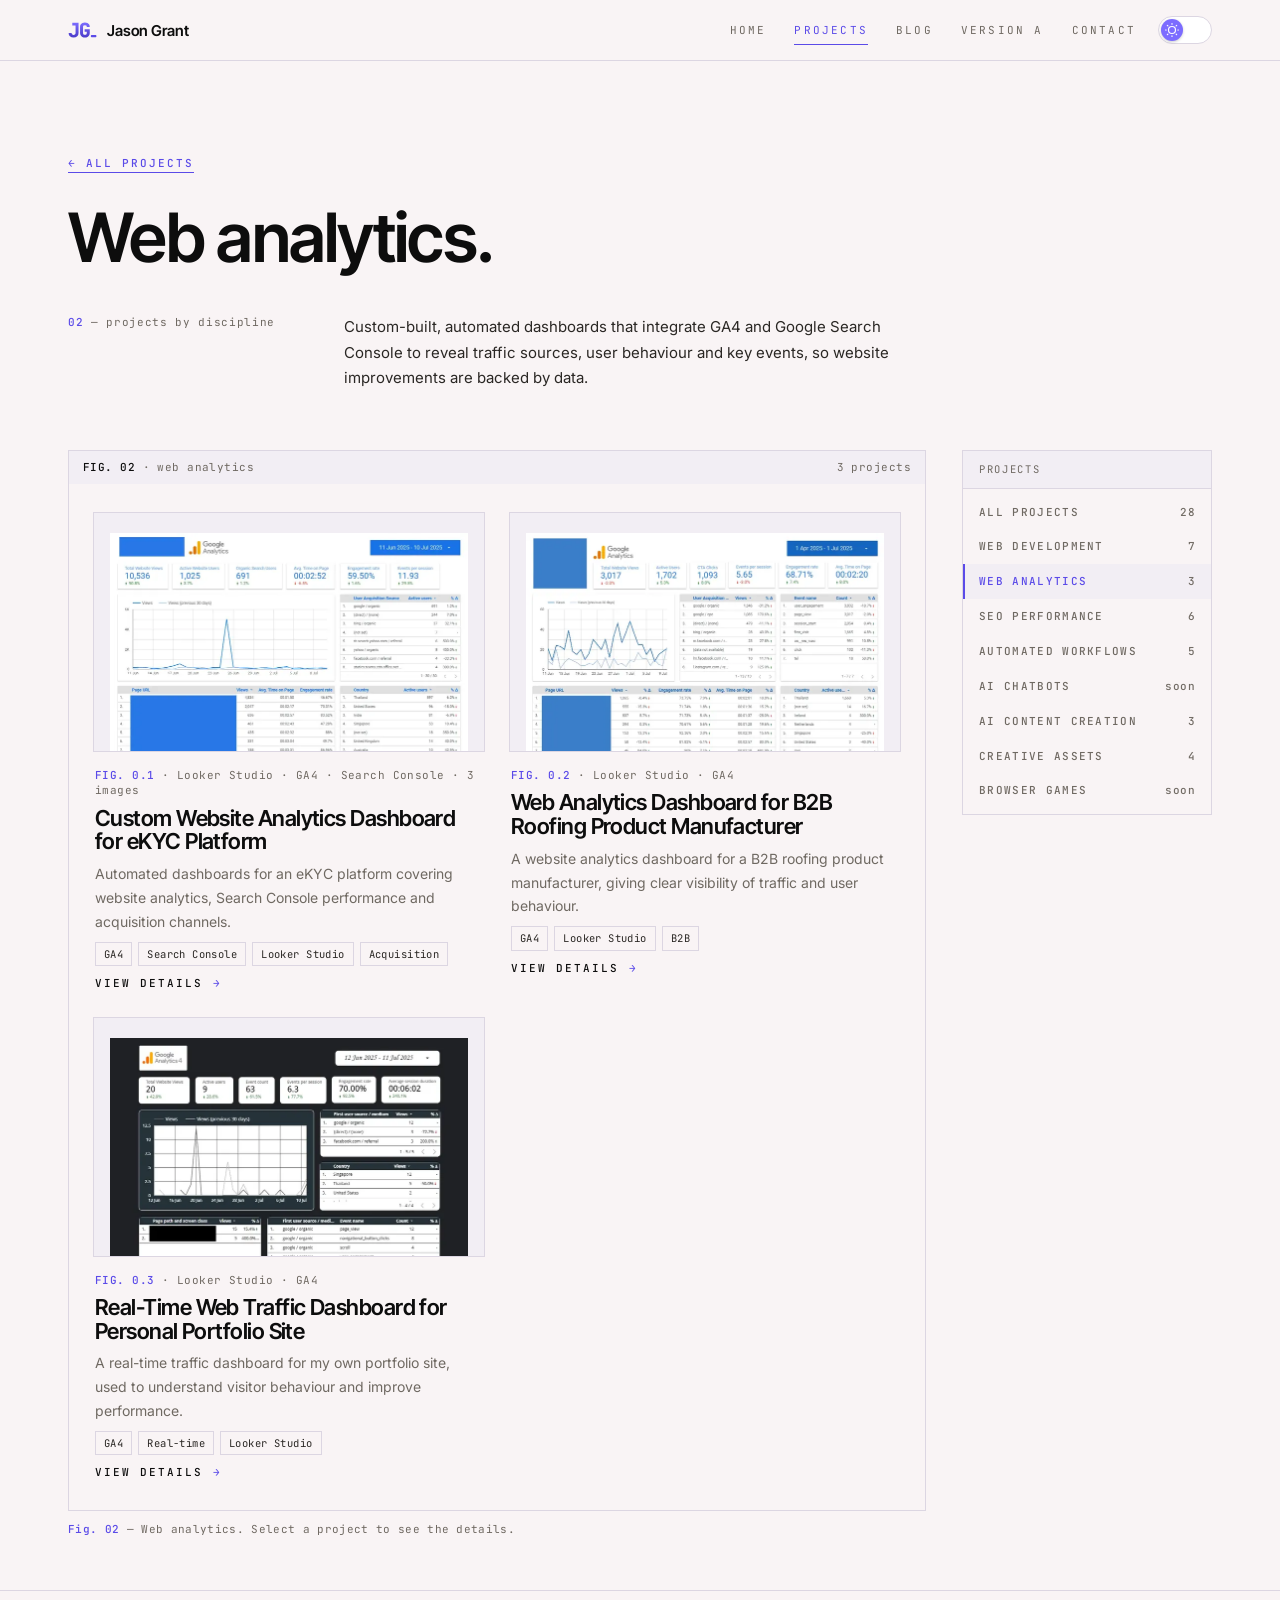
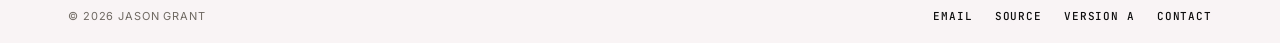
<file: experiment-version/projects/web-analytics.html>
<!doctype html>
<html lang="en" data-base="../../">
<head>
<meta charset="utf-8">
<meta name="viewport" content="width=device-width,initial-scale=1">
<meta name="theme-color" content="#F9F4F5">
<link rel="icon" type="image/svg+xml" href="data:image/svg+xml;charset=utf-8,%3Csvg%20xmlns%3D%22http%3A%2F%2Fwww.w3.org%2F2000%2Fsvg%22%20width%3D%2264%22%20height%3D%2264%22%20viewBox%3D%2210%209.5%2044%2044%22%3E%3Cstyle%3E.l%7Bfill%3Aurl%28%23g%29%7D.c%7Bfill%3A%235B4BE8%7D%40media%20%28prefers-color-scheme%3Adark%29%7B.c%7Bfill%3A%23A99BFF%7D%23a%7Bstop-color%3A%23C9C0FF%7D%23b%7Bstop-color%3A%238F80FF%7D%7D%3C%2Fstyle%3E%3Cdefs%3E%3ClinearGradient%20id%3D%22g%22%20x1%3D%220%22%20y1%3D%220%22%20x2%3D%220%22%20y2%3D%221%22%3E%3Cstop%20id%3D%22a%22%20offset%3D%220%22%20stop-color%3D%22%237C6CFF%22%2F%3E%3Cstop%20id%3D%22b%22%20offset%3D%221%22%20stop-color%3D%22%234B3BC9%22%2F%3E%3C%2FlinearGradient%3E%3C%2Fdefs%3E%3Cpath%20class%3D%22l%22%20transform%3D%22translate%2811.31%2042.00%29%20scale%280.02877%29%22%20d%3D%22M270%2011Q155%2011%2087.5%20-51.5Q20%20-114%2020%20-220H170Q170%20-174%20197.0%20-146.5Q224%20-119%20270%20-119Q316%20-119%20343.0%20-145.5Q370%20-172%20370%20-218V-590H205V-730H520V-218Q520%20-112%20453.0%20-50.5Q386%2011%20270%2011Z%22%2F%3E%3Cpath%20class%3D%22l%22%20transform%3D%22translate%2826.75%2042.00%29%20scale%280.02877%29%22%20d%3D%22M305%2010Q231%2010%20176.0%20-17.5Q121%20-45%2090.5%20-94.5Q60%20-144%2060%20-210V-520Q60%20-587%2090.5%20-636.0Q121%20-685%20176.0%20-712.5Q231%20-740%20305%20-740Q378%20-740%20432.5%20-712.5Q487%20-685%20517.5%20-636.0Q548%20-587%20548%20-520H398Q398%20-564%20373.5%20-587.0Q349%20-610%20304%20-610Q259%20-610%20234.5%20-587.0Q210%20-564%20210%20-520V-210Q210%20-167%20234.5%20-143.5Q259%20-120%20304%20-120Q349%20-120%20373.5%20-143.5Q398%20-167%20398%20-210V-273H290V-400H548V-210Q548%20-144%20517.5%20-94.5Q487%20-45%20432.5%20-17.5Q378%2010%20305%2010Z%22%2F%3E%3Crect%20class%3D%22c%22%20x%3D%2244.11%22%20y%3D%2238.80%22%20width%3D%228.00%22%20height%3D%223.2%22%20rx%3D%221%22%2F%3E%3C%2Fsvg%3E">
<script>/* apply a saved theme before first paint */(function(){try{if(localStorage.getItem('jg-theme')==='dark')document.documentElement.setAttribute('data-theme','dark')}catch(e){}})();</script>
<title>Web analytics Projects — Jason Grant</title>
<meta name="description" content="Custom-built, automated dashboards that integrate GA4 and Google Search Console to reveal traffic sources, user behaviour and key events, so website improvements are backed by data.">
<link rel="canonical" href="https://jasong3012.github.io/web-development-portfolio/experiment-version/projects/web-analytics">
<meta property="og:title" content="Web analytics Projects — Jason Grant">
<meta property="og:description" content="Custom-built, automated dashboards that integrate GA4 and Google Search Console to reveal traffic sources, user behaviour and key events, so website improvements are backed by data.">
<meta property="og:type" content="website">
<meta property="og:url" content="https://jasong3012.github.io/web-development-portfolio/experiment-version/projects/web-analytics">
<link rel="preconnect" href="https://fonts.googleapis.com">
<link rel="preconnect" href="https://fonts.gstatic.com" crossorigin>
<link href="https://fonts.googleapis.com/css2?family=Inter+Tight:wght@600&family=Inter:wght@400;500;600&family=JetBrains+Mono:wght@400;500&display=swap" rel="stylesheet">
<link rel="stylesheet" href="../../assets/experiment/site.css?v=c58ef0c2b2">
<link rel="preload" href="../../assets/experiment/core.js?v=a4f6a1c555" as="script">
<style>/* gradient fills must reference same-document defs, so they stay inline */.jg-fill{fill:url(#jg-grad)}.jg-tfill{fill:url(#jg-term-grad)}</style>
</head>
<body>
<svg width="0" height="0" style="position:absolute" aria-hidden="true" focusable="false"><defs><linearGradient id="jg-term-grad" x1="0" y1="0" x2="0" y2="1"><stop offset="0" style="stop-color:var(--logo-g1)"/><stop offset="1" style="stop-color:var(--logo-g2)"/></linearGradient><linearGradient id="jg-grad" x1="0" y1="0" x2="0" y2="1"><stop offset="0" style="stop-color:var(--sun-top)"/><stop offset="1" style="stop-color:var(--sun-bot)"/></linearGradient></defs></svg>
<a class="skip-link" href="#main">Skip to content</a>

<header class="site-header" id="top">
  <div class="wrap header-inner">
    <a class="brand" href="../../experiment-version.html" aria-label="Jason Grant, home"><svg class="brand-logo" viewBox="11 20 42 23" aria-hidden="true" focusable="false"><path class="jg-tfill"  transform="translate(11.31 42.00) scale(0.02877)" d="M270 11Q155 11 87.5 -51.5Q20 -114 20 -220H170Q170 -174 197.0 -146.5Q224 -119 270 -119Q316 -119 343.0 -145.5Q370 -172 370 -218V-590H205V-730H520V-218Q520 -112 453.0 -50.5Q386 11 270 11Z"/><path class="jg-tfill"  transform="translate(26.75 42.00) scale(0.02877)" d="M305 10Q231 10 176.0 -17.5Q121 -45 90.5 -94.5Q60 -144 60 -210V-520Q60 -587 90.5 -636.0Q121 -685 176.0 -712.5Q231 -740 305 -740Q378 -740 432.5 -712.5Q487 -685 517.5 -636.0Q548 -587 548 -520H398Q398 -564 373.5 -587.0Q349 -610 304 -610Q259 -610 234.5 -587.0Q210 -564 210 -520V-210Q210 -167 234.5 -143.5Q259 -120 304 -120Q349 -120 373.5 -143.5Q398 -167 398 -210V-273H290V-400H548V-210Q548 -144 517.5 -94.5Q487 -45 432.5 -17.5Q378 10 305 10Z"/><rect class="jg-acc" x="44.11" y="38.80" width="8.00" height="3.2" rx="1"/></svg><span class="brand-name">Jason Grant</span></a>
    <div class="header-right">
    <nav class="main-nav" id="main-nav" aria-label="Main navigation">
      <a class="nav-link tracker" href="../../experiment-version.html" data-route="home">Home</a>
      <div class="nav-item has-sub"><a class="nav-link tracker is-active" href="./" data-route="work">Projects</a><div class="subnav" aria-label="Projects by discipline"><a class="sub-all" href="./">All projects</a><a href="web-development">Web development</a><a href="web-analytics" aria-current="page">Web analytics</a><a href="seo-performance">SEO Performance</a><a href="automation">Automated Workflows</a><a href="chatbot-development">AI Chatbots</a><a href="ai-content-creation">AI Content Creation</a><a href="creative-assets">Creative Assets</a><a href="games">Browser Games</a></div></div>
      <a class="nav-link tracker" href="../../experiment-version.html#blog" data-route="blog">Blog</a>
      <a class="nav-link tracker" href="../../index.html">Version A</a>
      <a class="nav-link tracker" href="../../experiment-version.html#contact" data-route="contact">Contact</a>
    </nav>
    <button class="theme-toggle" id="theme-toggle" type="button" role="switch" aria-checked="false" aria-label="Dark theme" title="Switch to dark theme"><span class="knob" aria-hidden="true"><svg class="i-moon" aria-hidden="true" focusable="false" width="24" height="24" stroke-width="1.5" viewBox="0 0 24 24" fill="none"><path d="M3 11.5066C3 16.7497 7.25034 21 12.4934 21C16.2209 21 19.4466 18.8518 21 15.7259C12.4934 15.7259 8.27411 11.5066 8.27411 3C5.14821 4.55344 3 7.77915 3 11.5066Z" stroke="currentColor" stroke-linecap="round" stroke-linejoin="round"/></svg><svg class="i-sun" aria-hidden="true" focusable="false" width="24" height="24" stroke-width="1.5" viewBox="0 0 24 24" fill="none"><path d="M12 18C15.3137 18 18 15.3137 18 12C18 8.68629 15.3137 6 12 6C8.68629 6 6 8.68629 6 12C6 15.3137 8.68629 18 12 18Z" stroke="currentColor" stroke-linecap="round" stroke-linejoin="round"/><path d="M22 12L23 12" stroke="currentColor" stroke-linecap="round" stroke-linejoin="round"/><path d="M12 2V1" stroke="currentColor" stroke-linecap="round" stroke-linejoin="round"/><path d="M12 23V22" stroke="currentColor" stroke-linecap="round" stroke-linejoin="round"/><path d="M20 20L19 19" stroke="currentColor" stroke-linecap="round" stroke-linejoin="round"/><path d="M20 4L19 5" stroke="currentColor" stroke-linecap="round" stroke-linejoin="round"/><path d="M4 20L5 19" stroke="currentColor" stroke-linecap="round" stroke-linejoin="round"/><path d="M4 4L5 5" stroke="currentColor" stroke-linecap="round" stroke-linejoin="round"/><path d="M1 12L2 12" stroke="currentColor" stroke-linecap="round" stroke-linejoin="round"/></svg></span></button>
    <button class="menu-toggle tracker" type="button" aria-expanded="false" aria-controls="main-nav">menu →</button>
    </div>
  </div>
</header>

<main id="main">
<section class="disc-page" aria-labelledby="dh">
  <div class="wrap page-intro">
    <a class="text-link disc-back" href="./">← All projects</a>
    <h1 id="dh">Web analytics.</h1>
    <div class="split">
      <div class="label"><b>02</b> — projects by discipline</div>
      <div class="lede"><p>Custom-built, automated dashboards that integrate GA4 and Google Search Console to reveal traffic sources, user behaviour and key events, so website improvements are backed by data.</p></div>
    </div>
    <div class="proj-layout">
      <div class="figure">
        <div class="figure-bar"><span><b>FIG. 02</b> · web analytics</span><span>3 projects</span></div>
        <div class="tab-panel"><div class="work-grid" id="disc-grid"><button class="work-card" type="button" data-item="1:0"><div class="work-visual"><img src="../../assets/images/disciplines/looker-dashboard-ekyc-tech-client-web-analytics-edited-card.webp" alt="Custom Website Analytics Dashboard for eKYC Platform" loading="lazy" decoding="async"></div><div class="work-body"><span class="work-fig"><b>FIG. 0.1</b> · Looker Studio · GA4 · Search Console · 3 images</span><h3>Custom Website Analytics Dashboard for eKYC Platform</h3><p>Automated dashboards for an eKYC platform covering website analytics, Search Console performance and acquisition channels.</p><div class="tags"><span class="tag">GA4</span><span class="tag">Search Console</span><span class="tag">Looker Studio</span><span class="tag">Acquisition</span></div><span class="work-cta"><span>View details</span><span aria-hidden="true">→</span></span></div></button><button class="work-card" type="button" data-item="1:1"><div class="work-visual"><img src="../../assets/images/disciplines/looker-dashboard-roof-manufacturing-store-client-web-analytics-edited-card.webp" alt="Web Analytics Dashboard for B2B Roofing Product Manufacturer" loading="lazy" decoding="async"></div><div class="work-body"><span class="work-fig"><b>FIG. 0.2</b> · Looker Studio · GA4</span><h3>Web Analytics Dashboard for B2B Roofing Product Manufacturer</h3><p>A website analytics dashboard for a B2B roofing product manufacturer, giving clear visibility of traffic and user behaviour.</p><div class="tags"><span class="tag">GA4</span><span class="tag">Looker Studio</span><span class="tag">B2B</span></div><span class="work-cta"><span>View details</span><span aria-hidden="true">→</span></span></div></button><button class="work-card" type="button" data-item="1:2"><div class="work-visual"><img src="../../assets/images/disciplines/looker-dashboard-portfolio-web-analytics-edited-card.webp" alt="Real-Time Web Traffic Dashboard for Personal Portfolio Site" loading="lazy" decoding="async"></div><div class="work-body"><span class="work-fig"><b>FIG. 0.3</b> · Looker Studio · GA4</span><h3>Real-Time Web Traffic Dashboard for Personal Portfolio Site</h3><p>A real-time traffic dashboard for my own portfolio site, used to understand visitor behaviour and improve performance.</p><div class="tags"><span class="tag">GA4</span><span class="tag">Real-time</span><span class="tag">Looker Studio</span></div><span class="work-cta"><span>View details</span><span aria-hidden="true">→</span></span></div></button></div><div class="tab-foot" hidden></div></div>
        <p class="caption"><b>Fig. 02</b> — Web analytics. Select a project to see the details.</p>
      </div>
      <aside class="proj-side" aria-label="Project categories"><p class="side-title">Projects</p><ul><li><a href="./">All projects<span>28</span></a></li><li><a href="web-development">Web development<span>7</span></a></li><li><a href="web-analytics" aria-current="page">Web analytics<span>3</span></a></li><li><a href="seo-performance">SEO Performance<span>6</span></a></li><li><a href="automation">Automated Workflows<span>5</span></a></li><li><a href="chatbot-development">AI Chatbots<span>soon</span></a></li><li><a href="ai-content-creation">AI Content Creation<span>3</span></a></li><li><a href="creative-assets">Creative Assets<span>4</span></a></li><li><a href="games">Browser Games<span>soon</span></a></li></ul></aside>
    </div>
  </div>
</section>
</main>

<footer class="site-footer">
  <div class="wrap footer-inner">
    <span class="foot-copy">© <span id="year">2026</span> Jason Grant</span>
    <div class="foot-links">
      <a class="foot-link" href="mailto:jasong3012@gmail.com">Email</a>
      <a class="foot-link" href="https://github.com/jasong3012/web-development-portfolio" target="_blank" rel="noopener noreferrer">Source</a>
      <a class="foot-link" href="../../index.html">Version A</a>
      <a class="foot-link" href="../../experiment-version.html#contact">Contact</a>
    </div>
  </div>
</footer>
<dialog class="detail-dialog" id="detail-dialog" aria-labelledby="dialog-title">
  <button class="dialog-close" id="dialog-close" type="button" aria-label="Close details">×</button>
  <div class="dialog-visual" id="dialog-visual"><img id="dialog-image" alt="" width="1440" height="800" decoding="async"></div>
  <div class="dialog-thumbs" id="dialog-thumbs" hidden></div>
  <div class="dialog-content">
    <p class="work-fig" id="dialog-kicker"></p>
    <h2 id="dialog-title"></h2>
    <p id="dialog-text"></p>
    <dl class="spec-list" id="dialog-specs"></dl>
    <ul class="dialog-links" id="dialog-links" hidden></ul>
    <div class="dialog-actions">
      <a class="btn btn-solid" id="dialog-visit" target="_blank" rel="noopener noreferrer"><span class="swap"><span class="col"><span class="t" data-visit-label>Visit live site</span><span class="t" data-visit-label>Visit live site</span></span></span><span class="arr">↗</span></a>
      <button class="btn btn-line" type="button" id="dialog-back"><span class="swap"><span class="col"><span class="t">Close</span><span class="t">Close</span></span></span></button>
    </div>
  </div>
</dialog>
<script src="../../assets/experiment/core.js?v=a4f6a1c555"></script>
<script>document.getElementById('disc-grid').addEventListener('click',JG.gridClick)</script>
</body>
</html>
</file>
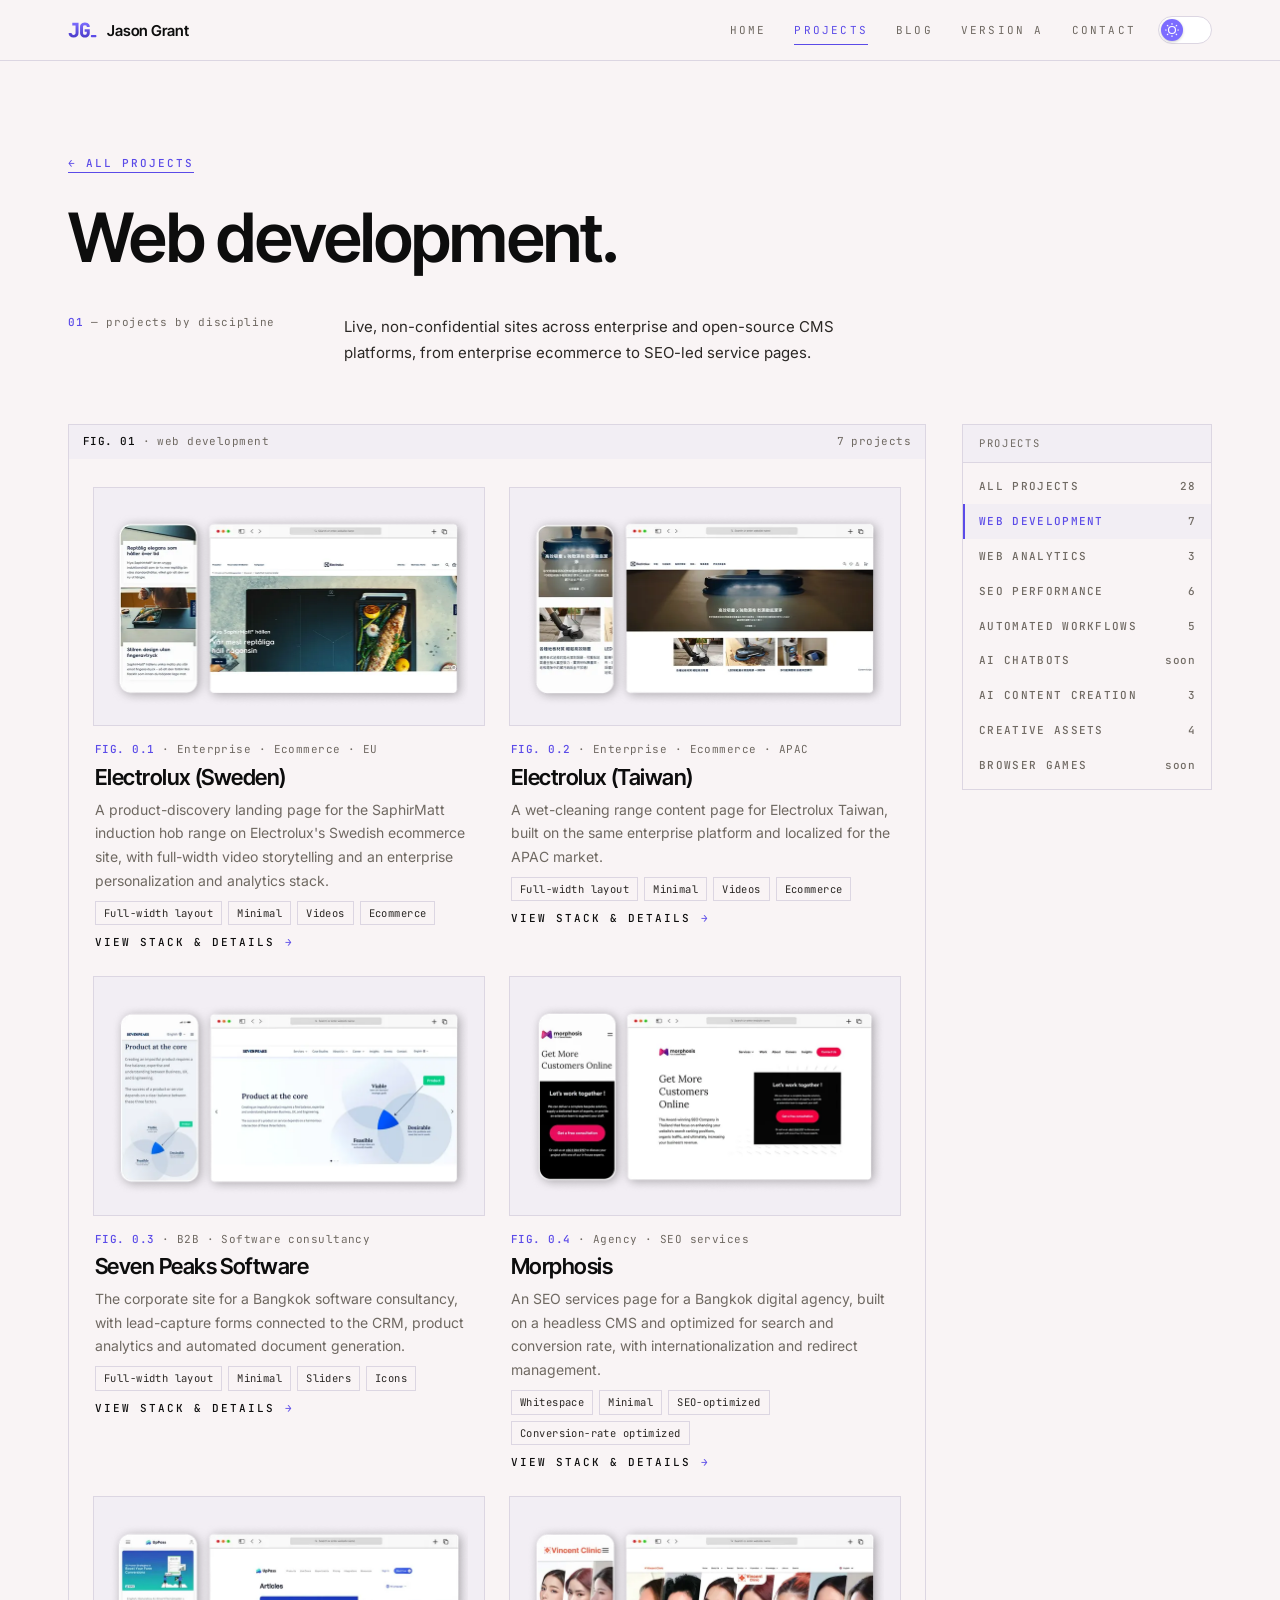
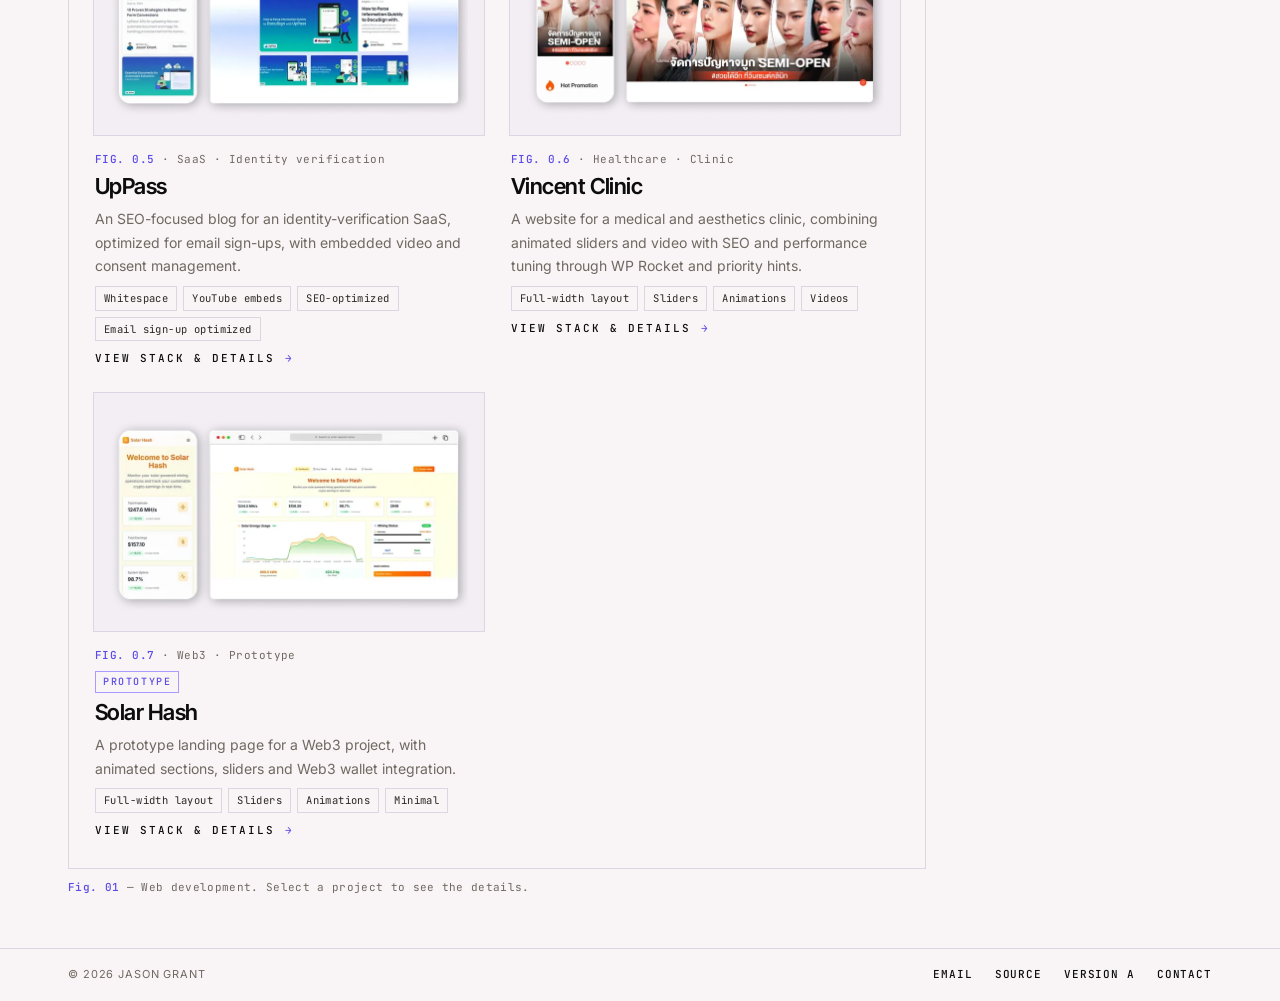
<file: experiment-version/projects/web-development.html>
<!doctype html>
<html lang="en" data-base="../../">
<head>
<meta charset="utf-8">
<meta name="viewport" content="width=device-width,initial-scale=1">
<meta name="theme-color" content="#F9F4F5">
<link rel="icon" type="image/svg+xml" href="data:image/svg+xml;charset=utf-8,%3Csvg%20xmlns%3D%22http%3A%2F%2Fwww.w3.org%2F2000%2Fsvg%22%20width%3D%2264%22%20height%3D%2264%22%20viewBox%3D%2210%209.5%2044%2044%22%3E%3Cstyle%3E.l%7Bfill%3Aurl%28%23g%29%7D.c%7Bfill%3A%235B4BE8%7D%40media%20%28prefers-color-scheme%3Adark%29%7B.c%7Bfill%3A%23A99BFF%7D%23a%7Bstop-color%3A%23C9C0FF%7D%23b%7Bstop-color%3A%238F80FF%7D%7D%3C%2Fstyle%3E%3Cdefs%3E%3ClinearGradient%20id%3D%22g%22%20x1%3D%220%22%20y1%3D%220%22%20x2%3D%220%22%20y2%3D%221%22%3E%3Cstop%20id%3D%22a%22%20offset%3D%220%22%20stop-color%3D%22%237C6CFF%22%2F%3E%3Cstop%20id%3D%22b%22%20offset%3D%221%22%20stop-color%3D%22%234B3BC9%22%2F%3E%3C%2FlinearGradient%3E%3C%2Fdefs%3E%3Cpath%20class%3D%22l%22%20transform%3D%22translate%2811.31%2042.00%29%20scale%280.02877%29%22%20d%3D%22M270%2011Q155%2011%2087.5%20-51.5Q20%20-114%2020%20-220H170Q170%20-174%20197.0%20-146.5Q224%20-119%20270%20-119Q316%20-119%20343.0%20-145.5Q370%20-172%20370%20-218V-590H205V-730H520V-218Q520%20-112%20453.0%20-50.5Q386%2011%20270%2011Z%22%2F%3E%3Cpath%20class%3D%22l%22%20transform%3D%22translate%2826.75%2042.00%29%20scale%280.02877%29%22%20d%3D%22M305%2010Q231%2010%20176.0%20-17.5Q121%20-45%2090.5%20-94.5Q60%20-144%2060%20-210V-520Q60%20-587%2090.5%20-636.0Q121%20-685%20176.0%20-712.5Q231%20-740%20305%20-740Q378%20-740%20432.5%20-712.5Q487%20-685%20517.5%20-636.0Q548%20-587%20548%20-520H398Q398%20-564%20373.5%20-587.0Q349%20-610%20304%20-610Q259%20-610%20234.5%20-587.0Q210%20-564%20210%20-520V-210Q210%20-167%20234.5%20-143.5Q259%20-120%20304%20-120Q349%20-120%20373.5%20-143.5Q398%20-167%20398%20-210V-273H290V-400H548V-210Q548%20-144%20517.5%20-94.5Q487%20-45%20432.5%20-17.5Q378%2010%20305%2010Z%22%2F%3E%3Crect%20class%3D%22c%22%20x%3D%2244.11%22%20y%3D%2238.80%22%20width%3D%228.00%22%20height%3D%223.2%22%20rx%3D%221%22%2F%3E%3C%2Fsvg%3E">
<script>/* apply a saved theme before first paint */(function(){try{if(localStorage.getItem('jg-theme')==='dark')document.documentElement.setAttribute('data-theme','dark')}catch(e){}})();</script>
<title>Web development Projects — Jason Grant</title>
<meta name="description" content="Live, non-confidential sites across enterprise and open-source CMS platforms, from enterprise ecommerce to SEO-led service pages.">
<link rel="canonical" href="https://jasong3012.github.io/web-development-portfolio/experiment-version/projects/web-development">
<meta property="og:title" content="Web development Projects — Jason Grant">
<meta property="og:description" content="Live, non-confidential sites across enterprise and open-source CMS platforms, from enterprise ecommerce to SEO-led service pages.">
<meta property="og:type" content="website">
<meta property="og:url" content="https://jasong3012.github.io/web-development-portfolio/experiment-version/projects/web-development">
<link rel="preconnect" href="https://fonts.googleapis.com">
<link rel="preconnect" href="https://fonts.gstatic.com" crossorigin>
<link href="https://fonts.googleapis.com/css2?family=Inter+Tight:wght@600&family=Inter:wght@400;500;600&family=JetBrains+Mono:wght@400;500&display=swap" rel="stylesheet">
<link rel="stylesheet" href="../../assets/experiment/site.css?v=c58ef0c2b2">
<link rel="preload" href="../../assets/experiment/core.js?v=a4f6a1c555" as="script">
<style>/* gradient fills must reference same-document defs, so they stay inline */.jg-fill{fill:url(#jg-grad)}.jg-tfill{fill:url(#jg-term-grad)}</style>
</head>
<body>
<svg width="0" height="0" style="position:absolute" aria-hidden="true" focusable="false"><defs><linearGradient id="jg-term-grad" x1="0" y1="0" x2="0" y2="1"><stop offset="0" style="stop-color:var(--logo-g1)"/><stop offset="1" style="stop-color:var(--logo-g2)"/></linearGradient><linearGradient id="jg-grad" x1="0" y1="0" x2="0" y2="1"><stop offset="0" style="stop-color:var(--sun-top)"/><stop offset="1" style="stop-color:var(--sun-bot)"/></linearGradient></defs></svg>
<a class="skip-link" href="#main">Skip to content</a>

<header class="site-header" id="top">
  <div class="wrap header-inner">
    <a class="brand" href="../../experiment-version.html" aria-label="Jason Grant, home"><svg class="brand-logo" viewBox="11 20 42 23" aria-hidden="true" focusable="false"><path class="jg-tfill"  transform="translate(11.31 42.00) scale(0.02877)" d="M270 11Q155 11 87.5 -51.5Q20 -114 20 -220H170Q170 -174 197.0 -146.5Q224 -119 270 -119Q316 -119 343.0 -145.5Q370 -172 370 -218V-590H205V-730H520V-218Q520 -112 453.0 -50.5Q386 11 270 11Z"/><path class="jg-tfill"  transform="translate(26.75 42.00) scale(0.02877)" d="M305 10Q231 10 176.0 -17.5Q121 -45 90.5 -94.5Q60 -144 60 -210V-520Q60 -587 90.5 -636.0Q121 -685 176.0 -712.5Q231 -740 305 -740Q378 -740 432.5 -712.5Q487 -685 517.5 -636.0Q548 -587 548 -520H398Q398 -564 373.5 -587.0Q349 -610 304 -610Q259 -610 234.5 -587.0Q210 -564 210 -520V-210Q210 -167 234.5 -143.5Q259 -120 304 -120Q349 -120 373.5 -143.5Q398 -167 398 -210V-273H290V-400H548V-210Q548 -144 517.5 -94.5Q487 -45 432.5 -17.5Q378 10 305 10Z"/><rect class="jg-acc" x="44.11" y="38.80" width="8.00" height="3.2" rx="1"/></svg><span class="brand-name">Jason Grant</span></a>
    <div class="header-right">
    <nav class="main-nav" id="main-nav" aria-label="Main navigation">
      <a class="nav-link tracker" href="../../experiment-version.html" data-route="home">Home</a>
      <div class="nav-item has-sub"><a class="nav-link tracker is-active" href="./" data-route="work">Projects</a><div class="subnav" aria-label="Projects by discipline"><a class="sub-all" href="./">All projects</a><a href="web-development" aria-current="page">Web development</a><a href="web-analytics">Web analytics</a><a href="seo-performance">SEO Performance</a><a href="automation">Automated Workflows</a><a href="chatbot-development">AI Chatbots</a><a href="ai-content-creation">AI Content Creation</a><a href="creative-assets">Creative Assets</a><a href="games">Browser Games</a></div></div>
      <a class="nav-link tracker" href="../../experiment-version.html#blog" data-route="blog">Blog</a>
      <a class="nav-link tracker" href="../../index.html">Version A</a>
      <a class="nav-link tracker" href="../../experiment-version.html#contact" data-route="contact">Contact</a>
    </nav>
    <button class="theme-toggle" id="theme-toggle" type="button" role="switch" aria-checked="false" aria-label="Dark theme" title="Switch to dark theme"><span class="knob" aria-hidden="true"><svg class="i-moon" aria-hidden="true" focusable="false" width="24" height="24" stroke-width="1.5" viewBox="0 0 24 24" fill="none"><path d="M3 11.5066C3 16.7497 7.25034 21 12.4934 21C16.2209 21 19.4466 18.8518 21 15.7259C12.4934 15.7259 8.27411 11.5066 8.27411 3C5.14821 4.55344 3 7.77915 3 11.5066Z" stroke="currentColor" stroke-linecap="round" stroke-linejoin="round"/></svg><svg class="i-sun" aria-hidden="true" focusable="false" width="24" height="24" stroke-width="1.5" viewBox="0 0 24 24" fill="none"><path d="M12 18C15.3137 18 18 15.3137 18 12C18 8.68629 15.3137 6 12 6C8.68629 6 6 8.68629 6 12C6 15.3137 8.68629 18 12 18Z" stroke="currentColor" stroke-linecap="round" stroke-linejoin="round"/><path d="M22 12L23 12" stroke="currentColor" stroke-linecap="round" stroke-linejoin="round"/><path d="M12 2V1" stroke="currentColor" stroke-linecap="round" stroke-linejoin="round"/><path d="M12 23V22" stroke="currentColor" stroke-linecap="round" stroke-linejoin="round"/><path d="M20 20L19 19" stroke="currentColor" stroke-linecap="round" stroke-linejoin="round"/><path d="M20 4L19 5" stroke="currentColor" stroke-linecap="round" stroke-linejoin="round"/><path d="M4 20L5 19" stroke="currentColor" stroke-linecap="round" stroke-linejoin="round"/><path d="M4 4L5 5" stroke="currentColor" stroke-linecap="round" stroke-linejoin="round"/><path d="M1 12L2 12" stroke="currentColor" stroke-linecap="round" stroke-linejoin="round"/></svg></span></button>
    <button class="menu-toggle tracker" type="button" aria-expanded="false" aria-controls="main-nav">menu →</button>
    </div>
  </div>
</header>

<main id="main">
<section class="disc-page" aria-labelledby="dh">
  <div class="wrap page-intro">
    <a class="text-link disc-back" href="./">← All projects</a>
    <h1 id="dh">Web development.</h1>
    <div class="split">
      <div class="label"><b>01</b> — projects by discipline</div>
      <div class="lede"><p>Live, non-confidential sites across enterprise and open-source CMS platforms, from enterprise ecommerce to SEO-led service pages.</p></div>
    </div>
    <div class="proj-layout">
      <div class="figure">
        <div class="figure-bar"><span><b>FIG. 01</b> · web development</span><span>7 projects</span></div>
        <div class="tab-panel"><div class="work-grid" id="disc-grid"><button class="work-card" type="button" data-project="0"><div class="work-visual"><img src="../../assets/images/elx-eu-web-dev-mockup-card.webp" alt="Electrolux (Sweden) website shown on desktop and mobile" width="720" height="400" loading="lazy" decoding="async"></div><div class="work-body"><span class="work-fig"><b>FIG. 0.1</b> · Enterprise · Ecommerce · EU</span><h3>Electrolux (Sweden)</h3><p>A product-discovery landing page for the SaphirMatt induction hob range on Electrolux&#39;s Swedish ecommerce site, with full-width video storytelling and an enterprise personalization and analytics stack.</p><div class="tags"><span class="tag">Full-width layout</span><span class="tag">Minimal</span><span class="tag">Videos</span><span class="tag">Ecommerce</span></div><span class="work-cta"><span>View stack &amp; details</span><span aria-hidden="true">→</span></span></div></button><button class="work-card" type="button" data-project="1"><div class="work-visual"><img src="../../assets/images/elx-apac-web-dev-mockup-card.webp" alt="Electrolux (Taiwan) website shown on desktop and mobile" width="720" height="400" loading="lazy" decoding="async"></div><div class="work-body"><span class="work-fig"><b>FIG. 0.2</b> · Enterprise · Ecommerce · APAC</span><h3>Electrolux (Taiwan)</h3><p>A wet-cleaning range content page for Electrolux Taiwan, built on the same enterprise platform and localized for the APAC market.</p><div class="tags"><span class="tag">Full-width layout</span><span class="tag">Minimal</span><span class="tag">Videos</span><span class="tag">Ecommerce</span></div><span class="work-cta"><span>View stack &amp; details</span><span aria-hidden="true">→</span></span></div></button><button class="work-card" type="button" data-project="2"><div class="work-visual"><img src="../../assets/images/sps-web-dev-mockup-card.webp" alt="Seven Peaks Software website shown on desktop and mobile" width="720" height="400" loading="lazy" decoding="async"></div><div class="work-body"><span class="work-fig"><b>FIG. 0.3</b> · B2B · Software consultancy</span><h3>Seven Peaks Software</h3><p>The corporate site for a Bangkok software consultancy, with lead-capture forms connected to the CRM, product analytics and automated document generation.</p><div class="tags"><span class="tag">Full-width layout</span><span class="tag">Minimal</span><span class="tag">Sliders</span><span class="tag">Icons</span></div><span class="work-cta"><span>View stack &amp; details</span><span aria-hidden="true">→</span></span></div></button><button class="work-card" type="button" data-project="3"><div class="work-visual"><img src="../../assets/images/mph-web-dev-mockup-card.webp" alt="Morphosis website shown on desktop and mobile" width="720" height="400" loading="lazy" decoding="async"></div><div class="work-body"><span class="work-fig"><b>FIG. 0.4</b> · Agency · SEO services</span><h3>Morphosis</h3><p>An SEO services page for a Bangkok digital agency, built on a headless CMS and optimized for search and conversion rate, with internationalization and redirect management.</p><div class="tags"><span class="tag">Whitespace</span><span class="tag">Minimal</span><span class="tag">SEO-optimized</span><span class="tag">Conversion-rate optimized</span></div><span class="work-cta"><span>View stack &amp; details</span><span aria-hidden="true">→</span></span></div></button><button class="work-card" type="button" data-project="4"><div class="work-visual"><img src="../../assets/images/upp-web-dev-mockup-card.webp" alt="UpPass website shown on desktop and mobile" width="720" height="400" loading="lazy" decoding="async"></div><div class="work-body"><span class="work-fig"><b>FIG. 0.5</b> · SaaS · Identity verification</span><h3>UpPass</h3><p>An SEO-focused blog for an identity-verification SaaS, optimized for email sign-ups, with embedded video and consent management.</p><div class="tags"><span class="tag">Whitespace</span><span class="tag">YouTube embeds</span><span class="tag">SEO-optimized</span><span class="tag">Email sign-up optimized</span></div><span class="work-cta"><span>View stack &amp; details</span><span aria-hidden="true">→</span></span></div></button><button class="work-card" type="button" data-project="5"><div class="work-visual"><img src="../../assets/images/clinic-web-dev-mockup-card.webp" alt="Vincent Clinic website shown on desktop and mobile" width="720" height="400" loading="lazy" decoding="async"></div><div class="work-body"><span class="work-fig"><b>FIG. 0.6</b> · Healthcare · Clinic</span><h3>Vincent Clinic</h3><p>A website for a medical and aesthetics clinic, combining animated sliders and video with SEO and performance tuning through WP Rocket and priority hints.</p><div class="tags"><span class="tag">Full-width layout</span><span class="tag">Sliders</span><span class="tag">Animations</span><span class="tag">Videos</span></div><span class="work-cta"><span>View stack &amp; details</span><span aria-hidden="true">→</span></span></div></button><button class="work-card" type="button" data-project="6"><div class="work-visual"><img src="../../assets/images/solarhash-web-dev-mockup-card.webp" alt="Solar Hash website shown on desktop and mobile" width="720" height="400" loading="lazy" decoding="async"></div><div class="work-body"><span class="work-fig"><b>FIG. 0.7</b> · Web3 · Prototype</span><span class="badge">Prototype</span><h3>Solar Hash</h3><p>A prototype landing page for a Web3 project, with animated sections, sliders and Web3 wallet integration.</p><div class="tags"><span class="tag">Full-width layout</span><span class="tag">Sliders</span><span class="tag">Animations</span><span class="tag">Minimal</span></div><span class="work-cta"><span>View stack &amp; details</span><span aria-hidden="true">→</span></span></div></button></div><div class="tab-foot" hidden></div></div>
        <p class="caption"><b>Fig. 01</b> — Web development. Select a project to see the details.</p>
      </div>
      <aside class="proj-side" aria-label="Project categories"><p class="side-title">Projects</p><ul><li><a href="./">All projects<span>28</span></a></li><li><a href="web-development" aria-current="page">Web development<span>7</span></a></li><li><a href="web-analytics">Web analytics<span>3</span></a></li><li><a href="seo-performance">SEO Performance<span>6</span></a></li><li><a href="automation">Automated Workflows<span>5</span></a></li><li><a href="chatbot-development">AI Chatbots<span>soon</span></a></li><li><a href="ai-content-creation">AI Content Creation<span>3</span></a></li><li><a href="creative-assets">Creative Assets<span>4</span></a></li><li><a href="games">Browser Games<span>soon</span></a></li></ul></aside>
    </div>
  </div>
</section>
</main>

<footer class="site-footer">
  <div class="wrap footer-inner">
    <span class="foot-copy">© <span id="year">2026</span> Jason Grant</span>
    <div class="foot-links">
      <a class="foot-link" href="mailto:jasong3012@gmail.com">Email</a>
      <a class="foot-link" href="https://github.com/jasong3012/web-development-portfolio" target="_blank" rel="noopener noreferrer">Source</a>
      <a class="foot-link" href="../../index.html">Version A</a>
      <a class="foot-link" href="../../experiment-version.html#contact">Contact</a>
    </div>
  </div>
</footer>
<dialog class="detail-dialog" id="detail-dialog" aria-labelledby="dialog-title">
  <button class="dialog-close" id="dialog-close" type="button" aria-label="Close details">×</button>
  <div class="dialog-visual" id="dialog-visual"><img id="dialog-image" alt="" width="1440" height="800" decoding="async"></div>
  <div class="dialog-thumbs" id="dialog-thumbs" hidden></div>
  <div class="dialog-content">
    <p class="work-fig" id="dialog-kicker"></p>
    <h2 id="dialog-title"></h2>
    <p id="dialog-text"></p>
    <dl class="spec-list" id="dialog-specs"></dl>
    <ul class="dialog-links" id="dialog-links" hidden></ul>
    <div class="dialog-actions">
      <a class="btn btn-solid" id="dialog-visit" target="_blank" rel="noopener noreferrer"><span class="swap"><span class="col"><span class="t" data-visit-label>Visit live site</span><span class="t" data-visit-label>Visit live site</span></span></span><span class="arr">↗</span></a>
      <button class="btn btn-line" type="button" id="dialog-back"><span class="swap"><span class="col"><span class="t">Close</span><span class="t">Close</span></span></span></button>
    </div>
  </div>
</dialog>
<script src="../../assets/experiment/core.js?v=a4f6a1c555"></script>
<script>document.getElementById('disc-grid').addEventListener('click',JG.gridClick)</script>
</body>
</html>
</file>
<file: assets/experiment/site.css>
/* Shared styles for experiment-version.html and experiment-version/projects/*.html */
:root{
  /* Light theme (default): warm white with #A99BFF purple */
  color-scheme:light;
  --bg:#F9F4F5;--panel:#F2EEF4;--panel-2:#E9E4EE;--line:#DCD6E2;--line-soft:#EAE5EE;
  --ink:#0D0D0D;--text:#2A2724;--muted:#6F6962;--dim:#736D66;
  --accent:#5B4BE8;--accent-2:#A99BFF;--accent-strong:#A99BFF;--teal:#0F9F8C;
  --sun-top:#C2B8FF;--sun-bot:#6A5AE8;
  --code-bg:#12141B;--code-text:#E8EAF2;--code-dim:#7A8299;
  --orbit:#CFC8DC;--banner-a:#F2EEF4;--banner-b:#E9E4EE;--backdrop:rgba(27,24,21,.45);
  --toggle-track:#FFFFFF;--knob:#7C6CFF;--knob-ic:#FFFFFF;
  --venn-l-top:#8F80FF;--venn-l-bot:#4B3BC9;--venn-r-top:#ECE7FB;--venn-r-bot:#D3CAF3;--venn-r-rim:#6A5AE8;--venn-blend:multiply;
  --logo-g1:#7C6CFF;--logo-g2:#4B3BC9;
  --wrap:1200px;--gutter:28px;
  --sans:"Inter",system-ui,-apple-system,"Segoe UI",Roboto,sans-serif;
  --head:"Inter Tight","Inter",system-ui,sans-serif;
  --mono:"JetBrains Mono",ui-monospace,SFMono-Regular,Menlo,Consolas,monospace;
  --ease:cubic-bezier(.2,.7,.2,1);
}
:root[data-theme="dark"]{
  /* Midnight IDE (secondary theme) */
  color-scheme:dark;
  --bg:#0B0D12;--panel:#141824;--panel-2:#1A1F2E;--line:#262C3D;--line-soft:#1C2130;
  --ink:#E8EAF2;--text:#C9CDD9;--muted:#8E94A8;--dim:#7A8299;
  --accent:#A99BFF;--accent-2:#5B4BE8;--accent-strong:#7C6CFF;--teal:#2DD4BF;
  --sun-top:#8F80FF;--sun-bot:#4B3BC9;
  --code-bg:#07090D;--code-text:#E8EAF2;--code-dim:#6B7286;
  --orbit:#3A4260;--banner-a:#141824;--banner-b:#0F121B;--backdrop:rgba(4,5,9,.72);
  --toggle-track:#141824;--knob:#A99BFF;--knob-ic:#0B0D12;
  --venn-l-top:#8F80FF;--venn-l-bot:#4B3BC9;--venn-r-top:#272D45;--venn-r-bot:#1E2336;--venn-r-rim:#04050A;--venn-blend:screen;
  --logo-g1:#C9C0FF;--logo-g2:#8F80FF;
}
body{transition:background-color .35s var(--ease),color .35s var(--ease)}
.header-right{display:flex;align-items:center;gap:22px}
.theme-toggle{position:relative;flex-shrink:0;width:54px;height:28px;padding:0;border:1px solid var(--line);border-radius:999px;background:var(--toggle-track);cursor:pointer;transition:background-color .35s var(--ease),border-color .25s}
.theme-toggle:hover,.theme-toggle:focus-visible{border-color:var(--accent-strong)}
.theme-toggle .knob{position:absolute;top:2px;left:2px;width:22px;height:22px;border-radius:50%;display:grid;place-items:center;background:var(--knob);color:var(--knob-ic);box-shadow:0 1px 3px rgba(0,0,0,.2);transition:transform .45s var(--ease),background-color .35s var(--ease),color .35s}
.theme-toggle .knob svg{grid-area:1/1;width:14px;height:14px;stroke-width:2;transition:opacity .35s var(--ease),transform .5s var(--ease)}
.theme-toggle .i-moon{opacity:0;transform:rotate(-90deg) scale(.5)}
:root[data-theme="dark"] .theme-toggle .knob{transform:translateX(26px)}
:root[data-theme="dark"] .theme-toggle .i-sun{opacity:0;transform:rotate(90deg) scale(.5)}
:root[data-theme="dark"] .theme-toggle .i-moon{opacity:1;transform:none}
*,*::before,*::after{box-sizing:border-box}
html{scroll-behavior:smooth;-webkit-text-size-adjust:100%;scroll-padding-top:80px}
body{margin:0;background:var(--bg);color:var(--text);font:400 15px/1.7 var(--sans);-webkit-font-smoothing:antialiased;overflow-x:hidden}
img{max-width:100%;height:auto;display:block}
a{color:inherit}
h1,h2,h3{font-family:var(--head);color:var(--ink);margin:0;letter-spacing:-.025em;line-height:1.08;font-weight:600}
p{margin:0 0 1em}
.wrap{max-width:var(--wrap);margin:0 auto;padding:0 var(--gutter)}
.sr-only{position:absolute;width:1px;height:1px;padding:0;margin:-1px;overflow:hidden;clip:rect(0,0,0,0);white-space:nowrap;border:0}
.skip-link{position:absolute;left:16px;top:-60px;z-index:200;background:var(--ink);color:var(--bg);padding:8px 14px;font:500 12px var(--mono);text-decoration:none;transition:top .2s}
.skip-link:focus{top:10px}
:focus-visible{outline:1.5px solid var(--accent);outline-offset:3px}
.tracker{font-family:var(--mono);font-size:11px;letter-spacing:.2em;text-transform:uppercase}

/* Header */
.site-header{position:sticky;top:0;z-index:30;background:var(--bg);border-bottom:1px solid var(--line)}
.header-inner{display:flex;align-items:center;justify-content:space-between;height:60px}
.brand{display:flex;align-items:center;gap:10px;text-decoration:none}
.brand-logo{display:block;width:29px;height:16px;flex-shrink:0;overflow:visible}

.jg-acc{fill:var(--accent)}
.brand-name{font:600 15px/1 var(--head);letter-spacing:-.01em;color:var(--ink)}
.main-nav{display:flex;align-items:center;gap:28px}
.nav-item{position:relative;display:flex}
.subnav{position:absolute;top:calc(100% + 16px);left:50%;z-index:40;min-width:240px;display:flex;flex-direction:column;padding:8px 0;background:var(--bg);border:1px solid var(--line);box-shadow:0 22px 44px -24px rgba(20,16,40,.35);opacity:0;visibility:hidden;transform:translate(-50%,6px);transition:opacity .2s var(--ease),transform .25s var(--ease),visibility .2s}
.subnav::before{content:"";position:absolute;left:0;right:0;top:-18px;height:18px}
.has-sub:hover .subnav,.has-sub:focus-within .subnav{opacity:1;visibility:visible;transform:translate(-50%,0)}
.subnav a{padding:10px 20px;font:500 11px/1.3 var(--mono);letter-spacing:.14em;text-transform:uppercase;color:var(--muted);text-decoration:none;white-space:nowrap;transition:color .2s,background-color .2s}
.subnav a:hover,.subnav a:focus-visible,.subnav a[aria-current="page"]{color:var(--accent);background:var(--panel)}
.subnav .sub-all{border-bottom:1px solid var(--line-soft);margin-bottom:4px;padding-bottom:12px}
.disc-back{margin-bottom:28px}
/* Project landing pages: content + sticky category sidebar */
.proj-layout{display:grid;grid-template-columns:minmax(0,1fr) 250px;gap:36px;align-items:start;margin-top:44px}
.proj-layout>.figure{margin-top:0;min-width:0}
.proj-side{position:sticky;top:84px;border:1px solid var(--line);background:var(--bg)}
.proj-side .side-title{margin:0;padding:11px 16px;background:var(--panel);border-bottom:1px solid var(--line);font:400 10.5px/1.4 var(--mono);letter-spacing:.16em;text-transform:uppercase;color:var(--muted)}
.proj-side ul{list-style:none;margin:0;padding:6px 0}
.proj-side a{display:flex;justify-content:space-between;align-items:baseline;gap:12px;padding:10px 16px 10px 14px;border-left:2px solid transparent;font:500 11px/1.35 var(--mono);letter-spacing:.12em;text-transform:uppercase;color:var(--muted);text-decoration:none;transition:color .2s,background-color .2s}
.proj-side a span{flex-shrink:0;color:var(--dim);letter-spacing:.04em;text-transform:none}
.proj-side a:hover{color:var(--ink);background:var(--panel)}
.proj-side a[aria-current="page"]{color:var(--accent);border-left-color:var(--accent);background:var(--panel)}
@media (max-width:960px){.proj-layout{grid-template-columns:1fr}.proj-side{position:static}}
.nav-link{position:relative;text-decoration:none;color:var(--muted);transition:color .25s}
.nav-link::after{content:"";position:absolute;left:0;right:0;bottom:-6px;height:1px;background:var(--accent);transform:scaleX(0);transform-origin:left;transition:transform .5s var(--ease)}
.nav-link:hover,.nav-link.is-active{color:var(--accent)}
.nav-link:hover::after,.nav-link.is-active::after{transform:scaleX(1)}
.menu-toggle{display:none;background:none;border:0;padding:8px 0;color:var(--accent);cursor:pointer}

/* Views */
.view{display:none}
.view.is-active{display:block;animation:viewIn .5s var(--ease)}
@keyframes viewIn{from{opacity:0;transform:translateY(8px)}}

/* Gateway (home) */
.gateway{padding:0 0 64px;text-align:center}
.hero-banner{position:relative;height:clamp(260px,52vh,520px);overflow:hidden;background:#2A2477}
.hb-sky{position:absolute;inset:0;width:100%;height:100%;display:block}
.hs-stars circle{fill:#fff}
.hs-stars .tw{animation:hsTwinkle 3s ease-in-out infinite}
.hs-stars .tw:nth-child(4n){animation-delay:-1s}.hs-stars .tw:nth-child(7n){animation-delay:-2s}
@keyframes hsTwinkle{50%{opacity:.2}}
.hs-shoot line{stroke-width:2.2;stroke-linecap:round;opacity:0;animation:hsShoot var(--d,7s) linear var(--w,0s) infinite}
@keyframes hsShoot{0%{transform:translate(var(--x),var(--y));opacity:0}4%{opacity:1}16%,100%{transform:translate(calc(var(--x) - 420px),calc(var(--y) + 250px));opacity:0}}
.hs-cl{animation:hsDrift 18s ease-in-out infinite alternate}.hs-cl2{animation-duration:24s;animation-direction:alternate-reverse}
@keyframes hsDrift{to{transform:translateX(60px)}}
.hs-grain{opacity:.13;mix-blend-mode:overlay;pointer-events:none}
.hs-scene{transform:translate(720px,410px) scale(.7) translate(-720px,-345px)}
.hs-float{animation:hsFloat 6s ease-in-out -1s infinite}
@keyframes hsFloat{50%{transform:translateY(-10px)}}
.hs-spin{transform-box:fill-box;transform-origin:center;animation:hsSpin 6s linear infinite}.hs-spin.hs-rev{animation-direction:reverse;animation-duration:4s}
@keyframes hsSpin{to{transform:rotate(360deg)}}
.is-paused *{animation-play-state:paused!important}
.hb-pause{position:absolute;right:var(--gutter);bottom:18px;z-index:2}

.hb-pause{flex:none;display:grid;place-items:center;width:28px;height:28px;padding:0;border:1px solid rgba(255,255,255,.45);border-radius:50%;background:rgba(22,18,64,.25);color:#fff;cursor:pointer;transition:background .2s,border-color .2s}
.hb-pause:hover{background:rgba(22,18,64,.5);border-color:#fff}
.hb-pause:focus-visible{outline:2px solid #fff;outline-offset:3px}
.hb-pause svg{width:12px;height:12px;fill:none;stroke:currentColor;stroke-width:2;stroke-linecap:round;stroke-linejoin:round}
.hb-pause .i-play{display:none;fill:currentColor;stroke:none}
.hb-pause[aria-pressed="true"] .i-play{display:block}
.hb-pause[aria-pressed="true"] .i-pause{display:none}
.gateway-body{display:flex;flex-direction:column;align-items:center;gap:26px;padding:40px var(--gutter) 0}
.eyebrow{font:500 11px/1 var(--mono);letter-spacing:.32em;text-transform:uppercase;color:var(--accent)}
.gateway-name{margin:0;font:500 12px/1.6 var(--mono);letter-spacing:.18em;text-transform:uppercase;color:var(--muted)}
.gateway-name strong{display:block;font:600 clamp(34px,4.6vw,56px)/1.05 var(--head);letter-spacing:-.03em;text-transform:none;color:var(--ink);margin-bottom:22px}
.gateway-name .eyebrow{display:block;margin-bottom:16px}
@keyframes fadeIn{to{opacity:1}}
}
.sun{position:absolute;inset:0;border-radius:999px 999px 0 0;background:radial-gradient(70% 90% at 50% 18%,rgba(255,255,255,.12),transparent 60%),linear-gradient(180deg,var(--sun-top),var(--sun-bot));animation:rise 1.8s var(--ease) both}
@keyframes rise{from{transform:translateY(100%);opacity:0}to{transform:none;opacity:1}}
.cta{display:flex;flex-wrap:wrap;justify-content:center;gap:16px 44px}
.cta .btn{padding:6px 0 7px;background:linear-gradient(currentColor,currentColor) left bottom/100% 1px no-repeat;background-color:transparent;transition:background-size .3s var(--ease),color .3s}
.cta .btn:hover,.cta .btn:focus-visible{color:var(--accent);background-size:100% 2px}
.btn{display:inline-flex;align-items:center;gap:14px;text-decoration:none;font:500 12px/1 var(--mono);letter-spacing:.24em;text-transform:uppercase;color:var(--ink);padding:6px 0;background:none;border:0;cursor:pointer}
.btn .swap{display:inline-block;height:1.2em;overflow:hidden}
.btn .col{display:flex;flex-direction:column;transition:transform .45s var(--ease)}
.btn .t{display:block;line-height:1.2em}
.btn .t+.t{color:var(--accent)}
.btn:hover .col,.btn:focus-visible .col{transform:translateY(-1.2em)}
.btn .arr{color:var(--accent);transition:transform .35s var(--ease)}
.btn:hover .arr{transform:translateX(4px)}
.btn-solid{background:var(--ink);color:var(--bg);padding:14px 20px}
.btn-solid .t+.t{color:var(--accent-2)}
.btn-solid .arr{color:var(--accent-2)}
.btn-line{border:1px solid var(--line);padding:13px 19px}

/* Approach layout */
.page-intro{padding-top:88px;padding-bottom:40px}
#approach{border-top:1px solid var(--line)}
.page-intro h1{font-size:clamp(40px,5.6vw,68px);max-width:15ch;margin-bottom:40px}
.split{display:grid;grid-template-columns:220px 1fr;gap:32px 56px}
.label{font:400 11px/1.6 var(--mono);letter-spacing:.06em;color:var(--muted)}
.label b{color:var(--accent);font-weight:500}
.lede{max-width:62ch}
.lede p{color:var(--text)}
.lede .muted{color:var(--muted)}
.text-link{display:inline-flex;gap:8px;font:500 11px/1 var(--mono);letter-spacing:.18em;text-transform:uppercase;color:var(--accent);text-decoration:none;border-bottom:1px solid currentColor;padding-bottom:3px}

.figure-bar{display:flex;justify-content:space-between;gap:16px;flex-wrap:wrap;padding:9px 14px;background:var(--panel);border:1px solid var(--line);border-bottom:0;font:400 11px/1.4 var(--mono);color:var(--muted);letter-spacing:.04em}
.figure-bar b{color:var(--ink);font-weight:500}
.code-panel{background:var(--code-bg);color:var(--code-text);font:400 12.5px/1.85 var(--mono);padding:22px 24px;overflow-x:auto;border:1px solid var(--line)}
.code-panel .c{color:var(--code-dim)}.code-panel .a{color:var(--accent)}.code-panel .ok{color:var(--teal)}
.caption{margin-top:10px;font:400 11px/1.6 var(--mono);color:var(--muted);letter-spacing:.03em}
.caption b{color:var(--accent);font-weight:500}
.tab-panel{border:1px solid var(--line);border-top:0;padding:28px 24px 32px}
.tab-panel:focus-visible{outline-offset:-3px}
.tab-panel .work-grid{animation:tabIn .45s var(--ease)}
@keyframes tabIn{from{opacity:0;transform:translateY(8px)}to{opacity:1;transform:none}}

.chapter{padding:96px 0;border-top:1px solid var(--line)}
.chapter h2{font-size:clamp(30px,3.6vw,44px);max-width:18ch;margin-bottom:22px}
.chapter-body{max-width:66ch}
.chapter-body p{color:var(--text)}
.figure{margin-top:44px}

/* Work */
/* Classic section layouts: about (FIG. 01), What I do, Contact */
.figure-box{border:1px solid var(--line);background:var(--bg)}
.three{display:grid;grid-template-columns:repeat(3,1fr)}
.three>div{padding:22px}
.three>div+div{border-left:1px solid var(--line)}
.three b{display:flex;align-items:center;gap:12px;font:500 10.5px/1 var(--mono);letter-spacing:.16em;color:var(--accent);margin-bottom:16px}
.three .ic{display:grid;place-items:center;flex-shrink:0}
.three .ic svg{width:30px;height:30px}
.three h3{font-size:18px;margin-bottom:8px}
.three p{font-size:13.5px;color:var(--muted);margin:0}
.cap-list{border-top:1px solid var(--line);margin:0;padding:0;list-style:none}
.cap-list li{display:grid;grid-template-columns:60px 280px 1fr;gap:20px;padding:22px 0;border-bottom:1px solid var(--line);align-items:center}
.cap-list .n{font:400 11px var(--mono);color:var(--accent)}
.cap-list .ic{display:grid;place-items:center;justify-self:start;align-self:center}
.cap-list .ic svg{width:30px;height:30px}
.cap-list h3{font-size:20px}
.cap-list p{margin:0;color:var(--muted);font-size:14.5px}
.contact-grid{display:grid;grid-template-columns:1fr 1fr;gap:48px;align-items:start}
.contact-social{margin-top:32px;padding-top:22px;border-top:1px solid var(--line)}
.contact-detail-label{font:400 10.5px/1 var(--mono);letter-spacing:.16em;text-transform:uppercase;color:var(--muted);margin:0 0 14px}
.contact-grid>*{min-width:0}
@media (max-width:960px){
  .contact-grid{grid-template-columns:1fr;gap:28px}
  .cap-list li{grid-template-columns:44px 1fr}
  .cap-list p{grid-column:2}
}
@media (max-width:640px){
  .three{grid-template-columns:1fr}
  .three>div+div{border-left:0;border-top:1px solid var(--line)}
}
/* Section sheets: label | header + description, captioned full-width tab table, summary bar */
.sheet-first{padding-top:88px;padding-bottom:96px}
.sheet-sec .label{padding-top:10px;text-transform:uppercase;letter-spacing:.14em}
.sheet-head h1{font-size:clamp(38px,5vw,64px);max-width:17ch;margin-bottom:24px}
.sheet-head h2{margin-bottom:18px}
.sheet-head .chapter-body p+p{margin-top:14px}
.sheet-head .text-link{margin-top:8px}
.sheet-fig{margin-top:56px}
.sheet-cap{margin-bottom:14px}
.sheet-title{display:flex;align-items:center;gap:12px;margin:0;font:500 11px/1.4 var(--mono);letter-spacing:.16em;text-transform:uppercase;color:var(--ink)}
.sheet-title::after{content:"";flex:1;border-top:1px dashed var(--line)}
.sheet-sub{margin:6px 0 0;font:400 10.5px/1.4 var(--mono);letter-spacing:.16em;text-transform:uppercase;color:var(--muted)}
.sheet{border:1px solid var(--line);background:var(--bg);overflow:hidden}
.sheet>.sheet-tabs{margin-right:-1px}
.sheet-v>.sheet-tabs{margin-right:0}
.sheet-tabs{display:grid;grid-template-columns:repeat(var(--cols),minmax(0,1fr));background:var(--panel);border-bottom:1px solid var(--line)}
.sheet-tab{display:flex;align-items:center;justify-content:center;gap:8px;min-width:0;padding:14px 10px 12px;font:500 10.5px/1.3 var(--mono);letter-spacing:.12em;text-transform:uppercase;color:var(--muted);background:none;border:0;border-right:1px solid var(--line);margin-bottom:-1px;border-bottom:1px solid var(--line);box-shadow:inset 0 -2px 0 transparent;cursor:pointer;transition:color .2s,background-color .2s,box-shadow .2s}
.sheet-tab:hover{color:var(--ink);background:var(--panel-2)}
.sheet-tab[aria-selected="true"]{color:var(--accent);background:var(--bg);box-shadow:inset 0 -2px 0 var(--accent)}
.sheet-tab:focus-visible{outline-offset:-3px}
.sheet-tab i{font-style:normal;color:var(--accent)}
.sheet-tab .ic{display:inline-flex}
.sheet-tab .ic svg{width:16px;height:16px}
.sheet-panel{padding:8px 24px 12px;animation:tabIn .4s var(--ease)}
.sheet-panel:focus-visible{outline-offset:-3px}
.sh-intro{margin:18px 0 18px;font-size:15px;color:var(--muted);max-width:62ch}
.sheet-panel .panels{margin-bottom:20px}
.sh-rows{display:grid}
.sh-row{display:grid;grid-template-columns:200px 1fr;gap:16px;align-items:start;padding:18px 0;border-bottom:1px solid var(--line-soft)}
.sh-row:last-child{border-bottom:0}
.sh-k{font:500 10.5px/1.6 var(--mono);letter-spacing:.16em;text-transform:uppercase;color:var(--ink);padding-top:2px}
.sh-k::before{content:"";display:inline-block;width:6px;height:6px;background:var(--ink);margin-right:10px;vertical-align:2px}
.sh-v p{margin:0;color:var(--text)}
.sh-v h3{font-size:20px}
.sh-v strong{font-weight:600;color:var(--ink)}
.chapter-body .muted{color:var(--muted)}
.sh-v code{font:400 .88em var(--mono);color:var(--ink)}
.sh-mono{font:400 12px/1.6 var(--mono);color:var(--muted)}
/* vertical tabs (FAQ) */
.sheet-v{display:grid;grid-template-columns:minmax(0,5fr) minmax(0,7fr)}
.sheet-v .sheet-tabs{display:flex;flex-direction:column;border-bottom:0;border-right:1px solid var(--line)}
.sheet-v .sheet-tab{justify-content:flex-start;gap:14px;text-align:left;padding:16px 20px;font:500 14.5px/1.4 var(--sans);letter-spacing:0;text-transform:none;border-right:0;margin:0 -1px 0 0;box-shadow:inset 2px 0 0 transparent}
.sheet-v .sheet-tab:last-child{border-bottom:0}
.sheet-v .sheet-tab i{font:500 11px/1 var(--mono)}
.sheet-v .sheet-tab[aria-selected="true"]{box-shadow:inset 2px 0 0 var(--accent);border-right:1px solid var(--bg)}
.sheet-v .sheet-panel{padding:26px 28px 30px}
.sh-q{margin:0 0 14px;font:600 20px/1.3 var(--head);letter-spacing:-.015em;color:var(--ink)}
.sh-a p{margin:0;color:var(--text)}
/* summary bars */
.sheet-sum{border:1px solid var(--line);border-top:0}
.ss-row{display:grid;grid-template-columns:200px 1fr;gap:16px;align-items:center;padding:16px 24px;background:var(--panel-2);border-top:1px solid var(--line)}
.ss-row:first-child{border-top:0}
.ss-k{font:500 10.5px/1.6 var(--mono);letter-spacing:.16em;text-transform:uppercase;color:var(--muted)}
.ss-v{font-size:14.5px;color:var(--text)}
.ss-v a{color:inherit}
.ss-v .text-link{margin-left:8px;color:var(--accent)}
.ss-dark{background:var(--ink);border-color:var(--ink)}
.ss-dark .ss-k{color:color-mix(in srgb,var(--bg) 70%,transparent)}
.ss-dark .ss-v{font:600 15.5px/1.45 var(--head);letter-spacing:-.01em;color:var(--bg)}
/* sheet contents: cards, contact */
.sheet-cards{padding:28px 24px 32px}
.ct-form .contact-form{border:0;background:none;padding:22px 0 14px;max-width:640px}
.ct-email{padding:26px 0 24px}
.sheet-panel>.social-links{padding:24px 0}
@media (max-width:1023px){
  .sheet-tabs{grid-template-columns:repeat(var(--cols-t),minmax(0,1fr))}
}
@media (max-width:760px){
  .sheet-fig{margin-top:40px}
  .sheet-tabs{grid-template-columns:repeat(var(--cols-s),minmax(0,1fr))}
  .sheet-tab{padding:12px 6px 10px;font-size:9.5px;letter-spacing:.06em;gap:6px}
  .sheet-tab .ic{display:none}
  .sheet-panel{padding:4px 16px 8px}
  .sh-row,.ss-row{grid-template-columns:1fr;gap:8px}
  .ss-row{padding:14px 16px}
  .sheet-cards{padding:20px 16px 24px}
  .sheet-v{grid-template-columns:1fr}
  #workflow .sheet-tab:last-child,#stack .sheet-tab:last-child{grid-column:1/-1}
  .sheet-v .sheet-tabs{border-right:0;border-bottom:1px solid var(--line)}
  .sheet-v .sheet-tab{padding:13px 16px;font-size:14px}
  .sheet-v .sheet-tab[aria-selected="true"]{border-right:0}
  .sheet-v .sheet-panel{padding:20px 16px 24px}
}
/* Homepage FIG. 00: discipline cards, 3 x 2 */
.intro-fig{margin-top:56px}
.disc-panel{border:1px solid var(--line);border-top:0;padding:28px 24px 32px}
.disc-grid{display:grid;grid-template-columns:repeat(3,1fr);gap:36px 24px}
.disc-grid>*{min-width:0}
/* Card hover: the link keeps a fixed hit area and an inner layer lifts, so the
   pointer never "falls off" the card mid-animation (that caused the flicker).
   The media border is an overlay above the image so the zoom never repaints it. */
.disc-media{position:relative;aspect-ratio:16/9;overflow:hidden;background:var(--panel);display:grid;place-items:center;isolation:isolate;transform:translateZ(0)}
.disc-media::after{content:"";position:absolute;inset:0;z-index:1;border:1px solid var(--line);pointer-events:none;transition:border-color .3s var(--ease)}
.disc-media.is-soon::after{border-style:dashed}
.disc-media img{position:absolute;inset:0;width:100%;height:100%;object-fit:cover;object-position:center top;transform:scale(1);transition:transform .6s var(--ease);backface-visibility:hidden}
.disc-card{display:flex;flex-direction:column;margin:-12px;color:inherit;text-decoration:none;border-radius:4px;outline:none;-webkit-tap-highlight-color:transparent}
.disc-lift{flex:1;display:flex;flex-direction:column;padding:12px;border-radius:4px;transform:translateY(0);backface-visibility:hidden;transition:transform .45s var(--ease),box-shadow .45s var(--ease),background-color .3s var(--ease)}
.disc-card .work-body{flex:1;padding-bottom:4px}
.disc-card h3{transition:color .25s}
@media (hover:hover){
  .disc-card:hover .disc-lift{transform:translateY(-8px);background:var(--panel);box-shadow:0 22px 44px -18px rgba(43,26,150,.35),0 0 0 1px var(--line)}
  .disc-card:hover h3{color:var(--accent)}
  .disc-card:hover .disc-media::after{border-color:var(--accent)}
  .disc-card:hover .disc-media img{transform:scale(1.05)}
}
.disc-card:focus-visible .disc-lift,.disc-card:active .disc-lift{transform:translateY(-8px);background:var(--panel);box-shadow:0 22px 44px -18px rgba(43,26,150,.35),0 0 0 1px var(--line)}
.disc-card:focus-visible h3,.disc-card:active h3{color:var(--accent)}
.disc-card:focus-visible .disc-media::after,.disc-card:active .disc-media::after{border-color:var(--accent)}
.disc-card:focus-visible .disc-media img,.disc-card:active .disc-media img{transform:scale(1.05)}
.disc-card:focus-visible .disc-lift{outline:2px solid var(--accent);outline-offset:2px}
@media (hover:hover){:root[data-theme="dark"] .disc-card:hover .disc-lift{box-shadow:0 22px 44px -18px rgba(0,0,0,.8),0 0 0 1px var(--line)}}
:root[data-theme="dark"] .disc-card:focus-visible .disc-lift,:root[data-theme="dark"] .disc-card:active .disc-lift{box-shadow:0 22px 44px -18px rgba(0,0,0,.8),0 0 0 1px var(--line)}
.disc-media>span{font:500 10.5px/1 var(--mono);letter-spacing:.2em;text-transform:uppercase;color:var(--muted)}
.disc-card .work-body .disc-feat{margin:0;font:400 11.5px/1.5 var(--mono);color:var(--ink);letter-spacing:.02em}
.disc-feat span{color:var(--accent);text-transform:uppercase;letter-spacing:.14em;font-size:10px;margin-right:8px}
@media (max-width:1023px){.disc-grid{grid-template-columns:repeat(2,1fr)}}
@media (max-width:640px){.disc-grid{grid-template-columns:1fr;gap:32px}.disc-panel{padding:20px 16px 24px}}
.work-grid{display:grid;grid-template-columns:repeat(2,1fr);gap:28px 24px}
a.work-card{text-decoration:none}
.work-card{display:flex;flex-direction:column;text-align:left;font:inherit;color:inherit;background:none;border:0;padding:0;cursor:pointer}
.work-visual{background:var(--panel);border:1px solid var(--line);aspect-ratio:1440/880;overflow:hidden;display:grid;place-items:center}
.work-visual img{width:100%;height:100%;object-fit:contain;padding:5% 4%;transition:transform .7s var(--ease)}
.work-card:hover .work-visual img{transform:scale(1.035)}
.work-body{padding:16px 2px 0;display:flex;flex-direction:column;gap:8px}
.work-fig{font:400 11px/1.4 var(--mono);color:var(--muted);letter-spacing:.04em}
.work-fig b{color:var(--accent);font-weight:500}
.work-body h3{font-size:22px}
.work-body p{font-size:14px;color:var(--muted);margin:0}
.tags{display:flex;flex-wrap:wrap;gap:6px}
.tag{font:400 10.5px/1 var(--mono);letter-spacing:.04em;padding:6px 8px;border:1px solid var(--line);background:var(--bg);color:var(--text);white-space:nowrap}
.work-cta{margin-top:4px;font:500 11px/1 var(--mono);letter-spacing:.18em;text-transform:uppercase;color:var(--ink);display:flex;gap:10px}
.work-cta span:last-child{color:var(--accent);transition:transform .35s var(--ease)}
.work-card:hover .work-cta span:last-child{transform:translateX(4px)}
.badge{align-self:flex-start;font:500 10px/1 var(--mono);letter-spacing:.16em;text-transform:uppercase;color:var(--accent);border:1px solid var(--accent-2);padding:5px 7px}

/* Stack panels */
.panels{display:grid;grid-template-columns:1fr 1fr;border:1px solid var(--line)}
.panels>.panel{padding:22px}
.panels>.panel+.panel{border-left:1px solid var(--line)}
.panel-top{display:flex;justify-content:space-between;font:400 10.5px/1.4 var(--mono);letter-spacing:.12em;text-transform:uppercase;color:var(--muted);margin-bottom:14px}
.panel h3{font-size:30px;margin-bottom:4px}
.panel .years{font:500 12px var(--mono);color:var(--accent);margin-bottom:12px;display:block}
.panel p{font-size:14px;color:var(--muted)}

.contact-email{display:inline-block;font:600 clamp(22px,2.6vw,30px)/1.2 var(--head);letter-spacing:-.02em;color:var(--ink);text-decoration:none;border-bottom:1px solid var(--accent);margin:4px 0 24px;word-break:break-all}
.contact-actions{display:flex;flex-wrap:wrap;gap:12px}

.social-links{list-style:none;margin:0;padding:0;display:flex;flex-wrap:wrap;gap:8px}
.social-link{display:inline-flex;align-items:center;gap:8px;padding:9px 13px;border:1px solid var(--line);color:var(--ink);text-decoration:none;font:400 12px/1 var(--mono);letter-spacing:.04em;transition:border-color .2s,color .2s,background .2s}
.social-link:hover,.social-link:focus-visible{border-color:var(--accent);color:var(--accent);background:var(--panel)}
.social-ic{width:15px;height:15px;flex:none;fill:currentColor}
.social-ic .ic-line{fill:none;stroke:currentColor;stroke-width:2;stroke-linejoin:round;stroke-linecap:round}
.contact-form{border:1px solid var(--line);background:var(--panel);padding:22px}
.contact-form label{display:block;font:400 10.5px/1 var(--mono);letter-spacing:.16em;text-transform:uppercase;color:var(--muted);margin-bottom:8px}
.contact-form input,.contact-form textarea{width:100%;font:400 14px/1.5 var(--sans);color:var(--ink);background:var(--bg);border:1px solid var(--line);border-radius:0;padding:10px 12px;margin-bottom:16px}
.contact-form input:focus,.contact-form textarea:focus{outline:none;border-color:var(--accent)}
.contact-form textarea{min-height:120px;resize:vertical}
.contact-form .btn{width:100%;justify-content:center}
.form-status{min-height:1.4em;margin:10px 0 0;font:400 12px var(--mono);color:var(--accent)}

/* Blog index */
.blog-list{border-top:1px solid var(--line);margin-top:20px}
.post-row{display:grid;grid-template-columns:160px 1fr 120px;gap:28px;padding:28px 0;border-bottom:1px solid var(--line);text-decoration:none;align-items:start}
.post-row .date{font:400 11px/1.8 var(--mono);color:var(--muted);letter-spacing:.06em}
.post-row h2{font-size:clamp(22px,2.6vw,30px);margin-bottom:10px;transition:color .25s}
.post-row:hover h2{color:var(--accent)}
.post-row p{margin:0;color:var(--muted);font-size:14.5px;max-width:64ch}
.post-row .go{font:500 11px/1.8 var(--mono);letter-spacing:.18em;text-transform:uppercase;color:var(--accent);text-align:right}
.blog-soon{padding:28px 0;font:400 11px/1.6 var(--mono);letter-spacing:.06em;color:var(--dim)}

/* Article */
.article-layout{display:grid;grid-template-columns:200px 1fr;gap:56px;padding:48px 0 96px}
.toc{position:sticky;top:92px;align-self:start;font:400 11.5px/1.5 var(--mono)}
.toc a.back{display:inline-block;color:var(--accent);text-decoration:none;margin-bottom:22px;letter-spacing:.06em}
.toc p{font-size:10.5px;letter-spacing:.16em;text-transform:uppercase;color:var(--dim);margin-bottom:10px}
.toc ol{list-style:none;margin:0;padding:0;border-left:1px solid var(--line)}
.toc li a{display:block;padding:5px 0 5px 12px;margin-left:-1px;border-left:1px solid transparent;color:var(--muted);text-decoration:none;transition:color .2s,border-color .2s}
.toc li a:hover,.toc li a.is-active{color:var(--accent);border-left-color:var(--accent)}
.article{max-width:720px;min-width:0}
.split>*{min-width:0}
.table-scroll{overflow-x:auto}
.article-hero{position:relative;aspect-ratio:3/1;background:linear-gradient(180deg,var(--banner-a),var(--banner-b));border:1px solid var(--line);overflow:hidden;margin-bottom:32px}
.article-hero .sun{inset:auto 0 0;left:50%;width:42%;aspect-ratio:2/1;height:auto;transform:translateX(-50%);animation:none}
.article-hero::after{content:"";position:absolute;left:0;right:0;bottom:0;height:1px;background:var(--line)}
.article h1{font-size:clamp(32px,4.2vw,48px);margin-bottom:16px}
.article-meta{font:400 11px/1.6 var(--mono);letter-spacing:.08em;color:var(--muted);margin-bottom:28px;text-transform:uppercase}
.article-meta b{color:var(--accent);font-weight:500}
.article .standfirst{font-size:17px;color:var(--ink);line-height:1.65}
.article h2{font-size:26px;margin:48px 0 14px}
.article p,.article li{color:var(--text)}
.article ul{padding-left:18px}
.article li{margin-bottom:6px}
.article code{font:12.5px var(--mono);background:var(--panel);padding:1px 5px;color:var(--accent)}
.article .code-panel code{background:none;color:inherit;padding:0;font:inherit}
.article .figure{margin:28px 0}
.pr-table{width:100%;border-collapse:collapse;font-size:13.5px;border:1px solid var(--line)}
.pr-table th,.pr-table td{text-align:left;padding:10px 14px;border-bottom:1px solid var(--line);vertical-align:top}
.pr-table th{font:400 10.5px/1.4 var(--mono);letter-spacing:.14em;text-transform:uppercase;color:var(--muted);background:var(--panel)}
.pr-table td:first-child{font:500 12px var(--mono);color:var(--accent);white-space:nowrap}
.pr-table a{color:inherit}
.note{border-left:2px solid var(--accent);background:var(--panel);padding:14px 18px;font-size:14px;color:var(--ink);margin:24px 0}

/* Footer */
.site-footer{border-top:1px solid var(--line)}
.footer-inner{display:flex;align-items:center;justify-content:space-between;gap:16px;min-height:52px;flex-wrap:wrap;padding-top:10px;padding-bottom:10px}
.foot-copy{font:400 11px/1 var(--sans);letter-spacing:.08em;text-transform:uppercase;color:var(--muted)}
.foot-links{display:flex;flex-wrap:wrap;gap:22px}
.foot-link{font:500 11px/1 var(--mono);letter-spacing:.08em;color:var(--ink);text-decoration:none;text-transform:uppercase}
.foot-link:hover{color:var(--accent)}

/* Dialog */
.detail-dialog{width:min(920px,calc(100vw - 32px));max-height:calc(100svh - 32px);padding:0;border:1px solid var(--line);background:var(--bg);color:var(--text);overflow:auto}
.detail-dialog::backdrop{background:var(--backdrop)}
.detail-dialog[open]{animation:viewIn .35s var(--ease)}
.dialog-close{position:absolute;top:10px;right:10px;z-index:2;width:36px;height:36px;border:1px solid var(--line);background:var(--bg);font:400 18px/1 var(--mono);cursor:pointer;color:var(--ink)}
.dialog-visual{background:var(--panel);border-bottom:1px solid var(--line)}
.dialog-visual img{width:100%;max-height:56svh;object-fit:contain;padding:3%}
.dialog-visual.is-photo img{padding:0}
.dialog-content{padding:24px clamp(18px,4vw,34px) 30px}
.dialog-content h2{font-size:clamp(26px,3.4vw,36px);margin:6px 0 12px}
.dialog-content>p{color:var(--muted)}
.spec-list{display:grid;grid-template-columns:1fr 1fr;gap:18px 28px;margin:18px 0 24px}
.spec-list dt{font:400 10.5px/1 var(--mono);letter-spacing:.16em;text-transform:uppercase;color:var(--muted);margin-bottom:10px}
.spec-list dd{margin:0}
.dialog-actions{display:flex;flex-wrap:wrap;gap:12px}
.dialog-thumbs{display:flex;gap:8px;padding:10px clamp(18px,4vw,34px);overflow-x:auto;border-bottom:1px solid var(--line);background:var(--panel)}
.dialog-thumbs button{flex:0 0 auto;padding:0;border:1px solid var(--line);background:var(--bg);cursor:pointer;opacity:.6;transition:opacity .2s,border-color .2s}
.dialog-thumbs button[aria-pressed="true"],.dialog-thumbs button:hover{opacity:1;border-color:var(--accent)}
.dialog-thumbs img{display:block;width:76px;height:50px;object-fit:cover}
.dialog-links{list-style:none;margin:4px 0 24px;padding:0;border-top:1px solid var(--line)}
.dialog-links li{border-bottom:1px solid var(--line)}
.dialog-links a{display:flex;justify-content:space-between;gap:16px;padding:12px 0;text-decoration:none;color:var(--ink);font-size:14px}
.dialog-links a:hover{color:var(--accent)}
.dialog-links a span:last-child{font-family:var(--mono);color:var(--accent);flex-shrink:0}
.tab-foot{margin-top:26px;border-top:1px solid var(--line);padding-top:16px}
.tab-foot p{font:400 10.5px/1 var(--mono);letter-spacing:.16em;text-transform:uppercase;color:var(--muted);margin:0 0 10px}
.tab-foot .dialog-links{margin:0}
.work-visual.poster{display:flex;flex-direction:column;justify-content:flex-end;align-items:flex-start;gap:8px;padding:22px 24px;text-align:left;color:#fff;background:linear-gradient(160deg,var(--venn-l-top),var(--venn-l-bot))}
.poster i{font:500 10.5px/1.3 var(--mono);letter-spacing:.16em;text-transform:uppercase;font-style:normal;opacity:.9}
.poster b{font:600 clamp(22px,2.6vw,32px)/1.05 var(--head);letter-spacing:-.02em}
.poster .play{position:absolute;top:20px;right:22px;width:40px;height:40px;border-radius:50%;background:rgba(255,255,255,.18);display:grid;place-items:center}
.poster .play::before{content:"";margin-left:3px;border-style:solid;border-width:8px 0 8px 13px;border-color:transparent transparent transparent #fff}
.poster ul{list-style:none;margin:0 0 4px;padding:0;width:100%;font:500 12px/1.5 var(--mono)}
.poster ul li{padding:6px 0;border-top:1px solid rgba(255,255,255,.22);white-space:nowrap;overflow:hidden;text-overflow:ellipsis}
.work-visual.poster{position:relative;overflow:hidden;min-width:0}
.work-grid>*{min-width:0}
.poster ul{max-width:100%}
.work-card.is-placeholder{cursor:default}
.work-card.is-placeholder .work-visual{background:transparent;border-style:dashed;font:500 11px/1 var(--mono);letter-spacing:.2em;text-transform:uppercase;color:var(--muted)}

/* Reveal */
/* sections are visible by default; they are only hidden for the fade-in once the observer is armed (html.reveal-on), so a script error can never blank the page */
.reveal{transition:opacity .8s var(--ease),transform .8s var(--ease)}
.reveal-on .reveal:not(.is-visible){opacity:0;transform:translateY(16px)}

/* Responsive */
@media (max-width:960px){
  .split{grid-template-columns:1fr;gap:14px}
  
  
  
  
  
  
  
  .article-layout{grid-template-columns:1fr;gap:24px}
  .toc{position:static}
  .toc ol,.toc p{display:none}
}
@media (max-width:820px){
  .menu-toggle{display:block}
  .main-nav{position:absolute;top:60px;left:0;right:0;flex-direction:column;align-items:flex-start;gap:0;background:var(--bg);border-bottom:1px solid var(--line);padding:8px var(--gutter) 16px;display:none}
  .main-nav.is-open{display:flex}
  .main-nav .nav-link::after{bottom:6px;right:auto;width:24px}
  .nav-item{flex-direction:column;align-items:flex-start;width:100%}
  .subnav{position:static;min-width:0;opacity:1;visibility:visible;transform:none;border:0;box-shadow:none;padding:0 0 6px 14px;background:none;border-left:1px solid var(--line)}
  .subnav::before{display:none}
  .subnav a{padding:9px 6px;font-size:10.5px}
  .subnav .sub-all{border-bottom:0;margin:0;padding-bottom:9px}
}
@media (max-width:640px){
  :root{--gutter:18px}
  .tab-panel{padding:20px 16px 24px}
  .work-grid,.panels,.spec-list{grid-template-columns:1fr}
  .panels>.panel+.panel{border-left:0;border-top:1px solid var(--line)}
  
  .post-row{grid-template-columns:1fr;gap:8px}
  .post-row .go{text-align:left}
  
  .chapter{padding:72px 0}
  .page-intro{padding-top:60px}
  .cta{flex-direction:column;align-items:center;gap:14px}
  .hero-banner{height:clamp(200px,28vh,250px)}
  .hs-scene{transform:translate(720px,405px) scale(.82) translate(-720px,-405px)}
    .gateway-body{gap:22px;padding-top:28px}
}
@media (prefers-reduced-motion:reduce){
  *,*::before,*::after{animation:none!important;transition:none!important;scroll-behavior:auto!important}
  .reveal-on .reveal:not(.is-visible){opacity:1;transform:none}
}
</file>
